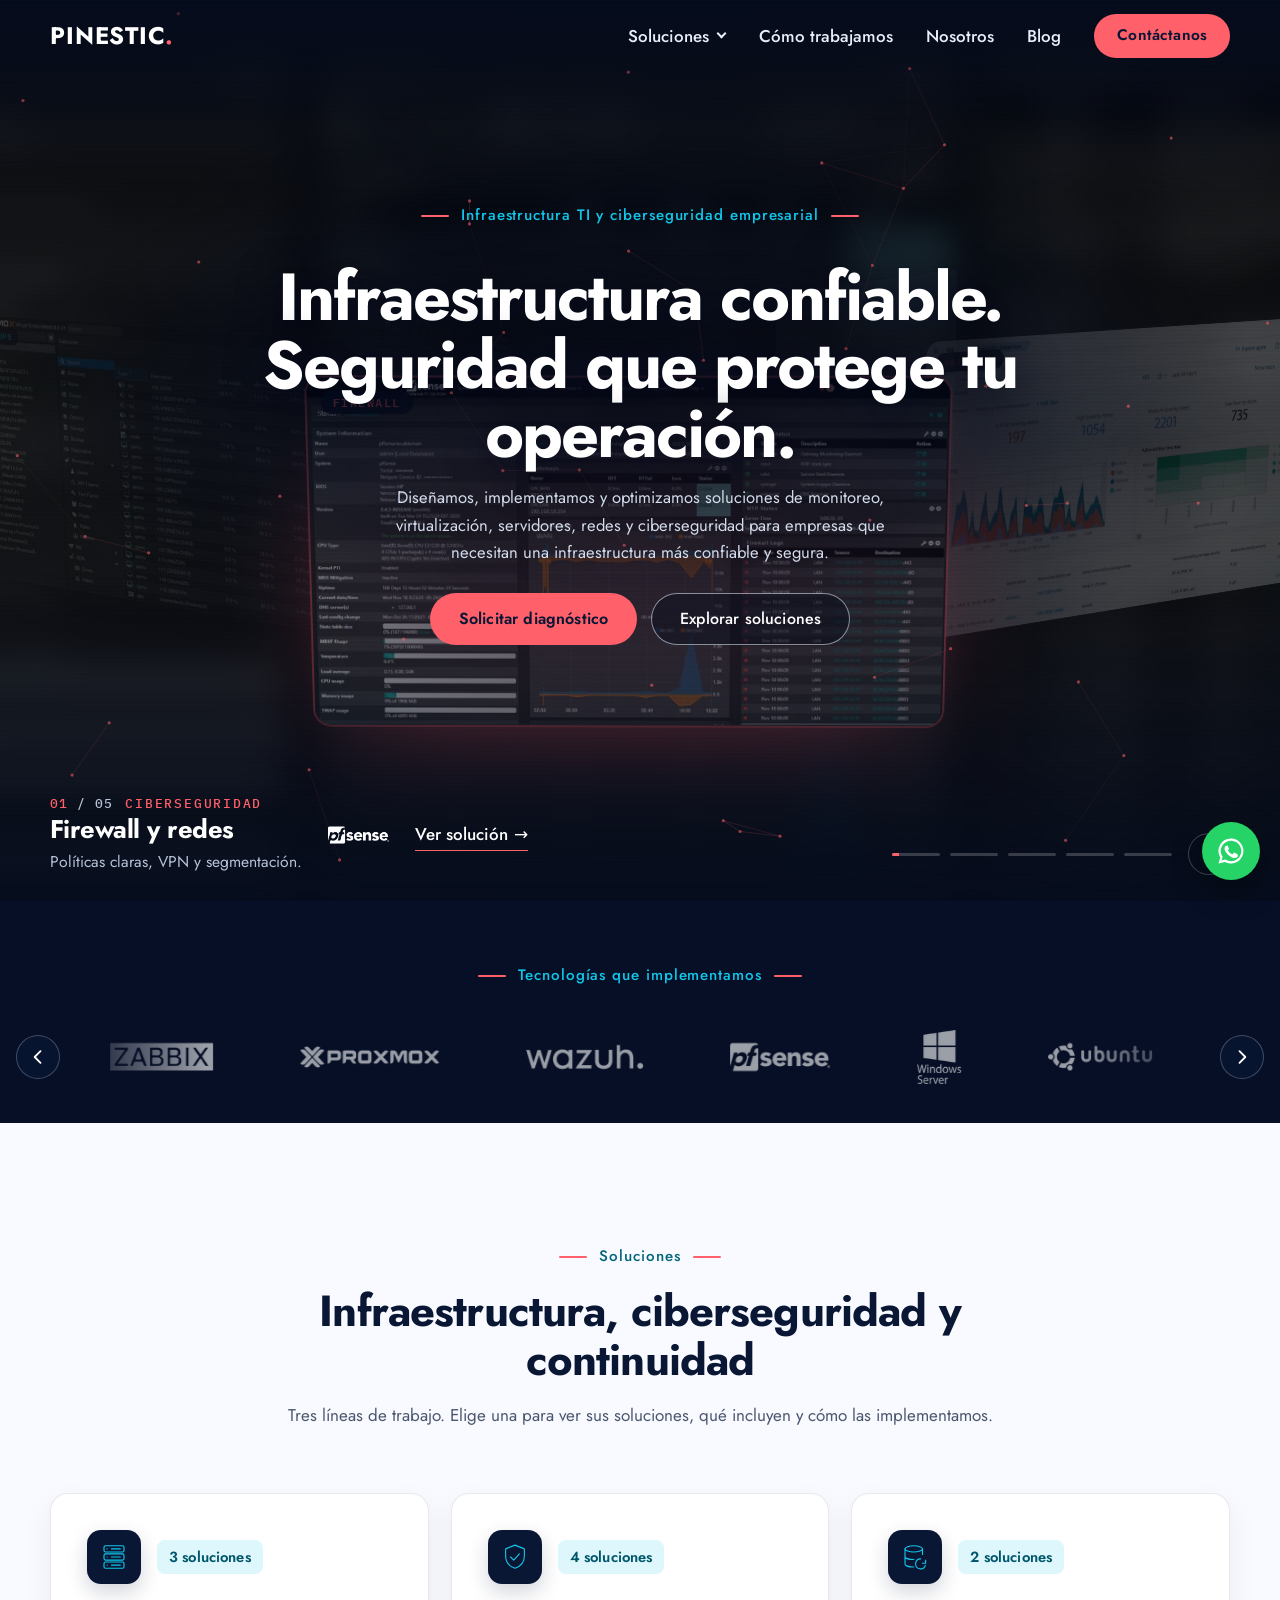
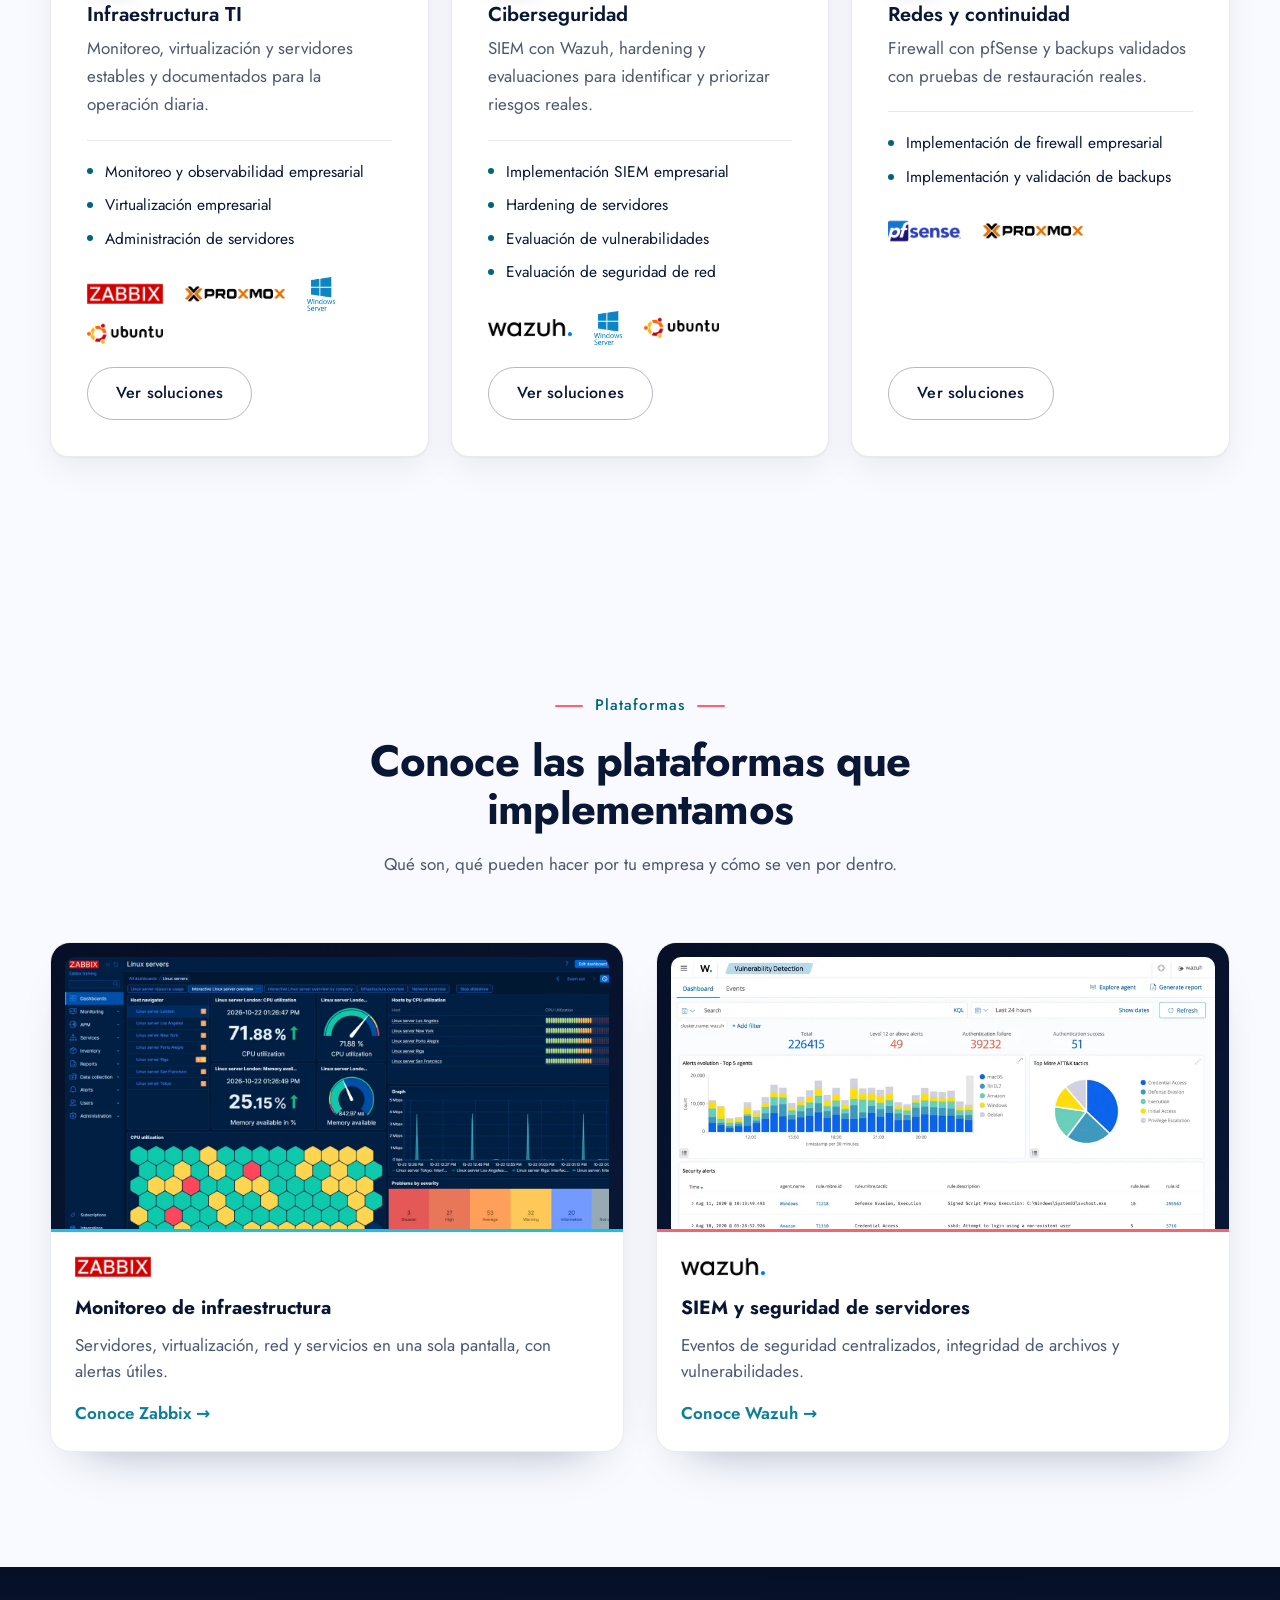
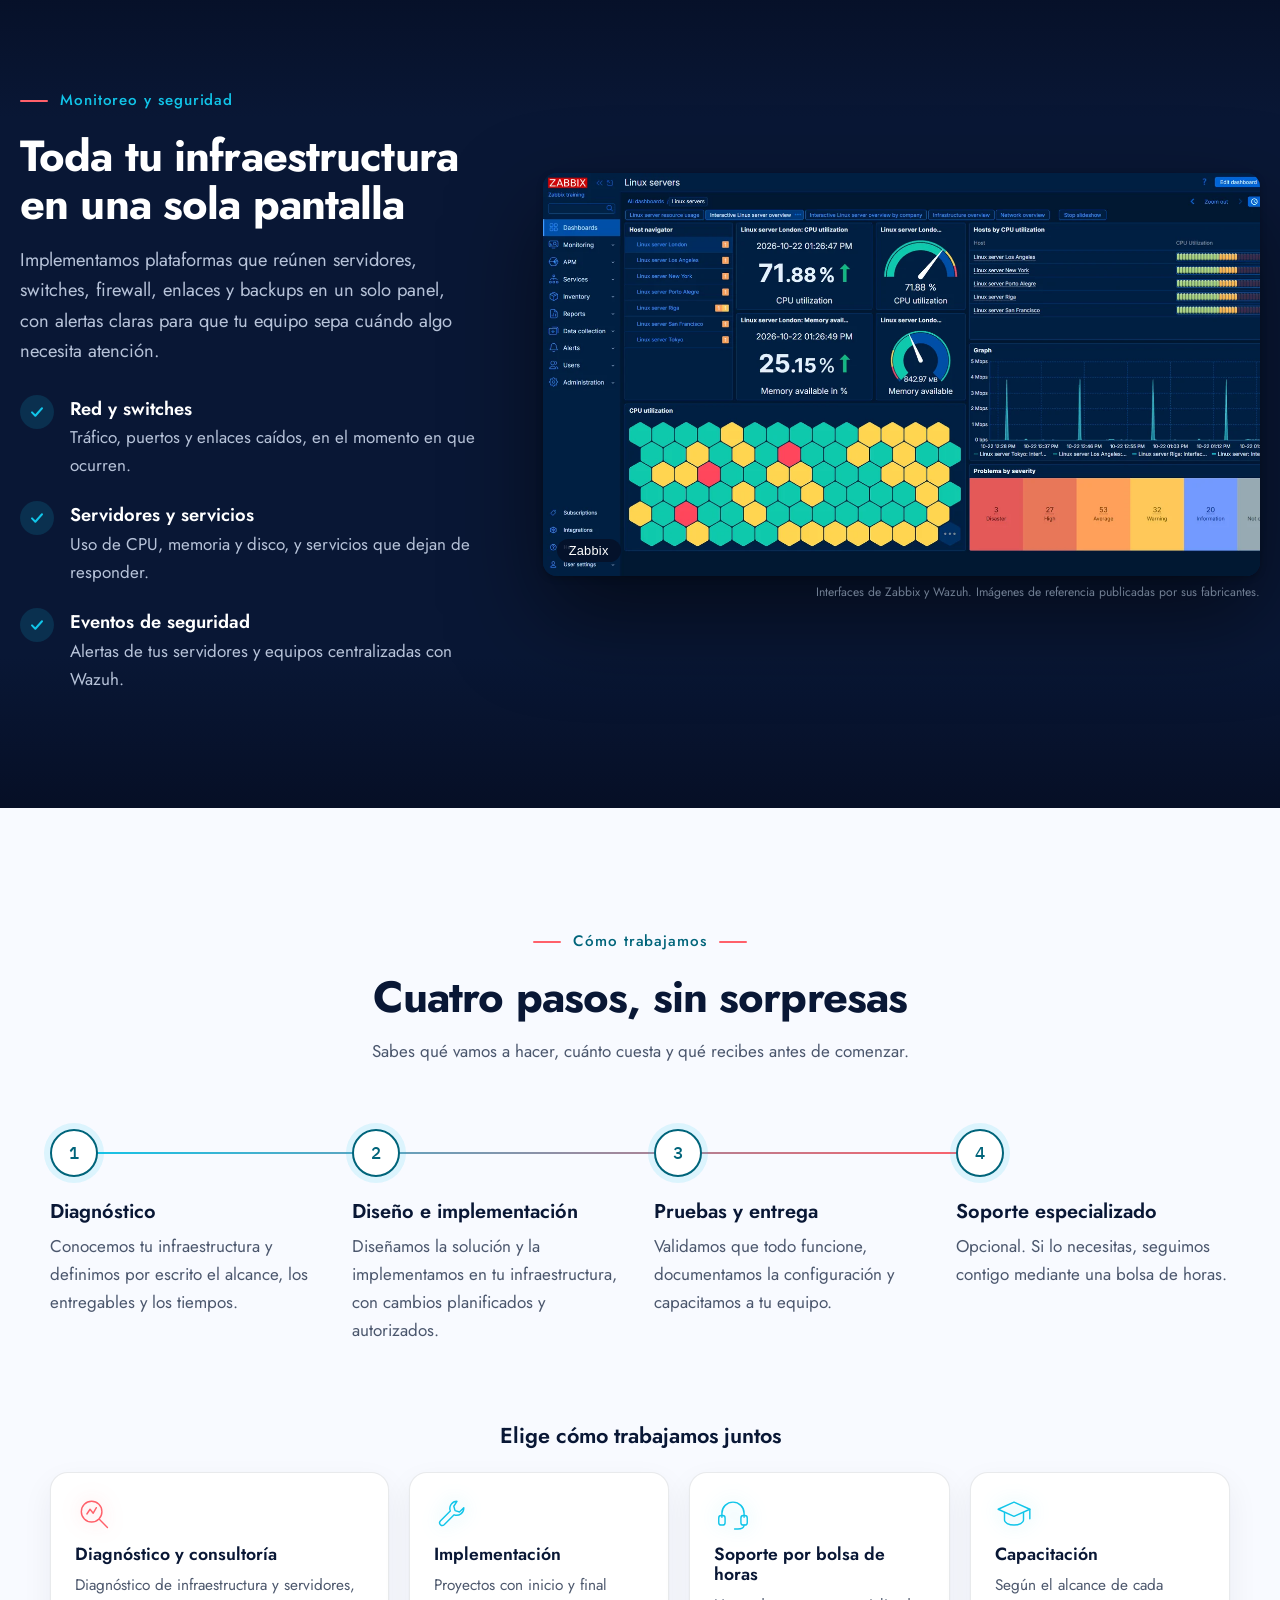
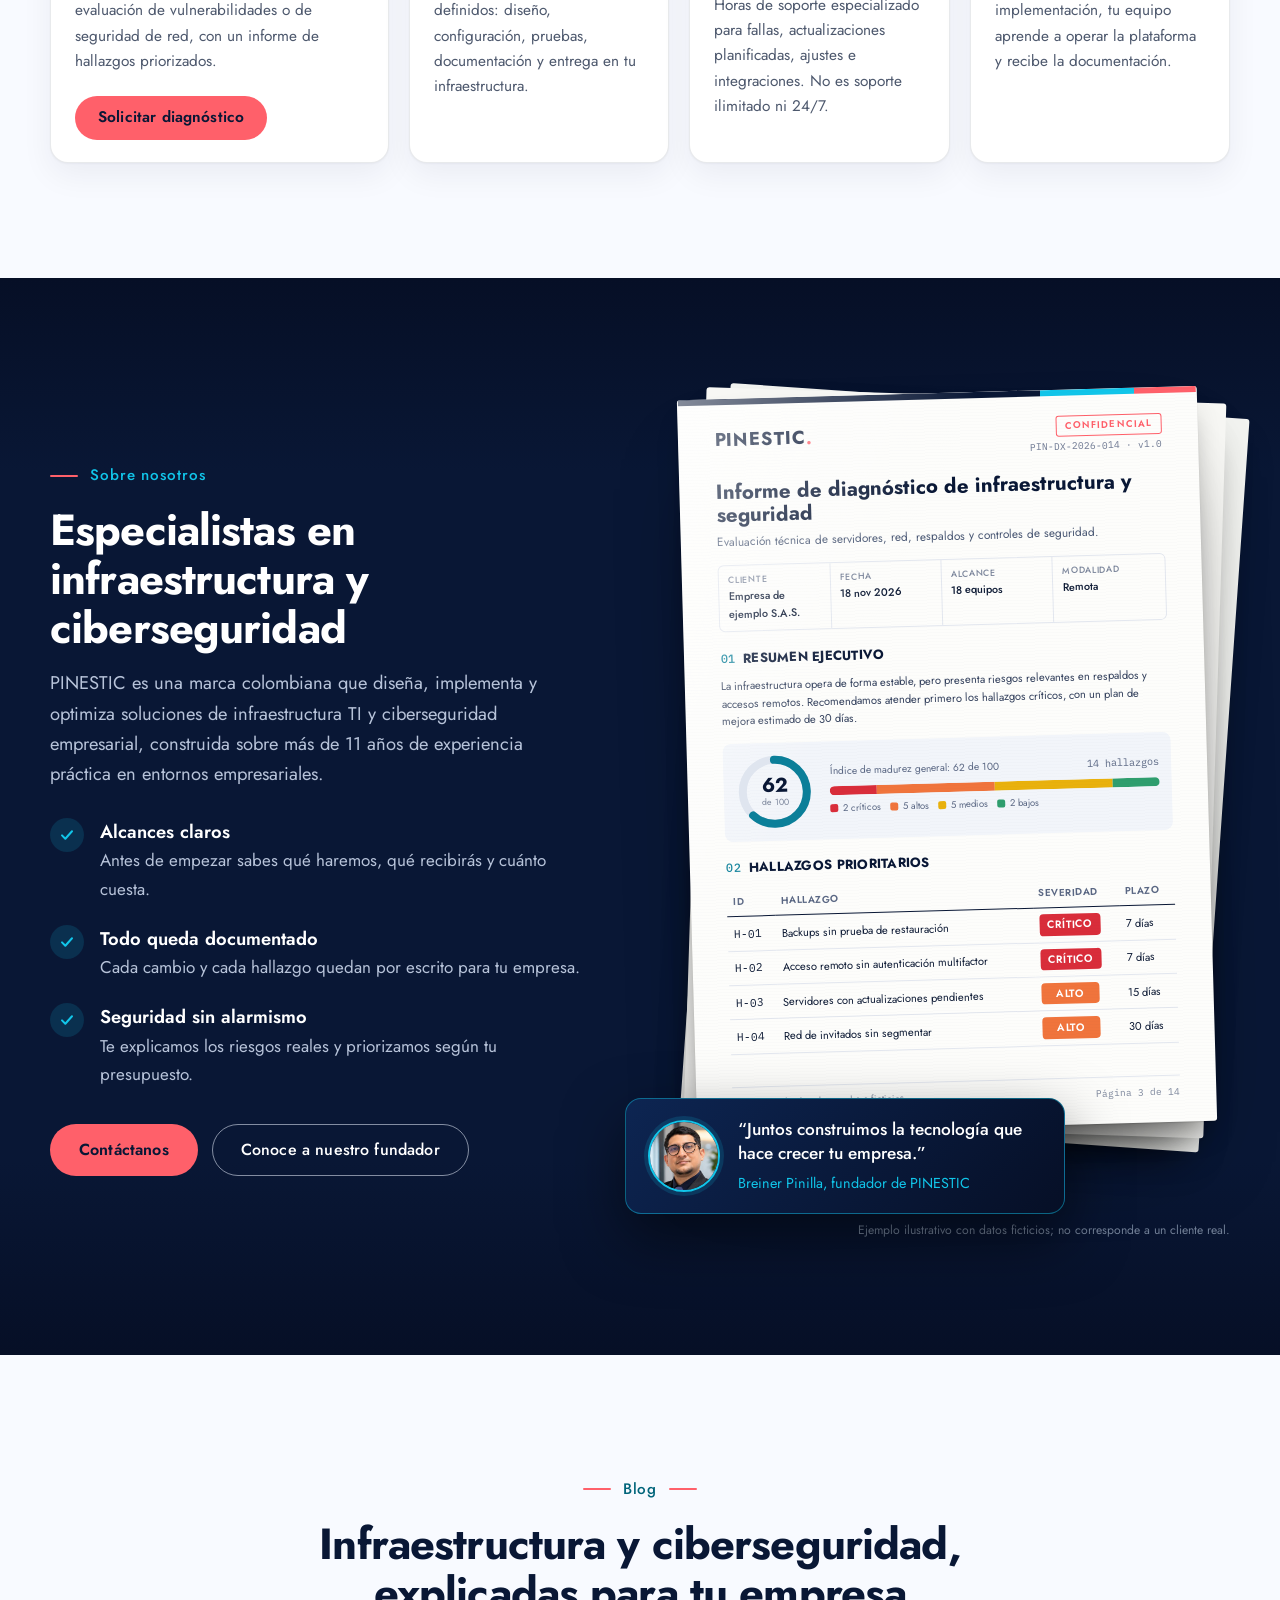
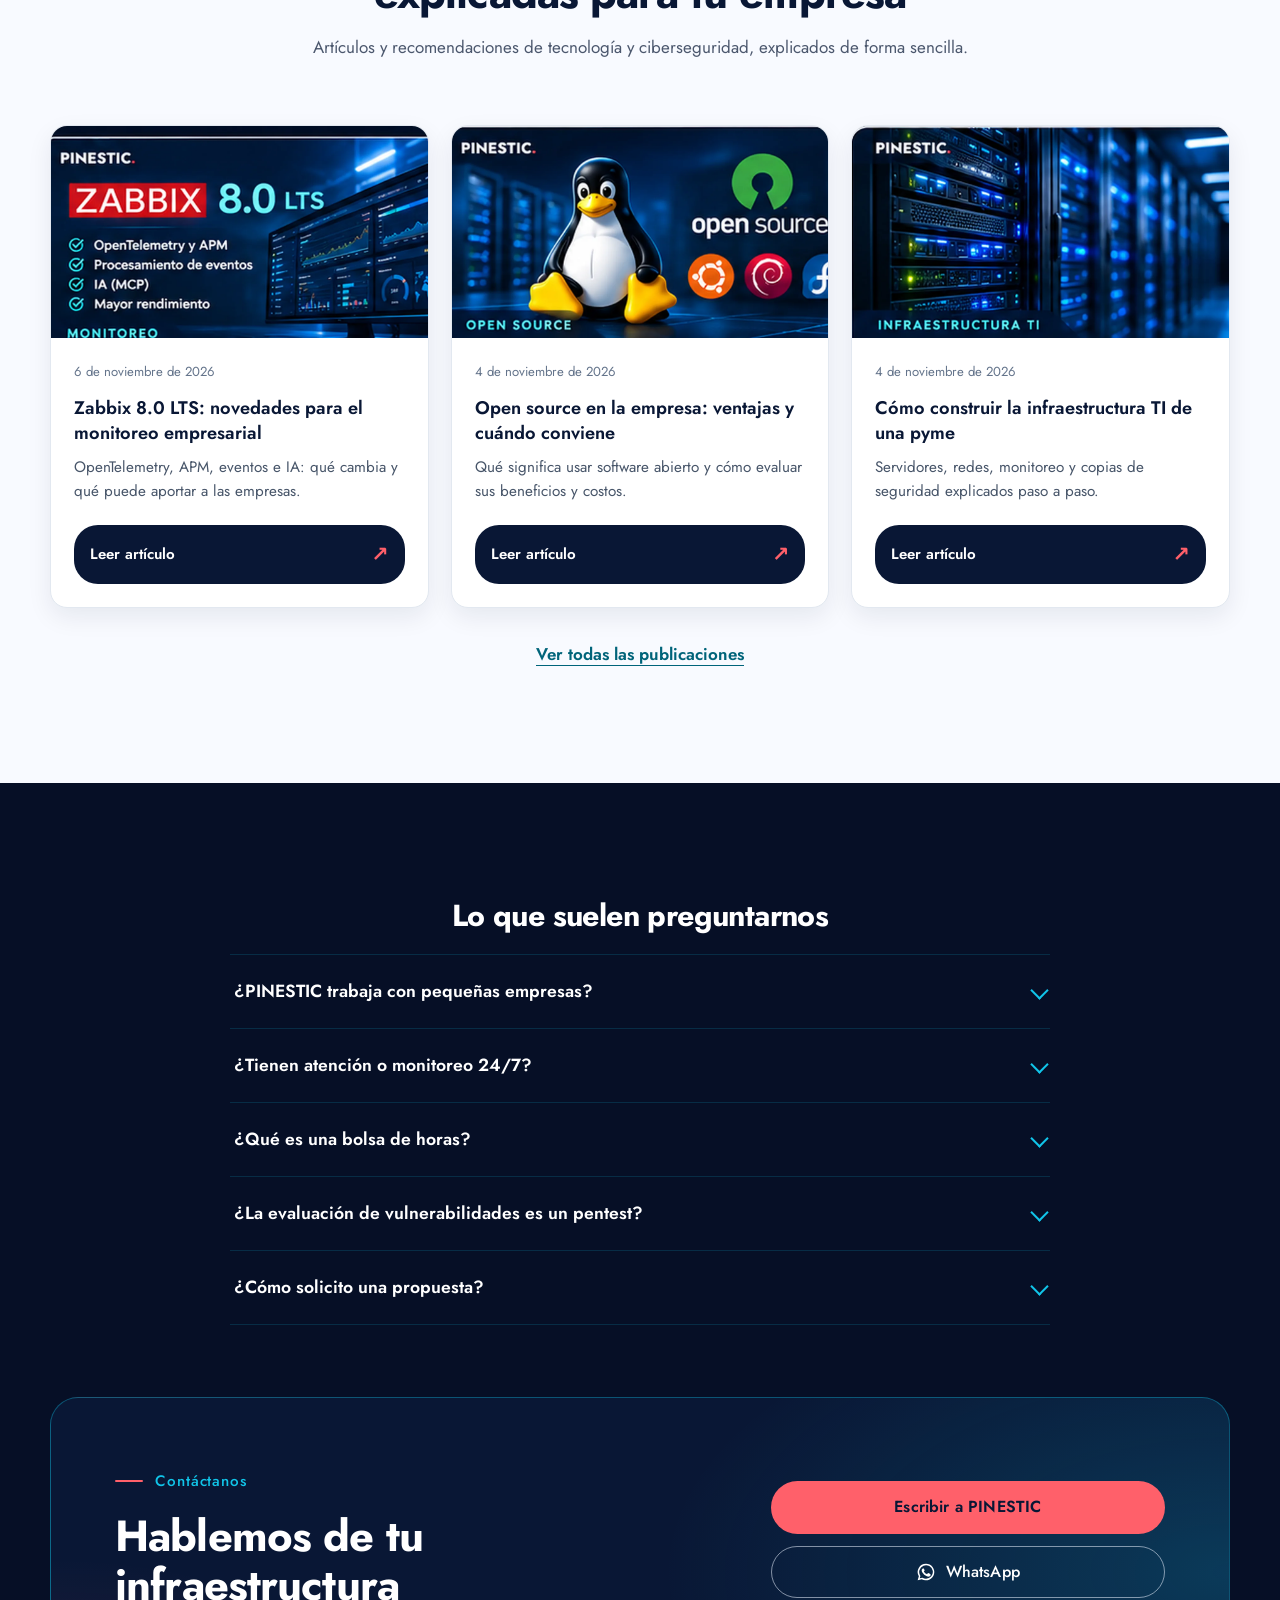
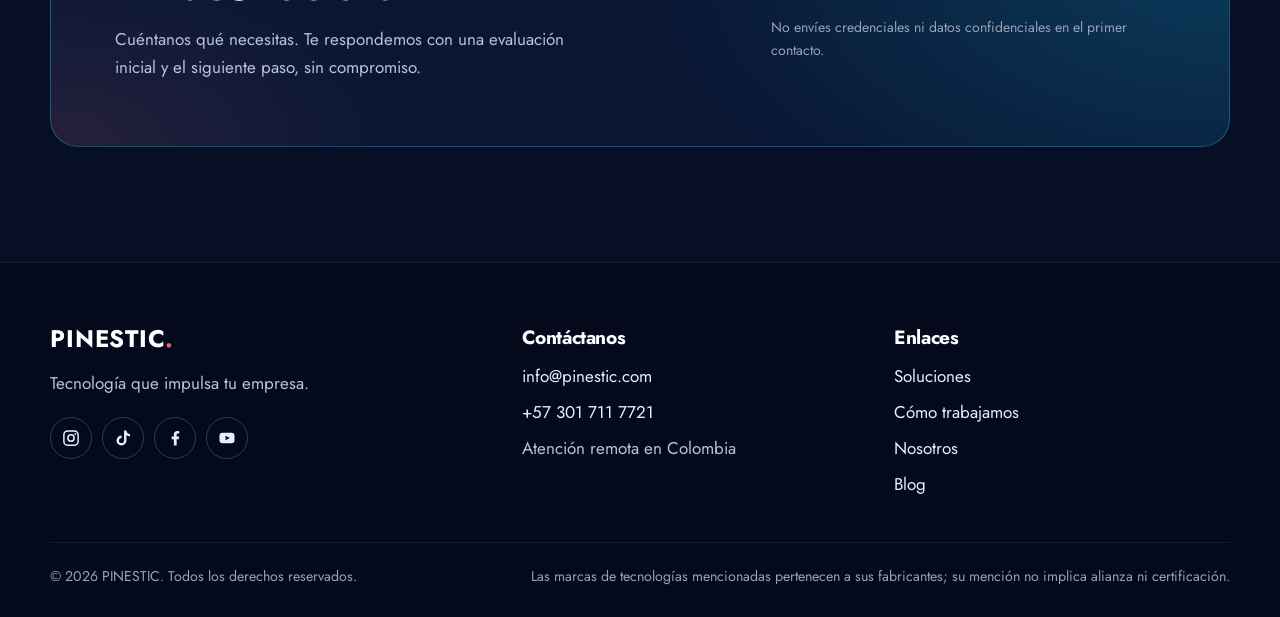
<file: index.html>
<!DOCTYPE html>
<html lang="es-CO">
<head>
<meta charset="UTF-8">
<meta name="viewport" content="width=device-width, initial-scale=1, viewport-fit=cover">
<meta name="theme-color" content="#060f26">
<title>PINESTIC | Infraestructura TI y ciberseguridad empresarial en Colombia</title>
<meta name="description" content="Monitoreo con Zabbix, virtualización con Proxmox VE, SIEM con Wazuh, firewall con pfSense y backups para empresas en Colombia. Diagnósticos, implementación y soporte especializado.">
<meta name="robots" content="index,follow,max-image-preview:large">
<link rel="canonical" href="https://www.pinestic.com/">
<link rel="icon" type="image/png" sizes="48x48" href="/favicon.png">
<link rel="apple-touch-icon" href="/favicon.png">
<meta property="og:type" content="website">
<meta property="og:locale" content="es_CO">
<meta property="og:site_name" content="PINESTIC">
<meta property="og:title" content="PINESTIC | Infraestructura TI y ciberseguridad empresarial">
<meta property="og:description" content="Diseñamos, implementamos y optimizamos soluciones de monitoreo, virtualización, servidores, redes y ciberseguridad para empresas en Colombia.">
<meta property="og:url" content="https://www.pinestic.com/">
<meta property="og:image" content="https://www.pinestic.com/og-image.png">
<meta property="og:image:width" content="1200">
<meta property="og:image:height" content="630">
<meta property="og:image:alt" content="PINESTIC, infraestructura TI y ciberseguridad empresarial">
<meta name="twitter:card" content="summary_large_image">
<meta name="twitter:title" content="PINESTIC | Infraestructura TI y ciberseguridad empresarial">
<meta name="twitter:description" content="Monitoreo, virtualización, servidores, redes, backups y ciberseguridad para empresas en Colombia.">
<meta name="twitter:image" content="https://www.pinestic.com/og-image.png">
<link rel="preconnect" href="https://fonts.googleapis.com">
<link rel="preconnect" href="https://fonts.gstatic.com" crossorigin>
<link href="https://fonts.googleapis.com/css2?family=Jost:wght@400;500;600;700&family=IBM+Plex+Mono:wght@400;500&display=swap" rel="stylesheet">
<script type="application/ld+json">
{"@context":"https://schema.org","@graph":[
{"@type":"Organization","@id":"https://www.pinestic.com/#organization","name":"PINESTIC","url":"https://www.pinestic.com/","logo":"https://www.pinestic.com/logo.png","email":"info@pinestic.com","telephone":"+57 301 711 7721","areaServed":{"@type":"Country","name":"Colombia"},"description":"Diseño, implementación y optimización de soluciones de infraestructura TI y ciberseguridad empresarial: monitoreo, virtualización, servidores, SIEM, hardening, evaluaciones de seguridad, firewall y backups, con soporte especializado por bolsas de horas.","founder":{"@id":"https://www.pinestic.com/#founder"},"sameAs":["https://www.instagram.com/pines.tic/","https://www.tiktok.com/@pines.tic","https://www.facebook.com/profile.php?id=61591644321482","https://www.youtube.com/channel/UCGhiNkfMXRxOqzxNWAKLv7A"]},
{"@type":"Person","@id":"https://www.pinestic.com/#founder","name":"Breiner Pinilla","jobTitle":"Ingeniero de sistemas","url":"https://www.pinestic.com/#nosotros","sameAs":["https://www.linkedin.com/in/breiner-pinilla-padilla-23a3751aa/"]},
{"@type":"WebSite","@id":"https://www.pinestic.com/#website","name":"PINESTIC","url":"https://www.pinestic.com/","inLanguage":"es-CO","publisher":{"@id":"https://www.pinestic.com/#organization"}},
{"@type":"WebPage","@id":"https://www.pinestic.com/#webpage","url":"https://www.pinestic.com/","name":"PINESTIC | Infraestructura TI y ciberseguridad empresarial en Colombia","isPartOf":{"@id":"https://www.pinestic.com/#website"},"about":{"@id":"https://www.pinestic.com/#organization"},"inLanguage":"es-CO"}]}
</script>
<link rel="stylesheet" href="/styles.css">
<script>document.documentElement.classList.add('js')</script>
<script src="/main.js" defer></script>
</head>
<body>
<svg width="0" height="0" style="position:absolute" aria-hidden="true" focusable="false">
<symbol id="i-ig" viewBox="0 0 24 24"><rect x="2.5" y="2.5" width="19" height="19" rx="5" fill="none" stroke="currentColor" stroke-width="2"/><circle cx="12" cy="12" r="4.2" fill="none" stroke="currentColor" stroke-width="2"/><circle cx="17.7" cy="6.5" r="1.3" fill="currentColor"/></symbol>
<symbol id="i-tt" viewBox="0 0 24 24"><path fill="currentColor" d="M16.6 2h-3.2v13.4a3.4 3.4 0 1 1-3.3-3.4V8.8a6.6 6.6 0 1 0 6.5 6.6V8.3a8 8 0 0 0 4.7 1.5V6.6A4.8 4.8 0 0 1 16.6 2Z"/></symbol>
<symbol id="i-fb" viewBox="0 0 24 24"><path fill="currentColor" d="M14.2 22v-8.5h2.9l.5-3.5h-3.4V7.8c0-1 .3-1.7 1.8-1.7h1.8V3a23 23 0 0 0-2.7-.2c-2.7 0-4.6 1.7-4.6 4.7V10H7.5v3.5h3V22Z"/></symbol>
<symbol id="i-yt" viewBox="0 0 24 24"><rect x="2" y="5" width="20" height="14" rx="4" fill="currentColor"/><path d="m10 9 6 3-6 3Z" fill="#091735"/></symbol>
<symbol id="i-in" viewBox="0 0 24 24"><path fill="currentColor" d="M4.5 3a2 2 0 1 0 0 4 2 2 0 0 0 0-4ZM3 9h3v12H3Zm5.5 0h3v1.6c.5-1 1.7-1.9 3.5-1.9 3.7 0 4.4 2.3 4.4 5.4V21h-3v-6.2c0-1.5 0-3.4-2.2-3.4s-2.7 1.7-2.7 3.3V21h-3Z"/></symbol>
<symbol id="i-wa" viewBox="0 0 24 24"><path fill="currentColor" d="M12 2a10 10 0 0 0-8.6 15.1L2 22l5-1.3A10 10 0 1 0 12 2Zm0 18.2a8.2 8.2 0 0 1-4.2-1.2l-.3-.2-3 .8.8-2.9-.2-.3A8.2 8.2 0 1 1 12 20.2Zm4.5-6.1c-.2-.1-1.5-.7-1.7-.8s-.4-.1-.6.1l-.8 1c-.1.2-.3.2-.5.1a6.7 6.7 0 0 1-3.3-2.9c-.2-.4.2-.4.7-1.3.1-.2 0-.3 0-.4l-.8-1.8c-.2-.5-.4-.4-.6-.4h-.5a1 1 0 0 0-.7.3 3 3 0 0 0-.9 2.2 5.2 5.2 0 0 0 1.1 2.7 11.8 11.8 0 0 0 4.5 4c1.7.7 2.3.8 3.2.6a2.7 2.7 0 0 0 1.8-1.2 2.2 2.2 0 0 0 .1-1.3c0-.1-.2-.2-.5-.3Z"/></symbol>
<!-- Íconos del diagrama de red -->
<symbol id="n-globe" viewBox="0 0 24 24"><g fill="none" stroke="currentColor" stroke-width="1.6"><circle cx="12" cy="12" r="9"/><ellipse cx="12" cy="12" rx="4" ry="9"/><path d="M3 12h18"/></g></symbol>
<symbol id="n-wall" viewBox="0 0 24 24"><g fill="none" stroke="currentColor" stroke-width="1.6"><rect x="3" y="4" width="18" height="16" rx="2"/><path d="M3 9.3h18M3 14.6h18M9 4v5.3M15 9.3v5.3M9 14.6V20"/></g></symbol>
<symbol id="n-lock" viewBox="0 0 24 24"><g fill="none" stroke="currentColor" stroke-width="1.6"><rect x="5" y="10" width="14" height="10" rx="2"/><path d="M8 10V7.5a4 4 0 0 1 8 0V10M12 14v2.5"/></g></symbol>
<symbol id="n-switch" viewBox="0 0 24 24"><g fill="none" stroke="currentColor" stroke-width="1.6"><rect x="2.5" y="8" width="19" height="8" rx="2"/><path d="M6 12h.01M9 12h.01M12 12h.01M15 12h.01M18 12h.01" stroke-linecap="round" stroke-width="2.2"/></g></symbol>
<symbol id="n-server" viewBox="0 0 24 24"><g fill="none" stroke="currentColor" stroke-width="1.6"><rect x="4" y="3.5" width="16" height="7" rx="1.6"/><rect x="4" y="13.5" width="16" height="7" rx="1.6"/><path d="M7.5 7h.01M7.5 17h.01M11 7h5.5M11 17h5.5" stroke-linecap="round"/></g></symbol>
<symbol id="n-cube" viewBox="0 0 24 24"><g fill="none" stroke="currentColor" stroke-width="1.6" stroke-linejoin="round"><path d="m12 2.5 8.5 4.7v9.6L12 21.5l-8.5-4.7V7.2Z"/><path d="m3.5 7.2 8.5 4.7 8.5-4.7M12 11.9v9.6"/></g></symbol>
<symbol id="n-db" viewBox="0 0 24 24"><g fill="none" stroke="currentColor" stroke-width="1.6"><ellipse cx="12" cy="5.5" rx="7.5" ry="2.8"/><path d="M4.5 5.5v13c0 1.5 3.4 2.8 7.5 2.8s7.5-1.3 7.5-2.8v-13M4.5 12c0 1.5 3.4 2.8 7.5 2.8s7.5-1.3 7.5-2.8"/></g></symbol>
<symbol id="n-pulse" viewBox="0 0 24 24"><g fill="none" stroke="currentColor" stroke-width="1.6" stroke-linejoin="round"><rect x="2.5" y="4" width="19" height="13" rx="2"/><path d="M6 11h2.5l1.5-3 2.5 6 1.5-3H18M9 20.5h6"/></g></symbol>
<symbol id="s-infra" viewBox="0 0 48 48"><g fill="none" stroke="currentColor" stroke-width="1.8" stroke-linecap="round" stroke-linejoin="round"><rect x="8" y="6" width="32" height="10" rx="2.5"/><rect x="8" y="19" width="32" height="10" rx="2.5"/><rect x="8" y="32" width="32" height="10" rx="2.5"/><path d="M13 11h.01M13 24h.01M13 37h.01M20 11h14M20 24h14M20 37h14"/></g></symbol>
<symbol id="s-monitor" viewBox="0 0 48 48"><g fill="none" stroke="currentColor" stroke-width="1.8" stroke-linecap="round" stroke-linejoin="round"><rect x="5" y="8" width="38" height="26" rx="3"/><path d="M11 24h6l3-7 5 12 3-7h9M17 41h14M24 34v7"/></g></symbol>
<symbol id="s-shield" viewBox="0 0 48 48"><g fill="none" stroke="currentColor" stroke-width="1.8" stroke-linecap="round" stroke-linejoin="round"><path d="M24 5 9 11v11c0 10 6.4 17.2 15 20 8.6-2.8 15-10 15-20V11Z"/><path d="m17 24 5 5 9-10"/></g></symbol>
<symbol id="s-backup" viewBox="0 0 48 48"><g fill="none" stroke="currentColor" stroke-width="1.8" stroke-linecap="round" stroke-linejoin="round"><ellipse cx="22" cy="11" rx="14" ry="5"/><path d="M8 11v24c0 2.8 6.3 5 14 5M36 11v9M8 23c0 2.8 6.3 5 14 5"/><path d="M33 27a8 8 0 1 0 7.6 10.5M41 29v5h-5"/></g></symbol>
<symbol id="s-consult" viewBox="0 0 48 48"><g fill="none" stroke="currentColor" stroke-width="1.8" stroke-linecap="round" stroke-linejoin="round"><circle cx="21" cy="21" r="13"/><path d="m31 31 10 10M15 24l4-6 4 5 4-7"/></g></symbol>
<symbol id="s-wall" viewBox="0 0 48 48"><g fill="none" stroke="currentColor" stroke-width="1.8" stroke-linecap="round" stroke-linejoin="round"><rect x="6" y="9" width="36" height="30" rx="3"/><path d="M6 19h36M6 29h36M17 9v10M31 19v10M17 29v10"/></g></symbol>
<symbol id="s-cube" viewBox="0 0 48 48"><g fill="none" stroke="currentColor" stroke-width="1.8" stroke-linejoin="round"><path d="m24 5 17 9.5v19L24 43 7 33.5v-19Z"/><path d="m7 14.5 17 9.5 17-9.5M24 24v19"/></g></symbol>
<symbol id="s-tools" viewBox="0 0 48 48"><g fill="none" stroke="currentColor" stroke-width="1.8" stroke-linecap="round" stroke-linejoin="round"><path d="M29 8a9 9 0 0 0-8.4 12.2L8 32.8a3.4 3.4 0 0 0 4.8 4.8l12.6-12.6A9 9 0 0 0 37.6 16l-5.4 5.4-5.6-1.6-1.6-5.6Z"/></g></symbol>
<symbol id="s-support" viewBox="0 0 48 48"><g fill="none" stroke="currentColor" stroke-width="1.8" stroke-linecap="round" stroke-linejoin="round"><path d="M10 28v-5a14 14 0 0 1 28 0v5"/><rect x="6" y="26" width="8" height="12" rx="3"/><rect x="34" y="26" width="8" height="12" rx="3"/><path d="M38 38c0 3-3 5-8 5h-4"/></g></symbol>
<symbol id="s-learn" viewBox="0 0 48 48"><g fill="none" stroke="currentColor" stroke-width="1.8" stroke-linecap="round" stroke-linejoin="round"><path d="M4 18 24 9l20 9-20 9Z"/><path d="M12 22v10c0 3 5.4 6 12 6s12-3 12-6V22M44 18v12"/></g></symbol>
<symbol id="i-check" viewBox="0 0 24 24"><path d="m6 12.5 4 4 8-9" fill="none" stroke="currentColor" stroke-width="2.4" stroke-linecap="round" stroke-linejoin="round"/></symbol>
</svg>

<!--HEADER-->
<a class="skip-link" href="#contenido">Saltar al contenido</a>
<header class="site-header" data-header>
  <div class="container header-inner">
    <a class="brand" href="/" aria-label="PINESTIC, ir al inicio">PINESTIC<span class="brand-dot">.</span></a>
    <button class="nav-toggle" type="button" aria-expanded="false" aria-controls="menu" data-nav-toggle>
      <span class="nav-toggle-bars" aria-hidden="true"></span><span class="sr-only">Abrir menú</span>
    </button>
    <nav class="main-nav" id="menu" aria-label="Navegación principal" data-nav>
      <div class="nav-group" data-subnav>
        <button class="nav-sub-toggle" type="button" aria-expanded="false" aria-controls="sub-soluciones">Soluciones</button>
        <ul class="nav-sub" id="sub-soluciones">
          <li><a href="/soluciones/infraestructura/"><strong>Infraestructura TI</strong><span>Monitoreo, virtualización y servidores</span></a></li>
          <li><a href="/soluciones/ciberseguridad/"><strong>Ciberseguridad</strong><span>SIEM, hardening y evaluaciones</span></a></li>
          <li><a href="/soluciones/redes-y-continuidad/"><strong>Redes y continuidad</strong><span>Firewall y backups</span></a></li>
          <li class="nav-sub-label" aria-hidden="true">Plataformas</li>
          <li><a href="/plataformas/zabbix/"><strong>Conoce Zabbix</strong><span>Monitoreo de infraestructura</span></a></li>
          <li><a href="/plataformas/wazuh/"><strong>Conoce Wazuh</strong><span>SIEM y seguridad de servidores</span></a></li>
          <li class="nav-sub-all"><a href="/#servicios">Ver todas las soluciones</a></li>
        </ul>
      </div>
      <a href="/#metodologia">Cómo trabajamos</a>
      <a href="/#nosotros">Nosotros</a>
      <a href="/blog/">Blog</a>
      <a class="button button-small primary" href="/#contacto">Contáctanos</a>
    </nav>
  </div>
</header>
<!--/HEADER-->

<main id="contenido">
  <!-- INICIO: anillo 3D de soluciones detrás del título -->
  <section class="hr" id="inicio" data-hr aria-labelledby="hero-title" aria-roledescription="carrusel">
    <div class="hr-bgs" aria-hidden="true">
      <div class="hr-bg is-on"><img src="/img/inicio/firewall-900.webp" alt="" decoding="async"></div>
      <div class="hr-bg"><img src="/img/inicio/hardening-900.webp" alt="" decoding="async"></div>
      <div class="hr-bg"><img src="/img/inicio/siem-900.webp" alt="" decoding="async"></div>
      <div class="hr-bg"><img src="/img/inicio/monitoreo-900.webp" alt="" decoding="async"></div>
      <div class="hr-bg"><img src="/img/inicio/backups-900.webp" alt="" decoding="async"></div>
    </div>
    <div class="hr-stage" aria-hidden="true">
      <div class="hr-ring" data-hr-ring>
        <div class="hr-card" style="--hr-c:var(--coral)"><img src="/img/inicio/firewall-1600.webp" srcset="/img/inicio/firewall-900.webp 900w, /img/inicio/firewall-1600.webp 1600w" sizes="(max-width:820px) 86vw, 50vw" alt="" decoding="async" fetchpriority="high"><span class="hr-tag">Firewall</span></div>
        <div class="hr-card" style="--hr-c:var(--coral)"><img src="/img/inicio/hardening-1600.webp" srcset="/img/inicio/hardening-900.webp 900w, /img/inicio/hardening-1600.webp 1600w" sizes="(max-width:820px) 86vw, 50vw" alt="" decoding="async"><span class="hr-tag">Hardening</span></div>
        <div class="hr-card" style="--hr-c:var(--coral)"><img src="/img/inicio/siem-1600.webp" srcset="/img/inicio/siem-900.webp 900w, /img/inicio/siem-1600.webp 1600w" sizes="(max-width:820px) 86vw, 50vw" alt="" decoding="async"><span class="hr-tag">SIEM</span></div>
        <div class="hr-card" style="--hr-c:var(--cyan)"><img src="/img/inicio/monitoreo-1600.webp" srcset="/img/inicio/monitoreo-900.webp 900w, /img/inicio/monitoreo-1600.webp 1422w" sizes="(max-width:820px) 86vw, 50vw" alt="" decoding="async"><span class="hr-tag">Monitoreo</span></div>
        <div class="hr-card" style="--hr-c:var(--cyan)"><img src="/img/inicio/backups-1600.webp" srcset="/img/inicio/backups-900.webp 900w, /img/inicio/backups-1600.webp 1600w" sizes="(max-width:820px) 86vw, 50vw" alt="" decoding="async"><span class="hr-tag">Backups</span></div>
      </div>
    </div>
    <div class="hr-veil" aria-hidden="true"></div>
    <div class="hr-scan" aria-hidden="true"></div>
    <canvas class="hr-net" aria-hidden="true"></canvas>
    <div class="hr-copy">
      <p class="pill">Infraestructura TI y ciberseguridad empresarial</p>
      <h1 id="hero-title">Infraestructura confiable. Seguridad que protege tu operación.</h1>
      <p class="lead">Diseñamos, implementamos y optimizamos soluciones de monitoreo, virtualización, servidores, redes y ciberseguridad para empresas que necesitan una infraestructura más confiable y segura.</p>
      <div class="actions">
        <a class="button primary" href="mailto:info@pinestic.com?subject=Solicitud%20de%20diagn%C3%B3stico%20-%20PINESTIC">Solicitar diagnóstico</a>
        <a class="button outline" href="#servicios">Explorar soluciones</a>
      </div>
    </div>
    <div class="hr-dock">
      <div class="container hr-dock-in">
        <div class="hr-sol" aria-live="polite">
          <article class="hr-item is-on" data-color="coral" style="--hr-c:var(--coral)">
            <div class="hr-txt"><p class="hr-meta"><b>01</b> / 05<em>Ciberseguridad</em></p><h2 data-hr-title>Firewall y redes</h2><p>Políticas claras, VPN y segmentación.</p></div>
            <ul class="hr-logos" aria-label="Tecnologías"><li class="hr-lg-pfsense"><img src="/logos/pfsense.png" alt="pfSense" width="240" height="80"></li></ul>
            <a class="hr-go" href="/soluciones/redes-y-continuidad/">Ver solución <span aria-hidden="true">→</span></a>
          </article>
          <article class="hr-item" data-color="coral" style="--hr-c:var(--coral)" aria-hidden="true">
            <div class="hr-txt"><p class="hr-meta"><b>02</b> / 05<em>Ciberseguridad</em></p><h2 data-hr-title>Hardening de servidores</h2><p>Servicios, permisos y accesos reforzados.</p></div>
            <ul class="hr-logos" aria-label="Tecnologías"><li class="hr-lg-windows-server"><img src="/logos/windows-server.png" alt="Windows Server" width="240" height="80"></li><li class="hr-lg-ubuntu"><img src="/logos/ubuntu.png" alt="Ubuntu Linux" width="240" height="80"></li></ul>
            <a class="hr-go" href="/soluciones/ciberseguridad/">Ver solución <span aria-hidden="true">→</span></a>
          </article>
          <article class="hr-item" data-color="coral" style="--hr-c:var(--coral)" aria-hidden="true">
            <div class="hr-txt"><p class="hr-meta"><b>03</b> / 05<em>Ciberseguridad</em></p><h2 data-hr-title>SIEM con Wazuh</h2><p>Eventos de seguridad centralizados.</p></div>
            <ul class="hr-logos" aria-label="Tecnologías"><li class="hr-lg-wazuh"><img src="/logos/wazuh.png" alt="Wazuh" width="240" height="80"></li></ul>
            <a class="hr-go" href="/soluciones/ciberseguridad/">Ver solución <span aria-hidden="true">→</span></a>
          </article>
          <article class="hr-item" data-color="cyan" style="--hr-c:var(--cyan)" aria-hidden="true">
            <div class="hr-txt"><p class="hr-meta"><b>04</b> / 05<em>Infraestructura TI</em></p><h2 data-hr-title>Monitoreo y virtualización</h2><p>Servidores y máquinas virtuales estables.</p></div>
            <ul class="hr-logos" aria-label="Tecnologías"><li class="hr-lg-zabbix"><img src="/logos/zabbix.png" alt="Zabbix" width="240" height="80"></li><li class="hr-lg-proxmox"><img src="/logos/proxmox.png" alt="Proxmox VE" width="240" height="80"></li></ul>
            <a class="hr-go" href="/soluciones/infraestructura/">Ver solución <span aria-hidden="true">→</span></a>
          </article>
          <article class="hr-item" data-color="cyan" style="--hr-c:var(--cyan)" aria-hidden="true">
            <div class="hr-txt"><p class="hr-meta"><b>05</b> / 05<em>Redes y continuidad</em></p><h2 data-hr-title>Backups validados</h2><p>Respaldos con restauración probada.</p></div>
            <ul class="hr-logos" aria-label="Tecnologías"><li class="hr-lg-proxmox"><img src="/logos/proxmox.png" alt="Proxmox Backup Server" width="240" height="80"></li></ul>
            <a class="hr-go" href="/soluciones/redes-y-continuidad/">Ver solución <span aria-hidden="true">→</span></a>
          </article>
        </div>
        <div class="hr-ctrl"><button class="hr-dot" type="button" data-hr-go="0" style="--hr-c:var(--coral)" aria-label="Firewall y redes"><span></span></button><button class="hr-dot" type="button" data-hr-go="1" style="--hr-c:var(--coral)" aria-label="Hardening de servidores"><span></span></button><button class="hr-dot" type="button" data-hr-go="2" style="--hr-c:var(--coral)" aria-label="SIEM con Wazuh"><span></span></button><button class="hr-dot" type="button" data-hr-go="3" style="--hr-c:var(--cyan)" aria-label="Monitoreo y virtualización"><span></span></button><button class="hr-dot" type="button" data-hr-go="4" style="--hr-c:var(--cyan)" aria-label="Backups validados"><span></span></button><button class="hr-pause" type="button" data-hr-pause aria-label="Pausar el carrusel"><svg viewBox="0 0 24 24" aria-hidden="true"><path class="ic-pause" d="M7 5h3.5v14H7zM13.5 5H17v14h-3.5z"/><path class="ic-play" d="M8 5.5v13l11-6.5z"/></svg></button></div>
      </div>
    </div>
  </section>

  <section class="tech-band" id="tecnologias" aria-labelledby="tech-title">
    <div class="tech-strip">
      <p class="pill pill-small" id="tech-title">Tecnologías que implementamos</p>
      <!-- LOGOS: cuando subas un archivo a /logos/ (por ejemplo zabbix.svg), agrega su nombre aquí, separado por espacios -->
      <div class="logo-carousel">
        <button class="lc-btn" type="button" data-dir="-1" aria-label="Ver tecnologías anteriores"><svg viewBox="0 0 24 24" aria-hidden="true"><path d="m15 5-7 7 7 7"/></svg></button>
        <div class="logo-marquee" data-logos="zabbix proxmox wazuh pfsense windows-server ubuntu"><div class="logo-rail" data-rail>
        <ul class="logo-track"><li class="logo" data-logo="zabbix"><span>Zabbix</span></li><li class="logo" data-logo="proxmox"><span>Proxmox</span></li><li class="logo" data-logo="wazuh"><span>Wazuh</span></li><li class="logo" data-logo="pfsense"><span>pfSense</span></li><li class="logo" data-logo="windows-server"><span>Windows Server</span></li><li class="logo" data-logo="ubuntu"><span>Ubuntu</span></li></ul>
        <ul class="logo-track" aria-hidden="true"><li class="logo" data-logo="zabbix"><span>Zabbix</span></li><li class="logo" data-logo="proxmox"><span>Proxmox</span></li><li class="logo" data-logo="wazuh"><span>Wazuh</span></li><li class="logo" data-logo="pfsense"><span>pfSense</span></li><li class="logo" data-logo="windows-server"><span>Windows Server</span></li><li class="logo" data-logo="ubuntu"><span>Ubuntu</span></li></ul>
        <ul class="logo-track" aria-hidden="true"><li class="logo" data-logo="zabbix"><span>Zabbix</span></li><li class="logo" data-logo="proxmox"><span>Proxmox</span></li><li class="logo" data-logo="wazuh"><span>Wazuh</span></li><li class="logo" data-logo="pfsense"><span>pfSense</span></li><li class="logo" data-logo="windows-server"><span>Windows Server</span></li><li class="logo" data-logo="ubuntu"><span>Ubuntu</span></li></ul>
      </div></div>
        <button class="lc-btn" type="button" data-dir="1" aria-label="Ver más tecnologías"><svg viewBox="0 0 24 24" aria-hidden="true"><path d="m9 5 7 7-7 7"/></svg></button>
      </div>
    </div>
  </section>

  <!-- SOLUCIONES -->
  <section class="section light" id="servicios" aria-labelledby="servicios-title">
    <div class="container">
      <header class="section-title">
        <p class="pill">Soluciones</p>
        <h2 id="servicios-title">Infraestructura, ciberseguridad y continuidad</h2>
        <p>Tres líneas de trabajo. Elige una para ver sus soluciones, qué incluyen y cómo las implementamos.</p>
      </header>
      <div class="card-grid">
        <article class="glow-card service-card line-card" data-glow>
          <div class="card-top"><span class="icon-box"><svg class="card-icon" aria-hidden="true"><use href="#s-infra"/></svg></span><p class="card-cat">3 soluciones</p></div>
          <h3>Infraestructura TI</h3>
          <p>Monitoreo, virtualización y servidores estables y documentados para la operación diaria.</p>
          <ul class="card-list"><li>Monitoreo y observabilidad empresarial</li><li>Virtualización empresarial</li><li>Administración de servidores</li></ul>
          <ul class="logo-row" aria-label="Tecnologías"><li class="lr-zabbix"><img src="/logos/color/zabbix.png" alt="Zabbix" loading="lazy" decoding="async"></li><li class="lr-proxmox"><img src="/logos/color/proxmox.png" alt="Proxmox VE" loading="lazy" decoding="async"></li><li class="lr-windows-server"><img src="/logos/color/windows-server.png" alt="Windows Server" loading="lazy" decoding="async"></li><li class="lr-ubuntu"><img src="/logos/color/ubuntu.png" alt="Ubuntu Linux" loading="lazy" decoding="async"></li></ul>
          <a class="button outline" href="/soluciones/infraestructura/">Ver soluciones</a>
        </article><article class="glow-card service-card line-card" data-glow>
          <div class="card-top"><span class="icon-box"><svg class="card-icon" aria-hidden="true"><use href="#s-shield"/></svg></span><p class="card-cat">4 soluciones</p></div>
          <h3>Ciberseguridad</h3>
          <p>SIEM con Wazuh, hardening y evaluaciones para identificar y priorizar riesgos reales.</p>
          <ul class="card-list"><li>Implementación SIEM empresarial</li><li>Hardening de servidores</li><li>Evaluación de vulnerabilidades</li><li>Evaluación de seguridad de red</li></ul>
          <ul class="logo-row" aria-label="Tecnologías"><li class="lr-wazuh"><img src="/logos/color/wazuh.png" alt="Wazuh" loading="lazy" decoding="async"></li><li class="lr-windows-server"><img src="/logos/color/windows-server.png" alt="Windows Server" loading="lazy" decoding="async"></li><li class="lr-ubuntu"><img src="/logos/color/ubuntu.png" alt="Ubuntu Linux" loading="lazy" decoding="async"></li></ul>
          <a class="button outline" href="/soluciones/ciberseguridad/">Ver soluciones</a>
        </article><article class="glow-card service-card line-card" data-glow>
          <div class="card-top"><span class="icon-box"><svg class="card-icon" aria-hidden="true"><use href="#s-backup"/></svg></span><p class="card-cat">2 soluciones</p></div>
          <h3>Redes y continuidad</h3>
          <p>Firewall con pfSense y backups validados con pruebas de restauración reales.</p>
          <ul class="card-list"><li>Implementación de firewall empresarial</li><li>Implementación y validación de backups</li></ul>
          <ul class="logo-row" aria-label="Tecnologías"><li class="lr-pfsense"><img src="/logos/color/pfsense.png" alt="pfSense" loading="lazy" decoding="async"></li><li class="lr-proxmox"><img src="/logos/color/proxmox.png" alt="Proxmox Backup Server" loading="lazy" decoding="async"></li></ul>
          <a class="button outline" href="/soluciones/redes-y-continuidad/">Ver soluciones</a>
        </article>
      </div>
    </div>
  </section>

  <!-- PLATAFORMAS: Conoce Zabbix y Wazuh -->
  <section class="section light section-white" id="plataformas" aria-labelledby="plataformas-title">
    <div class="container">
      <header class="section-title">
        <p class="pill">Plataformas</p>
        <h2 id="plataformas-title">Conoce las plataformas que implementamos</h2>
        <p>Qué son, qué pueden hacer por tu empresa y cómo se ven por dentro.</p>
      </header>
      <div class="pl-home">
        <a class="pl-home-card" href="/plataformas/zabbix/" style="--pl-c:var(--cyan)" data-reveal>
          <span class="pl-home-img"><img src="/img/panel-zabbix-servidores-900.webp" srcset="/img/panel-zabbix-servidores-900.webp 900w, /img/panel-zabbix-servidores-1600.webp 1422w" sizes="(max-width:860px) 92vw, 560px" width="1422" height="800" alt="" loading="lazy" decoding="async"></span>
          <span class="pl-home-body">
            <img class="pl-home-logo" src="/logos/color/zabbix.png" alt="Zabbix" width="240" height="80" loading="lazy">
            <strong>Monitoreo de infraestructura</strong>
            <span>Servidores, virtualización, red y servicios en una sola pantalla, con alertas útiles.</span>
            <em>Conoce Zabbix <span aria-hidden="true">→</span></em>
          </span>
        </a>
        <a class="pl-home-card" href="/plataformas/wazuh/" style="--pl-c:var(--coral)" data-reveal>
          <span class="pl-home-img"><img src="/img/panel-wazuh-900.webp" srcset="/img/panel-wazuh-900.webp 900w, /img/panel-wazuh-1600.webp 1600w" sizes="(max-width:860px) 92vw, 560px" width="1600" height="900" alt="" loading="lazy" decoding="async"></span>
          <span class="pl-home-body">
            <img class="pl-home-logo" src="/logos/color/wazuh.png" alt="Wazuh" width="240" height="80" loading="lazy">
            <strong>SIEM y seguridad de servidores</strong>
            <span>Eventos de seguridad centralizados, integridad de archivos y vulnerabilidades.</span>
            <em>Conoce Wazuh <span aria-hidden="true">→</span></em>
          </span>
        </a>
      </div>
    </div>
  </section>

  <!-- MONITOREO -->
  <section class="section section-alt visibility" aria-labelledby="control-title">
    <div class="container vis-layout">
      <div class="split-copy">
        <p class="pill">Monitoreo y seguridad</p>
        <h2 id="control-title">Toda tu infraestructura en una sola pantalla</h2>
        <p class="split-lead">Implementamos plataformas que reúnen servidores, switches, firewall, enlaces y backups en un solo panel, con alertas claras para que tu equipo sepa cuándo algo necesita atención.</p>
        <ul class="check-list">
          <li><svg aria-hidden="true"><use href="#i-check"/></svg><div><h3>Red y switches</h3><p>Tráfico, puertos y enlaces caídos, en el momento en que ocurren.</p></div></li>
          <li><svg aria-hidden="true"><use href="#i-check"/></svg><div><h3>Servidores y servicios</h3><p>Uso de CPU, memoria y disco, y servicios que dejan de responder.</p></div></li>
          <li><svg aria-hidden="true"><use href="#i-check"/></svg><div><h3>Eventos de seguridad</h3><p>Alertas de tus servidores y equipos centralizadas con Wazuh.</p></div></li>
        </ul>
      </div>
      <figure class="panel-shot" data-reveal>
        <button class="panel-zoom" type="button" data-zoom aria-label="Ampliar la imagen que se está mostrando">
          <span class="panel-slides" data-panel-slides>
            <img class="panel-slide is-active" data-panel-slide data-name="Zabbix" src="/img/panel-zabbix-servidores-1600.webp" srcset="/img/panel-zabbix-servidores-900.webp 900w, /img/panel-zabbix-servidores-1600.webp 1422w" sizes="(max-width:1000px) 100vw, 60vw" width="1422" height="800" alt="Tablero de Zabbix con uso de CPU, memoria disponible, tráfico de red y problemas por severidad de servidores Linux" loading="lazy" decoding="async">
            <img class="panel-slide" data-panel-slide data-name="Wazuh" src="/img/panel-wazuh-1600.webp" srcset="/img/panel-wazuh-900.webp 900w, /img/panel-wazuh-1600.webp 1600w" sizes="(max-width:1000px) 100vw, 60vw" width="1600" height="900" alt="Panel de Wazuh con alertas de seguridad, tácticas MITRE ATT&amp;CK y evolución de eventos" loading="lazy" decoding="async">
            <img class="panel-slide" data-panel-slide data-name="Zabbix" src="/img/panel-zabbix-webapp-1600.webp" srcset="/img/panel-zabbix-webapp-900.webp 900w, /img/panel-zabbix-webapp-1600.webp 1146w" sizes="(max-width:1000px) 100vw, 60vw" width="1146" height="645" alt="Tablero de Zabbix con la salud de una aplicación web: tiempos de consulta, errores y conexiones" loading="lazy" decoding="async">
            <img class="panel-slide" data-panel-slide data-name="Wazuh" src="/img/panel-wazuh-vulnerabilidades-1600.webp" srcset="/img/panel-wazuh-vulnerabilidades-900.webp 900w, /img/panel-wazuh-vulnerabilidades-1600.webp 1600w" sizes="(max-width:1000px) 100vw, 60vw" width="1600" height="900" alt="Panel de Wazuh de detección de vulnerabilidades con alertas por severidad y mapa de calor por sistema" loading="lazy" decoding="async">
            <img class="panel-slide" data-panel-slide data-name="Zabbix" src="/img/panel-zabbix-1600.webp" srcset="/img/panel-zabbix-900.webp 900w, /img/panel-zabbix-1600.webp 1600w" sizes="(max-width:1000px) 100vw, 60vw" width="1600" height="899" alt="Interfaz de Zabbix con el análisis de trazas de un servicio web" loading="lazy" decoding="async">
            <img class="panel-slide" data-panel-slide data-name="Wazuh" src="/img/panel-wazuh-cumplimiento-1600.webp" srcset="/img/panel-wazuh-cumplimiento-900.webp 900w, /img/panel-wazuh-cumplimiento-1600.webp 1600w" sizes="(max-width:1000px) 100vw, 60vw" width="1600" height="900" alt="Panel de Wazuh de cumplimiento normativo con requisitos PCI DSS y eventos recientes" loading="lazy" decoding="async">
          </span>
          <span class="panel-tag" data-panel-tag aria-hidden="true">Zabbix</span>
          <span class="zoom-hint" aria-hidden="true"><svg viewBox="0 0 24 24"><path d="M15 3h6v6M9 21H3v-6M21 3l-7 7M3 21l7-7"/></svg>Ampliar</span>
        </button>
        <figcaption>Interfaces de Zabbix y Wazuh. Imágenes de referencia publicadas por sus fabricantes.</figcaption>
      </figure>
    </div>
  </section>
  <dialog class="zoom-dialog" data-zoom-dialog aria-label="Imagen ampliada">
    <img src="/img/panel-zabbix-servidores-1600.webp" alt="Tablero de Zabbix ampliado" width="1422" height="800" data-zoom-img>
    <button type="button" class="zoom-close" data-zoom-close aria-label="Cerrar">×</button>
  </dialog>

  <!-- CÓMO TRABAJAMOS -->
  <section class="section light" id="metodologia" aria-labelledby="metodologia-title">
    <div class="container">
      <header class="section-title">
        <p class="pill">Cómo trabajamos</p>
        <h2 id="metodologia-title">Cuatro pasos, sin sorpresas</h2>
        <p>Sabes qué vamos a hacer, cuánto cuesta y qué recibes antes de comenzar.</p>
      </header>
      <ol class="timeline" data-timeline>
        <li><span class="step-n" aria-hidden="true">1</span><h3>Diagnóstico</h3><p>Conocemos tu infraestructura y definimos por escrito el alcance, los entregables y los tiempos.</p></li>
        <li><span class="step-n" aria-hidden="true">2</span><h3>Diseño e implementación</h3><p>Diseñamos la solución y la implementamos en tu infraestructura, con cambios planificados y autorizados.</p></li>
        <li><span class="step-n" aria-hidden="true">3</span><h3>Pruebas y entrega</h3><p>Validamos que todo funcione, documentamos la configuración y capacitamos a tu equipo.</p></li>
        <li><span class="step-n" aria-hidden="true">4</span><h3>Soporte especializado</h3><p>Opcional. Si lo necesitas, seguimos contigo mediante una bolsa de horas.</p></li>
      </ol>
      <h3 class="mode-heading">Elige cómo trabajamos juntos</h3>
      <div class="mode-grid mode-compact">
        <article class="glow-card mode-card mode-featured" data-glow>
          <svg class="card-icon" aria-hidden="true"><use href="#s-consult"/></svg>
          <h3>Diagnóstico y consultoría</h3>
          <p>Diagnóstico de infraestructura y servidores, evaluación de vulnerabilidades o de seguridad de red, con un informe de hallazgos priorizados.</p>
          <a class="button primary button-small" href="mailto:info@pinestic.com?subject=Solicitud%20de%20diagn%C3%B3stico%20-%20PINESTIC">Solicitar diagnóstico</a>
        </article>
        <article class="glow-card mode-card" data-glow>
          <svg class="card-icon" aria-hidden="true"><use href="#s-tools"/></svg>
          <h3>Implementación</h3>
          <p>Proyectos con inicio y final definidos: diseño, configuración, pruebas, documentación y entrega en tu infraestructura.</p>
        </article>
        <article class="glow-card mode-card" data-glow>
          <svg class="card-icon" aria-hidden="true"><use href="#s-support"/></svg>
          <h3>Soporte por bolsa de horas</h3>
          <p>Horas de soporte especializado para fallas, actualizaciones planificadas, ajustes e integraciones. No es soporte ilimitado ni 24/7.</p>
        </article>
        <article class="glow-card mode-card" data-glow>
          <svg class="card-icon" aria-hidden="true"><use href="#s-learn"/></svg>
          <h3>Capacitación</h3>
          <p>Según el alcance de cada implementación, tu equipo aprende a operar la plataforma y recibe la documentación.</p>
        </article>
      </div>
    </div>
  </section>

  <!-- NOSOTROS -->
  <section class="section section-alt" id="nosotros" aria-labelledby="nosotros-title">
    <div class="container split">
      <div class="split-copy">
        <p class="pill">Sobre nosotros</p>
        <h2 id="nosotros-title">Especialistas en infraestructura y ciberseguridad</h2>
        <p class="split-lead">PINESTIC es una marca colombiana que diseña, implementa y optimiza soluciones de infraestructura TI y ciberseguridad empresarial, construida sobre más de 11 años de experiencia práctica en entornos empresariales.</p>
        <ul class="check-list">
          <li><svg aria-hidden="true"><use href="#i-check"/></svg><div><h3>Alcances claros</h3><p>Antes de empezar sabes qué haremos, qué recibirás y cuánto cuesta.</p></div></li>
          <li><svg aria-hidden="true"><use href="#i-check"/></svg><div><h3>Todo queda documentado</h3><p>Cada cambio y cada hallazgo quedan por escrito para tu empresa.</p></div></li>
          <li><svg aria-hidden="true"><use href="#i-check"/></svg><div><h3>Seguridad sin alarmismo</h3><p>Te explicamos los riesgos reales y priorizamos según tu presupuesto.</p></div></li>
        </ul>
        <div class="actions">
          <a class="button primary" href="#contacto">Contáctanos</a>
          <a class="button outline" href="https://www.linkedin.com/in/breiner-pinilla-padilla-23a3751aa/" target="_blank" rel="noopener noreferrer">Conoce a nuestro fundador</a>
        </div>
      </div>
      <figure class="report" aria-labelledby="report-cap">
        <div class="rp-pile">
          <div class="rp-sheet rp-s2" aria-hidden="true"></div>
          <div class="rp-sheet rp-s1" aria-hidden="true"></div>
          <div class="rp-doc">
            <div class="rp-band" aria-hidden="true"></div>
            <div class="rp-hd">
              <span class="rp-logo">PINESTIC<i>.</i></span>
              <span class="rp-r"><span class="rp-conf">Confidencial</span><br><span class="rp-mono">PIN-DX-2026-014 · v1.0</span></span>
            </div>
            <p class="rp-title">Informe de diagnóstico de infraestructura y seguridad</p>
            <p class="rp-sub">Evaluación técnica de servidores, red, respaldos y controles de seguridad.</p>
            <dl class="rp-meta">
              <div><dt>Cliente</dt><dd>Empresa de ejemplo S.A.S.</dd></div>
              <div><dt>Fecha</dt><dd>18 nov 2026</dd></div>
              <div><dt>Alcance</dt><dd>18 equipos</dd></div>
              <div><dt>Modalidad</dt><dd>Remota</dd></div>
            </dl>
            <p class="rp-h rp-h-exec"><b>01</b>Resumen ejecutivo</p>
            <p class="rp-exec">La infraestructura opera de forma estable, pero presenta riesgos relevantes en respaldos y accesos remotos. Recomendamos atender primero los hallazgos críticos, con un plan de mejora estimado de 30 días.</p>
            <div class="rp-kpis">
              <div class="rp-ring" aria-hidden="true"><svg viewBox="0 0 78 78"><circle cx="39" cy="39" r="32" fill="none" stroke="#dfe5ef" stroke-width="8"/><circle cx="39" cy="39" r="32" fill="none" stroke="#0b7f99" stroke-width="8" stroke-linecap="round" stroke-dasharray="125 201" transform="rotate(-90 39 39)"/></svg><span><strong>62</strong><small>de 100</small></span></div>
              <div class="rp-counts">
                <p><span>Índice de madurez general: 62 de 100</span><span class="rp-mono rp-total">14 hallazgos</span></p>
                <div class="rp-stack" aria-hidden="true"><i style="flex:2;background:var(--rp-crit)"></i><i style="flex:5;background:var(--rp-high)"></i><i style="flex:5;background:var(--rp-med)"></i><i style="flex:2;background:var(--rp-low)"></i></div>
                <ul class="rp-legend"><li style="--c:var(--rp-crit)">2 críticos</li><li style="--c:var(--rp-high)">5 altos</li><li style="--c:var(--rp-med)">5 medios</li><li style="--c:var(--rp-low)">2 bajos</li></ul>
              </div>
            </div>
            <p class="rp-h"><b>02</b>Hallazgos prioritarios</p>
            <table class="rp-tbl">
              <thead><tr><th scope="col">ID</th><th scope="col">Hallazgo</th><th scope="col">Severidad</th><th scope="col">Plazo</th></tr></thead>
              <tbody>
                <tr><td class="rp-id">H-01</td><td>Backups sin prueba de restauración</td><td><span class="rp-sev rp-c">Crítico</span></td><td>7 días</td></tr>
                <tr><td class="rp-id">H-02</td><td>Acceso remoto sin autenticación multifactor</td><td><span class="rp-sev rp-c">Crítico</span></td><td>7 días</td></tr>
                <tr><td class="rp-id">H-03</td><td>Servidores con actualizaciones pendientes</td><td><span class="rp-sev rp-a">Alto</span></td><td>15 días</td></tr>
                <tr><td class="rp-id">H-04</td><td>Red de invitados sin segmentar</td><td><span class="rp-sev rp-a">Alto</span></td><td>30 días</td></tr>
              </tbody>
            </table>
            <div class="rp-foot"><span>Documento de ejemplo con datos ficticios</span><span class="rp-mono">Página 3 de 14</span></div>
          </div>
        </div>
        <blockquote class="founder-card">
          <img src="/img/breiner-pinilla.jpg" alt="Breiner Pinilla, fundador de PINESTIC" width="72" height="72" loading="lazy">
          <div><p>“Juntos construimos la tecnología que hace crecer tu empresa.”</p><footer>Breiner Pinilla, fundador de PINESTIC</footer></div>
        </blockquote>
        <figcaption id="report-cap">Ejemplo ilustrativo con datos ficticios; no corresponde a un cliente real.</figcaption>
      </figure>
    </div>
  </section>

  <!-- BLOG -->
  <section class="section light" aria-labelledby="blog-title">
    <div class="container">
      <header class="section-title">
        <p class="pill">Blog</p>
        <h2 id="blog-title">Infraestructura y ciberseguridad, explicadas para tu empresa</h2>
        <p>Artículos y recomendaciones de tecnología y ciberseguridad, explicados de forma sencilla.</p>
      </header>
<div class="post-grid">
<article class="post-card2 blog-card"><a class="blog-card-cover" href="/blog/zabbix-8-0-lts/" aria-label="Leer Zabbix 8.0 LTS: novedades para el monitoreo empresarial"><img src="/img/blog/zabbix-8-0-lts.webp" alt="Portada de Zabbix 8.0 LTS y monitoreo empresarial" loading="lazy" width="1200" height="675"></a><div class="blog-card-content"><p class="post-meta"><time datetime="2026-11-06">6 de noviembre de 2026</time></p><h3><a href="/blog/zabbix-8-0-lts/">Zabbix 8.0 LTS: novedades para el monitoreo empresarial</a></h3><p class="blog-excerpt">OpenTelemetry, APM, eventos e IA: qué cambia y qué puede aportar a las empresas.</p><a class="blog-read" href="/blog/zabbix-8-0-lts/">Leer artículo <span aria-hidden="true">↗</span></a></div></article>
<article class="post-card2 blog-card"><a class="blog-card-cover" href="/blog/open-source-en-la-empresa/" aria-label="Leer Open source en la empresa: ventajas y cuándo conviene"><img src="/img/blog/opensource.webp" alt="Ilustración sobre Open source en la empresa: ventajas y cuándo conviene" loading="lazy" width="1200" height="675"></a><div class="blog-card-content"><p class="post-meta"><time datetime="2026-11-04">4 de noviembre de 2026</time></p><h3><a href="/blog/open-source-en-la-empresa/">Open source en la empresa: ventajas y cuándo conviene</a></h3><p class="blog-excerpt">Qué significa usar software abierto y cómo evaluar sus beneficios y costos.</p><a class="blog-read" href="/blog/open-source-en-la-empresa/">Leer artículo <span aria-hidden="true">↗</span></a></div></article>
<article class="post-card2 blog-card"><a class="blog-card-cover" href="/blog/infraestructura-pyme-open-source/" aria-label="Leer Cómo construir la infraestructura TI de una pyme"><img src="/img/blog/infraestructura.webp" alt="Ilustración sobre Cómo construir la infraestructura TI de una pyme" loading="lazy" width="1200" height="675"></a><div class="blog-card-content"><p class="post-meta"><time datetime="2026-11-04">4 de noviembre de 2026</time></p><h3><a href="/blog/infraestructura-pyme-open-source/">Cómo construir la infraestructura TI de una pyme</a></h3><p class="blog-excerpt">Servidores, redes, monitoreo y copias de seguridad explicados paso a paso.</p><a class="blog-read" href="/blog/infraestructura-pyme-open-source/">Leer artículo <span aria-hidden="true">↗</span></a></div></article>
</div>
      <p class="center-link"><a class="text-link" href="/blog/">Ver todas las publicaciones</a></p>
    </div>
  </section>

  <!-- PREGUNTAS Y CONTACTO -->
  <section class="section contact" id="contacto" aria-labelledby="contacto-title">
    <div class="container narrow faq-mini" aria-labelledby="faq-title">
      <h2 id="faq-title" class="faq-title">Lo que suelen preguntarnos</h2>
      <details><summary>¿PINESTIC trabaja con pequeñas empresas?</summary><p>Sí. Nuestro enfoque está en pequeñas y medianas empresas que necesitan organizar, mantener o mejorar su infraestructura tecnológica.</p></details>
      <details><summary>¿Tienen atención o monitoreo 24/7?</summary><p>No. Implementamos plataformas como Zabbix o Wazuh en tu infraestructura y tu equipo las opera. No tenemos un SOC ni ofrecemos vigilancia permanente o respuesta a incidentes 24/7.</p></details>
      <details><summary>¿Qué es una bolsa de horas?</summary><p>Un número de horas de soporte especializado que usas según lo necesites: fallas, actualizaciones planificadas, ajustes, optimización o integraciones. El tamaño, la vigencia y los tiempos de atención se acuerdan en cada propuesta.</p></details>
      <details><summary>¿La evaluación de vulnerabilidades es un pentest?</summary><p>No. Identificamos y priorizamos vulnerabilidades técnicas en los activos que nos autorices por escrito. No es una prueba de penetración avanzada ni una auditoría certificada.</p></details>
      <details><summary>¿Cómo solicito una propuesta?</summary><p>Escríbenos el tipo de empresa, el problema que quieres resolver y los sistemas involucrados. No compartas contraseñas ni información sensible en el primer contacto.</p></details>
    </div>
    <div class="container">
      <div class="contact-panel">
        <div>
          <p class="pill">Contáctanos</p>
          <h2 id="contacto-title">Hablemos de tu infraestructura</h2>
          <p>Cuéntanos qué necesitas. Te respondemos con una evaluación inicial y el siguiente paso, sin compromiso.</p>
        </div>
        <div class="contact-channels">
          <a class="button primary" href="mailto:info@pinestic.com?subject=Solicitud%20de%20informaci%C3%B3n%20-%20PINESTIC">Escribir a PINESTIC</a>
          <a class="button outline" href="https://wa.me/573017117721?text=Hola%2C%20quiero%20informaci%C3%B3n%20sobre%20los%20servicios%20de%20PINESTIC" target="_blank" rel="noopener noreferrer"><svg class="btn-icon" aria-hidden="true" focusable="false"><use href="#i-wa"/></svg>WhatsApp</a>
          <p class="contact-note">No envíes credenciales ni datos confidenciales en el primer contacto.</p>
        </div>
      </div>
    </div>
  </section>
</main>

<!--FOOTER-->
<footer class="site-footer">
  <div class="container footer-grid">
    <div class="footer-brand">
      <a class="brand" href="/">PINESTIC<span class="brand-dot">.</span></a>
      <p>Tecnología que impulsa tu empresa.</p>
      <nav class="social-links" aria-label="Redes sociales de PINESTIC">
        <a href="https://www.instagram.com/pines.tic/" target="_blank" rel="noopener noreferrer" aria-label="PINESTIC en Instagram"><svg class="social-icon" aria-hidden="true" focusable="false"><use href="#i-ig"/></svg></a>
        <a href="https://www.tiktok.com/@pines.tic" target="_blank" rel="noopener noreferrer" aria-label="PINESTIC en TikTok"><svg class="social-icon" aria-hidden="true" focusable="false"><use href="#i-tt"/></svg></a>
        <a href="https://www.facebook.com/profile.php?id=61591644321482" target="_blank" rel="noopener noreferrer" aria-label="PINESTIC en Facebook"><svg class="social-icon" aria-hidden="true" focusable="false"><use href="#i-fb"/></svg></a>
        <a href="https://www.youtube.com/channel/UCGhiNkfMXRxOqzxNWAKLv7A" target="_blank" rel="noopener noreferrer" aria-label="PINESTIC en YouTube"><svg class="social-icon" aria-hidden="true" focusable="false"><use href="#i-yt"/></svg></a>
      </nav>
    </div>
    <div>
      <h2 class="footer-h">Contáctanos</h2>
      <ul class="footer-list">
        <li><a href="mailto:info@pinestic.com">info@pinestic.com</a></li>
        <li><a href="tel:+573017117721">+57 301 711 7721</a></li>
        <li>Atención remota en Colombia</li>
      </ul>
    </div>
    <div>
      <h2 class="footer-h">Enlaces</h2>
      <ul class="footer-list">
        <li><a href="/#servicios">Soluciones</a></li>
        <li><a href="/#metodologia">Cómo trabajamos</a></li>
        <li><a href="/#nosotros">Nosotros</a></li>
        <li><a href="/blog/">Blog</a></li>
      </ul>
    </div>
  </div>
  <div class="container footer-base"><small>© <span data-year>2026</span> PINESTIC. Todos los derechos reservados.</small><small>Las marcas de tecnologías mencionadas pertenecen a sus fabricantes; su mención no implica alianza ni certificación.</small></div>
</footer>
<a class="wa-float" href="https://wa.me/573017117721?text=Hola%2C%20quiero%20informaci%C3%B3n%20sobre%20los%20servicios%20de%20PINESTIC" target="_blank" rel="noopener noreferrer" aria-label="Escribir a PINESTIC por WhatsApp"><svg aria-hidden="true"><use href="#i-wa"/></svg></a>
<!--/FOOTER-->
</body>
</html>
</file>
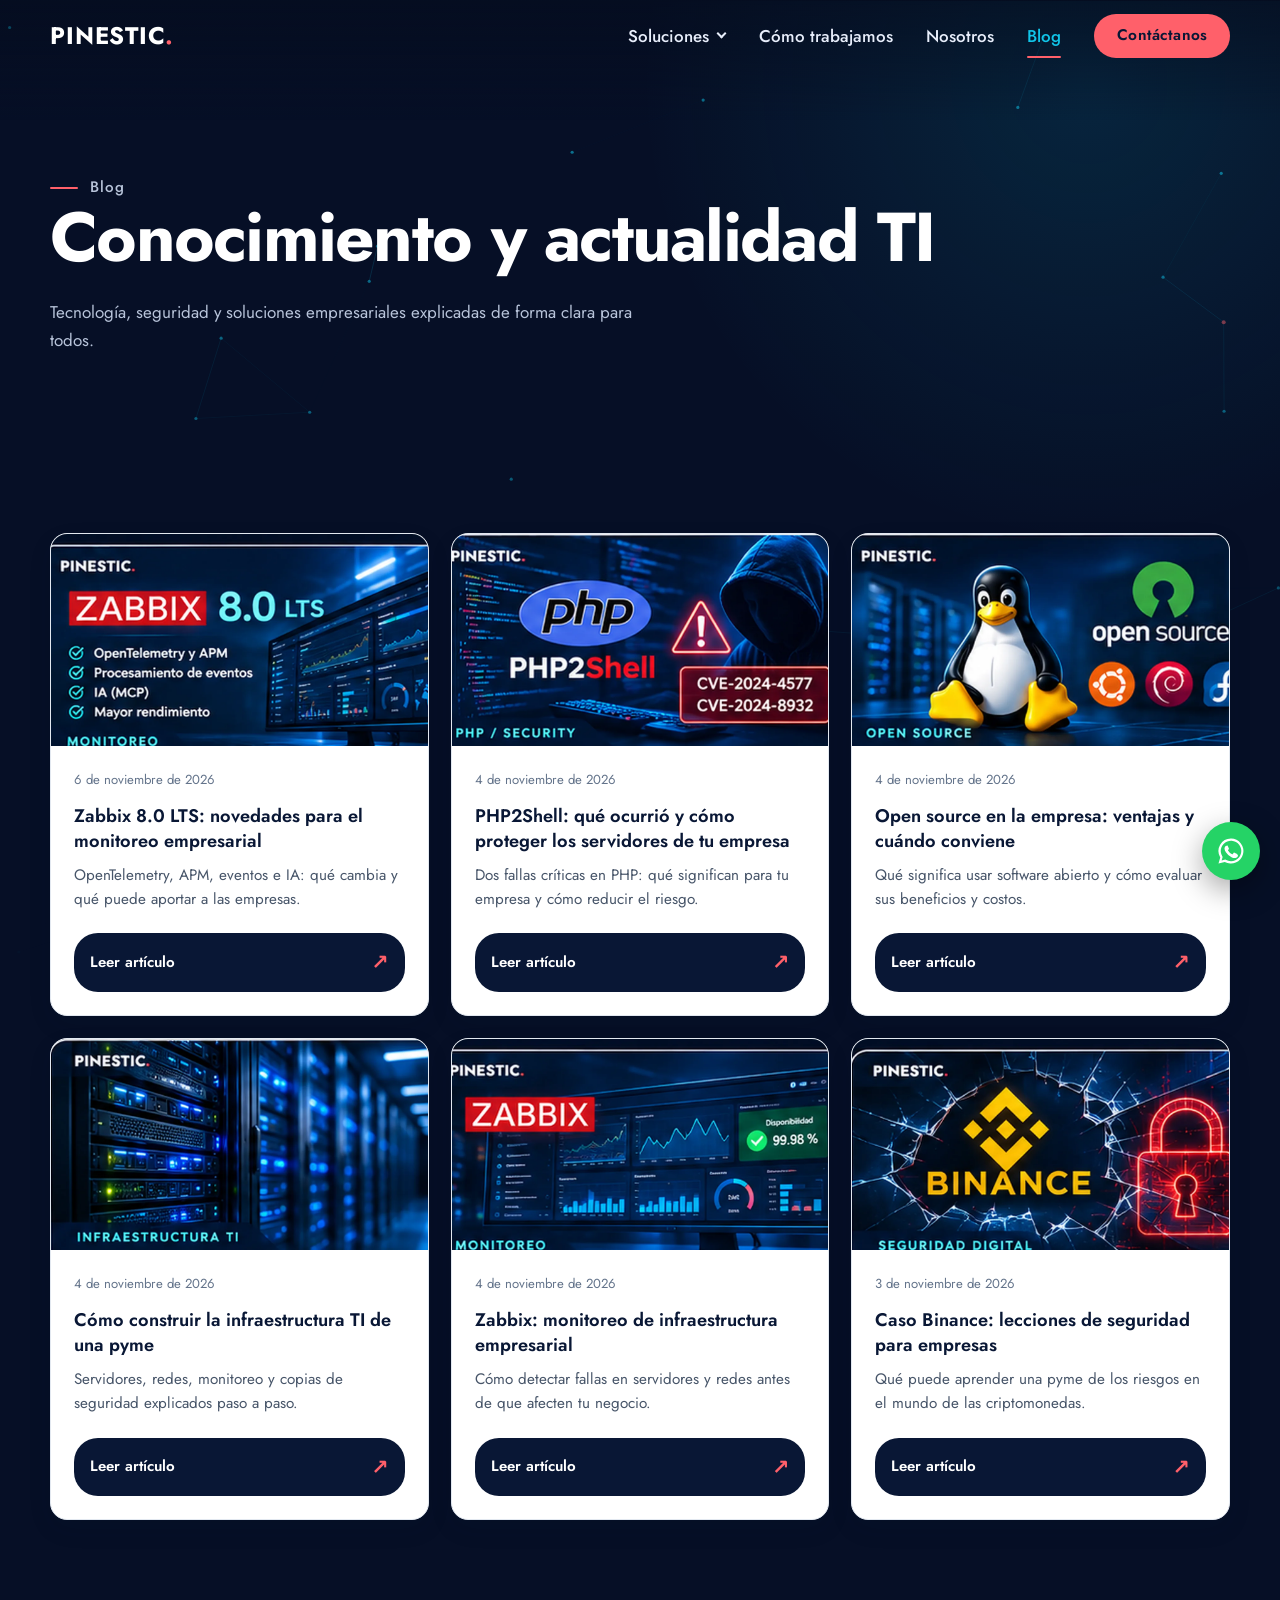
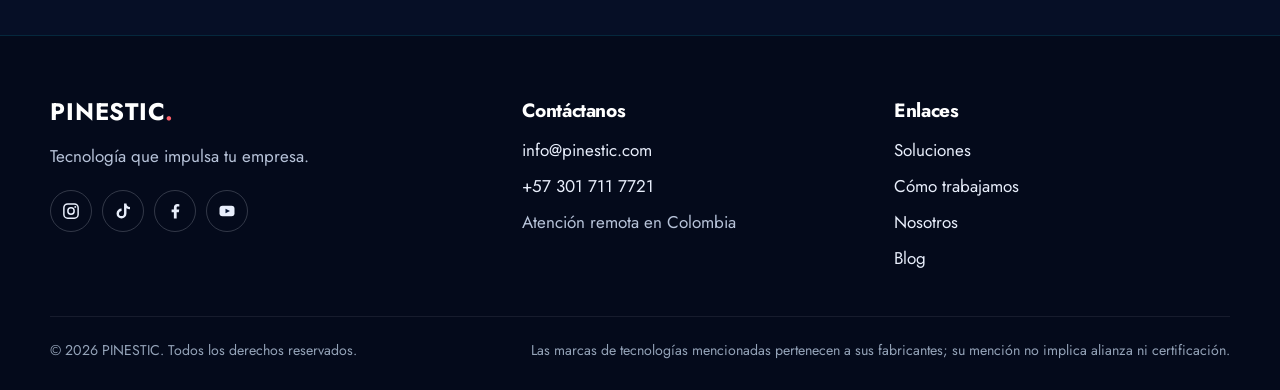
<file: blog/index.html>
<!DOCTYPE html>
<html lang="es-CO">
<head>
<meta charset="UTF-8">
<meta name="viewport" content="width=device-width, initial-scale=1, viewport-fit=cover">
<meta name="theme-color" content="#060f26">
<title>Blog | PINESTIC</title>
<meta name="description" content="Análisis de incidentes, alertas de seguridad y guías prácticas de infraestructura TI para pymes en Colombia.">
<meta name="robots" content="index,follow,max-image-preview:large">
<link rel="canonical" href="https://www.pinestic.com/blog/">
<link rel="icon" type="image/png" sizes="48x48" href="/favicon.png">
<link rel="apple-touch-icon" href="/favicon.png">
<meta property="og:type" content="website">
<meta property="og:locale" content="es_CO">
<meta property="og:site_name" content="PINESTIC">
<meta property="og:title" content="Blog | PINESTIC">
<meta property="og:description" content="Análisis de incidentes, alertas de seguridad y guías prácticas de infraestructura TI para pymes en Colombia.">
<meta property="og:url" content="https://www.pinestic.com/blog/">
<meta property="og:image" content="https://www.pinestic.com/og-image.png">
<meta name="twitter:card" content="summary_large_image">
<link rel="preconnect" href="https://fonts.googleapis.com">
<link rel="preconnect" href="https://fonts.gstatic.com" crossorigin>
<link href="https://fonts.googleapis.com/css2?family=Jost:wght@400;500;600;700&family=IBM+Plex+Mono:wght@400;500&display=swap" rel="stylesheet">
<script type="application/ld+json">
{"@context":"https://schema.org","@type":"Blog","@id":"https://www.pinestic.com/blog/#blog","name":"Blog de PINESTIC","url":"https://www.pinestic.com/blog/","inLanguage":"es-CO","publisher":{"@id":"https://www.pinestic.com/#organization"}}
</script>
<link rel="stylesheet" href="/styles.css">
<script>document.documentElement.classList.add('js')</script>
<script src="/main.js" defer></script>
</head>
<body>
<svg width="0" height="0" style="position:absolute" aria-hidden="true" focusable="false">
<symbol id="i-ig" viewBox="0 0 24 24"><rect x="2.5" y="2.5" width="19" height="19" rx="5" fill="none" stroke="currentColor" stroke-width="2"/><circle cx="12" cy="12" r="4.2" fill="none" stroke="currentColor" stroke-width="2"/><circle cx="17.7" cy="6.5" r="1.3" fill="currentColor"/></symbol>
<symbol id="i-tt" viewBox="0 0 24 24"><path fill="currentColor" d="M16.6 2h-3.2v13.4a3.4 3.4 0 1 1-3.3-3.4V8.8a6.6 6.6 0 1 0 6.5 6.6V8.3a8 8 0 0 0 4.7 1.5V6.6A4.8 4.8 0 0 1 16.6 2Z"/></symbol>
<symbol id="i-fb" viewBox="0 0 24 24"><path fill="currentColor" d="M14.2 22v-8.5h2.9l.5-3.5h-3.4V7.8c0-1 .3-1.7 1.8-1.7h1.8V3a23 23 0 0 0-2.7-.2c-2.7 0-4.6 1.7-4.6 4.7V10H7.5v3.5h3V22Z"/></symbol>
<symbol id="i-yt" viewBox="0 0 24 24"><rect x="2" y="5" width="20" height="14" rx="4" fill="currentColor"/><path d="m10 9 6 3-6 3Z" fill="#091735"/></symbol>
<symbol id="i-in" viewBox="0 0 24 24"><path fill="currentColor" d="M4.5 3a2 2 0 1 0 0 4 2 2 0 0 0 0-4ZM3 9h3v12H3Zm5.5 0h3v1.6c.5-1 1.7-1.9 3.5-1.9 3.7 0 4.4 2.3 4.4 5.4V21h-3v-6.2c0-1.5 0-3.4-2.2-3.4s-2.7 1.7-2.7 3.3V21h-3Z"/></symbol>
<symbol id="i-wa" viewBox="0 0 24 24"><path fill="currentColor" d="M12 2a10 10 0 0 0-8.6 15.1L2 22l5-1.3A10 10 0 1 0 12 2Zm0 18.2a8.2 8.2 0 0 1-4.2-1.2l-.3-.2-3 .8.8-2.9-.2-.3A8.2 8.2 0 1 1 12 20.2Zm4.5-6.1c-.2-.1-1.5-.7-1.7-.8s-.4-.1-.6.1l-.8 1c-.1.2-.3.2-.5.1a6.7 6.7 0 0 1-3.3-2.9c-.2-.4.2-.4.7-1.3.1-.2 0-.3 0-.4l-.8-1.8c-.2-.5-.4-.4-.6-.4h-.5a1 1 0 0 0-.7.3 3 3 0 0 0-.9 2.2 5.2 5.2 0 0 0 1.1 2.7 11.8 11.8 0 0 0 4.5 4c1.7.7 2.3.8 3.2.6a2.7 2.7 0 0 0 1.8-1.2 2.2 2.2 0 0 0 .1-1.3c0-.1-.2-.2-.5-.3Z"/></symbol>
<!-- Íconos del diagrama de red -->
<symbol id="n-globe" viewBox="0 0 24 24"><g fill="none" stroke="currentColor" stroke-width="1.6"><circle cx="12" cy="12" r="9"/><ellipse cx="12" cy="12" rx="4" ry="9"/><path d="M3 12h18"/></g></symbol>
<symbol id="n-wall" viewBox="0 0 24 24"><g fill="none" stroke="currentColor" stroke-width="1.6"><rect x="3" y="4" width="18" height="16" rx="2"/><path d="M3 9.3h18M3 14.6h18M9 4v5.3M15 9.3v5.3M9 14.6V20"/></g></symbol>
<symbol id="n-lock" viewBox="0 0 24 24"><g fill="none" stroke="currentColor" stroke-width="1.6"><rect x="5" y="10" width="14" height="10" rx="2"/><path d="M8 10V7.5a4 4 0 0 1 8 0V10M12 14v2.5"/></g></symbol>
<symbol id="n-switch" viewBox="0 0 24 24"><g fill="none" stroke="currentColor" stroke-width="1.6"><rect x="2.5" y="8" width="19" height="8" rx="2"/><path d="M6 12h.01M9 12h.01M12 12h.01M15 12h.01M18 12h.01" stroke-linecap="round" stroke-width="2.2"/></g></symbol>
<symbol id="n-server" viewBox="0 0 24 24"><g fill="none" stroke="currentColor" stroke-width="1.6"><rect x="4" y="3.5" width="16" height="7" rx="1.6"/><rect x="4" y="13.5" width="16" height="7" rx="1.6"/><path d="M7.5 7h.01M7.5 17h.01M11 7h5.5M11 17h5.5" stroke-linecap="round"/></g></symbol>
<symbol id="n-cube" viewBox="0 0 24 24"><g fill="none" stroke="currentColor" stroke-width="1.6" stroke-linejoin="round"><path d="m12 2.5 8.5 4.7v9.6L12 21.5l-8.5-4.7V7.2Z"/><path d="m3.5 7.2 8.5 4.7 8.5-4.7M12 11.9v9.6"/></g></symbol>
<symbol id="n-db" viewBox="0 0 24 24"><g fill="none" stroke="currentColor" stroke-width="1.6"><ellipse cx="12" cy="5.5" rx="7.5" ry="2.8"/><path d="M4.5 5.5v13c0 1.5 3.4 2.8 7.5 2.8s7.5-1.3 7.5-2.8v-13M4.5 12c0 1.5 3.4 2.8 7.5 2.8s7.5-1.3 7.5-2.8"/></g></symbol>
<symbol id="n-pulse" viewBox="0 0 24 24"><g fill="none" stroke="currentColor" stroke-width="1.6" stroke-linejoin="round"><rect x="2.5" y="4" width="19" height="13" rx="2"/><path d="M6 11h2.5l1.5-3 2.5 6 1.5-3H18M9 20.5h6"/></g></symbol>
<symbol id="s-infra" viewBox="0 0 48 48"><g fill="none" stroke="currentColor" stroke-width="1.8" stroke-linecap="round" stroke-linejoin="round"><rect x="8" y="6" width="32" height="10" rx="2.5"/><rect x="8" y="19" width="32" height="10" rx="2.5"/><rect x="8" y="32" width="32" height="10" rx="2.5"/><path d="M13 11h.01M13 24h.01M13 37h.01M20 11h14M20 24h14M20 37h14"/></g></symbol>
<symbol id="s-monitor" viewBox="0 0 48 48"><g fill="none" stroke="currentColor" stroke-width="1.8" stroke-linecap="round" stroke-linejoin="round"><rect x="5" y="8" width="38" height="26" rx="3"/><path d="M11 24h6l3-7 5 12 3-7h9M17 41h14M24 34v7"/></g></symbol>
<symbol id="s-shield" viewBox="0 0 48 48"><g fill="none" stroke="currentColor" stroke-width="1.8" stroke-linecap="round" stroke-linejoin="round"><path d="M24 5 9 11v11c0 10 6.4 17.2 15 20 8.6-2.8 15-10 15-20V11Z"/><path d="m17 24 5 5 9-10"/></g></symbol>
<symbol id="s-backup" viewBox="0 0 48 48"><g fill="none" stroke="currentColor" stroke-width="1.8" stroke-linecap="round" stroke-linejoin="round"><ellipse cx="22" cy="11" rx="14" ry="5"/><path d="M8 11v24c0 2.8 6.3 5 14 5M36 11v9M8 23c0 2.8 6.3 5 14 5"/><path d="M33 27a8 8 0 1 0 7.6 10.5M41 29v5h-5"/></g></symbol>
<symbol id="s-consult" viewBox="0 0 48 48"><g fill="none" stroke="currentColor" stroke-width="1.8" stroke-linecap="round" stroke-linejoin="round"><circle cx="21" cy="21" r="13"/><path d="m31 31 10 10M15 24l4-6 4 5 4-7"/></g></symbol>
<symbol id="i-check" viewBox="0 0 24 24"><path d="m6 12.5 4 4 8-9" fill="none" stroke="currentColor" stroke-width="2.4" stroke-linecap="round" stroke-linejoin="round"/></symbol>
</svg>

<a class="skip-link" href="#contenido">Saltar al contenido</a>
<header class="site-header" data-header>
  <div class="container header-inner">
    <a class="brand" href="/" aria-label="PINESTIC, ir al inicio">PINESTIC<span class="brand-dot">.</span></a>
    <button class="nav-toggle" type="button" aria-expanded="false" aria-controls="menu" data-nav-toggle>
      <span class="nav-toggle-bars" aria-hidden="true"></span><span class="sr-only">Abrir menú</span>
    </button>
    <nav class="main-nav" id="menu" aria-label="Navegación principal" data-nav>
      <div class="nav-group" data-subnav>
        <button class="nav-sub-toggle" type="button" aria-expanded="false" aria-controls="sub-soluciones">Soluciones</button>
        <ul class="nav-sub" id="sub-soluciones">
          <li><a href="/soluciones/infraestructura/"><strong>Infraestructura TI</strong><span>Monitoreo, virtualización y servidores</span></a></li>
          <li><a href="/soluciones/ciberseguridad/"><strong>Ciberseguridad</strong><span>SIEM, hardening y evaluaciones</span></a></li>
          <li><a href="/soluciones/redes-y-continuidad/"><strong>Redes y continuidad</strong><span>Firewall y backups</span></a></li>
          <li class="nav-sub-label" aria-hidden="true">Plataformas</li>
          <li><a href="/plataformas/zabbix/"><strong>Conoce Zabbix</strong><span>Monitoreo de infraestructura</span></a></li>
          <li><a href="/plataformas/wazuh/"><strong>Conoce Wazuh</strong><span>SIEM y seguridad de servidores</span></a></li>
          <li class="nav-sub-all"><a href="/#servicios">Ver todas las soluciones</a></li>
        </ul>
      </div>
      <a href="/#metodologia">Cómo trabajamos</a>
      <a href="/#nosotros">Nosotros</a>
      <a href="/blog/">Blog</a>
      <a class="button button-small primary" href="/#contacto">Contáctanos</a>
    </nav>
  </div>
</header>

<main id="contenido">
<div class="blog-main">
  <div class="plexus-wrap" aria-hidden="true"><canvas class="plexus" data-plexus data-tone="cyan"></canvas></div>
  <section class="page-hero" aria-labelledby="blog-title">
    <div class="container">
      <p class="pill">Blog</p>
      <h1 id="blog-title">Conocimiento y actualidad TI</h1>
      <p>Tecnología, seguridad y soluciones empresariales explicadas de forma clara para todos.</p>
    </div>
  </section>
  <section class="section">
    <div class="container">
      <!-- NUEVA PUBLICACIÓN: copia un bloque <article> completo y pégalo AQUÍ, encima del más reciente -->
<div class="post-grid">
<article class="post-card2 blog-card"><a class="blog-card-cover" href="/blog/zabbix-8-0-lts/" aria-label="Leer Zabbix 8.0 LTS: novedades para el monitoreo empresarial"><img src="/img/blog/zabbix-8-0-lts.webp" alt="Portada del artículo Zabbix 8.0 LTS sobre monitoreo y observabilidad empresarial" loading="lazy" width="1200" height="675"></a><div class="blog-card-content"><p class="post-meta"><time datetime="2026-11-06">6 de noviembre de 2026</time></p><h3><a href="/blog/zabbix-8-0-lts/">Zabbix 8.0 LTS: novedades para el monitoreo empresarial</a></h3><p class="blog-excerpt">OpenTelemetry, APM, eventos e IA: qué cambia y qué puede aportar a las empresas.</p><a class="blog-read" href="/blog/zabbix-8-0-lts/">Leer artículo <span aria-hidden="true">↗</span></a></div></article>

<article class="post-card2 blog-card"><a class="blog-card-cover" href="/blog/php2shell-seguridad-servidores/" aria-label="Leer PHP2Shell: qué ocurrió y cómo proteger los servidores de tu empresa"><img src="/img/blog/php2shell.webp" alt="Ilustración sobre PHP2Shell: qué ocurrió y cómo proteger los servidores de tu empresa" loading="lazy" width="1200" height="675"></a><div class="blog-card-content"><p class="post-meta"><time datetime="2026-11-04">4 de noviembre de 2026</time></p><h3><a href="/blog/php2shell-seguridad-servidores/">PHP2Shell: qué ocurrió y cómo proteger los servidores de tu empresa</a></h3><p class="blog-excerpt">Dos fallas críticas en PHP: qué significan para tu empresa y cómo reducir el riesgo.</p><a class="blog-read" href="/blog/php2shell-seguridad-servidores/">Leer artículo <span aria-hidden="true">↗</span></a></div></article>
<article class="post-card2 blog-card"><a class="blog-card-cover" href="/blog/open-source-en-la-empresa/" aria-label="Leer Open source en la empresa: ventajas y cuándo conviene"><img src="/img/blog/opensource.webp" alt="Ilustración sobre Open source en la empresa: ventajas y cuándo conviene" loading="lazy" width="1200" height="675"></a><div class="blog-card-content"><p class="post-meta"><time datetime="2026-11-04">4 de noviembre de 2026</time></p><h3><a href="/blog/open-source-en-la-empresa/">Open source en la empresa: ventajas y cuándo conviene</a></h3><p class="blog-excerpt">Qué significa usar software abierto y cómo evaluar sus beneficios y costos.</p><a class="blog-read" href="/blog/open-source-en-la-empresa/">Leer artículo <span aria-hidden="true">↗</span></a></div></article>
<article class="post-card2 blog-card"><a class="blog-card-cover" href="/blog/infraestructura-pyme-open-source/" aria-label="Leer Cómo construir la infraestructura TI de una pyme"><img src="/img/blog/infraestructura.webp" alt="Ilustración sobre Cómo construir la infraestructura TI de una pyme" loading="lazy" width="1200" height="675"></a><div class="blog-card-content"><p class="post-meta"><time datetime="2026-11-04">4 de noviembre de 2026</time></p><h3><a href="/blog/infraestructura-pyme-open-source/">Cómo construir la infraestructura TI de una pyme</a></h3><p class="blog-excerpt">Servidores, redes, monitoreo y copias de seguridad explicados paso a paso.</p><a class="blog-read" href="/blog/infraestructura-pyme-open-source/">Leer artículo <span aria-hidden="true">↗</span></a></div></article>
<article class="post-card2 blog-card"><a class="blog-card-cover" href="/blog/que-es-zabbix/" aria-label="Leer Zabbix: monitoreo de infraestructura empresarial"><img src="/img/blog/zabbix.webp" alt="Ilustración sobre Zabbix: monitoreo de infraestructura empresarial" loading="lazy" width="1200" height="675"></a><div class="blog-card-content"><p class="post-meta"><time datetime="2026-11-04">4 de noviembre de 2026</time></p><h3><a href="/blog/que-es-zabbix/">Zabbix: monitoreo de infraestructura empresarial</a></h3><p class="blog-excerpt">Cómo detectar fallas en servidores y redes antes de que afecten tu negocio.</p><a class="blog-read" href="/blog/que-es-zabbix/">Leer artículo <span aria-hidden="true">↗</span></a></div></article>
<article class="post-card2 blog-card"><a class="blog-card-cover" href="/blog/caso-binance-lecciones-pymes/" aria-label="Leer Caso Binance: lecciones de seguridad para empresas"><img src="/img/blog/binance.webp" alt="Ilustración sobre Caso Binance: lecciones de seguridad para empresas" loading="lazy" width="1200" height="675"></a><div class="blog-card-content"><p class="post-meta"><time datetime="2026-11-03">3 de noviembre de 2026</time></p><h3><a href="/blog/caso-binance-lecciones-pymes/">Caso Binance: lecciones de seguridad para empresas</a></h3><p class="blog-excerpt">Qué puede aprender una pyme de los riesgos en el mundo de las criptomonedas.</p><a class="blog-read" href="/blog/caso-binance-lecciones-pymes/">Leer artículo <span aria-hidden="true">↗</span></a></div></article>
</div>
    </div>
  </section>
</div>
</main>

<footer class="site-footer">
  <div class="container footer-grid">
    <div class="footer-brand">
      <a class="brand" href="/">PINESTIC<span class="brand-dot">.</span></a>
      <p>Tecnología que impulsa tu empresa.</p>
      <nav class="social-links" aria-label="Redes sociales de PINESTIC">
        <a href="https://www.instagram.com/pines.tic/" target="_blank" rel="noopener noreferrer" aria-label="PINESTIC en Instagram"><svg class="social-icon" aria-hidden="true" focusable="false"><use href="#i-ig"/></svg></a>
        <a href="https://www.tiktok.com/@pines.tic" target="_blank" rel="noopener noreferrer" aria-label="PINESTIC en TikTok"><svg class="social-icon" aria-hidden="true" focusable="false"><use href="#i-tt"/></svg></a>
        <a href="https://www.facebook.com/profile.php?id=61591644321482" target="_blank" rel="noopener noreferrer" aria-label="PINESTIC en Facebook"><svg class="social-icon" aria-hidden="true" focusable="false"><use href="#i-fb"/></svg></a>
        <a href="https://www.youtube.com/channel/UCGhiNkfMXRxOqzxNWAKLv7A" target="_blank" rel="noopener noreferrer" aria-label="PINESTIC en YouTube"><svg class="social-icon" aria-hidden="true" focusable="false"><use href="#i-yt"/></svg></a>
      </nav>
    </div>
    <div>
      <h2 class="footer-h">Contáctanos</h2>
      <ul class="footer-list">
        <li><a href="mailto:info@pinestic.com">info@pinestic.com</a></li>
        <li><a href="tel:+573017117721">+57 301 711 7721</a></li>
        <li>Atención remota en Colombia</li>
      </ul>
    </div>
    <div>
      <h2 class="footer-h">Enlaces</h2>
      <ul class="footer-list">
        <li><a href="/#servicios">Soluciones</a></li>
        <li><a href="/#metodologia">Cómo trabajamos</a></li>
        <li><a href="/#nosotros">Nosotros</a></li>
        <li><a href="/blog/">Blog</a></li>
      </ul>
    </div>
  </div>
  <div class="container footer-base"><small>© <span data-year>2026</span> PINESTIC. Todos los derechos reservados.</small><small>Las marcas de tecnologías mencionadas pertenecen a sus fabricantes; su mención no implica alianza ni certificación.</small></div>
</footer>
<a class="wa-float" href="https://wa.me/573017117721?text=Hola%2C%20quiero%20informaci%C3%B3n%20sobre%20los%20servicios%20de%20PINESTIC" target="_blank" rel="noopener noreferrer" aria-label="Escribir a PINESTIC por WhatsApp"><svg aria-hidden="true"><use href="#i-wa"/></svg></a>

</body>
</html>
</file>
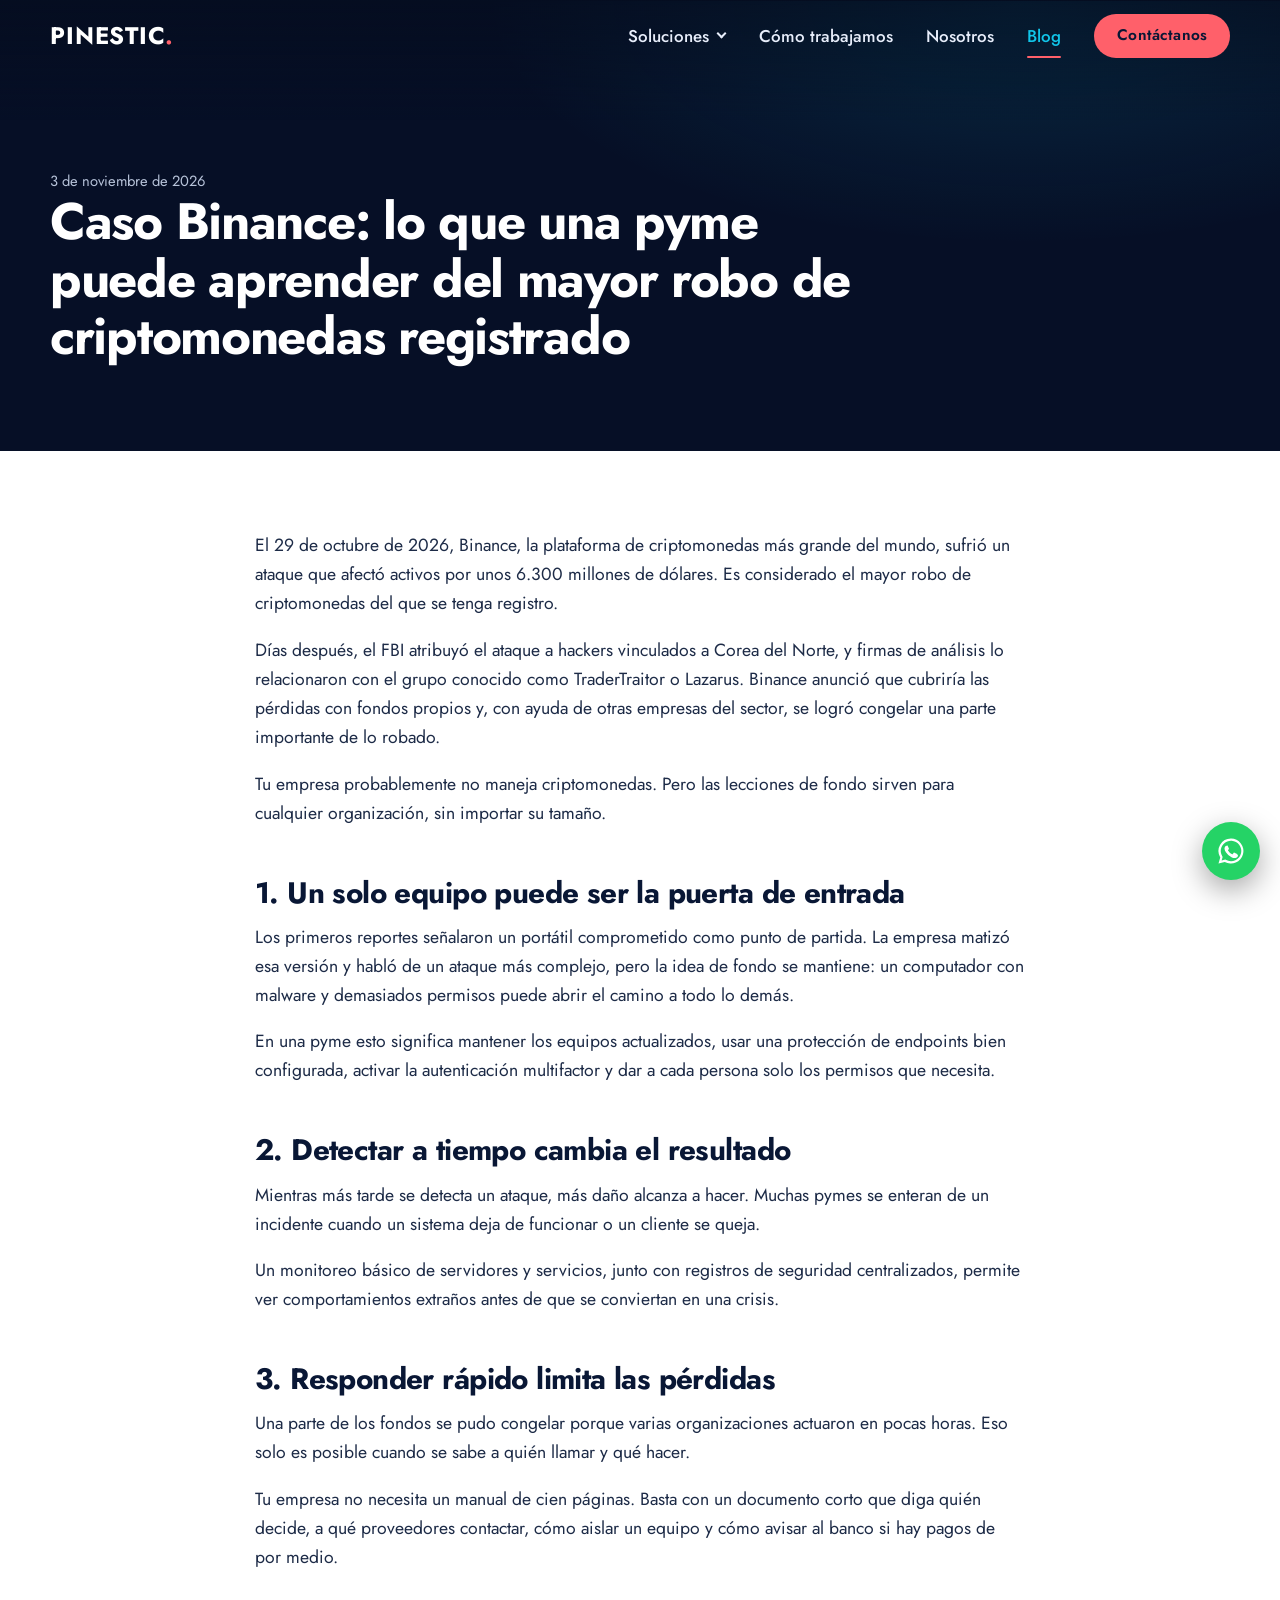
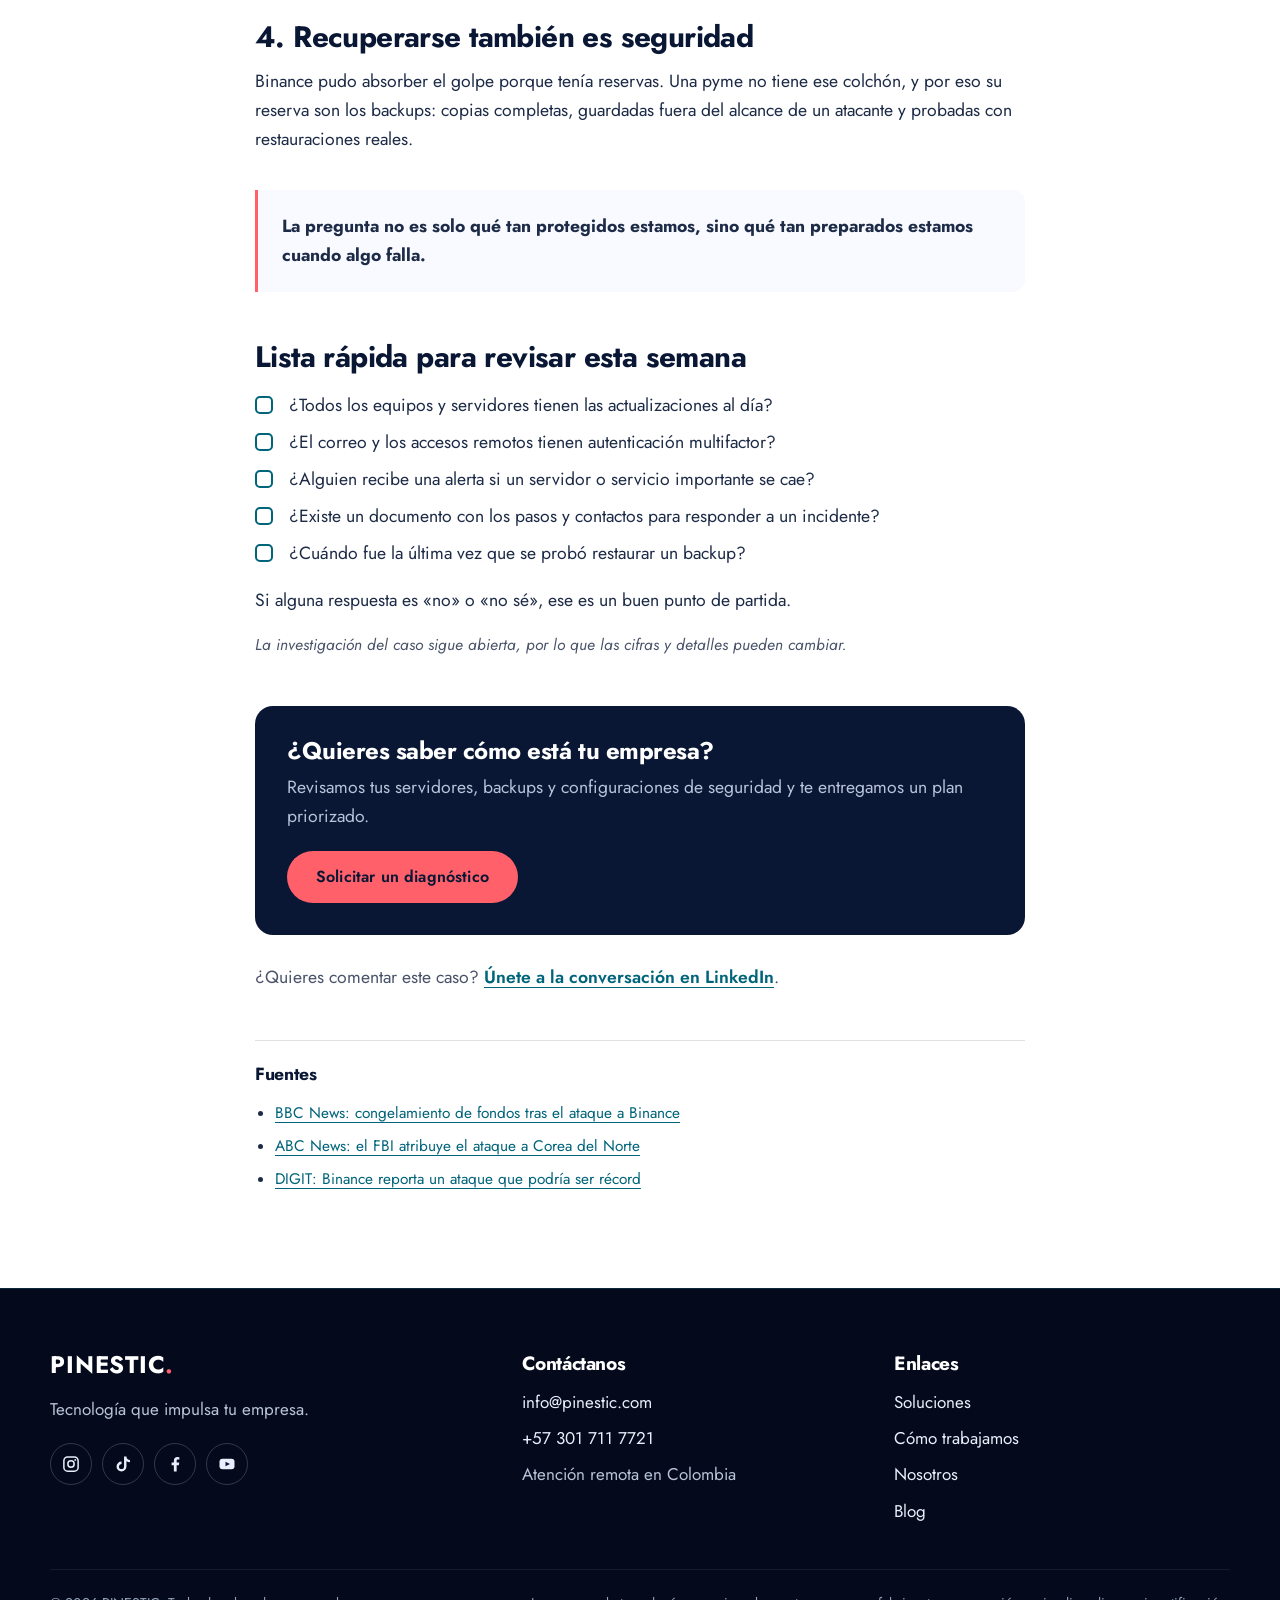
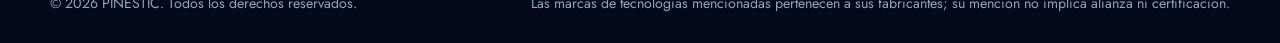
<file: blog/caso-binance-lecciones-pymes/index.html>
<!DOCTYPE html>
<html lang="es-CO">
<head>
<meta charset="UTF-8">
<meta name="viewport" content="width=device-width, initial-scale=1, viewport-fit=cover">
<meta name="theme-color" content="#060f26">
<title>Caso Binance: lo que una pyme puede aprender del mayor robo de criptomonedas registrado | PINESTIC</title>
<meta name="description" content="El ataque a Binance de octubre de 2026 deja cuatro lecciones de ciberseguridad que aplican a cualquier pyme: equipos, detección, respuesta y recuperación.">
<meta name="robots" content="index,follow,max-image-preview:large">
<link rel="canonical" href="https://www.pinestic.com/blog/caso-binance-lecciones-pymes/">
<link rel="icon" type="image/png" sizes="48x48" href="/favicon.png">
<link rel="apple-touch-icon" href="/favicon.png">
<meta property="og:type" content="article">
<meta property="og:locale" content="es_CO">
<meta property="og:site_name" content="PINESTIC">
<meta property="og:title" content="Caso Binance: lo que una pyme puede aprender del mayor robo de criptomonedas registrado | PINESTIC">
<meta property="og:description" content="El ataque a Binance de octubre de 2026 deja cuatro lecciones de ciberseguridad que aplican a cualquier pyme: equipos, detección, respuesta y recuperación.">
<meta property="og:url" content="https://www.pinestic.com/blog/caso-binance-lecciones-pymes/">
<meta property="og:image" content="https://www.pinestic.com/img/blog/binance.webp">
<meta name="twitter:card" content="summary_large_image">
<link rel="preconnect" href="https://fonts.googleapis.com">
<link rel="preconnect" href="https://fonts.gstatic.com" crossorigin>
<link href="https://fonts.googleapis.com/css2?family=Jost:wght@400;500;600;700&family=IBM+Plex+Mono:wght@400;500&display=swap" rel="stylesheet">
<script type="application/ld+json">
{"@context":"https://schema.org","@type":"BlogPosting","headline":"Caso Binance: lo que una pyme puede aprender del mayor robo de criptomonedas registrado","description":"El ataque a Binance de octubre de 2026 deja cuatro lecciones de ciberseguridad que aplican a cualquier pyme: equipos, detección, respuesta y recuperación.","datePublished":"2026-11-03","dateModified":"2026-11-03","inLanguage":"es-CO","mainEntityOfPage":"https://www.pinestic.com/blog/caso-binance-lecciones-pymes/","image":"https://www.pinestic.com/img/blog/binance.webp","author":{"@id":"https://www.pinestic.com/#organization","@type":"Organization","name":"PINESTIC"},"publisher":{"@id":"https://www.pinestic.com/#organization"}}
</script>
<link rel="stylesheet" href="/styles.css">
<script>document.documentElement.classList.add('js')</script>
<script src="/main.js" defer></script>
</head>
<body>
<svg width="0" height="0" style="position:absolute" aria-hidden="true" focusable="false">
<symbol id="i-ig" viewBox="0 0 24 24"><rect x="2.5" y="2.5" width="19" height="19" rx="5" fill="none" stroke="currentColor" stroke-width="2"/><circle cx="12" cy="12" r="4.2" fill="none" stroke="currentColor" stroke-width="2"/><circle cx="17.7" cy="6.5" r="1.3" fill="currentColor"/></symbol>
<symbol id="i-tt" viewBox="0 0 24 24"><path fill="currentColor" d="M16.6 2h-3.2v13.4a3.4 3.4 0 1 1-3.3-3.4V8.8a6.6 6.6 0 1 0 6.5 6.6V8.3a8 8 0 0 0 4.7 1.5V6.6A4.8 4.8 0 0 1 16.6 2Z"/></symbol>
<symbol id="i-fb" viewBox="0 0 24 24"><path fill="currentColor" d="M14.2 22v-8.5h2.9l.5-3.5h-3.4V7.8c0-1 .3-1.7 1.8-1.7h1.8V3a23 23 0 0 0-2.7-.2c-2.7 0-4.6 1.7-4.6 4.7V10H7.5v3.5h3V22Z"/></symbol>
<symbol id="i-yt" viewBox="0 0 24 24"><rect x="2" y="5" width="20" height="14" rx="4" fill="currentColor"/><path d="m10 9 6 3-6 3Z" fill="#091735"/></symbol>
<symbol id="i-in" viewBox="0 0 24 24"><path fill="currentColor" d="M4.5 3a2 2 0 1 0 0 4 2 2 0 0 0 0-4ZM3 9h3v12H3Zm5.5 0h3v1.6c.5-1 1.7-1.9 3.5-1.9 3.7 0 4.4 2.3 4.4 5.4V21h-3v-6.2c0-1.5 0-3.4-2.2-3.4s-2.7 1.7-2.7 3.3V21h-3Z"/></symbol>
<symbol id="i-wa" viewBox="0 0 24 24"><path fill="currentColor" d="M12 2a10 10 0 0 0-8.6 15.1L2 22l5-1.3A10 10 0 1 0 12 2Zm0 18.2a8.2 8.2 0 0 1-4.2-1.2l-.3-.2-3 .8.8-2.9-.2-.3A8.2 8.2 0 1 1 12 20.2Zm4.5-6.1c-.2-.1-1.5-.7-1.7-.8s-.4-.1-.6.1l-.8 1c-.1.2-.3.2-.5.1a6.7 6.7 0 0 1-3.3-2.9c-.2-.4.2-.4.7-1.3.1-.2 0-.3 0-.4l-.8-1.8c-.2-.5-.4-.4-.6-.4h-.5a1 1 0 0 0-.7.3 3 3 0 0 0-.9 2.2 5.2 5.2 0 0 0 1.1 2.7 11.8 11.8 0 0 0 4.5 4c1.7.7 2.3.8 3.2.6a2.7 2.7 0 0 0 1.8-1.2 2.2 2.2 0 0 0 .1-1.3c0-.1-.2-.2-.5-.3Z"/></symbol>
<!-- Íconos del diagrama de red -->
<symbol id="n-globe" viewBox="0 0 24 24"><g fill="none" stroke="currentColor" stroke-width="1.6"><circle cx="12" cy="12" r="9"/><ellipse cx="12" cy="12" rx="4" ry="9"/><path d="M3 12h18"/></g></symbol>
<symbol id="n-wall" viewBox="0 0 24 24"><g fill="none" stroke="currentColor" stroke-width="1.6"><rect x="3" y="4" width="18" height="16" rx="2"/><path d="M3 9.3h18M3 14.6h18M9 4v5.3M15 9.3v5.3M9 14.6V20"/></g></symbol>
<symbol id="n-lock" viewBox="0 0 24 24"><g fill="none" stroke="currentColor" stroke-width="1.6"><rect x="5" y="10" width="14" height="10" rx="2"/><path d="M8 10V7.5a4 4 0 0 1 8 0V10M12 14v2.5"/></g></symbol>
<symbol id="n-switch" viewBox="0 0 24 24"><g fill="none" stroke="currentColor" stroke-width="1.6"><rect x="2.5" y="8" width="19" height="8" rx="2"/><path d="M6 12h.01M9 12h.01M12 12h.01M15 12h.01M18 12h.01" stroke-linecap="round" stroke-width="2.2"/></g></symbol>
<symbol id="n-server" viewBox="0 0 24 24"><g fill="none" stroke="currentColor" stroke-width="1.6"><rect x="4" y="3.5" width="16" height="7" rx="1.6"/><rect x="4" y="13.5" width="16" height="7" rx="1.6"/><path d="M7.5 7h.01M7.5 17h.01M11 7h5.5M11 17h5.5" stroke-linecap="round"/></g></symbol>
<symbol id="n-cube" viewBox="0 0 24 24"><g fill="none" stroke="currentColor" stroke-width="1.6" stroke-linejoin="round"><path d="m12 2.5 8.5 4.7v9.6L12 21.5l-8.5-4.7V7.2Z"/><path d="m3.5 7.2 8.5 4.7 8.5-4.7M12 11.9v9.6"/></g></symbol>
<symbol id="n-db" viewBox="0 0 24 24"><g fill="none" stroke="currentColor" stroke-width="1.6"><ellipse cx="12" cy="5.5" rx="7.5" ry="2.8"/><path d="M4.5 5.5v13c0 1.5 3.4 2.8 7.5 2.8s7.5-1.3 7.5-2.8v-13M4.5 12c0 1.5 3.4 2.8 7.5 2.8s7.5-1.3 7.5-2.8"/></g></symbol>
<symbol id="n-pulse" viewBox="0 0 24 24"><g fill="none" stroke="currentColor" stroke-width="1.6" stroke-linejoin="round"><rect x="2.5" y="4" width="19" height="13" rx="2"/><path d="M6 11h2.5l1.5-3 2.5 6 1.5-3H18M9 20.5h6"/></g></symbol>
<symbol id="s-infra" viewBox="0 0 48 48"><g fill="none" stroke="currentColor" stroke-width="1.8" stroke-linecap="round" stroke-linejoin="round"><rect x="8" y="6" width="32" height="10" rx="2.5"/><rect x="8" y="19" width="32" height="10" rx="2.5"/><rect x="8" y="32" width="32" height="10" rx="2.5"/><path d="M13 11h.01M13 24h.01M13 37h.01M20 11h14M20 24h14M20 37h14"/></g></symbol>
<symbol id="s-monitor" viewBox="0 0 48 48"><g fill="none" stroke="currentColor" stroke-width="1.8" stroke-linecap="round" stroke-linejoin="round"><rect x="5" y="8" width="38" height="26" rx="3"/><path d="M11 24h6l3-7 5 12 3-7h9M17 41h14M24 34v7"/></g></symbol>
<symbol id="s-shield" viewBox="0 0 48 48"><g fill="none" stroke="currentColor" stroke-width="1.8" stroke-linecap="round" stroke-linejoin="round"><path d="M24 5 9 11v11c0 10 6.4 17.2 15 20 8.6-2.8 15-10 15-20V11Z"/><path d="m17 24 5 5 9-10"/></g></symbol>
<symbol id="s-backup" viewBox="0 0 48 48"><g fill="none" stroke="currentColor" stroke-width="1.8" stroke-linecap="round" stroke-linejoin="round"><ellipse cx="22" cy="11" rx="14" ry="5"/><path d="M8 11v24c0 2.8 6.3 5 14 5M36 11v9M8 23c0 2.8 6.3 5 14 5"/><path d="M33 27a8 8 0 1 0 7.6 10.5M41 29v5h-5"/></g></symbol>
<symbol id="s-consult" viewBox="0 0 48 48"><g fill="none" stroke="currentColor" stroke-width="1.8" stroke-linecap="round" stroke-linejoin="round"><circle cx="21" cy="21" r="13"/><path d="m31 31 10 10M15 24l4-6 4 5 4-7"/></g></symbol>
<symbol id="i-check" viewBox="0 0 24 24"><path d="m6 12.5 4 4 8-9" fill="none" stroke="currentColor" stroke-width="2.4" stroke-linecap="round" stroke-linejoin="round"/></symbol>
</svg>

<a class="skip-link" href="#contenido">Saltar al contenido</a>
<header class="site-header" data-header>
  <div class="container header-inner">
    <a class="brand" href="/" aria-label="PINESTIC, ir al inicio">PINESTIC<span class="brand-dot">.</span></a>
    <button class="nav-toggle" type="button" aria-expanded="false" aria-controls="menu" data-nav-toggle>
      <span class="nav-toggle-bars" aria-hidden="true"></span><span class="sr-only">Abrir menú</span>
    </button>
    <nav class="main-nav" id="menu" aria-label="Navegación principal" data-nav>
      <div class="nav-group" data-subnav>
        <button class="nav-sub-toggle" type="button" aria-expanded="false" aria-controls="sub-soluciones">Soluciones</button>
        <ul class="nav-sub" id="sub-soluciones">
          <li><a href="/soluciones/infraestructura/"><strong>Infraestructura TI</strong><span>Monitoreo, virtualización y servidores</span></a></li>
          <li><a href="/soluciones/ciberseguridad/"><strong>Ciberseguridad</strong><span>SIEM, hardening y evaluaciones</span></a></li>
          <li><a href="/soluciones/redes-y-continuidad/"><strong>Redes y continuidad</strong><span>Firewall y backups</span></a></li>
          <li class="nav-sub-label" aria-hidden="true">Plataformas</li>
          <li><a href="/plataformas/zabbix/"><strong>Conoce Zabbix</strong><span>Monitoreo de infraestructura</span></a></li>
          <li><a href="/plataformas/wazuh/"><strong>Conoce Wazuh</strong><span>SIEM y seguridad de servidores</span></a></li>
          <li class="nav-sub-all"><a href="/#servicios">Ver todas las soluciones</a></li>
        </ul>
      </div>
      <a href="/#metodologia">Cómo trabajamos</a>
      <a href="/#nosotros">Nosotros</a>
      <a href="/blog/">Blog</a>
      <a class="button button-small primary" href="/#contacto">Contáctanos</a>
    </nav>
  </div>
</header>

<main id="contenido">
  <section class="page-hero article-hero" aria-labelledby="post-title">
    <div class="container">
      <p class="post-meta"><time datetime="2026-11-03">3 de noviembre de 2026</time></p>
      <h1 id="post-title">Caso Binance: lo que una pyme puede aprender del mayor robo de criptomonedas registrado</h1>
    </div>
  </section>

  <article class="article">
    <div class="container article-body">
      <p>El 29 de octubre de 2026, Binance, la plataforma de criptomonedas más grande del mundo, sufrió un ataque que afectó activos por unos 6.300 millones de dólares. Es considerado el mayor robo de criptomonedas del que se tenga registro.</p>
      <p>Días después, el FBI atribuyó el ataque a hackers vinculados a Corea del Norte, y firmas de análisis lo relacionaron con el grupo conocido como TraderTraitor o Lazarus. Binance anunció que cubriría las pérdidas con fondos propios y, con ayuda de otras empresas del sector, se logró congelar una parte importante de lo robado.</p>
      <p>Tu empresa probablemente no maneja criptomonedas. Pero las lecciones de fondo sirven para cualquier organización, sin importar su tamaño.</p>

      <h2>1. Un solo equipo puede ser la puerta de entrada</h2>
      <p>Los primeros reportes señalaron un portátil comprometido como punto de partida. La empresa matizó esa versión y habló de un ataque más complejo, pero la idea de fondo se mantiene: un computador con malware y demasiados permisos puede abrir el camino a todo lo demás.</p>
      <p>En una pyme esto significa mantener los equipos actualizados, usar una protección de endpoints bien configurada, activar la autenticación multifactor y dar a cada persona solo los permisos que necesita.</p>

      <h2>2. Detectar a tiempo cambia el resultado</h2>
      <p>Mientras más tarde se detecta un ataque, más daño alcanza a hacer. Muchas pymes se enteran de un incidente cuando un sistema deja de funcionar o un cliente se queja.</p>
      <p>Un monitoreo básico de servidores y servicios, junto con registros de seguridad centralizados, permite ver comportamientos extraños antes de que se conviertan en una crisis.</p>

      <h2>3. Responder rápido limita las pérdidas</h2>
      <p>Una parte de los fondos se pudo congelar porque varias organizaciones actuaron en pocas horas. Eso solo es posible cuando se sabe a quién llamar y qué hacer.</p>
      <p>Tu empresa no necesita un manual de cien páginas. Basta con un documento corto que diga quién decide, a qué proveedores contactar, cómo aislar un equipo y cómo avisar al banco si hay pagos de por medio.</p>

      <h2>4. Recuperarse también es seguridad</h2>
      <p>Binance pudo absorber el golpe porque tenía reservas. Una pyme no tiene ese colchón, y por eso su reserva son los backups: copias completas, guardadas fuera del alcance de un atacante y probadas con restauraciones reales.</p>

      <div class="callout">
        <p><strong>La pregunta no es solo qué tan protegidos estamos, sino qué tan preparados estamos cuando algo falla.</strong></p>
      </div>

      <h2>Lista rápida para revisar esta semana</h2>
      <ul class="checklist">
        <li>¿Todos los equipos y servidores tienen las actualizaciones al día?</li>
        <li>¿El correo y los accesos remotos tienen autenticación multifactor?</li>
        <li>¿Alguien recibe una alerta si un servidor o servicio importante se cae?</li>
        <li>¿Existe un documento con los pasos y contactos para responder a un incidente?</li>
        <li>¿Cuándo fue la última vez que se probó restaurar un backup?</li>
      </ul>
      <p>Si alguna respuesta es «no» o «no sé», ese es un buen punto de partida.</p>

      <p class="post-note"><em>La investigación del caso sigue abierta, por lo que las cifras y detalles pueden cambiar.</em></p>

      <aside class="article-cta" aria-labelledby="cta-title">
        <h2 id="cta-title">¿Quieres saber cómo está tu empresa?</h2>
        <p>Revisamos tus servidores, backups y configuraciones de seguridad y te entregamos un plan priorizado.</p>
        <a class="button primary" href="mailto:info@pinestic.com?subject=Diagn%C3%B3stico%20de%20seguridad%20-%20Blog%20Binance">Solicitar un diagnóstico</a>
      </aside>

      <p class="li-share">¿Quieres comentar este caso? <a href="https://www.linkedin.com/posts/breiner-pinilla-padilla-23a3751aa_ciberseguridad-binance-gestiaejnderiesgos-activity-7522110216835002368-z8Q8" target="_blank" rel="noopener noreferrer">Únete a la conversación en LinkedIn</a>.</p>

      <section class="sources" aria-labelledby="fuentes-title">
        <h2 id="fuentes-title">Fuentes</h2>
        <ul>
          <li><a href="https://www.bbc.com/news/articles/cwg7xp8kx4v5o" target="_blank" rel="noopener noreferrer">BBC News: congelamiento de fondos tras el ataque a Binance</a></li>
          <li><a href="https://www.abc.net.au/news/2026-11-01/fbi-blames-north-korea-binance-cryptocurrency-exchange-hack/107333446" target="_blank" rel="noopener noreferrer">ABC News: el FBI atribuye el ataque a Corea del Norte</a></li>
          <li><a href="https://www.digit.fyi/binance-cyberattack/" target="_blank" rel="noopener noreferrer">DIGIT: Binance reporta un ataque que podría ser récord</a></li>
        </ul>
      </section>
    </div>
  </article>
</main>

<footer class="site-footer">
  <div class="container footer-grid">
    <div class="footer-brand">
      <a class="brand" href="/">PINESTIC<span class="brand-dot">.</span></a>
      <p>Tecnología que impulsa tu empresa.</p>
      <nav class="social-links" aria-label="Redes sociales de PINESTIC">
        <a href="https://www.instagram.com/pines.tic/" target="_blank" rel="noopener noreferrer" aria-label="PINESTIC en Instagram"><svg class="social-icon" aria-hidden="true" focusable="false"><use href="#i-ig"/></svg></a>
        <a href="https://www.tiktok.com/@pines.tic" target="_blank" rel="noopener noreferrer" aria-label="PINESTIC en TikTok"><svg class="social-icon" aria-hidden="true" focusable="false"><use href="#i-tt"/></svg></a>
        <a href="https://www.facebook.com/profile.php?id=61591644321482" target="_blank" rel="noopener noreferrer" aria-label="PINESTIC en Facebook"><svg class="social-icon" aria-hidden="true" focusable="false"><use href="#i-fb"/></svg></a>
        <a href="https://www.youtube.com/channel/UCGhiNkfMXRxOqzxNWAKLv7A" target="_blank" rel="noopener noreferrer" aria-label="PINESTIC en YouTube"><svg class="social-icon" aria-hidden="true" focusable="false"><use href="#i-yt"/></svg></a>
      </nav>
    </div>
    <div>
      <h2 class="footer-h">Contáctanos</h2>
      <ul class="footer-list">
        <li><a href="mailto:info@pinestic.com">info@pinestic.com</a></li>
        <li><a href="tel:+573017117721">+57 301 711 7721</a></li>
        <li>Atención remota en Colombia</li>
      </ul>
    </div>
    <div>
      <h2 class="footer-h">Enlaces</h2>
      <ul class="footer-list">
        <li><a href="/#servicios">Soluciones</a></li>
        <li><a href="/#metodologia">Cómo trabajamos</a></li>
        <li><a href="/#nosotros">Nosotros</a></li>
        <li><a href="/blog/">Blog</a></li>
      </ul>
    </div>
  </div>
  <div class="container footer-base"><small>© <span data-year>2026</span> PINESTIC. Todos los derechos reservados.</small><small>Las marcas de tecnologías mencionadas pertenecen a sus fabricantes; su mención no implica alianza ni certificación.</small></div>
</footer>
<a class="wa-float" href="https://wa.me/573017117721?text=Hola%2C%20quiero%20informaci%C3%B3n%20sobre%20los%20servicios%20de%20PINESTIC" target="_blank" rel="noopener noreferrer" aria-label="Escribir a PINESTIC por WhatsApp"><svg aria-hidden="true"><use href="#i-wa"/></svg></a>

</body>
</html>
</file>
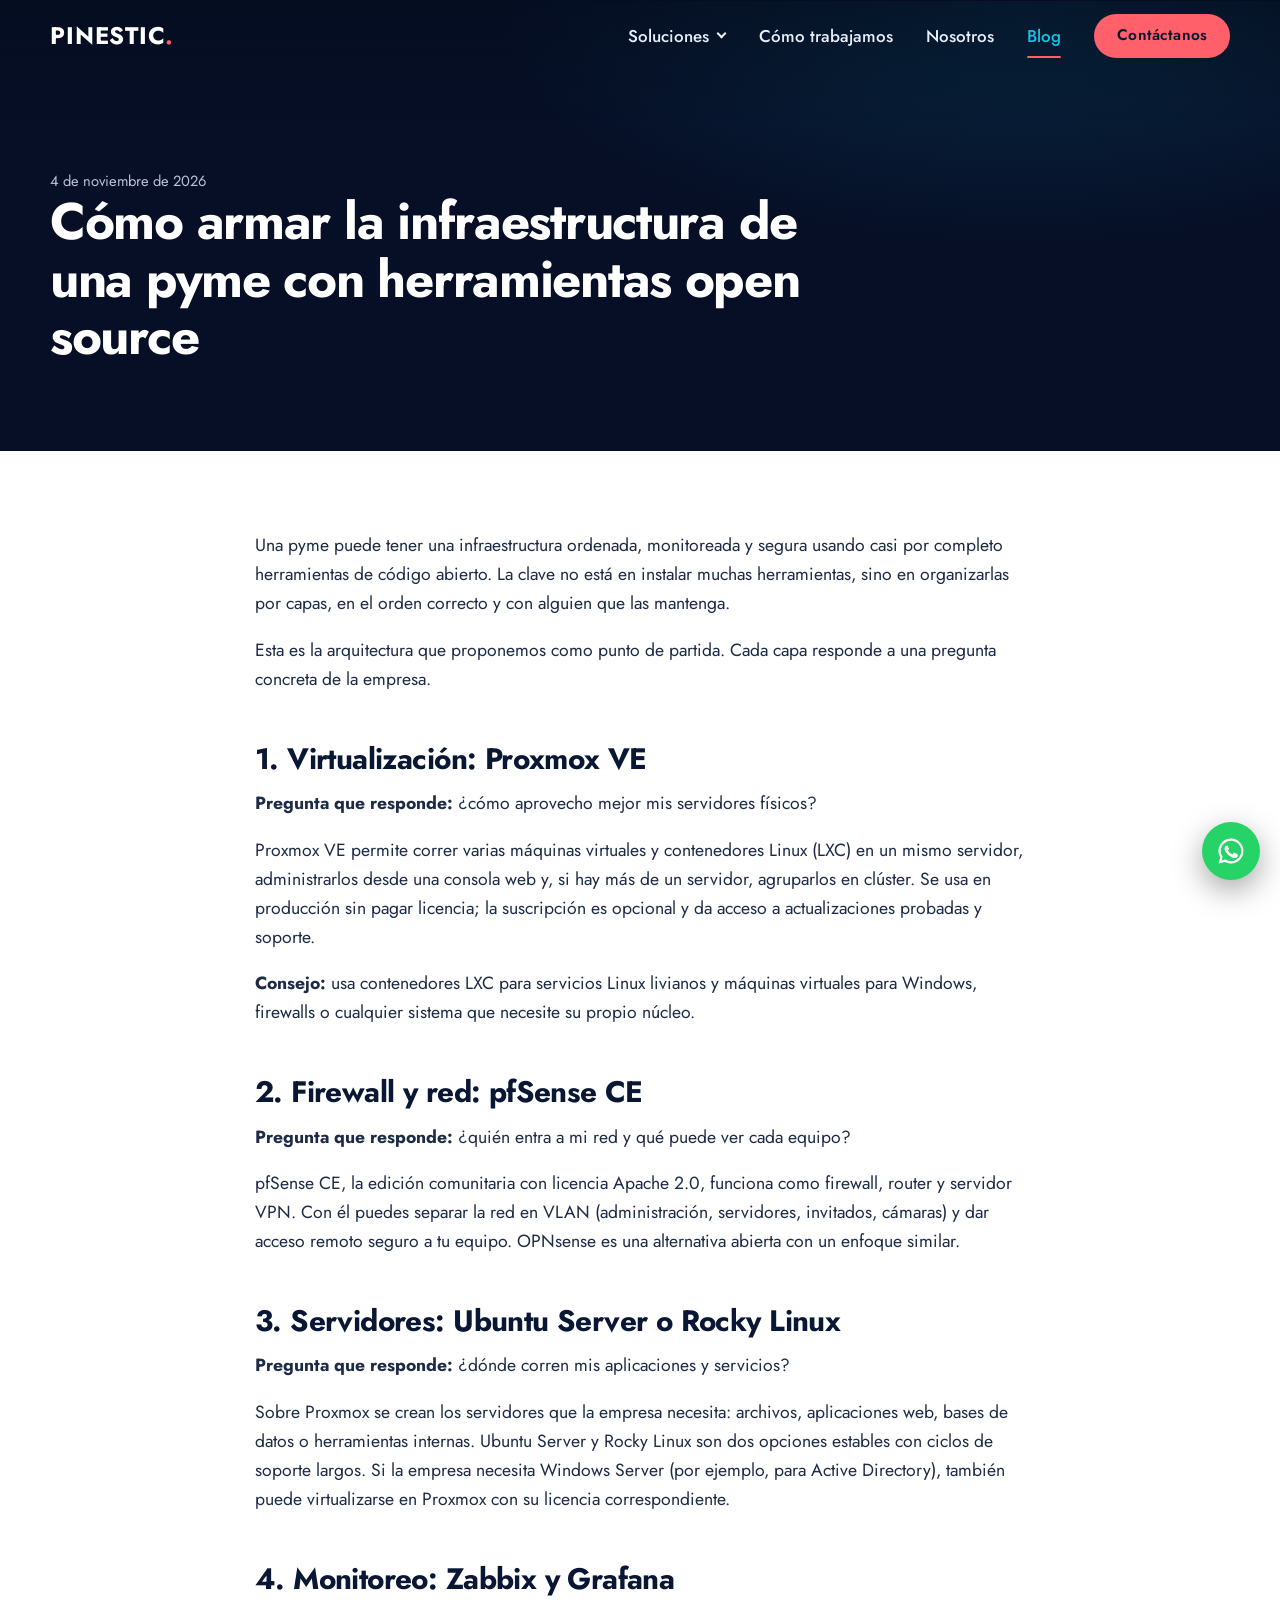
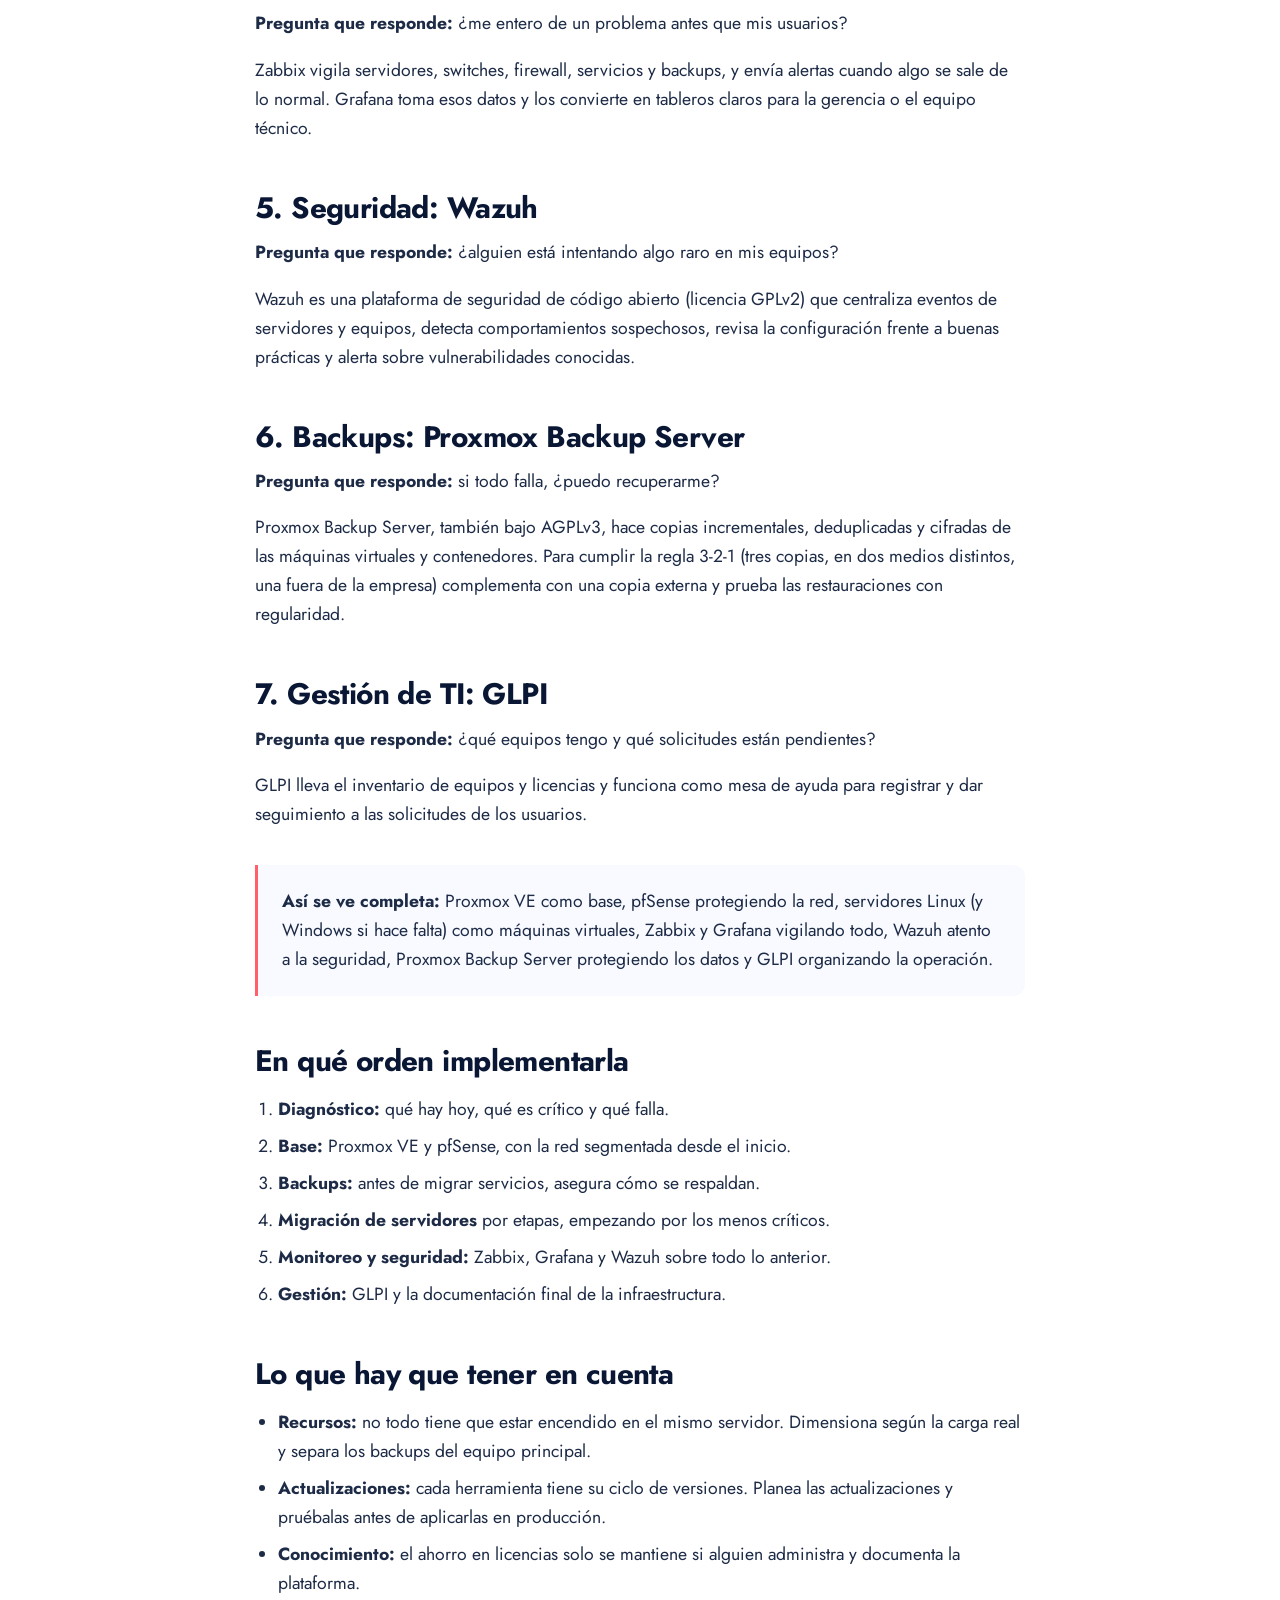
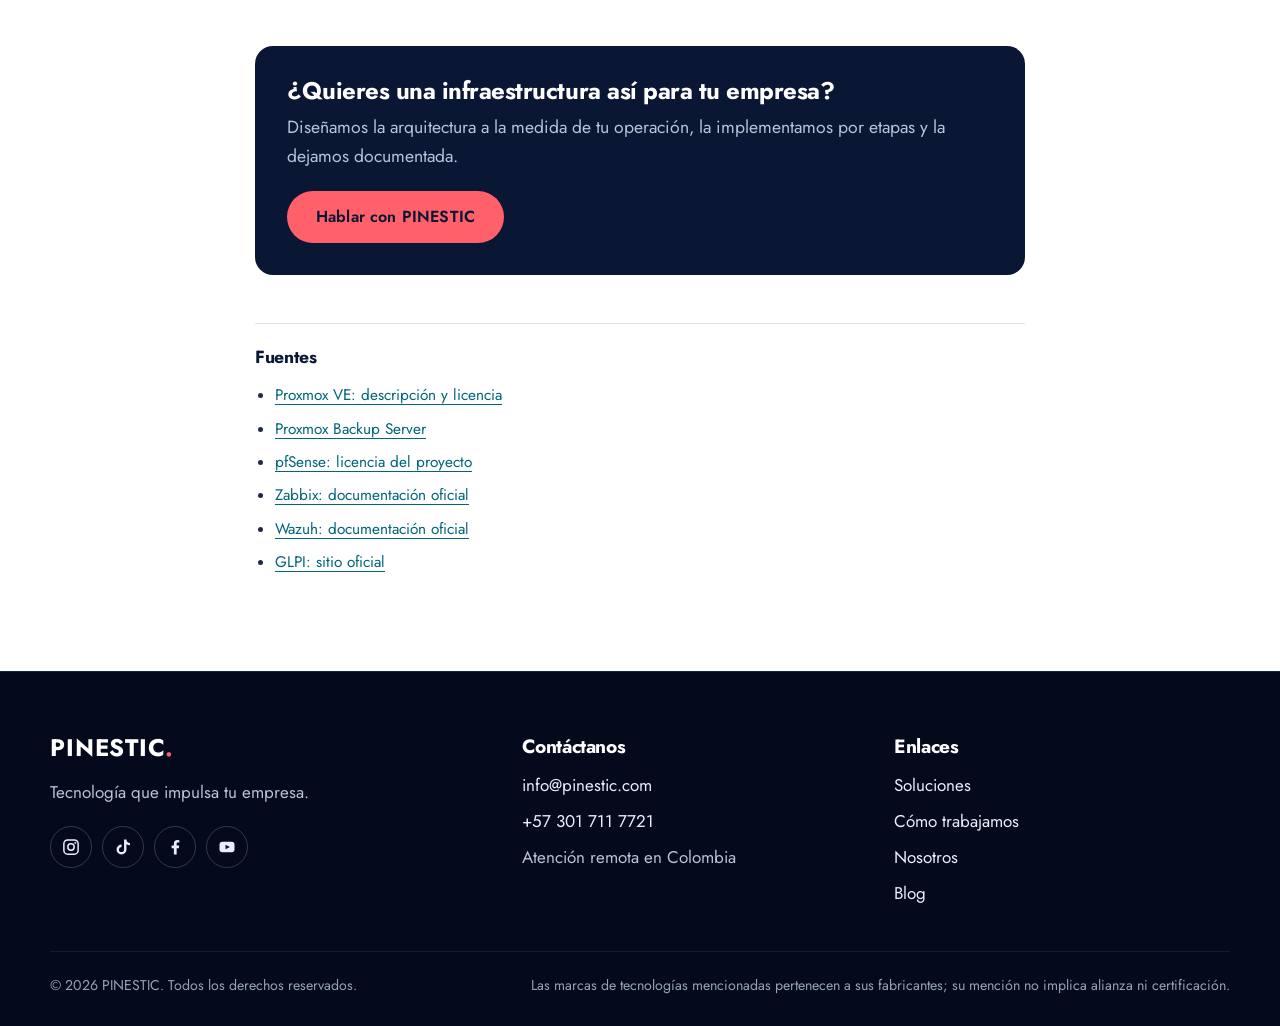
<file: blog/infraestructura-pyme-open-source/index.html>
<!DOCTYPE html>
<html lang="es-CO">
<head>
<meta charset="UTF-8">
<meta name="viewport" content="width=device-width, initial-scale=1, viewport-fit=cover">
<meta name="theme-color" content="#060f26">
<title>Cómo armar la infraestructura de una pyme con herramientas open source | PINESTIC</title>
<meta name="description" content="Una guía por capas para montar la infraestructura de una pyme con herramientas de código abierto: virtualización, firewall, servidores, monitoreo, seguridad, backups y gestión de TI.">
<meta name="robots" content="index,follow,max-image-preview:large">
<link rel="canonical" href="https://www.pinestic.com/blog/infraestructura-pyme-open-source/">
<link rel="icon" type="image/png" sizes="48x48" href="/favicon.png">
<link rel="apple-touch-icon" href="/favicon.png">
<meta property="og:type" content="article">
<meta property="og:locale" content="es_CO">
<meta property="og:site_name" content="PINESTIC">
<meta property="og:title" content="Cómo armar la infraestructura de una pyme con herramientas open source | PINESTIC">
<meta property="og:description" content="Una guía por capas para montar la infraestructura de una pyme con herramientas de código abierto: virtualización, firewall, servidores, monitoreo, seguridad, backups y gestión de TI.">
<meta property="og:url" content="https://www.pinestic.com/blog/infraestructura-pyme-open-source/">
<meta property="og:image" content="https://www.pinestic.com/img/blog/infraestructura.webp">
<meta name="twitter:card" content="summary_large_image">
<link rel="preconnect" href="https://fonts.googleapis.com">
<link rel="preconnect" href="https://fonts.gstatic.com" crossorigin>
<link href="https://fonts.googleapis.com/css2?family=Jost:wght@400;500;600;700&family=IBM+Plex+Mono:wght@400;500&display=swap" rel="stylesheet">
<script type="application/ld+json">
{"@context": "https://schema.org", "@type": "BlogPosting", "headline": "Cómo armar la infraestructura de una pyme con herramientas open source", "description": "Una guía por capas para montar la infraestructura de una pyme con herramientas de código abierto: virtualización, firewall, servidores, monitoreo, seguridad, backups y gestión de TI.", "datePublished": "2026-11-04", "dateModified": "2026-11-04", "inLanguage": "es-CO", "mainEntityOfPage": "https://www.pinestic.com/blog/infraestructura-pyme-open-source/", "image": "https://www.pinestic.com/img/blog/infraestructura.webp", "author": {"@id": "https://www.pinestic.com/#organization", "@type": "Organization", "name": "PINESTIC"}, "publisher": {"@id": "https://www.pinestic.com/#organization"}}
</script>
<link rel="stylesheet" href="/styles.css">
<script>document.documentElement.classList.add('js')</script>
<script src="/main.js" defer></script>
</head>
<body>
<svg width="0" height="0" style="position:absolute" aria-hidden="true" focusable="false">
<symbol id="i-ig" viewBox="0 0 24 24"><rect x="2.5" y="2.5" width="19" height="19" rx="5" fill="none" stroke="currentColor" stroke-width="2"/><circle cx="12" cy="12" r="4.2" fill="none" stroke="currentColor" stroke-width="2"/><circle cx="17.7" cy="6.5" r="1.3" fill="currentColor"/></symbol>
<symbol id="i-tt" viewBox="0 0 24 24"><path fill="currentColor" d="M16.6 2h-3.2v13.4a3.4 3.4 0 1 1-3.3-3.4V8.8a6.6 6.6 0 1 0 6.5 6.6V8.3a8 8 0 0 0 4.7 1.5V6.6A4.8 4.8 0 0 1 16.6 2Z"/></symbol>
<symbol id="i-fb" viewBox="0 0 24 24"><path fill="currentColor" d="M14.2 22v-8.5h2.9l.5-3.5h-3.4V7.8c0-1 .3-1.7 1.8-1.7h1.8V3a23 23 0 0 0-2.7-.2c-2.7 0-4.6 1.7-4.6 4.7V10H7.5v3.5h3V22Z"/></symbol>
<symbol id="i-yt" viewBox="0 0 24 24"><rect x="2" y="5" width="20" height="14" rx="4" fill="currentColor"/><path d="m10 9 6 3-6 3Z" fill="#091735"/></symbol>
<symbol id="i-in" viewBox="0 0 24 24"><path fill="currentColor" d="M4.5 3a2 2 0 1 0 0 4 2 2 0 0 0 0-4ZM3 9h3v12H3Zm5.5 0h3v1.6c.5-1 1.7-1.9 3.5-1.9 3.7 0 4.4 2.3 4.4 5.4V21h-3v-6.2c0-1.5 0-3.4-2.2-3.4s-2.7 1.7-2.7 3.3V21h-3Z"/></symbol>
<symbol id="i-wa" viewBox="0 0 24 24"><path fill="currentColor" d="M12 2a10 10 0 0 0-8.6 15.1L2 22l5-1.3A10 10 0 1 0 12 2Zm0 18.2a8.2 8.2 0 0 1-4.2-1.2l-.3-.2-3 .8.8-2.9-.2-.3A8.2 8.2 0 1 1 12 20.2Zm4.5-6.1c-.2-.1-1.5-.7-1.7-.8s-.4-.1-.6.1l-.8 1c-.1.2-.3.2-.5.1a6.7 6.7 0 0 1-3.3-2.9c-.2-.4.2-.4.7-1.3.1-.2 0-.3 0-.4l-.8-1.8c-.2-.5-.4-.4-.6-.4h-.5a1 1 0 0 0-.7.3 3 3 0 0 0-.9 2.2 5.2 5.2 0 0 0 1.1 2.7 11.8 11.8 0 0 0 4.5 4c1.7.7 2.3.8 3.2.6a2.7 2.7 0 0 0 1.8-1.2 2.2 2.2 0 0 0 .1-1.3c0-.1-.2-.2-.5-.3Z"/></symbol>
<!-- Íconos del diagrama de red -->
<symbol id="n-globe" viewBox="0 0 24 24"><g fill="none" stroke="currentColor" stroke-width="1.6"><circle cx="12" cy="12" r="9"/><ellipse cx="12" cy="12" rx="4" ry="9"/><path d="M3 12h18"/></g></symbol>
<symbol id="n-wall" viewBox="0 0 24 24"><g fill="none" stroke="currentColor" stroke-width="1.6"><rect x="3" y="4" width="18" height="16" rx="2"/><path d="M3 9.3h18M3 14.6h18M9 4v5.3M15 9.3v5.3M9 14.6V20"/></g></symbol>
<symbol id="n-lock" viewBox="0 0 24 24"><g fill="none" stroke="currentColor" stroke-width="1.6"><rect x="5" y="10" width="14" height="10" rx="2"/><path d="M8 10V7.5a4 4 0 0 1 8 0V10M12 14v2.5"/></g></symbol>
<symbol id="n-switch" viewBox="0 0 24 24"><g fill="none" stroke="currentColor" stroke-width="1.6"><rect x="2.5" y="8" width="19" height="8" rx="2"/><path d="M6 12h.01M9 12h.01M12 12h.01M15 12h.01M18 12h.01" stroke-linecap="round" stroke-width="2.2"/></g></symbol>
<symbol id="n-server" viewBox="0 0 24 24"><g fill="none" stroke="currentColor" stroke-width="1.6"><rect x="4" y="3.5" width="16" height="7" rx="1.6"/><rect x="4" y="13.5" width="16" height="7" rx="1.6"/><path d="M7.5 7h.01M7.5 17h.01M11 7h5.5M11 17h5.5" stroke-linecap="round"/></g></symbol>
<symbol id="n-cube" viewBox="0 0 24 24"><g fill="none" stroke="currentColor" stroke-width="1.6" stroke-linejoin="round"><path d="m12 2.5 8.5 4.7v9.6L12 21.5l-8.5-4.7V7.2Z"/><path d="m3.5 7.2 8.5 4.7 8.5-4.7M12 11.9v9.6"/></g></symbol>
<symbol id="n-db" viewBox="0 0 24 24"><g fill="none" stroke="currentColor" stroke-width="1.6"><ellipse cx="12" cy="5.5" rx="7.5" ry="2.8"/><path d="M4.5 5.5v13c0 1.5 3.4 2.8 7.5 2.8s7.5-1.3 7.5-2.8v-13M4.5 12c0 1.5 3.4 2.8 7.5 2.8s7.5-1.3 7.5-2.8"/></g></symbol>
<symbol id="n-pulse" viewBox="0 0 24 24"><g fill="none" stroke="currentColor" stroke-width="1.6" stroke-linejoin="round"><rect x="2.5" y="4" width="19" height="13" rx="2"/><path d="M6 11h2.5l1.5-3 2.5 6 1.5-3H18M9 20.5h6"/></g></symbol>
<symbol id="s-infra" viewBox="0 0 48 48"><g fill="none" stroke="currentColor" stroke-width="1.8" stroke-linecap="round" stroke-linejoin="round"><rect x="8" y="6" width="32" height="10" rx="2.5"/><rect x="8" y="19" width="32" height="10" rx="2.5"/><rect x="8" y="32" width="32" height="10" rx="2.5"/><path d="M13 11h.01M13 24h.01M13 37h.01M20 11h14M20 24h14M20 37h14"/></g></symbol>
<symbol id="s-monitor" viewBox="0 0 48 48"><g fill="none" stroke="currentColor" stroke-width="1.8" stroke-linecap="round" stroke-linejoin="round"><rect x="5" y="8" width="38" height="26" rx="3"/><path d="M11 24h6l3-7 5 12 3-7h9M17 41h14M24 34v7"/></g></symbol>
<symbol id="s-shield" viewBox="0 0 48 48"><g fill="none" stroke="currentColor" stroke-width="1.8" stroke-linecap="round" stroke-linejoin="round"><path d="M24 5 9 11v11c0 10 6.4 17.2 15 20 8.6-2.8 15-10 15-20V11Z"/><path d="m17 24 5 5 9-10"/></g></symbol>
<symbol id="s-backup" viewBox="0 0 48 48"><g fill="none" stroke="currentColor" stroke-width="1.8" stroke-linecap="round" stroke-linejoin="round"><ellipse cx="22" cy="11" rx="14" ry="5"/><path d="M8 11v24c0 2.8 6.3 5 14 5M36 11v9M8 23c0 2.8 6.3 5 14 5"/><path d="M33 27a8 8 0 1 0 7.6 10.5M41 29v5h-5"/></g></symbol>
<symbol id="s-consult" viewBox="0 0 48 48"><g fill="none" stroke="currentColor" stroke-width="1.8" stroke-linecap="round" stroke-linejoin="round"><circle cx="21" cy="21" r="13"/><path d="m31 31 10 10M15 24l4-6 4 5 4-7"/></g></symbol>
<symbol id="s-wall" viewBox="0 0 48 48"><g fill="none" stroke="currentColor" stroke-width="1.8" stroke-linecap="round" stroke-linejoin="round"><rect x="6" y="9" width="36" height="30" rx="3"/><path d="M6 19h36M6 29h36M17 9v10M31 19v10M17 29v10"/></g></symbol>
<symbol id="s-cube" viewBox="0 0 48 48"><g fill="none" stroke="currentColor" stroke-width="1.8" stroke-linejoin="round"><path d="m24 5 17 9.5v19L24 43 7 33.5v-19Z"/><path d="m7 14.5 17 9.5 17-9.5M24 24v19"/></g></symbol>
<symbol id="s-tools" viewBox="0 0 48 48"><g fill="none" stroke="currentColor" stroke-width="1.8" stroke-linecap="round" stroke-linejoin="round"><path d="M29 8a9 9 0 0 0-8.4 12.2L8 32.8a3.4 3.4 0 0 0 4.8 4.8l12.6-12.6A9 9 0 0 0 37.6 16l-5.4 5.4-5.6-1.6-1.6-5.6Z"/></g></symbol>
<symbol id="s-support" viewBox="0 0 48 48"><g fill="none" stroke="currentColor" stroke-width="1.8" stroke-linecap="round" stroke-linejoin="round"><path d="M10 28v-5a14 14 0 0 1 28 0v5"/><rect x="6" y="26" width="8" height="12" rx="3"/><rect x="34" y="26" width="8" height="12" rx="3"/><path d="M38 38c0 3-3 5-8 5h-4"/></g></symbol>
<symbol id="s-learn" viewBox="0 0 48 48"><g fill="none" stroke="currentColor" stroke-width="1.8" stroke-linecap="round" stroke-linejoin="round"><path d="M4 18 24 9l20 9-20 9Z"/><path d="M12 22v10c0 3 5.4 6 12 6s12-3 12-6V22M44 18v12"/></g></symbol>
<symbol id="i-check" viewBox="0 0 24 24"><path d="m6 12.5 4 4 8-9" fill="none" stroke="currentColor" stroke-width="2.4" stroke-linecap="round" stroke-linejoin="round"/></symbol>
</svg>

<a class="skip-link" href="#contenido">Saltar al contenido</a>
<header class="site-header" data-header>
  <div class="container header-inner">
    <a class="brand" href="/" aria-label="PINESTIC, ir al inicio">PINESTIC<span class="brand-dot">.</span></a>
    <button class="nav-toggle" type="button" aria-expanded="false" aria-controls="menu" data-nav-toggle>
      <span class="nav-toggle-bars" aria-hidden="true"></span><span class="sr-only">Abrir menú</span>
    </button>
    <nav class="main-nav" id="menu" aria-label="Navegación principal" data-nav>
      <div class="nav-group" data-subnav>
        <button class="nav-sub-toggle" type="button" aria-expanded="false" aria-controls="sub-soluciones">Soluciones</button>
        <ul class="nav-sub" id="sub-soluciones">
          <li><a href="/soluciones/infraestructura/"><strong>Infraestructura TI</strong><span>Monitoreo, virtualización y servidores</span></a></li>
          <li><a href="/soluciones/ciberseguridad/"><strong>Ciberseguridad</strong><span>SIEM, hardening y evaluaciones</span></a></li>
          <li><a href="/soluciones/redes-y-continuidad/"><strong>Redes y continuidad</strong><span>Firewall y backups</span></a></li>
          <li class="nav-sub-label" aria-hidden="true">Plataformas</li>
          <li><a href="/plataformas/zabbix/"><strong>Conoce Zabbix</strong><span>Monitoreo de infraestructura</span></a></li>
          <li><a href="/plataformas/wazuh/"><strong>Conoce Wazuh</strong><span>SIEM y seguridad de servidores</span></a></li>
          <li class="nav-sub-all"><a href="/#servicios">Ver todas las soluciones</a></li>
        </ul>
      </div>
      <a href="/#metodologia">Cómo trabajamos</a>
      <a href="/#nosotros">Nosotros</a>
      <a href="/blog/">Blog</a>
      <a class="button button-small primary" href="/#contacto">Contáctanos</a>
    </nav>
  </div>
</header>

<main id="contenido">
  <section class="page-hero article-hero" aria-labelledby="post-title">
    <div class="container">
      <p class="post-meta"><time datetime="2026-11-04">4 de noviembre de 2026</time></p>
      <h1 id="post-title">Cómo armar la infraestructura de una pyme con herramientas open source</h1>
    </div>
  </section>

  <article class="article">
    <div class="container article-body">

      <p>Una pyme puede tener una infraestructura ordenada, monitoreada y segura usando casi por completo herramientas de código abierto. La clave no está en instalar muchas herramientas, sino en organizarlas por capas, en el orden correcto y con alguien que las mantenga.</p>
      <p>Esta es la arquitectura que proponemos como punto de partida. Cada capa responde a una pregunta concreta de la empresa.</p>

      <h2>1. Virtualización: Proxmox VE</h2>
      <p><strong>Pregunta que responde:</strong> ¿cómo aprovecho mejor mis servidores físicos?</p>
      <p>Proxmox VE permite correr varias máquinas virtuales y contenedores Linux (LXC) en un mismo servidor, administrarlos desde una consola web y, si hay más de un servidor, agruparlos en clúster. Se usa en producción sin pagar licencia; la suscripción es opcional y da acceso a actualizaciones probadas y soporte.</p>
      <p><strong>Consejo:</strong> usa contenedores LXC para servicios Linux livianos y máquinas virtuales para Windows, firewalls o cualquier sistema que necesite su propio núcleo.</p>

      <h2>2. Firewall y red: pfSense CE</h2>
      <p><strong>Pregunta que responde:</strong> ¿quién entra a mi red y qué puede ver cada equipo?</p>
      <p>pfSense CE, la edición comunitaria con licencia Apache 2.0, funciona como firewall, router y servidor VPN. Con él puedes separar la red en VLAN (administración, servidores, invitados, cámaras) y dar acceso remoto seguro a tu equipo. OPNsense es una alternativa abierta con un enfoque similar.</p>

      <h2>3. Servidores: Ubuntu Server o Rocky Linux</h2>
      <p><strong>Pregunta que responde:</strong> ¿dónde corren mis aplicaciones y servicios?</p>
      <p>Sobre Proxmox se crean los servidores que la empresa necesita: archivos, aplicaciones web, bases de datos o herramientas internas. Ubuntu Server y Rocky Linux son dos opciones estables con ciclos de soporte largos. Si la empresa necesita Windows Server (por ejemplo, para Active Directory), también puede virtualizarse en Proxmox con su licencia correspondiente.</p>

      <h2>4. Monitoreo: Zabbix y Grafana</h2>
      <p><strong>Pregunta que responde:</strong> ¿me entero de un problema antes que mis usuarios?</p>
      <p>Zabbix vigila servidores, switches, firewall, servicios y backups, y envía alertas cuando algo se sale de lo normal. Grafana toma esos datos y los convierte en tableros claros para la gerencia o el equipo técnico.</p>

      <h2>5. Seguridad: Wazuh</h2>
      <p><strong>Pregunta que responde:</strong> ¿alguien está intentando algo raro en mis equipos?</p>
      <p>Wazuh es una plataforma de seguridad de código abierto (licencia GPLv2) que centraliza eventos de servidores y equipos, detecta comportamientos sospechosos, revisa la configuración frente a buenas prácticas y alerta sobre vulnerabilidades conocidas.</p>

      <h2>6. Backups: Proxmox Backup Server</h2>
      <p><strong>Pregunta que responde:</strong> si todo falla, ¿puedo recuperarme?</p>
      <p>Proxmox Backup Server, también bajo AGPLv3, hace copias incrementales, deduplicadas y cifradas de las máquinas virtuales y contenedores. Para cumplir la regla 3-2-1 (tres copias, en dos medios distintos, una fuera de la empresa) complementa con una copia externa y prueba las restauraciones con regularidad.</p>

      <h2>7. Gestión de TI: GLPI</h2>
      <p><strong>Pregunta que responde:</strong> ¿qué equipos tengo y qué solicitudes están pendientes?</p>
      <p>GLPI lleva el inventario de equipos y licencias y funciona como mesa de ayuda para registrar y dar seguimiento a las solicitudes de los usuarios.</p>

      <div class="callout">
        <p><strong>Así se ve completa:</strong> Proxmox VE como base, pfSense protegiendo la red, servidores Linux (y Windows si hace falta) como máquinas virtuales, Zabbix y Grafana vigilando todo, Wazuh atento a la seguridad, Proxmox Backup Server protegiendo los datos y GLPI organizando la operación.</p>
      </div>

      <h2>En qué orden implementarla</h2>
      <ol>
        <li><strong>Diagnóstico:</strong> qué hay hoy, qué es crítico y qué falla.</li>
        <li><strong>Base:</strong> Proxmox VE y pfSense, con la red segmentada desde el inicio.</li>
        <li><strong>Backups:</strong> antes de migrar servicios, asegura cómo se respaldan.</li>
        <li><strong>Migración de servidores</strong> por etapas, empezando por los menos críticos.</li>
        <li><strong>Monitoreo y seguridad:</strong> Zabbix, Grafana y Wazuh sobre todo lo anterior.</li>
        <li><strong>Gestión:</strong> GLPI y la documentación final de la infraestructura.</li>
      </ol>

      <h2>Lo que hay que tener en cuenta</h2>
      <ul>
        <li><strong>Recursos:</strong> no todo tiene que estar encendido en el mismo servidor. Dimensiona según la carga real y separa los backups del equipo principal.</li>
        <li><strong>Actualizaciones:</strong> cada herramienta tiene su ciclo de versiones. Planea las actualizaciones y pruébalas antes de aplicarlas en producción.</li>
        <li><strong>Conocimiento:</strong> el ahorro en licencias solo se mantiene si alguien administra y documenta la plataforma.</li>
      </ul>

      <aside class="article-cta" aria-labelledby="cta-title">
        <h2 id="cta-title">¿Quieres una infraestructura así para tu empresa?</h2>
        <p>Diseñamos la arquitectura a la medida de tu operación, la implementamos por etapas y la dejamos documentada.</p>
        <a class="button primary" href="mailto:info@pinestic.com?subject=Consulta%20-%20Infraestructura%20open%20source">Hablar con PINESTIC</a>
      </aside>

      <section class="sources" aria-labelledby="fuentes-title">
        <h2 id="fuentes-title">Fuentes</h2>
        <ul><li><a href="https://www.proxmox.com/en/products/proxmox-virtual-environment/overview" target="_blank" rel="noopener noreferrer">Proxmox VE: descripción y licencia</a></li><li><a href="https://www.proxmox.com/en/products/proxmox-backup-server/overview" target="_blank" rel="noopener noreferrer">Proxmox Backup Server</a></li><li><a href="https://pfsense.org/license" target="_blank" rel="noopener noreferrer">pfSense: licencia del proyecto</a></li><li><a href="https://www.zabbix.com/documentation/current/en/manual" target="_blank" rel="noopener noreferrer">Zabbix: documentación oficial</a></li><li><a href="https://documentation.wazuh.com/current/index.html" target="_blank" rel="noopener noreferrer">Wazuh: documentación oficial</a></li><li><a href="https://glpi-project.org/" target="_blank" rel="noopener noreferrer">GLPI: sitio oficial</a></li></ul>
      </section>
    </div>
  </article>
</main>

<footer class="site-footer">
  <div class="container footer-grid">
    <div class="footer-brand">
      <a class="brand" href="/">PINESTIC<span class="brand-dot">.</span></a>
      <p>Tecnología que impulsa tu empresa.</p>
      <nav class="social-links" aria-label="Redes sociales de PINESTIC">
        <a href="https://www.instagram.com/pines.tic/" target="_blank" rel="noopener noreferrer" aria-label="PINESTIC en Instagram"><svg class="social-icon" aria-hidden="true" focusable="false"><use href="#i-ig"/></svg></a>
        <a href="https://www.tiktok.com/@pines.tic" target="_blank" rel="noopener noreferrer" aria-label="PINESTIC en TikTok"><svg class="social-icon" aria-hidden="true" focusable="false"><use href="#i-tt"/></svg></a>
        <a href="https://www.facebook.com/profile.php?id=61591644321482" target="_blank" rel="noopener noreferrer" aria-label="PINESTIC en Facebook"><svg class="social-icon" aria-hidden="true" focusable="false"><use href="#i-fb"/></svg></a>
        <a href="https://www.youtube.com/channel/UCGhiNkfMXRxOqzxNWAKLv7A" target="_blank" rel="noopener noreferrer" aria-label="PINESTIC en YouTube"><svg class="social-icon" aria-hidden="true" focusable="false"><use href="#i-yt"/></svg></a>
      </nav>
    </div>
    <div>
      <h2 class="footer-h">Contáctanos</h2>
      <ul class="footer-list">
        <li><a href="mailto:info@pinestic.com">info@pinestic.com</a></li>
        <li><a href="tel:+573017117721">+57 301 711 7721</a></li>
        <li>Atención remota en Colombia</li>
      </ul>
    </div>
    <div>
      <h2 class="footer-h">Enlaces</h2>
      <ul class="footer-list">
        <li><a href="/#servicios">Soluciones</a></li>
        <li><a href="/#metodologia">Cómo trabajamos</a></li>
        <li><a href="/#nosotros">Nosotros</a></li>
        <li><a href="/blog/">Blog</a></li>
      </ul>
    </div>
  </div>
  <div class="container footer-base"><small>© <span data-year>2026</span> PINESTIC. Todos los derechos reservados.</small><small>Las marcas de tecnologías mencionadas pertenecen a sus fabricantes; su mención no implica alianza ni certificación.</small></div>
</footer>
<a class="wa-float" href="https://wa.me/573017117721?text=Hola%2C%20quiero%20informaci%C3%B3n%20sobre%20los%20servicios%20de%20PINESTIC" target="_blank" rel="noopener noreferrer" aria-label="Escribir a PINESTIC por WhatsApp"><svg aria-hidden="true"><use href="#i-wa"/></svg></a>
</body>
</html>
</file>
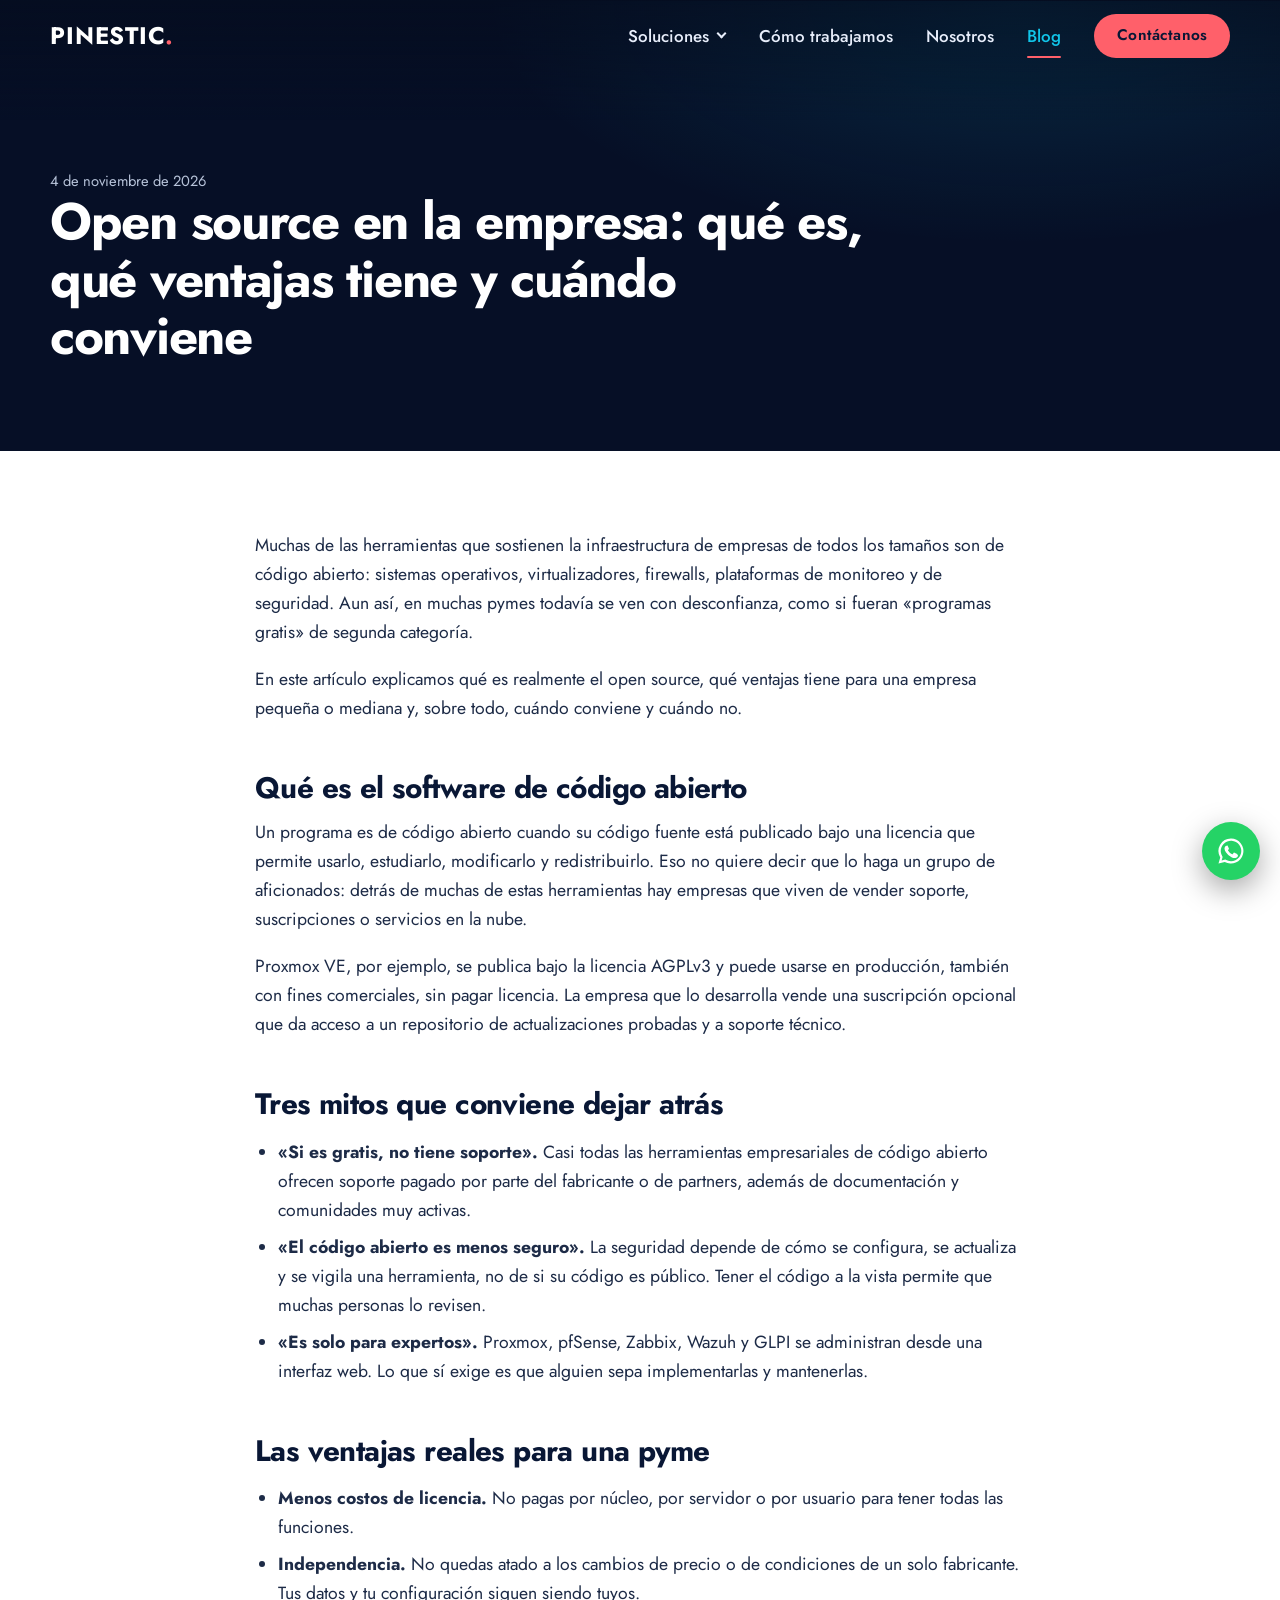
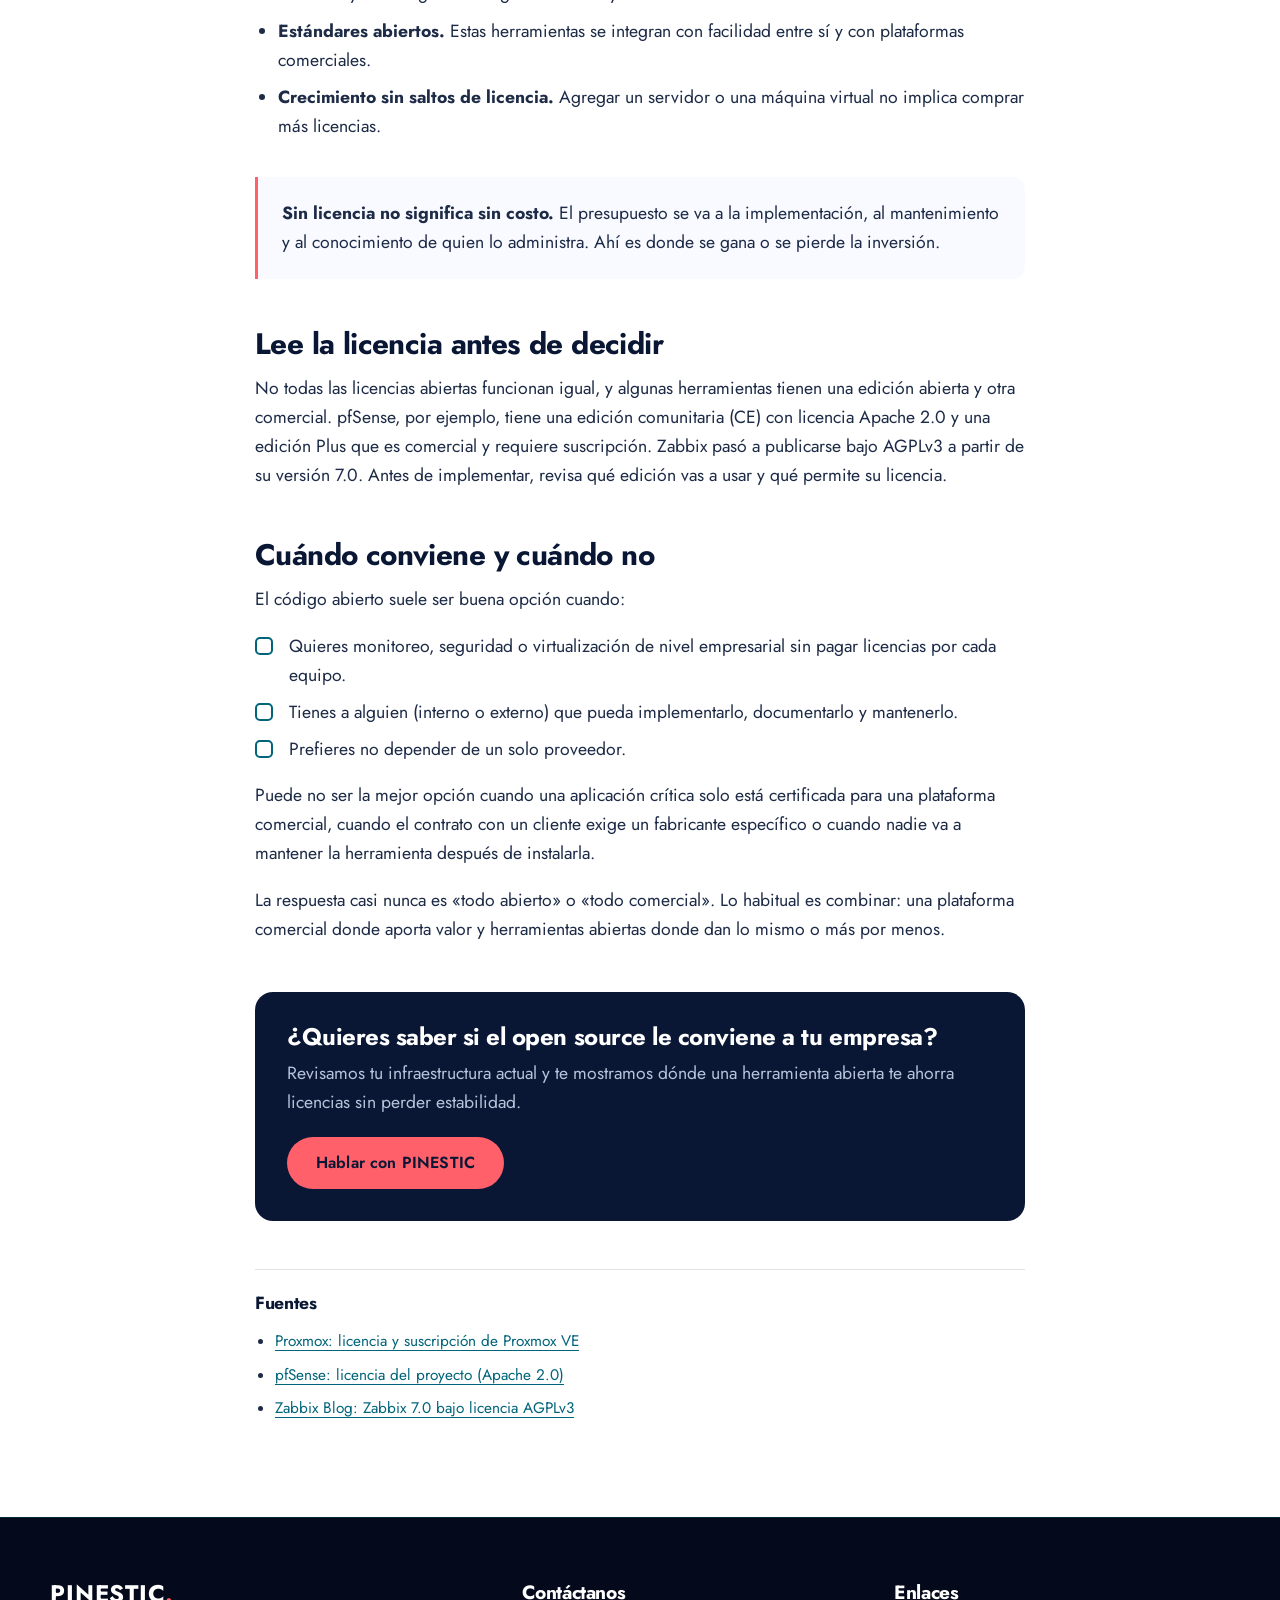
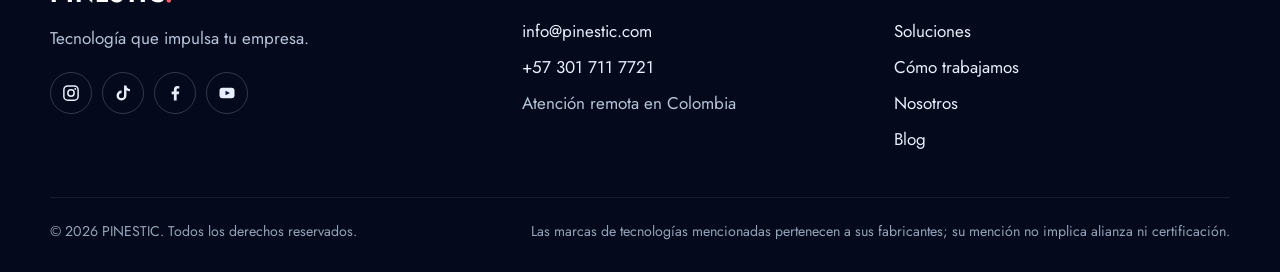
<file: blog/open-source-en-la-empresa/index.html>
<!DOCTYPE html>
<html lang="es-CO">
<head>
<meta charset="UTF-8">
<meta name="viewport" content="width=device-width, initial-scale=1, viewport-fit=cover">
<meta name="theme-color" content="#060f26">
<title>Open source en la empresa: qué es, qué ventajas tiene y cuándo conviene | PINESTIC</title>
<meta name="description" content="Qué significa usar software de código abierto en una empresa, sus ventajas reales, los mitos más comunes y cómo decidir si conviene para tu infraestructura.">
<meta name="robots" content="index,follow,max-image-preview:large">
<link rel="canonical" href="https://www.pinestic.com/blog/open-source-en-la-empresa/">
<link rel="icon" type="image/png" sizes="48x48" href="/favicon.png">
<link rel="apple-touch-icon" href="/favicon.png">
<meta property="og:type" content="article">
<meta property="og:locale" content="es_CO">
<meta property="og:site_name" content="PINESTIC">
<meta property="og:title" content="Open source en la empresa: qué es, qué ventajas tiene y cuándo conviene | PINESTIC">
<meta property="og:description" content="Qué significa usar software de código abierto en una empresa, sus ventajas reales, los mitos más comunes y cómo decidir si conviene para tu infraestructura.">
<meta property="og:url" content="https://www.pinestic.com/blog/open-source-en-la-empresa/">
<meta property="og:image" content="https://www.pinestic.com/img/blog/opensource.webp">
<meta name="twitter:card" content="summary_large_image">
<link rel="preconnect" href="https://fonts.googleapis.com">
<link rel="preconnect" href="https://fonts.gstatic.com" crossorigin>
<link href="https://fonts.googleapis.com/css2?family=Jost:wght@400;500;600;700&family=IBM+Plex+Mono:wght@400;500&display=swap" rel="stylesheet">
<script type="application/ld+json">
{"@context": "https://schema.org", "@type": "BlogPosting", "headline": "Open source en la empresa: qué es, qué ventajas tiene y cuándo conviene", "description": "Qué significa usar software de código abierto en una empresa, sus ventajas reales, los mitos más comunes y cómo decidir si conviene para tu infraestructura.", "datePublished": "2026-11-04", "dateModified": "2026-11-04", "inLanguage": "es-CO", "mainEntityOfPage": "https://www.pinestic.com/blog/open-source-en-la-empresa/", "image": "https://www.pinestic.com/img/blog/opensource.webp", "author": {"@id": "https://www.pinestic.com/#organization", "@type": "Organization", "name": "PINESTIC"}, "publisher": {"@id": "https://www.pinestic.com/#organization"}}
</script>
<link rel="stylesheet" href="/styles.css">
<script>document.documentElement.classList.add('js')</script>
<script src="/main.js" defer></script>
</head>
<body>
<svg width="0" height="0" style="position:absolute" aria-hidden="true" focusable="false">
<symbol id="i-ig" viewBox="0 0 24 24"><rect x="2.5" y="2.5" width="19" height="19" rx="5" fill="none" stroke="currentColor" stroke-width="2"/><circle cx="12" cy="12" r="4.2" fill="none" stroke="currentColor" stroke-width="2"/><circle cx="17.7" cy="6.5" r="1.3" fill="currentColor"/></symbol>
<symbol id="i-tt" viewBox="0 0 24 24"><path fill="currentColor" d="M16.6 2h-3.2v13.4a3.4 3.4 0 1 1-3.3-3.4V8.8a6.6 6.6 0 1 0 6.5 6.6V8.3a8 8 0 0 0 4.7 1.5V6.6A4.8 4.8 0 0 1 16.6 2Z"/></symbol>
<symbol id="i-fb" viewBox="0 0 24 24"><path fill="currentColor" d="M14.2 22v-8.5h2.9l.5-3.5h-3.4V7.8c0-1 .3-1.7 1.8-1.7h1.8V3a23 23 0 0 0-2.7-.2c-2.7 0-4.6 1.7-4.6 4.7V10H7.5v3.5h3V22Z"/></symbol>
<symbol id="i-yt" viewBox="0 0 24 24"><rect x="2" y="5" width="20" height="14" rx="4" fill="currentColor"/><path d="m10 9 6 3-6 3Z" fill="#091735"/></symbol>
<symbol id="i-in" viewBox="0 0 24 24"><path fill="currentColor" d="M4.5 3a2 2 0 1 0 0 4 2 2 0 0 0 0-4ZM3 9h3v12H3Zm5.5 0h3v1.6c.5-1 1.7-1.9 3.5-1.9 3.7 0 4.4 2.3 4.4 5.4V21h-3v-6.2c0-1.5 0-3.4-2.2-3.4s-2.7 1.7-2.7 3.3V21h-3Z"/></symbol>
<symbol id="i-wa" viewBox="0 0 24 24"><path fill="currentColor" d="M12 2a10 10 0 0 0-8.6 15.1L2 22l5-1.3A10 10 0 1 0 12 2Zm0 18.2a8.2 8.2 0 0 1-4.2-1.2l-.3-.2-3 .8.8-2.9-.2-.3A8.2 8.2 0 1 1 12 20.2Zm4.5-6.1c-.2-.1-1.5-.7-1.7-.8s-.4-.1-.6.1l-.8 1c-.1.2-.3.2-.5.1a6.7 6.7 0 0 1-3.3-2.9c-.2-.4.2-.4.7-1.3.1-.2 0-.3 0-.4l-.8-1.8c-.2-.5-.4-.4-.6-.4h-.5a1 1 0 0 0-.7.3 3 3 0 0 0-.9 2.2 5.2 5.2 0 0 0 1.1 2.7 11.8 11.8 0 0 0 4.5 4c1.7.7 2.3.8 3.2.6a2.7 2.7 0 0 0 1.8-1.2 2.2 2.2 0 0 0 .1-1.3c0-.1-.2-.2-.5-.3Z"/></symbol>
<!-- Íconos del diagrama de red -->
<symbol id="n-globe" viewBox="0 0 24 24"><g fill="none" stroke="currentColor" stroke-width="1.6"><circle cx="12" cy="12" r="9"/><ellipse cx="12" cy="12" rx="4" ry="9"/><path d="M3 12h18"/></g></symbol>
<symbol id="n-wall" viewBox="0 0 24 24"><g fill="none" stroke="currentColor" stroke-width="1.6"><rect x="3" y="4" width="18" height="16" rx="2"/><path d="M3 9.3h18M3 14.6h18M9 4v5.3M15 9.3v5.3M9 14.6V20"/></g></symbol>
<symbol id="n-lock" viewBox="0 0 24 24"><g fill="none" stroke="currentColor" stroke-width="1.6"><rect x="5" y="10" width="14" height="10" rx="2"/><path d="M8 10V7.5a4 4 0 0 1 8 0V10M12 14v2.5"/></g></symbol>
<symbol id="n-switch" viewBox="0 0 24 24"><g fill="none" stroke="currentColor" stroke-width="1.6"><rect x="2.5" y="8" width="19" height="8" rx="2"/><path d="M6 12h.01M9 12h.01M12 12h.01M15 12h.01M18 12h.01" stroke-linecap="round" stroke-width="2.2"/></g></symbol>
<symbol id="n-server" viewBox="0 0 24 24"><g fill="none" stroke="currentColor" stroke-width="1.6"><rect x="4" y="3.5" width="16" height="7" rx="1.6"/><rect x="4" y="13.5" width="16" height="7" rx="1.6"/><path d="M7.5 7h.01M7.5 17h.01M11 7h5.5M11 17h5.5" stroke-linecap="round"/></g></symbol>
<symbol id="n-cube" viewBox="0 0 24 24"><g fill="none" stroke="currentColor" stroke-width="1.6" stroke-linejoin="round"><path d="m12 2.5 8.5 4.7v9.6L12 21.5l-8.5-4.7V7.2Z"/><path d="m3.5 7.2 8.5 4.7 8.5-4.7M12 11.9v9.6"/></g></symbol>
<symbol id="n-db" viewBox="0 0 24 24"><g fill="none" stroke="currentColor" stroke-width="1.6"><ellipse cx="12" cy="5.5" rx="7.5" ry="2.8"/><path d="M4.5 5.5v13c0 1.5 3.4 2.8 7.5 2.8s7.5-1.3 7.5-2.8v-13M4.5 12c0 1.5 3.4 2.8 7.5 2.8s7.5-1.3 7.5-2.8"/></g></symbol>
<symbol id="n-pulse" viewBox="0 0 24 24"><g fill="none" stroke="currentColor" stroke-width="1.6" stroke-linejoin="round"><rect x="2.5" y="4" width="19" height="13" rx="2"/><path d="M6 11h2.5l1.5-3 2.5 6 1.5-3H18M9 20.5h6"/></g></symbol>
<symbol id="s-infra" viewBox="0 0 48 48"><g fill="none" stroke="currentColor" stroke-width="1.8" stroke-linecap="round" stroke-linejoin="round"><rect x="8" y="6" width="32" height="10" rx="2.5"/><rect x="8" y="19" width="32" height="10" rx="2.5"/><rect x="8" y="32" width="32" height="10" rx="2.5"/><path d="M13 11h.01M13 24h.01M13 37h.01M20 11h14M20 24h14M20 37h14"/></g></symbol>
<symbol id="s-monitor" viewBox="0 0 48 48"><g fill="none" stroke="currentColor" stroke-width="1.8" stroke-linecap="round" stroke-linejoin="round"><rect x="5" y="8" width="38" height="26" rx="3"/><path d="M11 24h6l3-7 5 12 3-7h9M17 41h14M24 34v7"/></g></symbol>
<symbol id="s-shield" viewBox="0 0 48 48"><g fill="none" stroke="currentColor" stroke-width="1.8" stroke-linecap="round" stroke-linejoin="round"><path d="M24 5 9 11v11c0 10 6.4 17.2 15 20 8.6-2.8 15-10 15-20V11Z"/><path d="m17 24 5 5 9-10"/></g></symbol>
<symbol id="s-backup" viewBox="0 0 48 48"><g fill="none" stroke="currentColor" stroke-width="1.8" stroke-linecap="round" stroke-linejoin="round"><ellipse cx="22" cy="11" rx="14" ry="5"/><path d="M8 11v24c0 2.8 6.3 5 14 5M36 11v9M8 23c0 2.8 6.3 5 14 5"/><path d="M33 27a8 8 0 1 0 7.6 10.5M41 29v5h-5"/></g></symbol>
<symbol id="s-consult" viewBox="0 0 48 48"><g fill="none" stroke="currentColor" stroke-width="1.8" stroke-linecap="round" stroke-linejoin="round"><circle cx="21" cy="21" r="13"/><path d="m31 31 10 10M15 24l4-6 4 5 4-7"/></g></symbol>
<symbol id="s-wall" viewBox="0 0 48 48"><g fill="none" stroke="currentColor" stroke-width="1.8" stroke-linecap="round" stroke-linejoin="round"><rect x="6" y="9" width="36" height="30" rx="3"/><path d="M6 19h36M6 29h36M17 9v10M31 19v10M17 29v10"/></g></symbol>
<symbol id="s-cube" viewBox="0 0 48 48"><g fill="none" stroke="currentColor" stroke-width="1.8" stroke-linejoin="round"><path d="m24 5 17 9.5v19L24 43 7 33.5v-19Z"/><path d="m7 14.5 17 9.5 17-9.5M24 24v19"/></g></symbol>
<symbol id="s-tools" viewBox="0 0 48 48"><g fill="none" stroke="currentColor" stroke-width="1.8" stroke-linecap="round" stroke-linejoin="round"><path d="M29 8a9 9 0 0 0-8.4 12.2L8 32.8a3.4 3.4 0 0 0 4.8 4.8l12.6-12.6A9 9 0 0 0 37.6 16l-5.4 5.4-5.6-1.6-1.6-5.6Z"/></g></symbol>
<symbol id="s-support" viewBox="0 0 48 48"><g fill="none" stroke="currentColor" stroke-width="1.8" stroke-linecap="round" stroke-linejoin="round"><path d="M10 28v-5a14 14 0 0 1 28 0v5"/><rect x="6" y="26" width="8" height="12" rx="3"/><rect x="34" y="26" width="8" height="12" rx="3"/><path d="M38 38c0 3-3 5-8 5h-4"/></g></symbol>
<symbol id="s-learn" viewBox="0 0 48 48"><g fill="none" stroke="currentColor" stroke-width="1.8" stroke-linecap="round" stroke-linejoin="round"><path d="M4 18 24 9l20 9-20 9Z"/><path d="M12 22v10c0 3 5.4 6 12 6s12-3 12-6V22M44 18v12"/></g></symbol>
<symbol id="i-check" viewBox="0 0 24 24"><path d="m6 12.5 4 4 8-9" fill="none" stroke="currentColor" stroke-width="2.4" stroke-linecap="round" stroke-linejoin="round"/></symbol>
</svg>

<a class="skip-link" href="#contenido">Saltar al contenido</a>
<header class="site-header" data-header>
  <div class="container header-inner">
    <a class="brand" href="/" aria-label="PINESTIC, ir al inicio">PINESTIC<span class="brand-dot">.</span></a>
    <button class="nav-toggle" type="button" aria-expanded="false" aria-controls="menu" data-nav-toggle>
      <span class="nav-toggle-bars" aria-hidden="true"></span><span class="sr-only">Abrir menú</span>
    </button>
    <nav class="main-nav" id="menu" aria-label="Navegación principal" data-nav>
      <div class="nav-group" data-subnav>
        <button class="nav-sub-toggle" type="button" aria-expanded="false" aria-controls="sub-soluciones">Soluciones</button>
        <ul class="nav-sub" id="sub-soluciones">
          <li><a href="/soluciones/infraestructura/"><strong>Infraestructura TI</strong><span>Monitoreo, virtualización y servidores</span></a></li>
          <li><a href="/soluciones/ciberseguridad/"><strong>Ciberseguridad</strong><span>SIEM, hardening y evaluaciones</span></a></li>
          <li><a href="/soluciones/redes-y-continuidad/"><strong>Redes y continuidad</strong><span>Firewall y backups</span></a></li>
          <li class="nav-sub-label" aria-hidden="true">Plataformas</li>
          <li><a href="/plataformas/zabbix/"><strong>Conoce Zabbix</strong><span>Monitoreo de infraestructura</span></a></li>
          <li><a href="/plataformas/wazuh/"><strong>Conoce Wazuh</strong><span>SIEM y seguridad de servidores</span></a></li>
          <li class="nav-sub-all"><a href="/#servicios">Ver todas las soluciones</a></li>
        </ul>
      </div>
      <a href="/#metodologia">Cómo trabajamos</a>
      <a href="/#nosotros">Nosotros</a>
      <a href="/blog/">Blog</a>
      <a class="button button-small primary" href="/#contacto">Contáctanos</a>
    </nav>
  </div>
</header>

<main id="contenido">
  <section class="page-hero article-hero" aria-labelledby="post-title">
    <div class="container">
      <p class="post-meta"><time datetime="2026-11-04">4 de noviembre de 2026</time></p>
      <h1 id="post-title">Open source en la empresa: qué es, qué ventajas tiene y cuándo conviene</h1>
    </div>
  </section>

  <article class="article">
    <div class="container article-body">

      <p>Muchas de las herramientas que sostienen la infraestructura de empresas de todos los tamaños son de código abierto: sistemas operativos, virtualizadores, firewalls, plataformas de monitoreo y de seguridad. Aun así, en muchas pymes todavía se ven con desconfianza, como si fueran «programas gratis» de segunda categoría.</p>
      <p>En este artículo explicamos qué es realmente el open source, qué ventajas tiene para una empresa pequeña o mediana y, sobre todo, cuándo conviene y cuándo no.</p>

      <h2>Qué es el software de código abierto</h2>
      <p>Un programa es de código abierto cuando su código fuente está publicado bajo una licencia que permite usarlo, estudiarlo, modificarlo y redistribuirlo. Eso no quiere decir que lo haga un grupo de aficionados: detrás de muchas de estas herramientas hay empresas que viven de vender soporte, suscripciones o servicios en la nube.</p>
      <p>Proxmox VE, por ejemplo, se publica bajo la licencia AGPLv3 y puede usarse en producción, también con fines comerciales, sin pagar licencia. La empresa que lo desarrolla vende una suscripción opcional que da acceso a un repositorio de actualizaciones probadas y a soporte técnico.</p>

      <h2>Tres mitos que conviene dejar atrás</h2>
      <ul>
        <li><strong>«Si es gratis, no tiene soporte».</strong> Casi todas las herramientas empresariales de código abierto ofrecen soporte pagado por parte del fabricante o de partners, además de documentación y comunidades muy activas.</li>
        <li><strong>«El código abierto es menos seguro».</strong> La seguridad depende de cómo se configura, se actualiza y se vigila una herramienta, no de si su código es público. Tener el código a la vista permite que muchas personas lo revisen.</li>
        <li><strong>«Es solo para expertos».</strong> Proxmox, pfSense, Zabbix, Wazuh y GLPI se administran desde una interfaz web. Lo que sí exige es que alguien sepa implementarlas y mantenerlas.</li>
      </ul>

      <h2>Las ventajas reales para una pyme</h2>
      <ul>
        <li><strong>Menos costos de licencia.</strong> No pagas por núcleo, por servidor o por usuario para tener todas las funciones.</li>
        <li><strong>Independencia.</strong> No quedas atado a los cambios de precio o de condiciones de un solo fabricante. Tus datos y tu configuración siguen siendo tuyos.</li>
        <li><strong>Estándares abiertos.</strong> Estas herramientas se integran con facilidad entre sí y con plataformas comerciales.</li>
        <li><strong>Crecimiento sin saltos de licencia.</strong> Agregar un servidor o una máquina virtual no implica comprar más licencias.</li>
      </ul>

      <div class="callout">
        <p><strong>Sin licencia no significa sin costo.</strong> El presupuesto se va a la implementación, al mantenimiento y al conocimiento de quien lo administra. Ahí es donde se gana o se pierde la inversión.</p>
      </div>

      <h2>Lee la licencia antes de decidir</h2>
      <p>No todas las licencias abiertas funcionan igual, y algunas herramientas tienen una edición abierta y otra comercial. pfSense, por ejemplo, tiene una edición comunitaria (CE) con licencia Apache 2.0 y una edición Plus que es comercial y requiere suscripción. Zabbix pasó a publicarse bajo AGPLv3 a partir de su versión 7.0. Antes de implementar, revisa qué edición vas a usar y qué permite su licencia.</p>

      <h2>Cuándo conviene y cuándo no</h2>
      <p>El código abierto suele ser buena opción cuando:</p>
      <ul class="checklist">
        <li>Quieres monitoreo, seguridad o virtualización de nivel empresarial sin pagar licencias por cada equipo.</li>
        <li>Tienes a alguien (interno o externo) que pueda implementarlo, documentarlo y mantenerlo.</li>
        <li>Prefieres no depender de un solo proveedor.</li>
      </ul>
      <p>Puede no ser la mejor opción cuando una aplicación crítica solo está certificada para una plataforma comercial, cuando el contrato con un cliente exige un fabricante específico o cuando nadie va a mantener la herramienta después de instalarla.</p>
      <p>La respuesta casi nunca es «todo abierto» o «todo comercial». Lo habitual es combinar: una plataforma comercial donde aporta valor y herramientas abiertas donde dan lo mismo o más por menos.</p>

      <aside class="article-cta" aria-labelledby="cta-title">
        <h2 id="cta-title">¿Quieres saber si el open source le conviene a tu empresa?</h2>
        <p>Revisamos tu infraestructura actual y te mostramos dónde una herramienta abierta te ahorra licencias sin perder estabilidad.</p>
        <a class="button primary" href="mailto:info@pinestic.com?subject=Consulta%20-%20Open%20source%20en%20mi%20empresa">Hablar con PINESTIC</a>
      </aside>

      <section class="sources" aria-labelledby="fuentes-title">
        <h2 id="fuentes-title">Fuentes</h2>
        <ul><li><a href="https://www.proxmox.com/en/products/proxmox-virtual-environment/overview" target="_blank" rel="noopener noreferrer">Proxmox: licencia y suscripción de Proxmox VE</a></li><li><a href="https://pfsense.org/license" target="_blank" rel="noopener noreferrer">pfSense: licencia del proyecto (Apache 2.0)</a></li><li><a href="https://blog.zabbix.com/striking-the-right-balance-zabbix-7-0-to-be-released-under-agplv3-license/27596/" target="_blank" rel="noopener noreferrer">Zabbix Blog: Zabbix 7.0 bajo licencia AGPLv3</a></li></ul>
      </section>
    </div>
  </article>
</main>

<footer class="site-footer">
  <div class="container footer-grid">
    <div class="footer-brand">
      <a class="brand" href="/">PINESTIC<span class="brand-dot">.</span></a>
      <p>Tecnología que impulsa tu empresa.</p>
      <nav class="social-links" aria-label="Redes sociales de PINESTIC">
        <a href="https://www.instagram.com/pines.tic/" target="_blank" rel="noopener noreferrer" aria-label="PINESTIC en Instagram"><svg class="social-icon" aria-hidden="true" focusable="false"><use href="#i-ig"/></svg></a>
        <a href="https://www.tiktok.com/@pines.tic" target="_blank" rel="noopener noreferrer" aria-label="PINESTIC en TikTok"><svg class="social-icon" aria-hidden="true" focusable="false"><use href="#i-tt"/></svg></a>
        <a href="https://www.facebook.com/profile.php?id=61591644321482" target="_blank" rel="noopener noreferrer" aria-label="PINESTIC en Facebook"><svg class="social-icon" aria-hidden="true" focusable="false"><use href="#i-fb"/></svg></a>
        <a href="https://www.youtube.com/channel/UCGhiNkfMXRxOqzxNWAKLv7A" target="_blank" rel="noopener noreferrer" aria-label="PINESTIC en YouTube"><svg class="social-icon" aria-hidden="true" focusable="false"><use href="#i-yt"/></svg></a>
      </nav>
    </div>
    <div>
      <h2 class="footer-h">Contáctanos</h2>
      <ul class="footer-list">
        <li><a href="mailto:info@pinestic.com">info@pinestic.com</a></li>
        <li><a href="tel:+573017117721">+57 301 711 7721</a></li>
        <li>Atención remota en Colombia</li>
      </ul>
    </div>
    <div>
      <h2 class="footer-h">Enlaces</h2>
      <ul class="footer-list">
        <li><a href="/#servicios">Soluciones</a></li>
        <li><a href="/#metodologia">Cómo trabajamos</a></li>
        <li><a href="/#nosotros">Nosotros</a></li>
        <li><a href="/blog/">Blog</a></li>
      </ul>
    </div>
  </div>
  <div class="container footer-base"><small>© <span data-year>2026</span> PINESTIC. Todos los derechos reservados.</small><small>Las marcas de tecnologías mencionadas pertenecen a sus fabricantes; su mención no implica alianza ni certificación.</small></div>
</footer>
<a class="wa-float" href="https://wa.me/573017117721?text=Hola%2C%20quiero%20informaci%C3%B3n%20sobre%20los%20servicios%20de%20PINESTIC" target="_blank" rel="noopener noreferrer" aria-label="Escribir a PINESTIC por WhatsApp"><svg aria-hidden="true"><use href="#i-wa"/></svg></a>
</body>
</html>
</file>
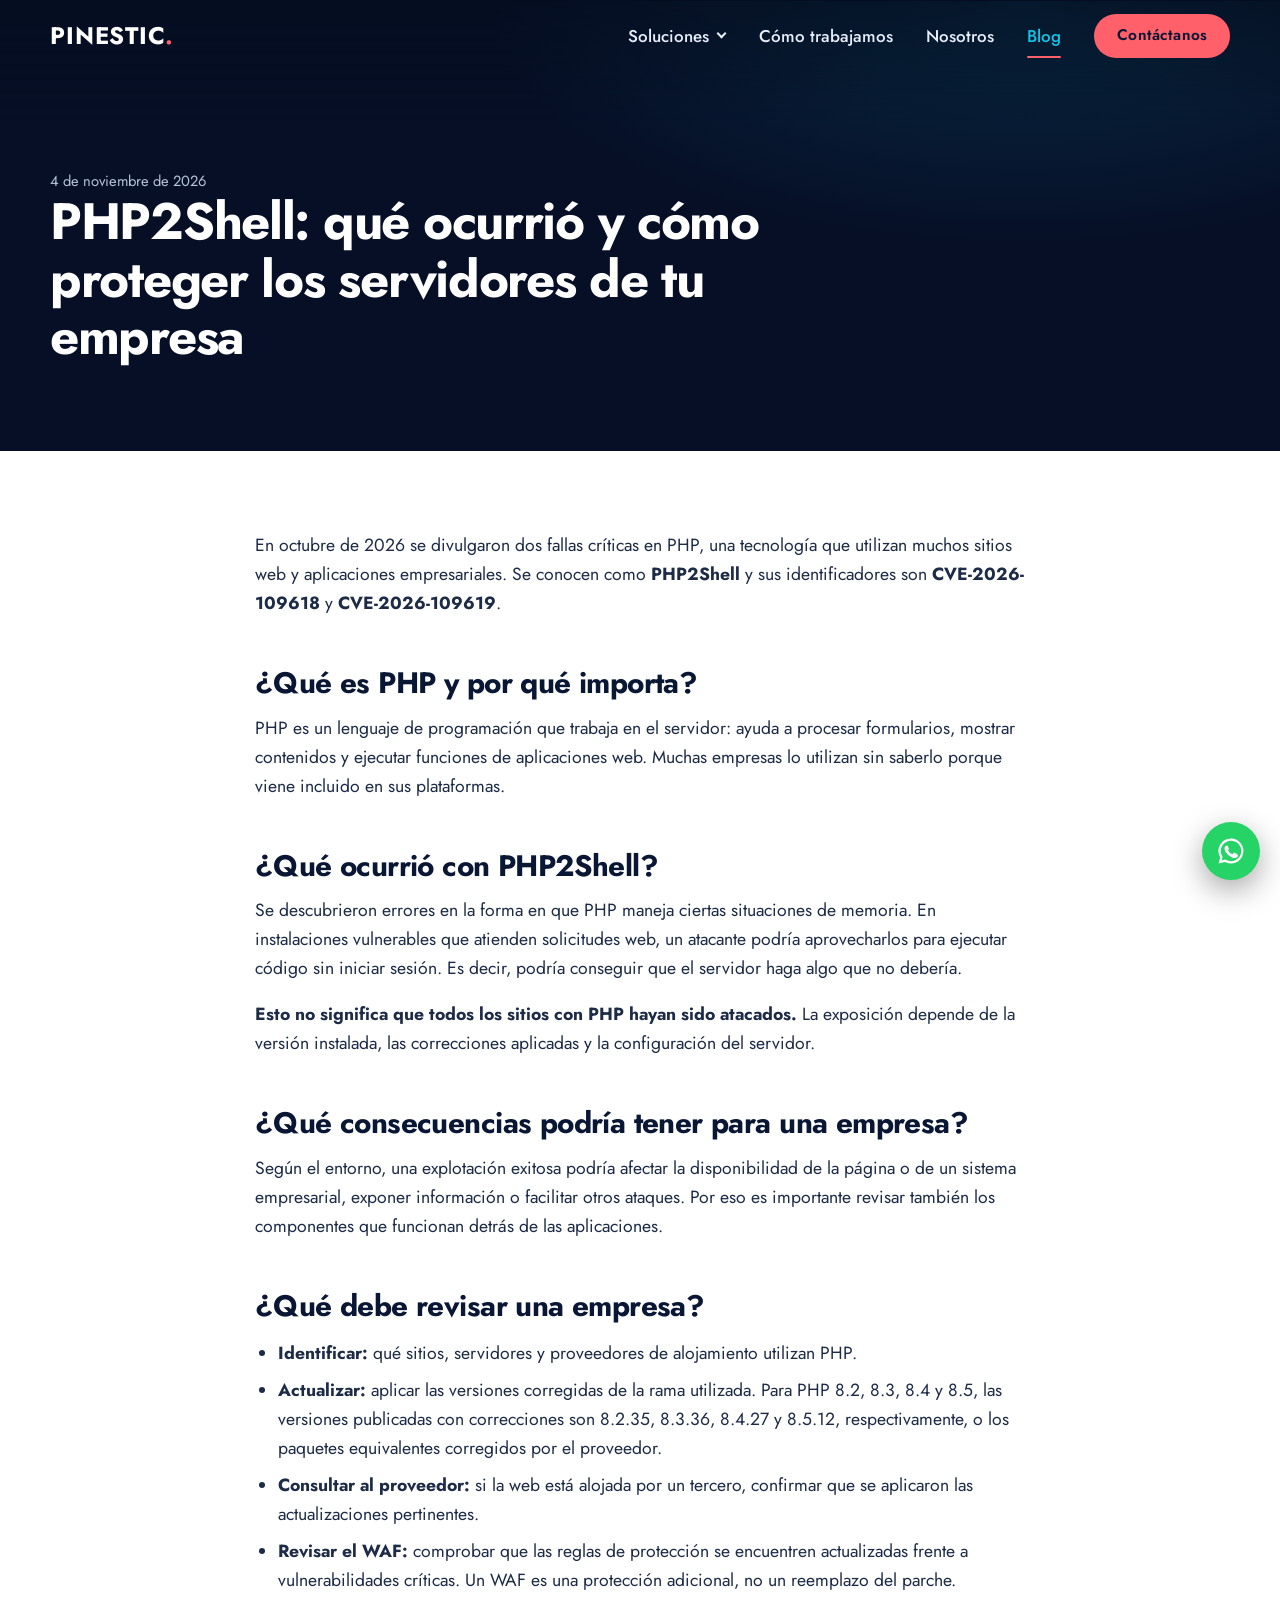
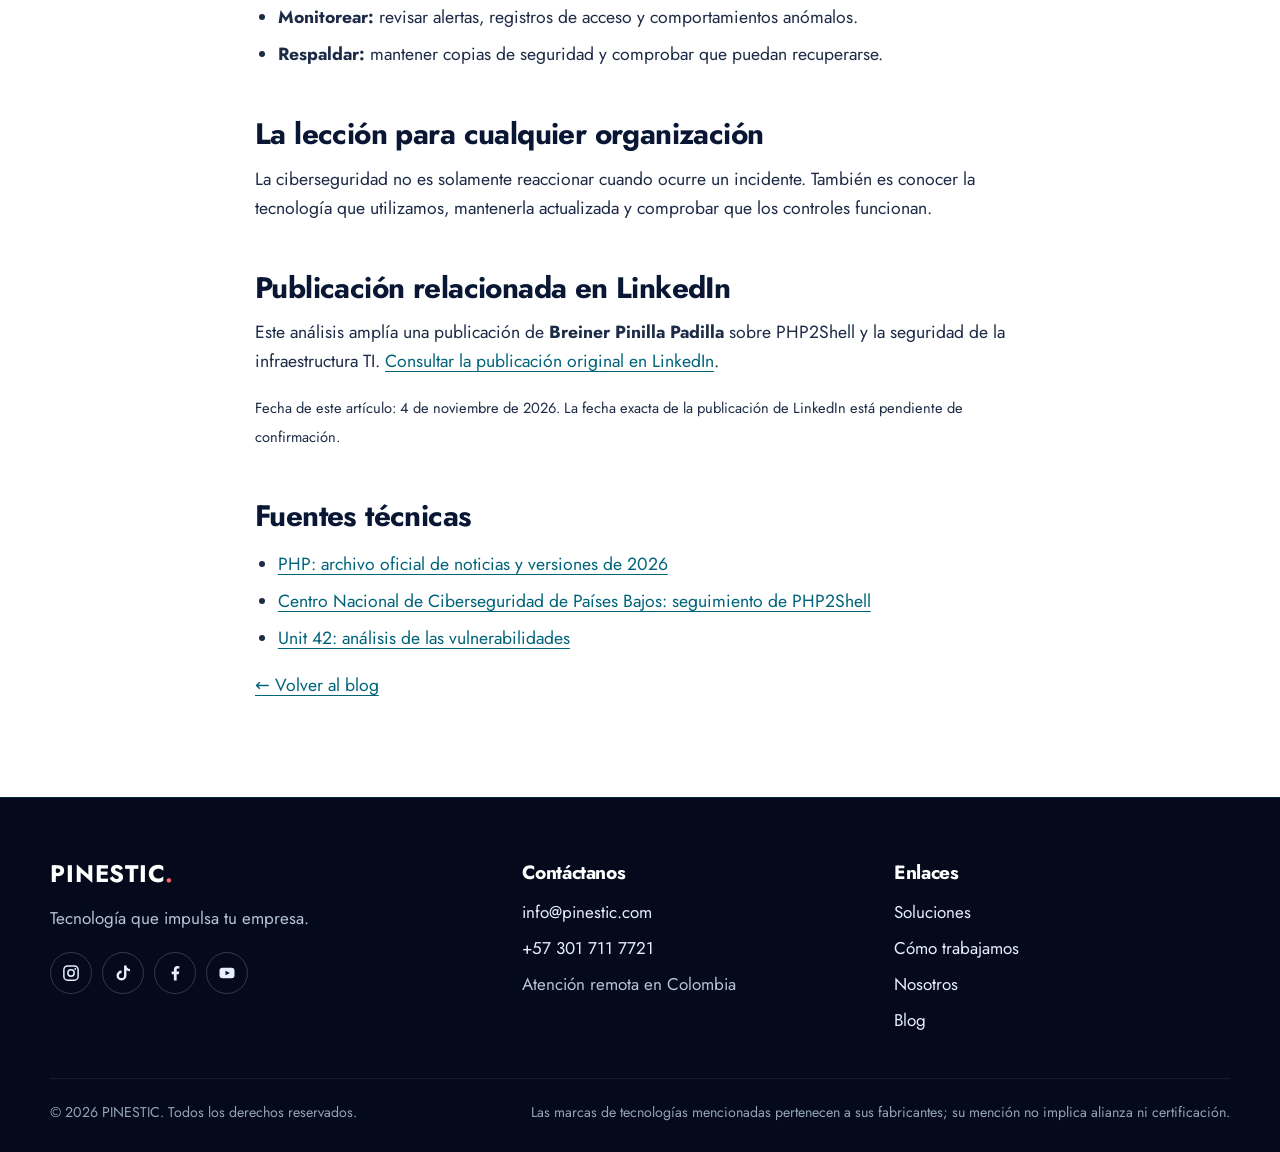
<file: blog/php2shell-seguridad-servidores/index.html>
<!DOCTYPE html>
<html lang="es-CO">
<head>
<meta charset="UTF-8">
<meta name="viewport" content="width=device-width, initial-scale=1, viewport-fit=cover">
<meta name="theme-color" content="#060f26">
<title>PHP2Shell: qué ocurrió y cómo proteger los servidores de tu empresa | PINESTIC</title>
<meta name="description" content="Conoce qué es PHP2Shell, cuáles son sus riesgos y cómo proteger los servidores PHP de tu empresa.">
<meta name="robots" content="index,follow,max-image-preview:large">
<link rel="canonical" href="https://www.pinestic.com/blog/php2shell-seguridad-servidores/">
<link rel="icon" type="image/png" sizes="48x48" href="/favicon.png">
<link rel="apple-touch-icon" href="/favicon.png">
<meta property="og:type" content="article">
<meta property="og:locale" content="es_CO">
<meta property="og:site_name" content="PINESTIC">
<meta property="og:title" content="PHP2Shell: qué ocurrió y cómo proteger los servidores de tu empresa | PINESTIC">
<meta property="og:description" content="Conoce qué es PHP2Shell, cuáles son sus riesgos y cómo proteger los servidores PHP de tu empresa.">
<meta property="og:url" content="https://www.pinestic.com/blog/php2shell-seguridad-servidores/">
<meta property="og:image" content="https://www.pinestic.com/img/blog/php2shell.webp">
<meta name="twitter:card" content="summary_large_image">
<link rel="preconnect" href="https://fonts.googleapis.com">
<link rel="preconnect" href="https://fonts.gstatic.com" crossorigin>
<link href="https://fonts.googleapis.com/css2?family=Jost:wght@400;500;600;700&family=IBM+Plex+Mono:wght@400;500&display=swap" rel="stylesheet">
<script type="application/ld+json">
{"@context": "https://schema.org", "@type": "BlogPosting", "headline": "PHP2Shell: qué ocurrió y cómo proteger los servidores de tu empresa", "description": "Conoce qué es PHP2Shell, cuáles son sus riesgos y cómo proteger los servidores PHP de tu empresa.", "datePublished": "2026-11-04", "dateModified": "2026-11-04", "inLanguage": "es-CO", "mainEntityOfPage": "https://www.pinestic.com/blog/php2shell-seguridad-servidores/", "image": "https://www.pinestic.com/img/blog/php2shell.webp", "author": {"@type": "Person", "name": "Breiner Pinilla Padilla"}, "publisher": {"@id": "https://www.pinestic.com/#organization"}}
</script>
<link rel="stylesheet" href="/styles.css">
<script>document.documentElement.classList.add('js')</script>
<script src="/main.js" defer></script>
</head>
<body>
<svg width="0" height="0" style="position:absolute" aria-hidden="true" focusable="false">
<symbol id="i-ig" viewBox="0 0 24 24"><rect x="2.5" y="2.5" width="19" height="19" rx="5" fill="none" stroke="currentColor" stroke-width="2"/><circle cx="12" cy="12" r="4.2" fill="none" stroke="currentColor" stroke-width="2"/><circle cx="17.7" cy="6.5" r="1.3" fill="currentColor"/></symbol>
<symbol id="i-tt" viewBox="0 0 24 24"><path fill="currentColor" d="M16.6 2h-3.2v13.4a3.4 3.4 0 1 1-3.3-3.4V8.8a6.6 6.6 0 1 0 6.5 6.6V8.3a8 8 0 0 0 4.7 1.5V6.6A4.8 4.8 0 0 1 16.6 2Z"/></symbol>
<symbol id="i-fb" viewBox="0 0 24 24"><path fill="currentColor" d="M14.2 22v-8.5h2.9l.5-3.5h-3.4V7.8c0-1 .3-1.7 1.8-1.7h1.8V3a23 23 0 0 0-2.7-.2c-2.7 0-4.6 1.7-4.6 4.7V10H7.5v3.5h3V22Z"/></symbol>
<symbol id="i-yt" viewBox="0 0 24 24"><rect x="2" y="5" width="20" height="14" rx="4" fill="currentColor"/><path d="m10 9 6 3-6 3Z" fill="#091735"/></symbol>
<symbol id="i-in" viewBox="0 0 24 24"><path fill="currentColor" d="M4.5 3a2 2 0 1 0 0 4 2 2 0 0 0 0-4ZM3 9h3v12H3Zm5.5 0h3v1.6c.5-1 1.7-1.9 3.5-1.9 3.7 0 4.4 2.3 4.4 5.4V21h-3v-6.2c0-1.5 0-3.4-2.2-3.4s-2.7 1.7-2.7 3.3V21h-3Z"/></symbol>
<symbol id="i-wa" viewBox="0 0 24 24"><path fill="currentColor" d="M12 2a10 10 0 0 0-8.6 15.1L2 22l5-1.3A10 10 0 1 0 12 2Zm0 18.2a8.2 8.2 0 0 1-4.2-1.2l-.3-.2-3 .8.8-2.9-.2-.3A8.2 8.2 0 1 1 12 20.2Zm4.5-6.1c-.2-.1-1.5-.7-1.7-.8s-.4-.1-.6.1l-.8 1c-.1.2-.3.2-.5.1a6.7 6.7 0 0 1-3.3-2.9c-.2-.4.2-.4.7-1.3.1-.2 0-.3 0-.4l-.8-1.8c-.2-.5-.4-.4-.6-.4h-.5a1 1 0 0 0-.7.3 3 3 0 0 0-.9 2.2 5.2 5.2 0 0 0 1.1 2.7 11.8 11.8 0 0 0 4.5 4c1.7.7 2.3.8 3.2.6a2.7 2.7 0 0 0 1.8-1.2 2.2 2.2 0 0 0 .1-1.3c0-.1-.2-.2-.5-.3Z"/></symbol>
<!-- Íconos del diagrama de red -->
<symbol id="n-globe" viewBox="0 0 24 24"><g fill="none" stroke="currentColor" stroke-width="1.6"><circle cx="12" cy="12" r="9"/><ellipse cx="12" cy="12" rx="4" ry="9"/><path d="M3 12h18"/></g></symbol>
<symbol id="n-wall" viewBox="0 0 24 24"><g fill="none" stroke="currentColor" stroke-width="1.6"><rect x="3" y="4" width="18" height="16" rx="2"/><path d="M3 9.3h18M3 14.6h18M9 4v5.3M15 9.3v5.3M9 14.6V20"/></g></symbol>
<symbol id="n-lock" viewBox="0 0 24 24"><g fill="none" stroke="currentColor" stroke-width="1.6"><rect x="5" y="10" width="14" height="10" rx="2"/><path d="M8 10V7.5a4 4 0 0 1 8 0V10M12 14v2.5"/></g></symbol>
<symbol id="n-switch" viewBox="0 0 24 24"><g fill="none" stroke="currentColor" stroke-width="1.6"><rect x="2.5" y="8" width="19" height="8" rx="2"/><path d="M6 12h.01M9 12h.01M12 12h.01M15 12h.01M18 12h.01" stroke-linecap="round" stroke-width="2.2"/></g></symbol>
<symbol id="n-server" viewBox="0 0 24 24"><g fill="none" stroke="currentColor" stroke-width="1.6"><rect x="4" y="3.5" width="16" height="7" rx="1.6"/><rect x="4" y="13.5" width="16" height="7" rx="1.6"/><path d="M7.5 7h.01M7.5 17h.01M11 7h5.5M11 17h5.5" stroke-linecap="round"/></g></symbol>
<symbol id="n-cube" viewBox="0 0 24 24"><g fill="none" stroke="currentColor" stroke-width="1.6" stroke-linejoin="round"><path d="m12 2.5 8.5 4.7v9.6L12 21.5l-8.5-4.7V7.2Z"/><path d="m3.5 7.2 8.5 4.7 8.5-4.7M12 11.9v9.6"/></g></symbol>
<symbol id="n-db" viewBox="0 0 24 24"><g fill="none" stroke="currentColor" stroke-width="1.6"><ellipse cx="12" cy="5.5" rx="7.5" ry="2.8"/><path d="M4.5 5.5v13c0 1.5 3.4 2.8 7.5 2.8s7.5-1.3 7.5-2.8v-13M4.5 12c0 1.5 3.4 2.8 7.5 2.8s7.5-1.3 7.5-2.8"/></g></symbol>
<symbol id="n-pulse" viewBox="0 0 24 24"><g fill="none" stroke="currentColor" stroke-width="1.6" stroke-linejoin="round"><rect x="2.5" y="4" width="19" height="13" rx="2"/><path d="M6 11h2.5l1.5-3 2.5 6 1.5-3H18M9 20.5h6"/></g></symbol>
<symbol id="s-infra" viewBox="0 0 48 48"><g fill="none" stroke="currentColor" stroke-width="1.8" stroke-linecap="round" stroke-linejoin="round"><rect x="8" y="6" width="32" height="10" rx="2.5"/><rect x="8" y="19" width="32" height="10" rx="2.5"/><rect x="8" y="32" width="32" height="10" rx="2.5"/><path d="M13 11h.01M13 24h.01M13 37h.01M20 11h14M20 24h14M20 37h14"/></g></symbol>
<symbol id="s-monitor" viewBox="0 0 48 48"><g fill="none" stroke="currentColor" stroke-width="1.8" stroke-linecap="round" stroke-linejoin="round"><rect x="5" y="8" width="38" height="26" rx="3"/><path d="M11 24h6l3-7 5 12 3-7h9M17 41h14M24 34v7"/></g></symbol>
<symbol id="s-shield" viewBox="0 0 48 48"><g fill="none" stroke="currentColor" stroke-width="1.8" stroke-linecap="round" stroke-linejoin="round"><path d="M24 5 9 11v11c0 10 6.4 17.2 15 20 8.6-2.8 15-10 15-20V11Z"/><path d="m17 24 5 5 9-10"/></g></symbol>
<symbol id="s-backup" viewBox="0 0 48 48"><g fill="none" stroke="currentColor" stroke-width="1.8" stroke-linecap="round" stroke-linejoin="round"><ellipse cx="22" cy="11" rx="14" ry="5"/><path d="M8 11v24c0 2.8 6.3 5 14 5M36 11v9M8 23c0 2.8 6.3 5 14 5"/><path d="M33 27a8 8 0 1 0 7.6 10.5M41 29v5h-5"/></g></symbol>
<symbol id="s-consult" viewBox="0 0 48 48"><g fill="none" stroke="currentColor" stroke-width="1.8" stroke-linecap="round" stroke-linejoin="round"><circle cx="21" cy="21" r="13"/><path d="m31 31 10 10M15 24l4-6 4 5 4-7"/></g></symbol>
<symbol id="s-wall" viewBox="0 0 48 48"><g fill="none" stroke="currentColor" stroke-width="1.8" stroke-linecap="round" stroke-linejoin="round"><rect x="6" y="9" width="36" height="30" rx="3"/><path d="M6 19h36M6 29h36M17 9v10M31 19v10M17 29v10"/></g></symbol>
<symbol id="s-cube" viewBox="0 0 48 48"><g fill="none" stroke="currentColor" stroke-width="1.8" stroke-linejoin="round"><path d="m24 5 17 9.5v19L24 43 7 33.5v-19Z"/><path d="m7 14.5 17 9.5 17-9.5M24 24v19"/></g></symbol>
<symbol id="s-tools" viewBox="0 0 48 48"><g fill="none" stroke="currentColor" stroke-width="1.8" stroke-linecap="round" stroke-linejoin="round"><path d="M29 8a9 9 0 0 0-8.4 12.2L8 32.8a3.4 3.4 0 0 0 4.8 4.8l12.6-12.6A9 9 0 0 0 37.6 16l-5.4 5.4-5.6-1.6-1.6-5.6Z"/></g></symbol>
<symbol id="s-support" viewBox="0 0 48 48"><g fill="none" stroke="currentColor" stroke-width="1.8" stroke-linecap="round" stroke-linejoin="round"><path d="M10 28v-5a14 14 0 0 1 28 0v5"/><rect x="6" y="26" width="8" height="12" rx="3"/><rect x="34" y="26" width="8" height="12" rx="3"/><path d="M38 38c0 3-3 5-8 5h-4"/></g></symbol>
<symbol id="s-learn" viewBox="0 0 48 48"><g fill="none" stroke="currentColor" stroke-width="1.8" stroke-linecap="round" stroke-linejoin="round"><path d="M4 18 24 9l20 9-20 9Z"/><path d="M12 22v10c0 3 5.4 6 12 6s12-3 12-6V22M44 18v12"/></g></symbol>
<symbol id="i-check" viewBox="0 0 24 24"><path d="m6 12.5 4 4 8-9" fill="none" stroke="currentColor" stroke-width="2.4" stroke-linecap="round" stroke-linejoin="round"/></symbol>
</svg>

<a class="skip-link" href="#contenido">Saltar al contenido</a>
<header class="site-header" data-header>
  <div class="container header-inner">
    <a class="brand" href="/" aria-label="PINESTIC, ir al inicio">PINESTIC<span class="brand-dot">.</span></a>
    <button class="nav-toggle" type="button" aria-expanded="false" aria-controls="menu" data-nav-toggle>
      <span class="nav-toggle-bars" aria-hidden="true"></span><span class="sr-only">Abrir menú</span>
    </button>
    <nav class="main-nav" id="menu" aria-label="Navegación principal" data-nav>
      <div class="nav-group" data-subnav>
        <button class="nav-sub-toggle" type="button" aria-expanded="false" aria-controls="sub-soluciones">Soluciones</button>
        <ul class="nav-sub" id="sub-soluciones">
          <li><a href="/soluciones/infraestructura/"><strong>Infraestructura TI</strong><span>Monitoreo, virtualización y servidores</span></a></li>
          <li><a href="/soluciones/ciberseguridad/"><strong>Ciberseguridad</strong><span>SIEM, hardening y evaluaciones</span></a></li>
          <li><a href="/soluciones/redes-y-continuidad/"><strong>Redes y continuidad</strong><span>Firewall y backups</span></a></li>
          <li class="nav-sub-label" aria-hidden="true">Plataformas</li>
          <li><a href="/plataformas/zabbix/"><strong>Conoce Zabbix</strong><span>Monitoreo de infraestructura</span></a></li>
          <li><a href="/plataformas/wazuh/"><strong>Conoce Wazuh</strong><span>SIEM y seguridad de servidores</span></a></li>
          <li class="nav-sub-all"><a href="/#servicios">Ver todas las soluciones</a></li>
        </ul>
      </div>
      <a href="/#metodologia">Cómo trabajamos</a>
      <a href="/#nosotros">Nosotros</a>
      <a href="/blog/">Blog</a>
      <a class="button button-small primary" href="/#contacto">Contáctanos</a>
    </nav>
  </div>
</header>

<main id="contenido">
  <section class="page-hero article-hero" aria-labelledby="post-title">
    <div class="container">
      <p class="post-meta"><time datetime="2026-11-04">4 de noviembre de 2026</time></p>
      <h1 id="post-title">PHP2Shell: qué ocurrió y cómo proteger los servidores de tu empresa</h1>
    </div>
  </section>

  <article class="article"><div class="container article-body">
<p>En octubre de 2026 se divulgaron dos fallas críticas en PHP, una tecnología que utilizan muchos sitios web y aplicaciones empresariales. Se conocen como <strong>PHP2Shell</strong> y sus identificadores son <strong>CVE-2026-109618</strong> y <strong>CVE-2026-109619</strong>.</p>
<h2>¿Qué es PHP y por qué importa?</h2><p>PHP es un lenguaje de programación que trabaja en el servidor: ayuda a procesar formularios, mostrar contenidos y ejecutar funciones de aplicaciones web. Muchas empresas lo utilizan sin saberlo porque viene incluido en sus plataformas.</p>
<h2>¿Qué ocurrió con PHP2Shell?</h2><p>Se descubrieron errores en la forma en que PHP maneja ciertas situaciones de memoria. En instalaciones vulnerables que atienden solicitudes web, un atacante podría aprovecharlos para ejecutar código sin iniciar sesión. Es decir, podría conseguir que el servidor haga algo que no debería.</p><p><strong>Esto no significa que todos los sitios con PHP hayan sido atacados.</strong> La exposición depende de la versión instalada, las correcciones aplicadas y la configuración del servidor.</p>
<h2>¿Qué consecuencias podría tener para una empresa?</h2><p>Según el entorno, una explotación exitosa podría afectar la disponibilidad de la página o de un sistema empresarial, exponer información o facilitar otros ataques. Por eso es importante revisar también los componentes que funcionan detrás de las aplicaciones.</p>
<h2>¿Qué debe revisar una empresa?</h2><ul><li><strong>Identificar:</strong> qué sitios, servidores y proveedores de alojamiento utilizan PHP.</li><li><strong>Actualizar:</strong> aplicar las versiones corregidas de la rama utilizada. Para PHP 8.2, 8.3, 8.4 y 8.5, las versiones publicadas con correcciones son 8.2.35, 8.3.36, 8.4.27 y 8.5.12, respectivamente, o los paquetes equivalentes corregidos por el proveedor.</li><li><strong>Consultar al proveedor:</strong> si la web está alojada por un tercero, confirmar que se aplicaron las actualizaciones pertinentes.</li><li><strong>Revisar el WAF:</strong> comprobar que las reglas de protección se encuentren actualizadas frente a vulnerabilidades críticas. Un WAF es una protección adicional, no un reemplazo del parche.</li><li><strong>Monitorear:</strong> revisar alertas, registros de acceso y comportamientos anómalos.</li><li><strong>Respaldar:</strong> mantener copias de seguridad y comprobar que puedan recuperarse.</li></ul>
<h2>La lección para cualquier organización</h2><p>La ciberseguridad no es solamente reaccionar cuando ocurre un incidente. También es conocer la tecnología que utilizamos, mantenerla actualizada y comprobar que los controles funcionan.</p>
<h2>Publicación relacionada en LinkedIn</h2><p>Este análisis amplía una publicación de <strong>Breiner Pinilla Padilla</strong> sobre PHP2Shell y la seguridad de la infraestructura TI. <a href="https://www.linkedin.com/posts/breiner-pinilla-padilla-23a3751aa_ciberseguridad-php-infraestructurati-activity-7520709993499627520-j7RA" target="_blank" rel="noopener noreferrer">Consultar la publicación original en LinkedIn</a>.</p>
<p><small>Fecha de este artículo: 4 de noviembre de 2026. La fecha exacta de la publicación de LinkedIn está pendiente de confirmación.</small></p>
<h2>Fuentes técnicas</h2><ul><li><a href="https://www.php.net/archive/2026.php" target="_blank" rel="noopener noreferrer">PHP: archivo oficial de noticias y versiones de 2026</a></li><li><a href="https://github.com/NCSC-NL/php2shell" target="_blank" rel="noopener noreferrer">Centro Nacional de Ciberseguridad de Países Bajos: seguimiento de PHP2Shell</a></li><li><a href="https://unit42.paloaltonetworks.com/cve-2026-109618-cve-2026-109619/" target="_blank" rel="noopener noreferrer">Unit 42: análisis de las vulnerabilidades</a></li></ul>
<p><a href="/blog/">← Volver al blog</a></p>
</div></article>
</main>

<footer class="site-footer">
  <div class="container footer-grid">
    <div class="footer-brand">
      <a class="brand" href="/">PINESTIC<span class="brand-dot">.</span></a>
      <p>Tecnología que impulsa tu empresa.</p>
      <nav class="social-links" aria-label="Redes sociales de PINESTIC">
        <a href="https://www.instagram.com/pines.tic/" target="_blank" rel="noopener noreferrer" aria-label="PINESTIC en Instagram"><svg class="social-icon" aria-hidden="true" focusable="false"><use href="#i-ig"/></svg></a>
        <a href="https://www.tiktok.com/@pines.tic" target="_blank" rel="noopener noreferrer" aria-label="PINESTIC en TikTok"><svg class="social-icon" aria-hidden="true" focusable="false"><use href="#i-tt"/></svg></a>
        <a href="https://www.facebook.com/profile.php?id=61591644321482" target="_blank" rel="noopener noreferrer" aria-label="PINESTIC en Facebook"><svg class="social-icon" aria-hidden="true" focusable="false"><use href="#i-fb"/></svg></a>
        <a href="https://www.youtube.com/channel/UCGhiNkfMXRxOqzxNWAKLv7A" target="_blank" rel="noopener noreferrer" aria-label="PINESTIC en YouTube"><svg class="social-icon" aria-hidden="true" focusable="false"><use href="#i-yt"/></svg></a>
      </nav>
    </div>
    <div>
      <h2 class="footer-h">Contáctanos</h2>
      <ul class="footer-list">
        <li><a href="mailto:info@pinestic.com">info@pinestic.com</a></li>
        <li><a href="tel:+573017117721">+57 301 711 7721</a></li>
        <li>Atención remota en Colombia</li>
      </ul>
    </div>
    <div>
      <h2 class="footer-h">Enlaces</h2>
      <ul class="footer-list">
        <li><a href="/#servicios">Soluciones</a></li>
        <li><a href="/#metodologia">Cómo trabajamos</a></li>
        <li><a href="/#nosotros">Nosotros</a></li>
        <li><a href="/blog/">Blog</a></li>
      </ul>
    </div>
  </div>
  <div class="container footer-base"><small>© <span data-year>2026</span> PINESTIC. Todos los derechos reservados.</small><small>Las marcas de tecnologías mencionadas pertenecen a sus fabricantes; su mención no implica alianza ni certificación.</small></div>
</footer>
<a class="wa-float" href="https://wa.me/573017117721?text=Hola%2C%20quiero%20informaci%C3%B3n%20sobre%20los%20servicios%20de%20PINESTIC" target="_blank" rel="noopener noreferrer" aria-label="Escribir a PINESTIC por WhatsApp"><svg aria-hidden="true"><use href="#i-wa"/></svg></a>
</body>
</html>
</file>
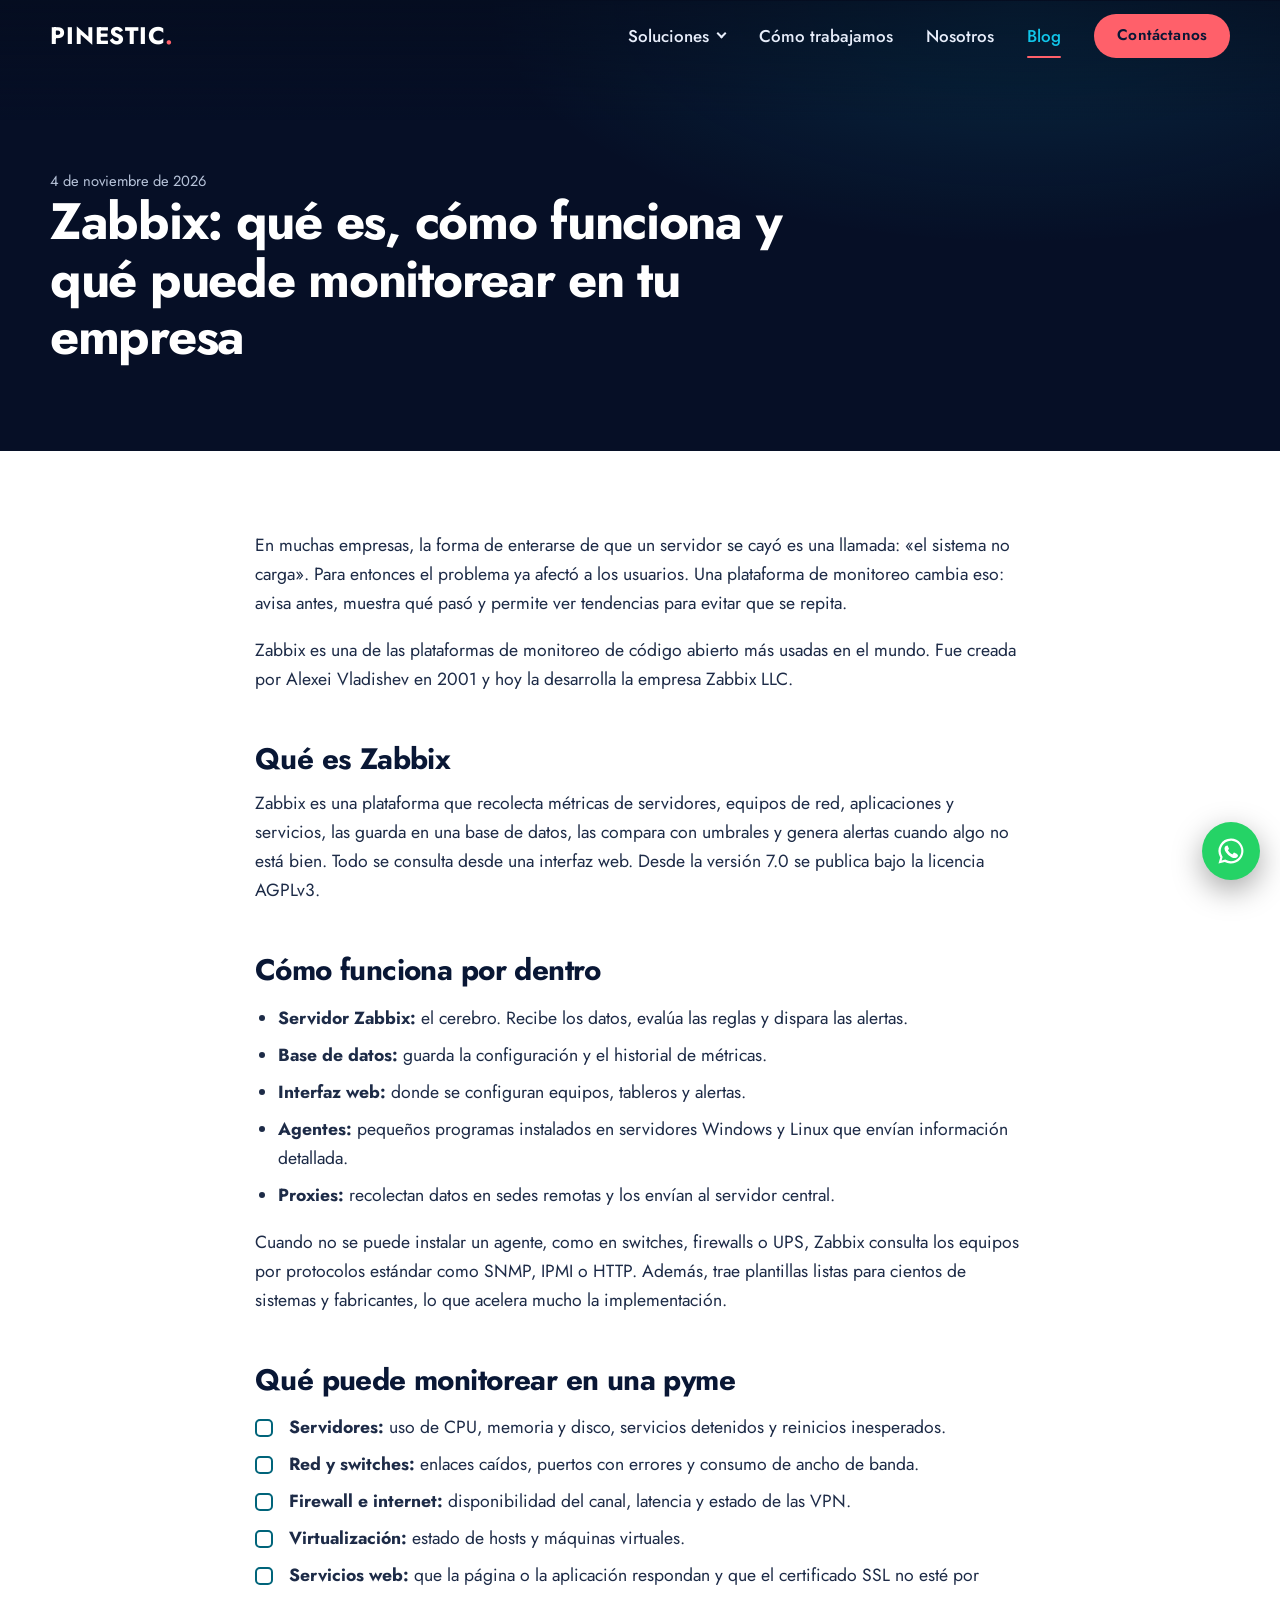
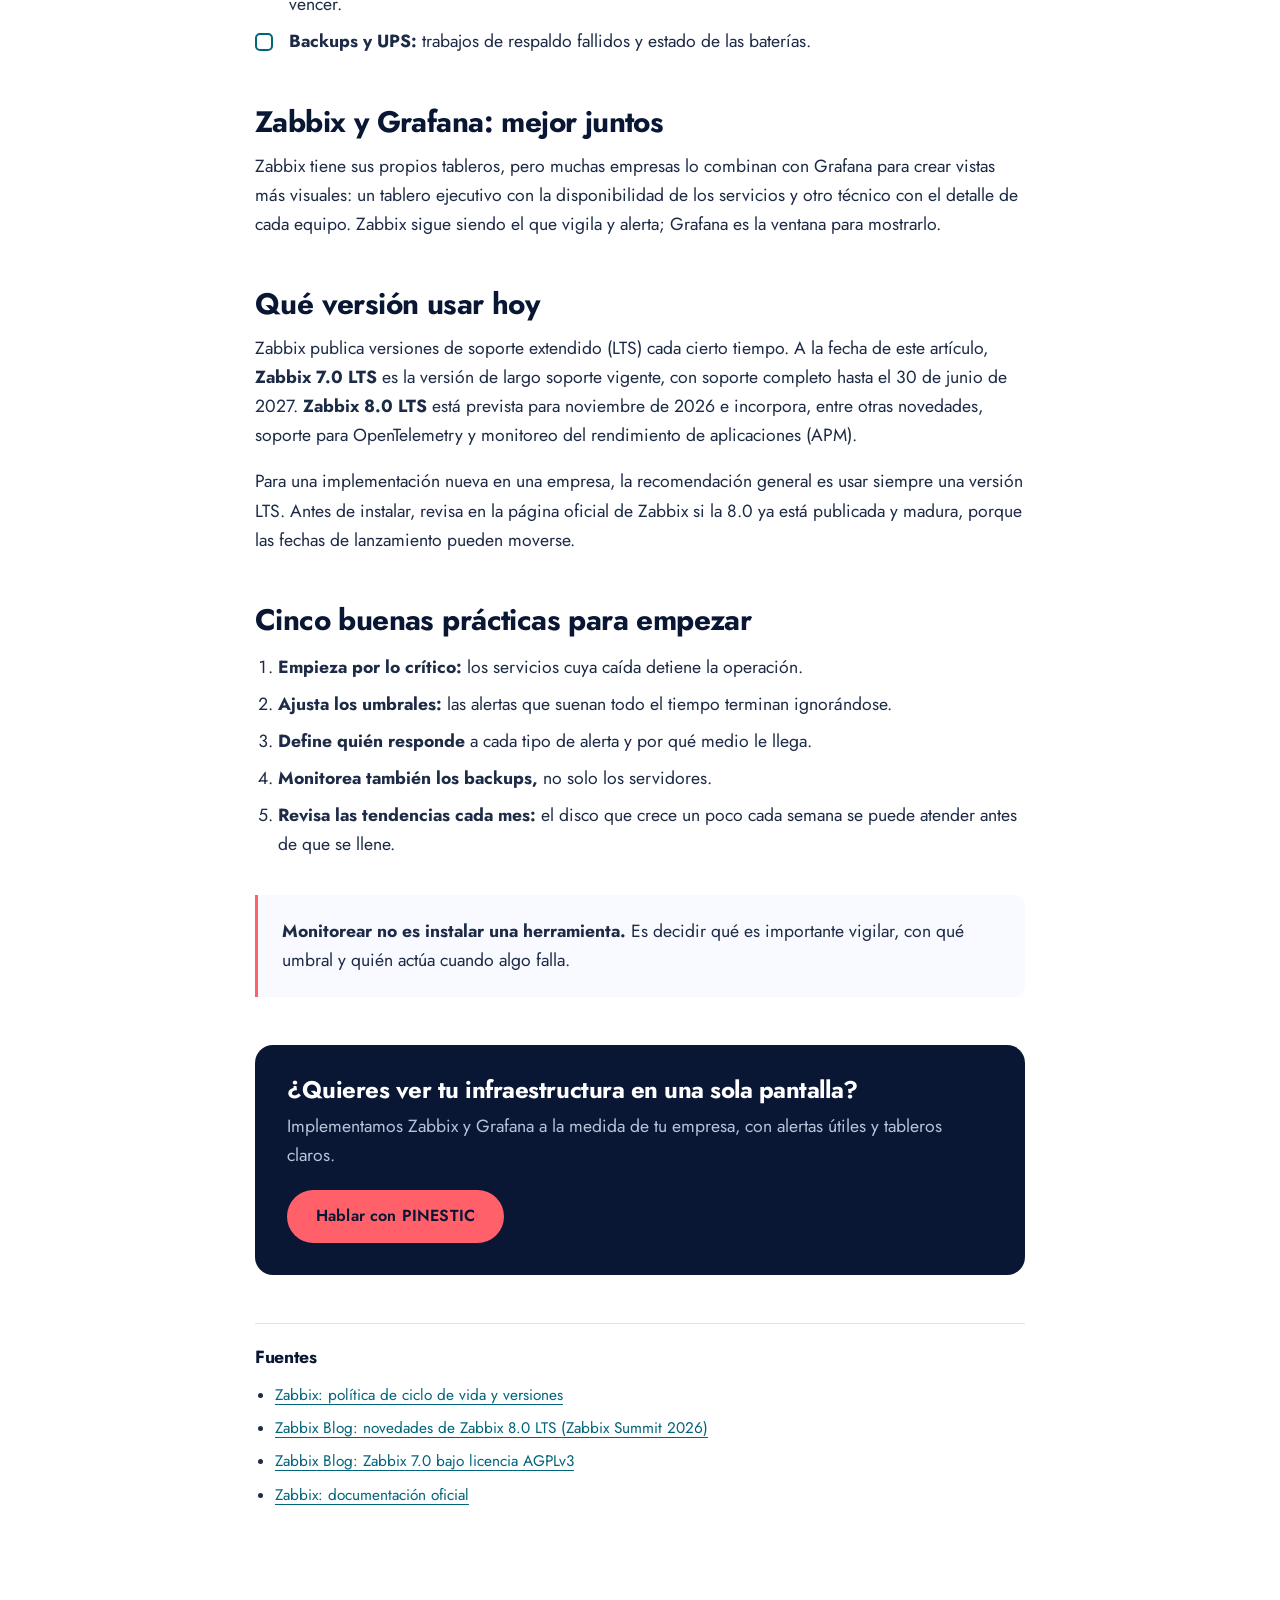
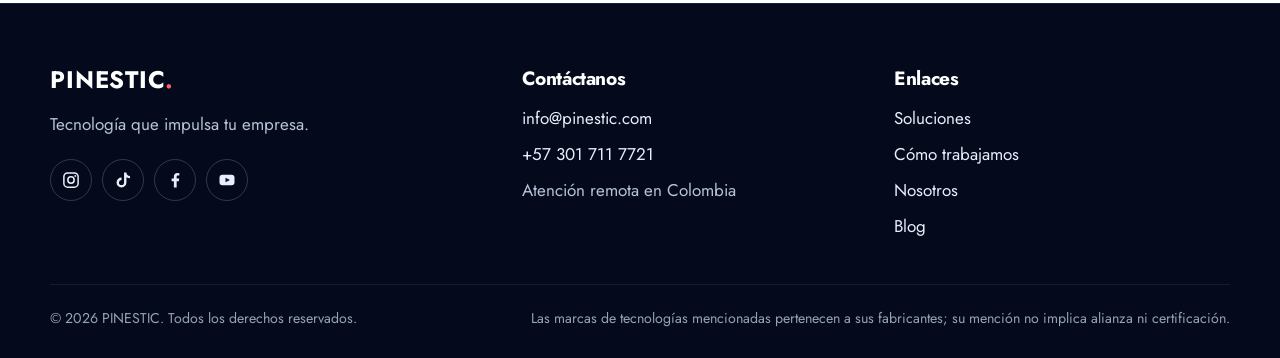
<file: blog/que-es-zabbix/index.html>
<!DOCTYPE html>
<html lang="es-CO">
<head>
<meta charset="UTF-8">
<meta name="viewport" content="width=device-width, initial-scale=1, viewport-fit=cover">
<meta name="theme-color" content="#060f26">
<title>Zabbix: qué es, cómo funciona y qué puede monitorear en tu empresa | PINESTIC</title>
<meta name="description" content="Qué es Zabbix, cómo funciona por dentro, qué puede monitorear una pyme y qué versión conviene usar hoy. Guía práctica de monitoreo de infraestructura.">
<meta name="robots" content="index,follow,max-image-preview:large">
<link rel="canonical" href="https://www.pinestic.com/blog/que-es-zabbix/">
<link rel="icon" type="image/png" sizes="48x48" href="/favicon.png">
<link rel="apple-touch-icon" href="/favicon.png">
<meta property="og:type" content="article">
<meta property="og:locale" content="es_CO">
<meta property="og:site_name" content="PINESTIC">
<meta property="og:title" content="Zabbix: qué es, cómo funciona y qué puede monitorear en tu empresa | PINESTIC">
<meta property="og:description" content="Qué es Zabbix, cómo funciona por dentro, qué puede monitorear una pyme y qué versión conviene usar hoy. Guía práctica de monitoreo de infraestructura.">
<meta property="og:url" content="https://www.pinestic.com/blog/que-es-zabbix/">
<meta property="og:image" content="https://www.pinestic.com/img/blog/zabbix.webp">
<meta name="twitter:card" content="summary_large_image">
<link rel="preconnect" href="https://fonts.googleapis.com">
<link rel="preconnect" href="https://fonts.gstatic.com" crossorigin>
<link href="https://fonts.googleapis.com/css2?family=Jost:wght@400;500;600;700&family=IBM+Plex+Mono:wght@400;500&display=swap" rel="stylesheet">
<script type="application/ld+json">
{"@context": "https://schema.org", "@type": "BlogPosting", "headline": "Zabbix: qué es, cómo funciona y qué puede monitorear en tu empresa", "description": "Qué es Zabbix, cómo funciona por dentro, qué puede monitorear una pyme y qué versión conviene usar hoy. Guía práctica de monitoreo de infraestructura.", "datePublished": "2026-11-04", "dateModified": "2026-11-04", "inLanguage": "es-CO", "mainEntityOfPage": "https://www.pinestic.com/blog/que-es-zabbix/", "image": "https://www.pinestic.com/img/blog/zabbix.webp", "author": {"@id": "https://www.pinestic.com/#organization", "@type": "Organization", "name": "PINESTIC"}, "publisher": {"@id": "https://www.pinestic.com/#organization"}}
</script>
<link rel="stylesheet" href="/styles.css">
<script>document.documentElement.classList.add('js')</script>
<script src="/main.js" defer></script>
</head>
<body>
<svg width="0" height="0" style="position:absolute" aria-hidden="true" focusable="false">
<symbol id="i-ig" viewBox="0 0 24 24"><rect x="2.5" y="2.5" width="19" height="19" rx="5" fill="none" stroke="currentColor" stroke-width="2"/><circle cx="12" cy="12" r="4.2" fill="none" stroke="currentColor" stroke-width="2"/><circle cx="17.7" cy="6.5" r="1.3" fill="currentColor"/></symbol>
<symbol id="i-tt" viewBox="0 0 24 24"><path fill="currentColor" d="M16.6 2h-3.2v13.4a3.4 3.4 0 1 1-3.3-3.4V8.8a6.6 6.6 0 1 0 6.5 6.6V8.3a8 8 0 0 0 4.7 1.5V6.6A4.8 4.8 0 0 1 16.6 2Z"/></symbol>
<symbol id="i-fb" viewBox="0 0 24 24"><path fill="currentColor" d="M14.2 22v-8.5h2.9l.5-3.5h-3.4V7.8c0-1 .3-1.7 1.8-1.7h1.8V3a23 23 0 0 0-2.7-.2c-2.7 0-4.6 1.7-4.6 4.7V10H7.5v3.5h3V22Z"/></symbol>
<symbol id="i-yt" viewBox="0 0 24 24"><rect x="2" y="5" width="20" height="14" rx="4" fill="currentColor"/><path d="m10 9 6 3-6 3Z" fill="#091735"/></symbol>
<symbol id="i-in" viewBox="0 0 24 24"><path fill="currentColor" d="M4.5 3a2 2 0 1 0 0 4 2 2 0 0 0 0-4ZM3 9h3v12H3Zm5.5 0h3v1.6c.5-1 1.7-1.9 3.5-1.9 3.7 0 4.4 2.3 4.4 5.4V21h-3v-6.2c0-1.5 0-3.4-2.2-3.4s-2.7 1.7-2.7 3.3V21h-3Z"/></symbol>
<symbol id="i-wa" viewBox="0 0 24 24"><path fill="currentColor" d="M12 2a10 10 0 0 0-8.6 15.1L2 22l5-1.3A10 10 0 1 0 12 2Zm0 18.2a8.2 8.2 0 0 1-4.2-1.2l-.3-.2-3 .8.8-2.9-.2-.3A8.2 8.2 0 1 1 12 20.2Zm4.5-6.1c-.2-.1-1.5-.7-1.7-.8s-.4-.1-.6.1l-.8 1c-.1.2-.3.2-.5.1a6.7 6.7 0 0 1-3.3-2.9c-.2-.4.2-.4.7-1.3.1-.2 0-.3 0-.4l-.8-1.8c-.2-.5-.4-.4-.6-.4h-.5a1 1 0 0 0-.7.3 3 3 0 0 0-.9 2.2 5.2 5.2 0 0 0 1.1 2.7 11.8 11.8 0 0 0 4.5 4c1.7.7 2.3.8 3.2.6a2.7 2.7 0 0 0 1.8-1.2 2.2 2.2 0 0 0 .1-1.3c0-.1-.2-.2-.5-.3Z"/></symbol>
<!-- Íconos del diagrama de red -->
<symbol id="n-globe" viewBox="0 0 24 24"><g fill="none" stroke="currentColor" stroke-width="1.6"><circle cx="12" cy="12" r="9"/><ellipse cx="12" cy="12" rx="4" ry="9"/><path d="M3 12h18"/></g></symbol>
<symbol id="n-wall" viewBox="0 0 24 24"><g fill="none" stroke="currentColor" stroke-width="1.6"><rect x="3" y="4" width="18" height="16" rx="2"/><path d="M3 9.3h18M3 14.6h18M9 4v5.3M15 9.3v5.3M9 14.6V20"/></g></symbol>
<symbol id="n-lock" viewBox="0 0 24 24"><g fill="none" stroke="currentColor" stroke-width="1.6"><rect x="5" y="10" width="14" height="10" rx="2"/><path d="M8 10V7.5a4 4 0 0 1 8 0V10M12 14v2.5"/></g></symbol>
<symbol id="n-switch" viewBox="0 0 24 24"><g fill="none" stroke="currentColor" stroke-width="1.6"><rect x="2.5" y="8" width="19" height="8" rx="2"/><path d="M6 12h.01M9 12h.01M12 12h.01M15 12h.01M18 12h.01" stroke-linecap="round" stroke-width="2.2"/></g></symbol>
<symbol id="n-server" viewBox="0 0 24 24"><g fill="none" stroke="currentColor" stroke-width="1.6"><rect x="4" y="3.5" width="16" height="7" rx="1.6"/><rect x="4" y="13.5" width="16" height="7" rx="1.6"/><path d="M7.5 7h.01M7.5 17h.01M11 7h5.5M11 17h5.5" stroke-linecap="round"/></g></symbol>
<symbol id="n-cube" viewBox="0 0 24 24"><g fill="none" stroke="currentColor" stroke-width="1.6" stroke-linejoin="round"><path d="m12 2.5 8.5 4.7v9.6L12 21.5l-8.5-4.7V7.2Z"/><path d="m3.5 7.2 8.5 4.7 8.5-4.7M12 11.9v9.6"/></g></symbol>
<symbol id="n-db" viewBox="0 0 24 24"><g fill="none" stroke="currentColor" stroke-width="1.6"><ellipse cx="12" cy="5.5" rx="7.5" ry="2.8"/><path d="M4.5 5.5v13c0 1.5 3.4 2.8 7.5 2.8s7.5-1.3 7.5-2.8v-13M4.5 12c0 1.5 3.4 2.8 7.5 2.8s7.5-1.3 7.5-2.8"/></g></symbol>
<symbol id="n-pulse" viewBox="0 0 24 24"><g fill="none" stroke="currentColor" stroke-width="1.6" stroke-linejoin="round"><rect x="2.5" y="4" width="19" height="13" rx="2"/><path d="M6 11h2.5l1.5-3 2.5 6 1.5-3H18M9 20.5h6"/></g></symbol>
<symbol id="s-infra" viewBox="0 0 48 48"><g fill="none" stroke="currentColor" stroke-width="1.8" stroke-linecap="round" stroke-linejoin="round"><rect x="8" y="6" width="32" height="10" rx="2.5"/><rect x="8" y="19" width="32" height="10" rx="2.5"/><rect x="8" y="32" width="32" height="10" rx="2.5"/><path d="M13 11h.01M13 24h.01M13 37h.01M20 11h14M20 24h14M20 37h14"/></g></symbol>
<symbol id="s-monitor" viewBox="0 0 48 48"><g fill="none" stroke="currentColor" stroke-width="1.8" stroke-linecap="round" stroke-linejoin="round"><rect x="5" y="8" width="38" height="26" rx="3"/><path d="M11 24h6l3-7 5 12 3-7h9M17 41h14M24 34v7"/></g></symbol>
<symbol id="s-shield" viewBox="0 0 48 48"><g fill="none" stroke="currentColor" stroke-width="1.8" stroke-linecap="round" stroke-linejoin="round"><path d="M24 5 9 11v11c0 10 6.4 17.2 15 20 8.6-2.8 15-10 15-20V11Z"/><path d="m17 24 5 5 9-10"/></g></symbol>
<symbol id="s-backup" viewBox="0 0 48 48"><g fill="none" stroke="currentColor" stroke-width="1.8" stroke-linecap="round" stroke-linejoin="round"><ellipse cx="22" cy="11" rx="14" ry="5"/><path d="M8 11v24c0 2.8 6.3 5 14 5M36 11v9M8 23c0 2.8 6.3 5 14 5"/><path d="M33 27a8 8 0 1 0 7.6 10.5M41 29v5h-5"/></g></symbol>
<symbol id="s-consult" viewBox="0 0 48 48"><g fill="none" stroke="currentColor" stroke-width="1.8" stroke-linecap="round" stroke-linejoin="round"><circle cx="21" cy="21" r="13"/><path d="m31 31 10 10M15 24l4-6 4 5 4-7"/></g></symbol>
<symbol id="s-wall" viewBox="0 0 48 48"><g fill="none" stroke="currentColor" stroke-width="1.8" stroke-linecap="round" stroke-linejoin="round"><rect x="6" y="9" width="36" height="30" rx="3"/><path d="M6 19h36M6 29h36M17 9v10M31 19v10M17 29v10"/></g></symbol>
<symbol id="s-cube" viewBox="0 0 48 48"><g fill="none" stroke="currentColor" stroke-width="1.8" stroke-linejoin="round"><path d="m24 5 17 9.5v19L24 43 7 33.5v-19Z"/><path d="m7 14.5 17 9.5 17-9.5M24 24v19"/></g></symbol>
<symbol id="s-tools" viewBox="0 0 48 48"><g fill="none" stroke="currentColor" stroke-width="1.8" stroke-linecap="round" stroke-linejoin="round"><path d="M29 8a9 9 0 0 0-8.4 12.2L8 32.8a3.4 3.4 0 0 0 4.8 4.8l12.6-12.6A9 9 0 0 0 37.6 16l-5.4 5.4-5.6-1.6-1.6-5.6Z"/></g></symbol>
<symbol id="s-support" viewBox="0 0 48 48"><g fill="none" stroke="currentColor" stroke-width="1.8" stroke-linecap="round" stroke-linejoin="round"><path d="M10 28v-5a14 14 0 0 1 28 0v5"/><rect x="6" y="26" width="8" height="12" rx="3"/><rect x="34" y="26" width="8" height="12" rx="3"/><path d="M38 38c0 3-3 5-8 5h-4"/></g></symbol>
<symbol id="s-learn" viewBox="0 0 48 48"><g fill="none" stroke="currentColor" stroke-width="1.8" stroke-linecap="round" stroke-linejoin="round"><path d="M4 18 24 9l20 9-20 9Z"/><path d="M12 22v10c0 3 5.4 6 12 6s12-3 12-6V22M44 18v12"/></g></symbol>
<symbol id="i-check" viewBox="0 0 24 24"><path d="m6 12.5 4 4 8-9" fill="none" stroke="currentColor" stroke-width="2.4" stroke-linecap="round" stroke-linejoin="round"/></symbol>
</svg>

<a class="skip-link" href="#contenido">Saltar al contenido</a>
<header class="site-header" data-header>
  <div class="container header-inner">
    <a class="brand" href="/" aria-label="PINESTIC, ir al inicio">PINESTIC<span class="brand-dot">.</span></a>
    <button class="nav-toggle" type="button" aria-expanded="false" aria-controls="menu" data-nav-toggle>
      <span class="nav-toggle-bars" aria-hidden="true"></span><span class="sr-only">Abrir menú</span>
    </button>
    <nav class="main-nav" id="menu" aria-label="Navegación principal" data-nav>
      <div class="nav-group" data-subnav>
        <button class="nav-sub-toggle" type="button" aria-expanded="false" aria-controls="sub-soluciones">Soluciones</button>
        <ul class="nav-sub" id="sub-soluciones">
          <li><a href="/soluciones/infraestructura/"><strong>Infraestructura TI</strong><span>Monitoreo, virtualización y servidores</span></a></li>
          <li><a href="/soluciones/ciberseguridad/"><strong>Ciberseguridad</strong><span>SIEM, hardening y evaluaciones</span></a></li>
          <li><a href="/soluciones/redes-y-continuidad/"><strong>Redes y continuidad</strong><span>Firewall y backups</span></a></li>
          <li class="nav-sub-label" aria-hidden="true">Plataformas</li>
          <li><a href="/plataformas/zabbix/"><strong>Conoce Zabbix</strong><span>Monitoreo de infraestructura</span></a></li>
          <li><a href="/plataformas/wazuh/"><strong>Conoce Wazuh</strong><span>SIEM y seguridad de servidores</span></a></li>
          <li class="nav-sub-all"><a href="/#servicios">Ver todas las soluciones</a></li>
        </ul>
      </div>
      <a href="/#metodologia">Cómo trabajamos</a>
      <a href="/#nosotros">Nosotros</a>
      <a href="/blog/">Blog</a>
      <a class="button button-small primary" href="/#contacto">Contáctanos</a>
    </nav>
  </div>
</header>

<main id="contenido">
  <section class="page-hero article-hero" aria-labelledby="post-title">
    <div class="container">
      <p class="post-meta"><time datetime="2026-11-04">4 de noviembre de 2026</time></p>
      <h1 id="post-title">Zabbix: qué es, cómo funciona y qué puede monitorear en tu empresa</h1>
    </div>
  </section>

  <article class="article">
    <div class="container article-body">

      <p>En muchas empresas, la forma de enterarse de que un servidor se cayó es una llamada: «el sistema no carga». Para entonces el problema ya afectó a los usuarios. Una plataforma de monitoreo cambia eso: avisa antes, muestra qué pasó y permite ver tendencias para evitar que se repita.</p>
      <p>Zabbix es una de las plataformas de monitoreo de código abierto más usadas en el mundo. Fue creada por Alexei Vladishev en 2001 y hoy la desarrolla la empresa Zabbix LLC.</p>

      <h2>Qué es Zabbix</h2>
      <p>Zabbix es una plataforma que recolecta métricas de servidores, equipos de red, aplicaciones y servicios, las guarda en una base de datos, las compara con umbrales y genera alertas cuando algo no está bien. Todo se consulta desde una interfaz web. Desde la versión 7.0 se publica bajo la licencia AGPLv3.</p>

      <h2>Cómo funciona por dentro</h2>
      <ul>
        <li><strong>Servidor Zabbix:</strong> el cerebro. Recibe los datos, evalúa las reglas y dispara las alertas.</li>
        <li><strong>Base de datos:</strong> guarda la configuración y el historial de métricas.</li>
        <li><strong>Interfaz web:</strong> donde se configuran equipos, tableros y alertas.</li>
        <li><strong>Agentes:</strong> pequeños programas instalados en servidores Windows y Linux que envían información detallada.</li>
        <li><strong>Proxies:</strong> recolectan datos en sedes remotas y los envían al servidor central.</li>
      </ul>
      <p>Cuando no se puede instalar un agente, como en switches, firewalls o UPS, Zabbix consulta los equipos por protocolos estándar como SNMP, IPMI o HTTP. Además, trae plantillas listas para cientos de sistemas y fabricantes, lo que acelera mucho la implementación.</p>

      <h2>Qué puede monitorear en una pyme</h2>
      <ul class="checklist">
        <li><strong>Servidores:</strong> uso de CPU, memoria y disco, servicios detenidos y reinicios inesperados.</li>
        <li><strong>Red y switches:</strong> enlaces caídos, puertos con errores y consumo de ancho de banda.</li>
        <li><strong>Firewall e internet:</strong> disponibilidad del canal, latencia y estado de las VPN.</li>
        <li><strong>Virtualización:</strong> estado de hosts y máquinas virtuales.</li>
        <li><strong>Servicios web:</strong> que la página o la aplicación respondan y que el certificado SSL no esté por vencer.</li>
        <li><strong>Backups y UPS:</strong> trabajos de respaldo fallidos y estado de las baterías.</li>
      </ul>

      <h2>Zabbix y Grafana: mejor juntos</h2>
      <p>Zabbix tiene sus propios tableros, pero muchas empresas lo combinan con Grafana para crear vistas más visuales: un tablero ejecutivo con la disponibilidad de los servicios y otro técnico con el detalle de cada equipo. Zabbix sigue siendo el que vigila y alerta; Grafana es la ventana para mostrarlo.</p>

      <h2>Qué versión usar hoy</h2>
      <p>Zabbix publica versiones de soporte extendido (LTS) cada cierto tiempo. A la fecha de este artículo, <strong>Zabbix 7.0 LTS</strong> es la versión de largo soporte vigente, con soporte completo hasta el 30 de junio de 2027. <strong>Zabbix 8.0 LTS</strong> está prevista para noviembre de 2026 e incorpora, entre otras novedades, soporte para OpenTelemetry y monitoreo del rendimiento de aplicaciones (APM).</p>
      <p>Para una implementación nueva en una empresa, la recomendación general es usar siempre una versión LTS. Antes de instalar, revisa en la página oficial de Zabbix si la 8.0 ya está publicada y madura, porque las fechas de lanzamiento pueden moverse.</p>

      <h2>Cinco buenas prácticas para empezar</h2>
      <ol>
        <li><strong>Empieza por lo crítico:</strong> los servicios cuya caída detiene la operación.</li>
        <li><strong>Ajusta los umbrales:</strong> las alertas que suenan todo el tiempo terminan ignorándose.</li>
        <li><strong>Define quién responde</strong> a cada tipo de alerta y por qué medio le llega.</li>
        <li><strong>Monitorea también los backups,</strong> no solo los servidores.</li>
        <li><strong>Revisa las tendencias cada mes:</strong> el disco que crece un poco cada semana se puede atender antes de que se llene.</li>
      </ol>

      <div class="callout">
        <p><strong>Monitorear no es instalar una herramienta.</strong> Es decidir qué es importante vigilar, con qué umbral y quién actúa cuando algo falla.</p>
      </div>

      <aside class="article-cta" aria-labelledby="cta-title">
        <h2 id="cta-title">¿Quieres ver tu infraestructura en una sola pantalla?</h2>
        <p>Implementamos Zabbix y Grafana a la medida de tu empresa, con alertas útiles y tableros claros.</p>
        <a class="button primary" href="mailto:info@pinestic.com?subject=Consulta%20-%20Monitoreo%20con%20Zabbix">Hablar con PINESTIC</a>
      </aside>

      <section class="sources" aria-labelledby="fuentes-title">
        <h2 id="fuentes-title">Fuentes</h2>
        <ul><li><a href="https://www.zabbix.com/life_cycle_and_release_policy" target="_blank" rel="noopener noreferrer">Zabbix: política de ciclo de vida y versiones</a></li><li><a href="https://blog.zabbix.com/es/zabbix-8-0-lts-las-novedades-presentadas-en-el-zabbix-summit-2026-apm-opentelemetry-ia-y-mas/33728/" target="_blank" rel="noopener noreferrer">Zabbix Blog: novedades de Zabbix 8.0 LTS (Zabbix Summit 2026)</a></li><li><a href="https://blog.zabbix.com/striking-the-right-balance-zabbix-7-0-to-be-released-under-agplv3-license/27596/" target="_blank" rel="noopener noreferrer">Zabbix Blog: Zabbix 7.0 bajo licencia AGPLv3</a></li><li><a href="https://www.zabbix.com/documentation/current/en/manual" target="_blank" rel="noopener noreferrer">Zabbix: documentación oficial</a></li></ul>
      </section>
    </div>
  </article>
</main>

<footer class="site-footer">
  <div class="container footer-grid">
    <div class="footer-brand">
      <a class="brand" href="/">PINESTIC<span class="brand-dot">.</span></a>
      <p>Tecnología que impulsa tu empresa.</p>
      <nav class="social-links" aria-label="Redes sociales de PINESTIC">
        <a href="https://www.instagram.com/pines.tic/" target="_blank" rel="noopener noreferrer" aria-label="PINESTIC en Instagram"><svg class="social-icon" aria-hidden="true" focusable="false"><use href="#i-ig"/></svg></a>
        <a href="https://www.tiktok.com/@pines.tic" target="_blank" rel="noopener noreferrer" aria-label="PINESTIC en TikTok"><svg class="social-icon" aria-hidden="true" focusable="false"><use href="#i-tt"/></svg></a>
        <a href="https://www.facebook.com/profile.php?id=61591644321482" target="_blank" rel="noopener noreferrer" aria-label="PINESTIC en Facebook"><svg class="social-icon" aria-hidden="true" focusable="false"><use href="#i-fb"/></svg></a>
        <a href="https://www.youtube.com/channel/UCGhiNkfMXRxOqzxNWAKLv7A" target="_blank" rel="noopener noreferrer" aria-label="PINESTIC en YouTube"><svg class="social-icon" aria-hidden="true" focusable="false"><use href="#i-yt"/></svg></a>
      </nav>
    </div>
    <div>
      <h2 class="footer-h">Contáctanos</h2>
      <ul class="footer-list">
        <li><a href="mailto:info@pinestic.com">info@pinestic.com</a></li>
        <li><a href="tel:+573017117721">+57 301 711 7721</a></li>
        <li>Atención remota en Colombia</li>
      </ul>
    </div>
    <div>
      <h2 class="footer-h">Enlaces</h2>
      <ul class="footer-list">
        <li><a href="/#servicios">Soluciones</a></li>
        <li><a href="/#metodologia">Cómo trabajamos</a></li>
        <li><a href="/#nosotros">Nosotros</a></li>
        <li><a href="/blog/">Blog</a></li>
      </ul>
    </div>
  </div>
  <div class="container footer-base"><small>© <span data-year>2026</span> PINESTIC. Todos los derechos reservados.</small><small>Las marcas de tecnologías mencionadas pertenecen a sus fabricantes; su mención no implica alianza ni certificación.</small></div>
</footer>
<a class="wa-float" href="https://wa.me/573017117721?text=Hola%2C%20quiero%20informaci%C3%B3n%20sobre%20los%20servicios%20de%20PINESTIC" target="_blank" rel="noopener noreferrer" aria-label="Escribir a PINESTIC por WhatsApp"><svg aria-hidden="true"><use href="#i-wa"/></svg></a>
</body>
</html>
</file>
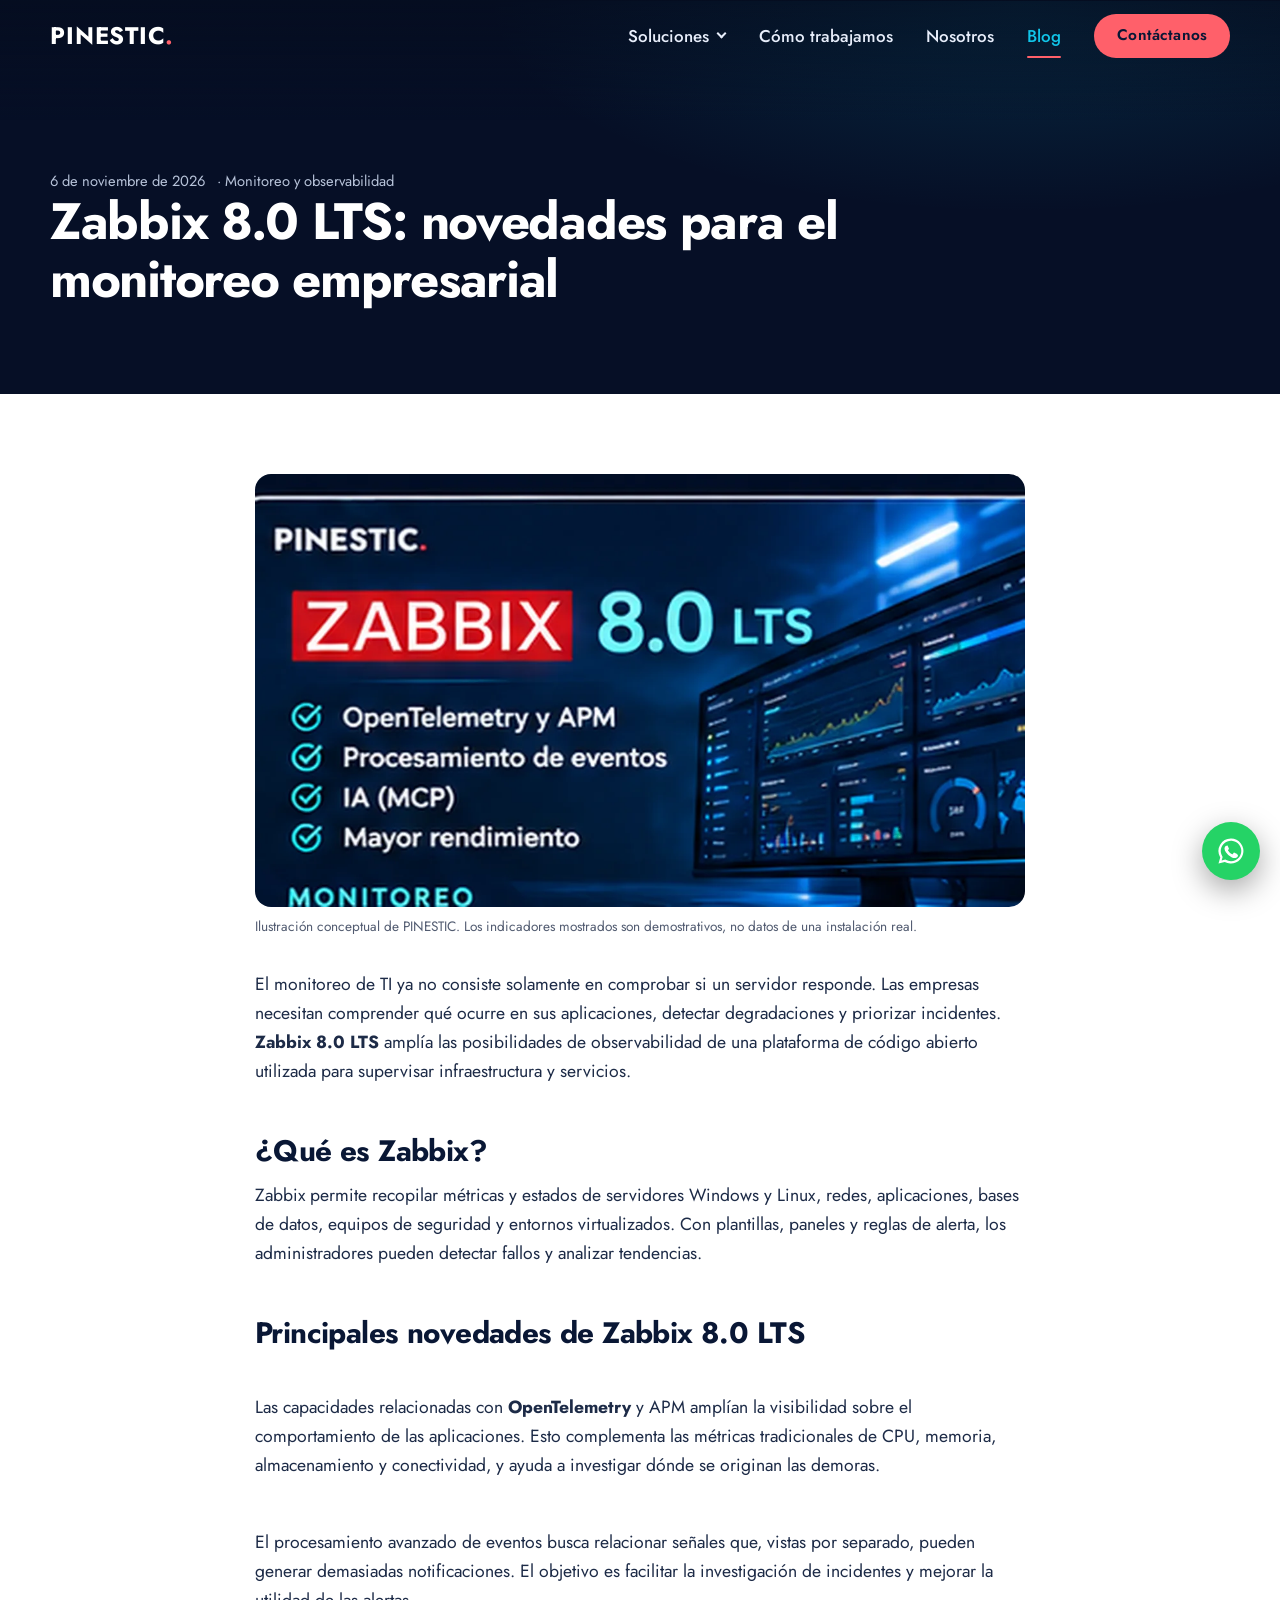
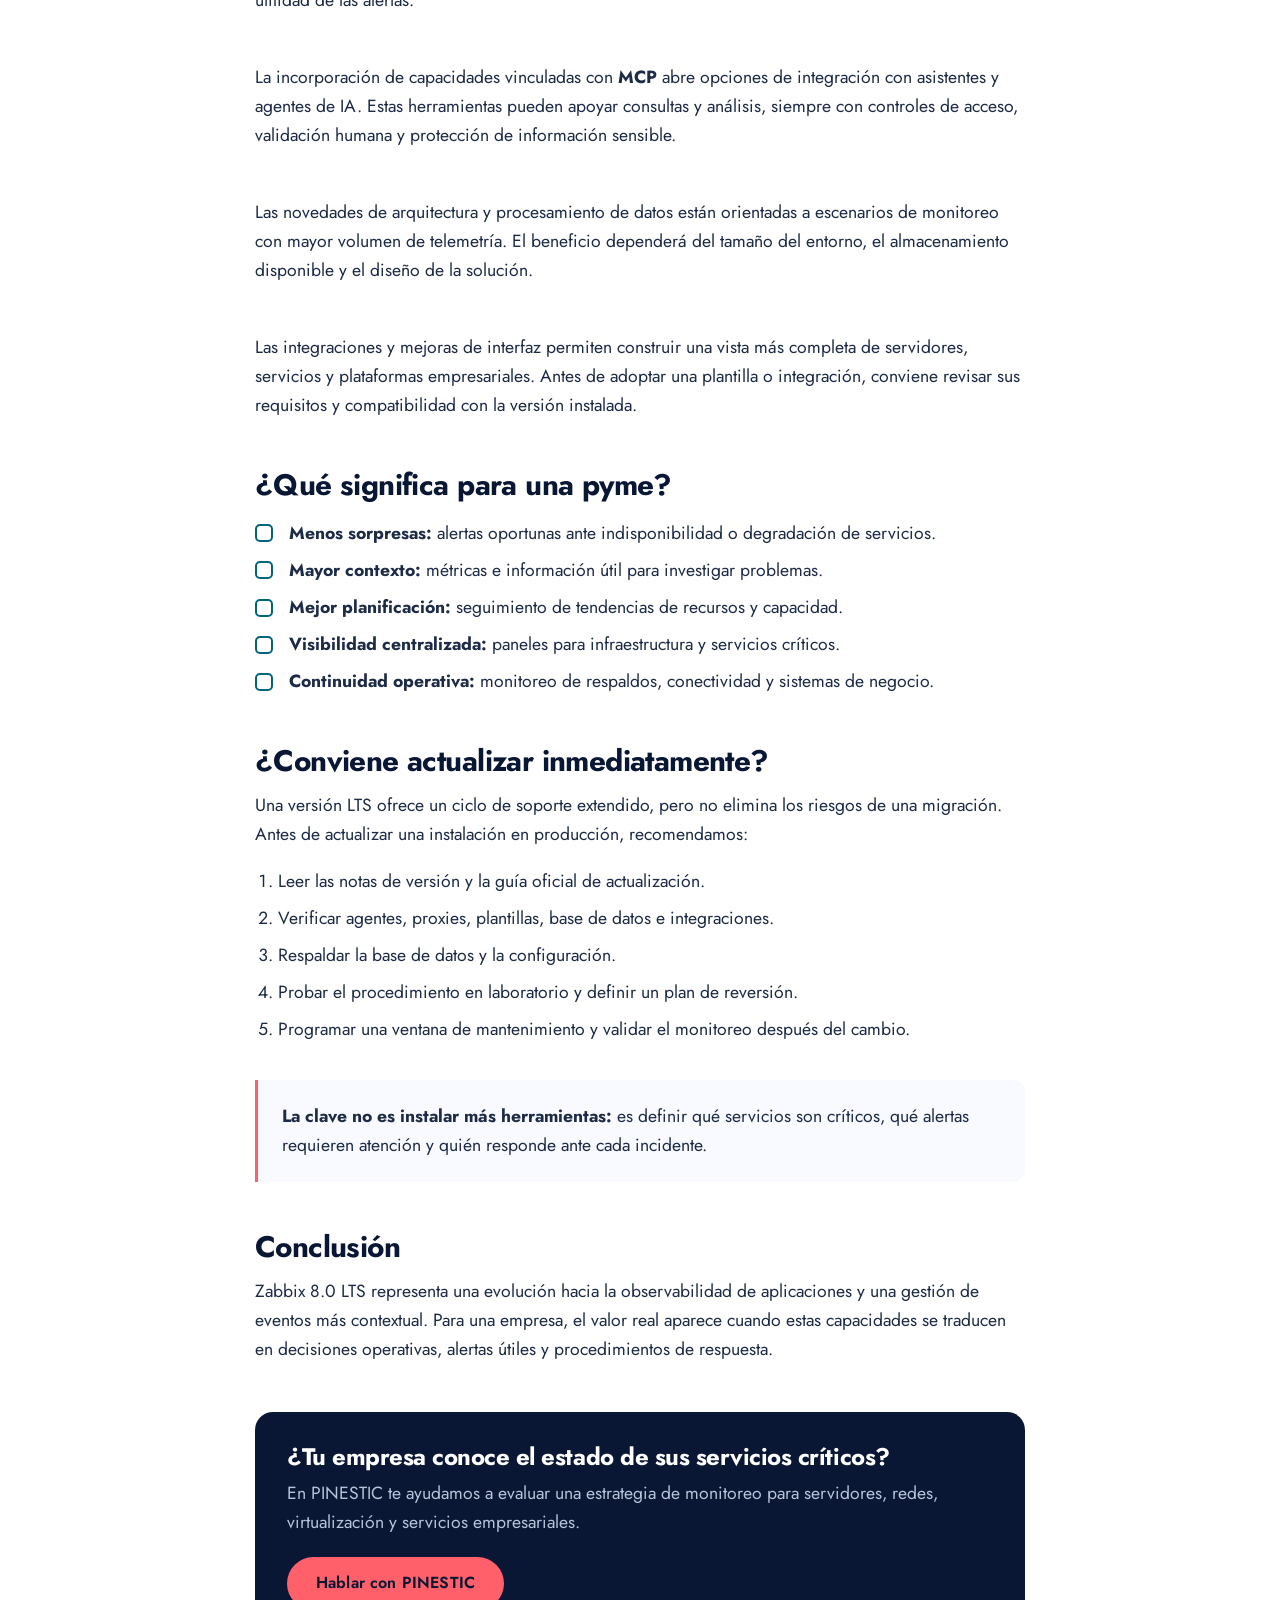
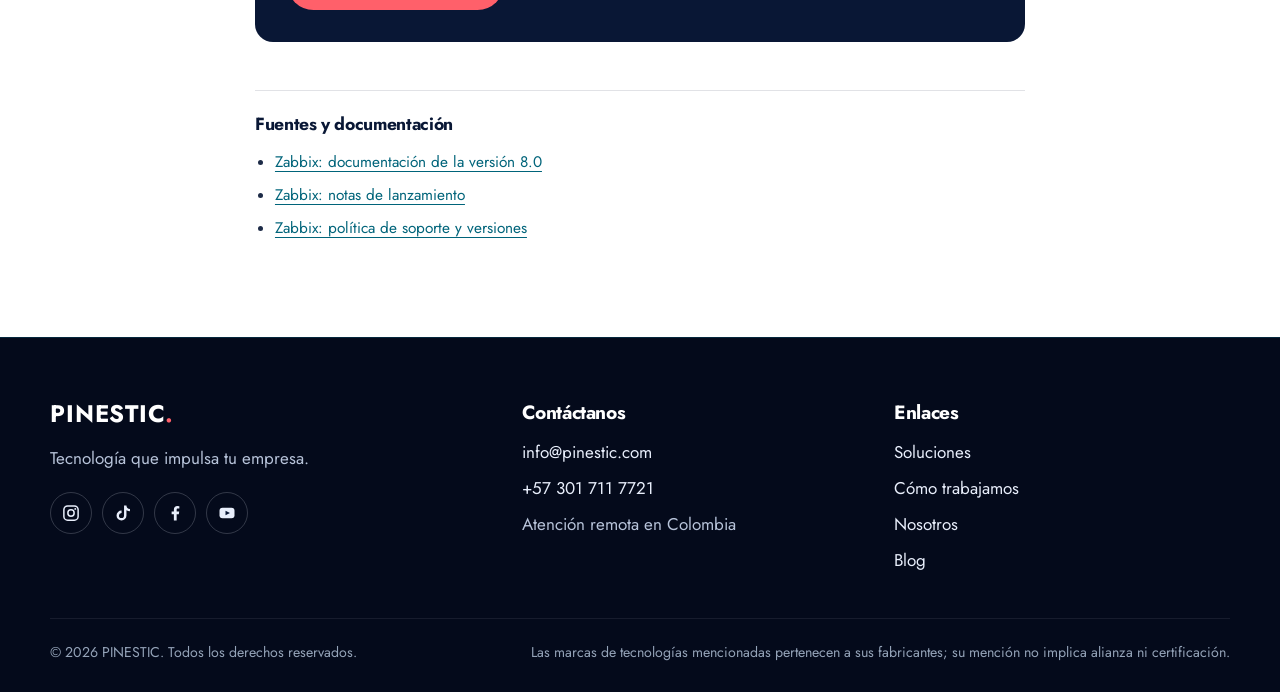
<file: blog/zabbix-8-0-lts/index.html>
<!DOCTYPE html>
<html lang="es-CO">
<head>
<meta charset="UTF-8">
<meta name="viewport" content="width=device-width, initial-scale=1, viewport-fit=cover">
<meta name="theme-color" content="#060f26">
<title>Zabbix 8.0 LTS: novedades para el monitoreo empresarial | PINESTIC</title>
<meta name="description" content="Conoce las novedades de Zabbix 8.0 LTS: OpenTelemetry, APM, procesamiento de eventos, integración con IA y recomendaciones para empresas.">
<meta name="robots" content="index,follow,max-image-preview:large">
<link rel="canonical" href="https://www.pinestic.com/blog/zabbix-8-0-lts/">
<link rel="icon" type="image/png" sizes="48x48" href="/favicon.png">
<link rel="apple-touch-icon" href="/favicon.png">
<meta property="og:type" content="article">
<meta property="og:locale" content="es_CO">
<meta property="og:site_name" content="PINESTIC">
<meta property="og:title" content="Zabbix 8.0 LTS: novedades para el monitoreo empresarial | PINESTIC">
<meta property="og:description" content="Conoce las novedades de Zabbix 8.0 LTS: OpenTelemetry, APM, procesamiento de eventos, integración con IA y recomendaciones para empresas.">
<meta property="og:url" content="https://www.pinestic.com/blog/zabbix-8-0-lts/">
<meta property="og:image" content="https://www.pinestic.com/img/blog/zabbix-8-0-lts.webp">
<meta name="twitter:card" content="summary_large_image">
<link rel="preconnect" href="https://fonts.googleapis.com">
<link rel="preconnect" href="https://fonts.gstatic.com" crossorigin>
<link href="https://fonts.googleapis.com/css2?family=Jost:wght@400;500;600;700&family=IBM+Plex+Mono:wght@400;500&display=swap" rel="stylesheet">
<script type="application/ld+json">
{"@context": "https://schema.org", "@type": "BlogPosting", "headline": "Zabbix 8.0 LTS: novedades para el monitoreo empresarial", "description": "Conoce las novedades de Zabbix 8.0 LTS: OpenTelemetry, APM, procesamiento de eventos, integración con IA y recomendaciones para empresas.", "datePublished": "2026-11-06", "dateModified": "2026-11-06", "inLanguage": "es-CO", "mainEntityOfPage": "https://www.pinestic.com/blog/zabbix-8-0-lts/", "image": "https://www.pinestic.com/img/blog/zabbix-8-0-lts.webp", "author": {"@type": "Organization", "name": "PINESTIC"}, "publisher": {"@id": "https://www.pinestic.com/#organization"}}
</script>
<link rel="stylesheet" href="/styles.css">
<script>document.documentElement.classList.add('js')</script>
<script src="/main.js" defer></script>
</head>
<body>
<svg width="0" height="0" style="position:absolute" aria-hidden="true" focusable="false">
<symbol id="i-ig" viewBox="0 0 24 24"><rect x="2.5" y="2.5" width="19" height="19" rx="5" fill="none" stroke="currentColor" stroke-width="2"/><circle cx="12" cy="12" r="4.2" fill="none" stroke="currentColor" stroke-width="2"/><circle cx="17.7" cy="6.5" r="1.3" fill="currentColor"/></symbol>
<symbol id="i-tt" viewBox="0 0 24 24"><path fill="currentColor" d="M16.6 2h-3.2v13.4a3.4 3.4 0 1 1-3.3-3.4V8.8a6.6 6.6 0 1 0 6.5 6.6V8.3a8 8 0 0 0 4.7 1.5V6.6A4.8 4.8 0 0 1 16.6 2Z"/></symbol>
<symbol id="i-fb" viewBox="0 0 24 24"><path fill="currentColor" d="M14.2 22v-8.5h2.9l.5-3.5h-3.4V7.8c0-1 .3-1.7 1.8-1.7h1.8V3a23 23 0 0 0-2.7-.2c-2.7 0-4.6 1.7-4.6 4.7V10H7.5v3.5h3V22Z"/></symbol>
<symbol id="i-yt" viewBox="0 0 24 24"><rect x="2" y="5" width="20" height="14" rx="4" fill="currentColor"/><path d="m10 9 6 3-6 3Z" fill="#091735"/></symbol>
<symbol id="i-in" viewBox="0 0 24 24"><path fill="currentColor" d="M4.5 3a2 2 0 1 0 0 4 2 2 0 0 0 0-4ZM3 9h3v12H3Zm5.5 0h3v1.6c.5-1 1.7-1.9 3.5-1.9 3.7 0 4.4 2.3 4.4 5.4V21h-3v-6.2c0-1.5 0-3.4-2.2-3.4s-2.7 1.7-2.7 3.3V21h-3Z"/></symbol>
<symbol id="i-wa" viewBox="0 0 24 24"><path fill="currentColor" d="M12 2a10 10 0 0 0-8.6 15.1L2 22l5-1.3A10 10 0 1 0 12 2Zm0 18.2a8.2 8.2 0 0 1-4.2-1.2l-.3-.2-3 .8.8-2.9-.2-.3A8.2 8.2 0 1 1 12 20.2Zm4.5-6.1c-.2-.1-1.5-.7-1.7-.8s-.4-.1-.6.1l-.8 1c-.1.2-.3.2-.5.1a6.7 6.7 0 0 1-3.3-2.9c-.2-.4.2-.4.7-1.3.1-.2 0-.3 0-.4l-.8-1.8c-.2-.5-.4-.4-.6-.4h-.5a1 1 0 0 0-.7.3 3 3 0 0 0-.9 2.2 5.2 5.2 0 0 0 1.1 2.7 11.8 11.8 0 0 0 4.5 4c1.7.7 2.3.8 3.2.6a2.7 2.7 0 0 0 1.8-1.2 2.2 2.2 0 0 0 .1-1.3c0-.1-.2-.2-.5-.3Z"/></symbol>
<!-- Íconos del diagrama de red -->
<symbol id="n-globe" viewBox="0 0 24 24"><g fill="none" stroke="currentColor" stroke-width="1.6"><circle cx="12" cy="12" r="9"/><ellipse cx="12" cy="12" rx="4" ry="9"/><path d="M3 12h18"/></g></symbol>
<symbol id="n-wall" viewBox="0 0 24 24"><g fill="none" stroke="currentColor" stroke-width="1.6"><rect x="3" y="4" width="18" height="16" rx="2"/><path d="M3 9.3h18M3 14.6h18M9 4v5.3M15 9.3v5.3M9 14.6V20"/></g></symbol>
<symbol id="n-lock" viewBox="0 0 24 24"><g fill="none" stroke="currentColor" stroke-width="1.6"><rect x="5" y="10" width="14" height="10" rx="2"/><path d="M8 10V7.5a4 4 0 0 1 8 0V10M12 14v2.5"/></g></symbol>
<symbol id="n-switch" viewBox="0 0 24 24"><g fill="none" stroke="currentColor" stroke-width="1.6"><rect x="2.5" y="8" width="19" height="8" rx="2"/><path d="M6 12h.01M9 12h.01M12 12h.01M15 12h.01M18 12h.01" stroke-linecap="round" stroke-width="2.2"/></g></symbol>
<symbol id="n-server" viewBox="0 0 24 24"><g fill="none" stroke="currentColor" stroke-width="1.6"><rect x="4" y="3.5" width="16" height="7" rx="1.6"/><rect x="4" y="13.5" width="16" height="7" rx="1.6"/><path d="M7.5 7h.01M7.5 17h.01M11 7h5.5M11 17h5.5" stroke-linecap="round"/></g></symbol>
<symbol id="n-cube" viewBox="0 0 24 24"><g fill="none" stroke="currentColor" stroke-width="1.6" stroke-linejoin="round"><path d="m12 2.5 8.5 4.7v9.6L12 21.5l-8.5-4.7V7.2Z"/><path d="m3.5 7.2 8.5 4.7 8.5-4.7M12 11.9v9.6"/></g></symbol>
<symbol id="n-db" viewBox="0 0 24 24"><g fill="none" stroke="currentColor" stroke-width="1.6"><ellipse cx="12" cy="5.5" rx="7.5" ry="2.8"/><path d="M4.5 5.5v13c0 1.5 3.4 2.8 7.5 2.8s7.5-1.3 7.5-2.8v-13M4.5 12c0 1.5 3.4 2.8 7.5 2.8s7.5-1.3 7.5-2.8"/></g></symbol>
<symbol id="n-pulse" viewBox="0 0 24 24"><g fill="none" stroke="currentColor" stroke-width="1.6" stroke-linejoin="round"><rect x="2.5" y="4" width="19" height="13" rx="2"/><path d="M6 11h2.5l1.5-3 2.5 6 1.5-3H18M9 20.5h6"/></g></symbol>
<symbol id="s-infra" viewBox="0 0 48 48"><g fill="none" stroke="currentColor" stroke-width="1.8" stroke-linecap="round" stroke-linejoin="round"><rect x="8" y="6" width="32" height="10" rx="2.5"/><rect x="8" y="19" width="32" height="10" rx="2.5"/><rect x="8" y="32" width="32" height="10" rx="2.5"/><path d="M13 11h.01M13 24h.01M13 37h.01M20 11h14M20 24h14M20 37h14"/></g></symbol>
<symbol id="s-monitor" viewBox="0 0 48 48"><g fill="none" stroke="currentColor" stroke-width="1.8" stroke-linecap="round" stroke-linejoin="round"><rect x="5" y="8" width="38" height="26" rx="3"/><path d="M11 24h6l3-7 5 12 3-7h9M17 41h14M24 34v7"/></g></symbol>
<symbol id="s-shield" viewBox="0 0 48 48"><g fill="none" stroke="currentColor" stroke-width="1.8" stroke-linecap="round" stroke-linejoin="round"><path d="M24 5 9 11v11c0 10 6.4 17.2 15 20 8.6-2.8 15-10 15-20V11Z"/><path d="m17 24 5 5 9-10"/></g></symbol>
<symbol id="s-backup" viewBox="0 0 48 48"><g fill="none" stroke="currentColor" stroke-width="1.8" stroke-linecap="round" stroke-linejoin="round"><ellipse cx="22" cy="11" rx="14" ry="5"/><path d="M8 11v24c0 2.8 6.3 5 14 5M36 11v9M8 23c0 2.8 6.3 5 14 5"/><path d="M33 27a8 8 0 1 0 7.6 10.5M41 29v5h-5"/></g></symbol>
<symbol id="s-consult" viewBox="0 0 48 48"><g fill="none" stroke="currentColor" stroke-width="1.8" stroke-linecap="round" stroke-linejoin="round"><circle cx="21" cy="21" r="13"/><path d="m31 31 10 10M15 24l4-6 4 5 4-7"/></g></symbol>
<symbol id="s-wall" viewBox="0 0 48 48"><g fill="none" stroke="currentColor" stroke-width="1.8" stroke-linecap="round" stroke-linejoin="round"><rect x="6" y="9" width="36" height="30" rx="3"/><path d="M6 19h36M6 29h36M17 9v10M31 19v10M17 29v10"/></g></symbol>
<symbol id="s-cube" viewBox="0 0 48 48"><g fill="none" stroke="currentColor" stroke-width="1.8" stroke-linejoin="round"><path d="m24 5 17 9.5v19L24 43 7 33.5v-19Z"/><path d="m7 14.5 17 9.5 17-9.5M24 24v19"/></g></symbol>
<symbol id="s-tools" viewBox="0 0 48 48"><g fill="none" stroke="currentColor" stroke-width="1.8" stroke-linecap="round" stroke-linejoin="round"><path d="M29 8a9 9 0 0 0-8.4 12.2L8 32.8a3.4 3.4 0 0 0 4.8 4.8l12.6-12.6A9 9 0 0 0 37.6 16l-5.4 5.4-5.6-1.6-1.6-5.6Z"/></g></symbol>
<symbol id="s-support" viewBox="0 0 48 48"><g fill="none" stroke="currentColor" stroke-width="1.8" stroke-linecap="round" stroke-linejoin="round"><path d="M10 28v-5a14 14 0 0 1 28 0v5"/><rect x="6" y="26" width="8" height="12" rx="3"/><rect x="34" y="26" width="8" height="12" rx="3"/><path d="M38 38c0 3-3 5-8 5h-4"/></g></symbol>
<symbol id="s-learn" viewBox="0 0 48 48"><g fill="none" stroke="currentColor" stroke-width="1.8" stroke-linecap="round" stroke-linejoin="round"><path d="M4 18 24 9l20 9-20 9Z"/><path d="M12 22v10c0 3 5.4 6 12 6s12-3 12-6V22M44 18v12"/></g></symbol>
<symbol id="i-check" viewBox="0 0 24 24"><path d="m6 12.5 4 4 8-9" fill="none" stroke="currentColor" stroke-width="2.4" stroke-linecap="round" stroke-linejoin="round"/></symbol>
</svg>

<a class="skip-link" href="#contenido">Saltar al contenido</a>
<header class="site-header" data-header>
  <div class="container header-inner">
    <a class="brand" href="/" aria-label="PINESTIC, ir al inicio">PINESTIC<span class="brand-dot">.</span></a>
    <button class="nav-toggle" type="button" aria-expanded="false" aria-controls="menu" data-nav-toggle>
      <span class="nav-toggle-bars" aria-hidden="true"></span><span class="sr-only">Abrir menú</span>
    </button>
    <nav class="main-nav" id="menu" aria-label="Navegación principal" data-nav>
      <div class="nav-group" data-subnav>
        <button class="nav-sub-toggle" type="button" aria-expanded="false" aria-controls="sub-soluciones">Soluciones</button>
        <ul class="nav-sub" id="sub-soluciones">
          <li><a href="/soluciones/infraestructura/"><strong>Infraestructura TI</strong><span>Monitoreo, virtualización y servidores</span></a></li>
          <li><a href="/soluciones/ciberseguridad/"><strong>Ciberseguridad</strong><span>SIEM, hardening y evaluaciones</span></a></li>
          <li><a href="/soluciones/redes-y-continuidad/"><strong>Redes y continuidad</strong><span>Firewall y backups</span></a></li>
          <li class="nav-sub-label" aria-hidden="true">Plataformas</li>
          <li><a href="/plataformas/zabbix/"><strong>Conoce Zabbix</strong><span>Monitoreo de infraestructura</span></a></li>
          <li><a href="/plataformas/wazuh/"><strong>Conoce Wazuh</strong><span>SIEM y seguridad de servidores</span></a></li>
          <li class="nav-sub-all"><a href="/#servicios">Ver todas las soluciones</a></li>
        </ul>
      </div>
      <a href="/#metodologia">Cómo trabajamos</a>
      <a href="/#nosotros">Nosotros</a>
      <a href="/blog/">Blog</a>
      <a class="button button-small primary" href="/#contacto">Contáctanos</a>
    </nav>
  </div>
</header>

<main id="contenido">
  <section class="page-hero article-hero" aria-labelledby="post-title"><div class="container">
    <p class="post-meta"><time datetime="2026-11-06">6 de noviembre de 2026</time> · Monitoreo y observabilidad</p>
    <h1 id="post-title">Zabbix 8.0 LTS: novedades para el monitoreo empresarial</h1>
  </div></section>
  <article class="article"><div class="container article-body">
    <figure style="margin:0 0 2rem"><img src="/img/blog/zabbix-8-0-lts.webp" width="1200" height="675" alt="Ilustración conceptual de Zabbix 8.0 LTS con paneles de disponibilidad, alertas y monitoreo de infraestructura" style="display:block;width:100%;height:auto;border-radius:16px" fetchpriority="high"><figcaption style="font-size:.85rem;opacity:.7;margin-top:.5rem">Ilustración conceptual de PINESTIC. Los indicadores mostrados son demostrativos, no datos de una instalación real.</figcaption></figure>
    <p>El monitoreo de TI ya no consiste solamente en comprobar si un servidor responde. Las empresas necesitan comprender qué ocurre en sus aplicaciones, detectar degradaciones y priorizar incidentes. <strong>Zabbix 8.0 LTS</strong> amplía las posibilidades de observabilidad de una plataforma de código abierto utilizada para supervisar infraestructura y servicios.</p>
    <h2>¿Qué es Zabbix?</h2>
    <p>Zabbix permite recopilar métricas y estados de servidores Windows y Linux, redes, aplicaciones, bases de datos, equipos de seguridad y entornos virtualizados. Con plantillas, paneles y reglas de alerta, los administradores pueden detectar fallos y analizar tendencias.</p>
    <h2>Principales novedades de Zabbix 8.0 LTS</h2>
    <h3>1. OpenTelemetry y monitoreo del rendimiento de aplicaciones</h3>
    <p>Las capacidades relacionadas con <strong>OpenTelemetry</strong> y APM amplían la visibilidad sobre el comportamiento de las aplicaciones. Esto complementa las métricas tradicionales de CPU, memoria, almacenamiento y conectividad, y ayuda a investigar dónde se originan las demoras.</p>
    <h3>2. Procesamiento y correlación de eventos</h3>
    <p>El procesamiento avanzado de eventos busca relacionar señales que, vistas por separado, pueden generar demasiadas notificaciones. El objetivo es facilitar la investigación de incidentes y mejorar la utilidad de las alertas.</p>
    <h3>3. Integración con herramientas de inteligencia artificial</h3>
    <p>La incorporación de capacidades vinculadas con <strong>MCP</strong> abre opciones de integración con asistentes y agentes de IA. Estas herramientas pueden apoyar consultas y análisis, siempre con controles de acceso, validación humana y protección de información sensible.</p>
    <h3>4. Rendimiento y escalabilidad</h3>
    <p>Las novedades de arquitectura y procesamiento de datos están orientadas a escenarios de monitoreo con mayor volumen de telemetría. El beneficio dependerá del tamaño del entorno, el almacenamiento disponible y el diseño de la solución.</p>
    <h3>5. Más integraciones y posibilidades de visualización</h3>
    <p>Las integraciones y mejoras de interfaz permiten construir una vista más completa de servidores, servicios y plataformas empresariales. Antes de adoptar una plantilla o integración, conviene revisar sus requisitos y compatibilidad con la versión instalada.</p>
    <h2>¿Qué significa para una pyme?</h2>
    <ul class="checklist">
      <li><strong>Menos sorpresas:</strong> alertas oportunas ante indisponibilidad o degradación de servicios.</li>
      <li><strong>Mayor contexto:</strong> métricas e información útil para investigar problemas.</li>
      <li><strong>Mejor planificación:</strong> seguimiento de tendencias de recursos y capacidad.</li>
      <li><strong>Visibilidad centralizada:</strong> paneles para infraestructura y servicios críticos.</li>
      <li><strong>Continuidad operativa:</strong> monitoreo de respaldos, conectividad y sistemas de negocio.</li>
    </ul>
    <h2>¿Conviene actualizar inmediatamente?</h2>
    <p>Una versión LTS ofrece un ciclo de soporte extendido, pero no elimina los riesgos de una migración. Antes de actualizar una instalación en producción, recomendamos:</p>
    <ol>
      <li>Leer las notas de versión y la guía oficial de actualización.</li>
      <li>Verificar agentes, proxies, plantillas, base de datos e integraciones.</li>
      <li>Respaldar la base de datos y la configuración.</li>
      <li>Probar el procedimiento en laboratorio y definir un plan de reversión.</li>
      <li>Programar una ventana de mantenimiento y validar el monitoreo después del cambio.</li>
    </ol>
    <div class="callout"><p><strong>La clave no es instalar más herramientas:</strong> es definir qué servicios son críticos, qué alertas requieren atención y quién responde ante cada incidente.</p></div>
    <h2>Conclusión</h2>
    <p>Zabbix 8.0 LTS representa una evolución hacia la observabilidad de aplicaciones y una gestión de eventos más contextual. Para una empresa, el valor real aparece cuando estas capacidades se traducen en decisiones operativas, alertas útiles y procedimientos de respuesta.</p>
    <aside class="article-cta" aria-labelledby="cta-title"><h2 id="cta-title">¿Tu empresa conoce el estado de sus servicios críticos?</h2><p>En PINESTIC te ayudamos a evaluar una estrategia de monitoreo para servidores, redes, virtualización y servicios empresariales.</p><a class="button primary" href="mailto:info@pinestic.com?subject=Consulta%20-%20Zabbix%208.0">Hablar con PINESTIC</a></aside>
    <section class="sources" aria-labelledby="fuentes-title"><h2 id="fuentes-title">Fuentes y documentación</h2><ul>
      <li><a href="https://www.zabbix.com/documentation/8.0/en/manual" target="_blank" rel="noopener noreferrer">Zabbix: documentación de la versión 8.0</a></li>
      <li><a href="https://www.zabbix.com/release_notes" target="_blank" rel="noopener noreferrer">Zabbix: notas de lanzamiento</a></li>
      <li><a href="https://www.zabbix.com/life_cycle_and_release_policy" target="_blank" rel="noopener noreferrer">Zabbix: política de soporte y versiones</a></li>
    </ul></section>
  </div></article>
</main>

<footer class="site-footer">
  <div class="container footer-grid">
    <div class="footer-brand">
      <a class="brand" href="/">PINESTIC<span class="brand-dot">.</span></a>
      <p>Tecnología que impulsa tu empresa.</p>
      <nav class="social-links" aria-label="Redes sociales de PINESTIC">
        <a href="https://www.instagram.com/pines.tic/" target="_blank" rel="noopener noreferrer" aria-label="PINESTIC en Instagram"><svg class="social-icon" aria-hidden="true" focusable="false"><use href="#i-ig"/></svg></a>
        <a href="https://www.tiktok.com/@pines.tic" target="_blank" rel="noopener noreferrer" aria-label="PINESTIC en TikTok"><svg class="social-icon" aria-hidden="true" focusable="false"><use href="#i-tt"/></svg></a>
        <a href="https://www.facebook.com/profile.php?id=61591644321482" target="_blank" rel="noopener noreferrer" aria-label="PINESTIC en Facebook"><svg class="social-icon" aria-hidden="true" focusable="false"><use href="#i-fb"/></svg></a>
        <a href="https://www.youtube.com/channel/UCGhiNkfMXRxOqzxNWAKLv7A" target="_blank" rel="noopener noreferrer" aria-label="PINESTIC en YouTube"><svg class="social-icon" aria-hidden="true" focusable="false"><use href="#i-yt"/></svg></a>
      </nav>
    </div>
    <div>
      <h2 class="footer-h">Contáctanos</h2>
      <ul class="footer-list">
        <li><a href="mailto:info@pinestic.com">info@pinestic.com</a></li>
        <li><a href="tel:+573017117721">+57 301 711 7721</a></li>
        <li>Atención remota en Colombia</li>
      </ul>
    </div>
    <div>
      <h2 class="footer-h">Enlaces</h2>
      <ul class="footer-list">
        <li><a href="/#servicios">Soluciones</a></li>
        <li><a href="/#metodologia">Cómo trabajamos</a></li>
        <li><a href="/#nosotros">Nosotros</a></li>
        <li><a href="/blog/">Blog</a></li>
      </ul>
    </div>
  </div>
  <div class="container footer-base"><small>© <span data-year>2026</span> PINESTIC. Todos los derechos reservados.</small><small>Las marcas de tecnologías mencionadas pertenecen a sus fabricantes; su mención no implica alianza ni certificación.</small></div>
</footer>
<a class="wa-float" href="https://wa.me/573017117721?text=Hola%2C%20quiero%20informaci%C3%B3n%20sobre%20los%20servicios%20de%20PINESTIC" target="_blank" rel="noopener noreferrer" aria-label="Escribir a PINESTIC por WhatsApp"><svg aria-hidden="true"><use href="#i-wa"/></svg></a>
</body>
</html>
</file>
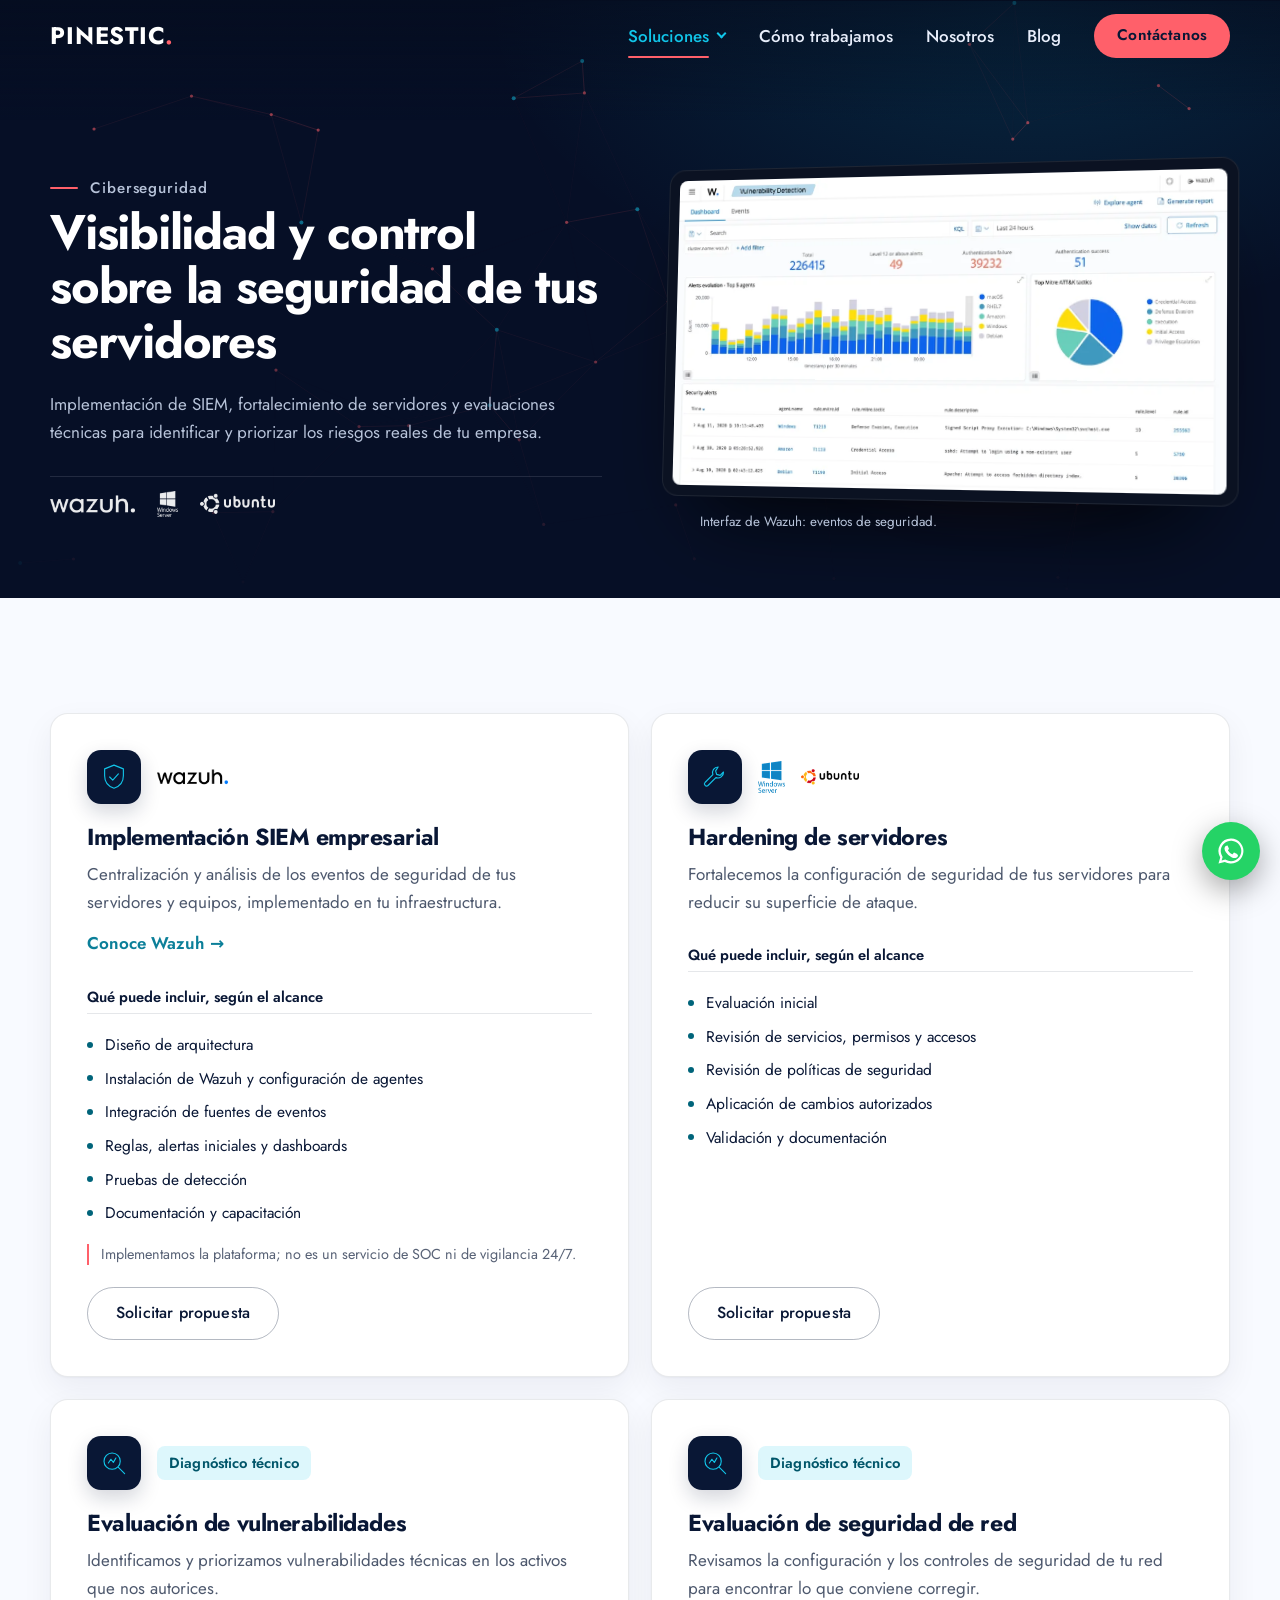
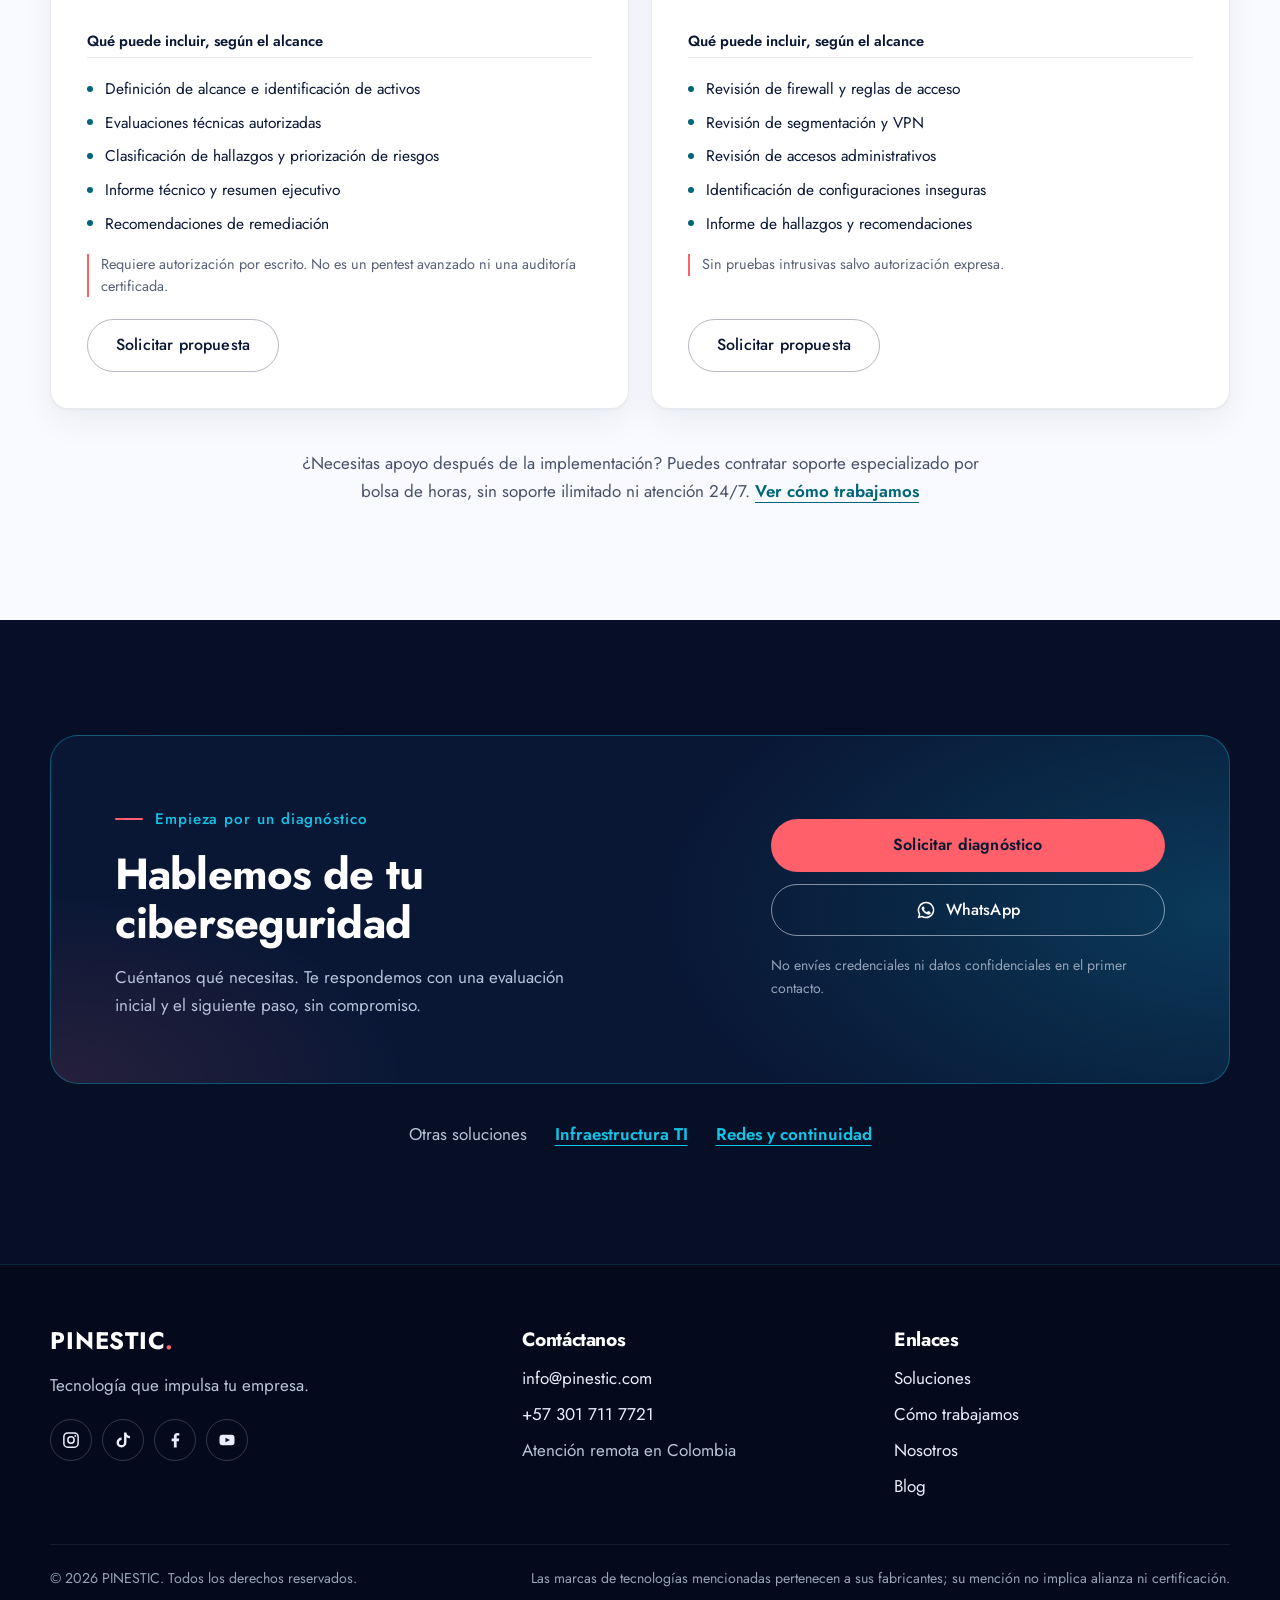
<file: soluciones/ciberseguridad/index.html>
<!DOCTYPE html>
<html lang="es-CO">
<head>
<meta charset="UTF-8">
<meta name="viewport" content="width=device-width, initial-scale=1, viewport-fit=cover">
<meta name="theme-color" content="#060f26">
<title>Ciberseguridad | Soluciones PINESTIC</title>
<meta name="description" content="Implementación de SIEM, fortalecimiento de servidores y evaluaciones técnicas para identificar y priorizar los riesgos reales de tu empresa.">
<meta name="robots" content="index,follow,max-image-preview:large">
<link rel="canonical" href="https://www.pinestic.com/soluciones/ciberseguridad/">
<link rel="icon" type="image/png" sizes="48x48" href="/favicon.png">
<link rel="apple-touch-icon" href="/favicon.png">
<meta property="og:type" content="website">
<meta property="og:locale" content="es_CO">
<meta property="og:site_name" content="PINESTIC">
<meta property="og:title" content="Ciberseguridad | Soluciones PINESTIC">
<meta property="og:description" content="Implementación de SIEM, fortalecimiento de servidores y evaluaciones técnicas para identificar y priorizar los riesgos reales de tu empresa.">
<meta property="og:url" content="https://www.pinestic.com/soluciones/ciberseguridad/">
<meta property="og:image" content="https://www.pinestic.com/og-image.png">
<meta name="twitter:card" content="summary_large_image">
<link rel="preconnect" href="https://fonts.googleapis.com">
<link rel="preconnect" href="https://fonts.gstatic.com" crossorigin>
<link href="https://fonts.googleapis.com/css2?family=Jost:wght@400;500;600;700&family=IBM+Plex+Mono:wght@400;500&display=swap" rel="stylesheet">
<script type="application/ld+json">
{"@context": "https://schema.org", "@graph": [{"@type": "WebPage", "@id": "https://www.pinestic.com/soluciones/ciberseguridad/#webpage", "url": "https://www.pinestic.com/soluciones/ciberseguridad/", "name": "Ciberseguridad | Soluciones PINESTIC", "inLanguage": "es-CO", "isPartOf": {"@id": "https://www.pinestic.com/#website"}, "breadcrumb": {"@type": "BreadcrumbList", "itemListElement": [{"@type": "ListItem", "position": 1, "name": "Inicio", "item": "https://www.pinestic.com/"}, {"@type": "ListItem", "position": 2, "name": "Soluciones", "item": "https://www.pinestic.com/#servicios"}, {"@type": "ListItem", "position": 3, "name": "Ciberseguridad", "item": "https://www.pinestic.com/soluciones/ciberseguridad/"}]}}, {"@type": "ItemList", "name": "Ciberseguridad", "itemListElement": [{"@type": "ListItem", "position": 1, "item": {"@type": "Service", "name": "Implementación SIEM empresarial", "description": "Centralización y análisis de los eventos de seguridad de tus servidores y equipos, implementado en tu infraestructura.", "provider": {"@id": "https://www.pinestic.com/#organization"}, "areaServed": {"@type": "Country", "name": "Colombia"}}}, {"@type": "ListItem", "position": 2, "item": {"@type": "Service", "name": "Hardening de servidores", "description": "Fortalecemos la configuración de seguridad de tus servidores para reducir su superficie de ataque.", "provider": {"@id": "https://www.pinestic.com/#organization"}, "areaServed": {"@type": "Country", "name": "Colombia"}}}, {"@type": "ListItem", "position": 3, "item": {"@type": "Service", "name": "Evaluación de vulnerabilidades", "description": "Identificamos y priorizamos vulnerabilidades técnicas en los activos que nos autorices.", "provider": {"@id": "https://www.pinestic.com/#organization"}, "areaServed": {"@type": "Country", "name": "Colombia"}}}, {"@type": "ListItem", "position": 4, "item": {"@type": "Service", "name": "Evaluación de seguridad de red", "description": "Revisamos la configuración y los controles de seguridad de tu red para encontrar lo que conviene corregir.", "provider": {"@id": "https://www.pinestic.com/#organization"}, "areaServed": {"@type": "Country", "name": "Colombia"}}}]}]}
</script>
<link rel="stylesheet" href="/styles.css">
<script>document.documentElement.classList.add('js')</script>
<script src="/main.js" defer></script>
</head>
<body>
<svg width="0" height="0" style="position:absolute" aria-hidden="true" focusable="false">
<symbol id="i-ig" viewBox="0 0 24 24"><rect x="2.5" y="2.5" width="19" height="19" rx="5" fill="none" stroke="currentColor" stroke-width="2"/><circle cx="12" cy="12" r="4.2" fill="none" stroke="currentColor" stroke-width="2"/><circle cx="17.7" cy="6.5" r="1.3" fill="currentColor"/></symbol>
<symbol id="i-tt" viewBox="0 0 24 24"><path fill="currentColor" d="M16.6 2h-3.2v13.4a3.4 3.4 0 1 1-3.3-3.4V8.8a6.6 6.6 0 1 0 6.5 6.6V8.3a8 8 0 0 0 4.7 1.5V6.6A4.8 4.8 0 0 1 16.6 2Z"/></symbol>
<symbol id="i-fb" viewBox="0 0 24 24"><path fill="currentColor" d="M14.2 22v-8.5h2.9l.5-3.5h-3.4V7.8c0-1 .3-1.7 1.8-1.7h1.8V3a23 23 0 0 0-2.7-.2c-2.7 0-4.6 1.7-4.6 4.7V10H7.5v3.5h3V22Z"/></symbol>
<symbol id="i-yt" viewBox="0 0 24 24"><rect x="2" y="5" width="20" height="14" rx="4" fill="currentColor"/><path d="m10 9 6 3-6 3Z" fill="#091735"/></symbol>
<symbol id="i-in" viewBox="0 0 24 24"><path fill="currentColor" d="M4.5 3a2 2 0 1 0 0 4 2 2 0 0 0 0-4ZM3 9h3v12H3Zm5.5 0h3v1.6c.5-1 1.7-1.9 3.5-1.9 3.7 0 4.4 2.3 4.4 5.4V21h-3v-6.2c0-1.5 0-3.4-2.2-3.4s-2.7 1.7-2.7 3.3V21h-3Z"/></symbol>
<symbol id="i-wa" viewBox="0 0 24 24"><path fill="currentColor" d="M12 2a10 10 0 0 0-8.6 15.1L2 22l5-1.3A10 10 0 1 0 12 2Zm0 18.2a8.2 8.2 0 0 1-4.2-1.2l-.3-.2-3 .8.8-2.9-.2-.3A8.2 8.2 0 1 1 12 20.2Zm4.5-6.1c-.2-.1-1.5-.7-1.7-.8s-.4-.1-.6.1l-.8 1c-.1.2-.3.2-.5.1a6.7 6.7 0 0 1-3.3-2.9c-.2-.4.2-.4.7-1.3.1-.2 0-.3 0-.4l-.8-1.8c-.2-.5-.4-.4-.6-.4h-.5a1 1 0 0 0-.7.3 3 3 0 0 0-.9 2.2 5.2 5.2 0 0 0 1.1 2.7 11.8 11.8 0 0 0 4.5 4c1.7.7 2.3.8 3.2.6a2.7 2.7 0 0 0 1.8-1.2 2.2 2.2 0 0 0 .1-1.3c0-.1-.2-.2-.5-.3Z"/></symbol>
<!-- Íconos del diagrama de red -->
<symbol id="n-globe" viewBox="0 0 24 24"><g fill="none" stroke="currentColor" stroke-width="1.6"><circle cx="12" cy="12" r="9"/><ellipse cx="12" cy="12" rx="4" ry="9"/><path d="M3 12h18"/></g></symbol>
<symbol id="n-wall" viewBox="0 0 24 24"><g fill="none" stroke="currentColor" stroke-width="1.6"><rect x="3" y="4" width="18" height="16" rx="2"/><path d="M3 9.3h18M3 14.6h18M9 4v5.3M15 9.3v5.3M9 14.6V20"/></g></symbol>
<symbol id="n-lock" viewBox="0 0 24 24"><g fill="none" stroke="currentColor" stroke-width="1.6"><rect x="5" y="10" width="14" height="10" rx="2"/><path d="M8 10V7.5a4 4 0 0 1 8 0V10M12 14v2.5"/></g></symbol>
<symbol id="n-switch" viewBox="0 0 24 24"><g fill="none" stroke="currentColor" stroke-width="1.6"><rect x="2.5" y="8" width="19" height="8" rx="2"/><path d="M6 12h.01M9 12h.01M12 12h.01M15 12h.01M18 12h.01" stroke-linecap="round" stroke-width="2.2"/></g></symbol>
<symbol id="n-server" viewBox="0 0 24 24"><g fill="none" stroke="currentColor" stroke-width="1.6"><rect x="4" y="3.5" width="16" height="7" rx="1.6"/><rect x="4" y="13.5" width="16" height="7" rx="1.6"/><path d="M7.5 7h.01M7.5 17h.01M11 7h5.5M11 17h5.5" stroke-linecap="round"/></g></symbol>
<symbol id="n-cube" viewBox="0 0 24 24"><g fill="none" stroke="currentColor" stroke-width="1.6" stroke-linejoin="round"><path d="m12 2.5 8.5 4.7v9.6L12 21.5l-8.5-4.7V7.2Z"/><path d="m3.5 7.2 8.5 4.7 8.5-4.7M12 11.9v9.6"/></g></symbol>
<symbol id="n-db" viewBox="0 0 24 24"><g fill="none" stroke="currentColor" stroke-width="1.6"><ellipse cx="12" cy="5.5" rx="7.5" ry="2.8"/><path d="M4.5 5.5v13c0 1.5 3.4 2.8 7.5 2.8s7.5-1.3 7.5-2.8v-13M4.5 12c0 1.5 3.4 2.8 7.5 2.8s7.5-1.3 7.5-2.8"/></g></symbol>
<symbol id="n-pulse" viewBox="0 0 24 24"><g fill="none" stroke="currentColor" stroke-width="1.6" stroke-linejoin="round"><rect x="2.5" y="4" width="19" height="13" rx="2"/><path d="M6 11h2.5l1.5-3 2.5 6 1.5-3H18M9 20.5h6"/></g></symbol>
<symbol id="s-infra" viewBox="0 0 48 48"><g fill="none" stroke="currentColor" stroke-width="1.8" stroke-linecap="round" stroke-linejoin="round"><rect x="8" y="6" width="32" height="10" rx="2.5"/><rect x="8" y="19" width="32" height="10" rx="2.5"/><rect x="8" y="32" width="32" height="10" rx="2.5"/><path d="M13 11h.01M13 24h.01M13 37h.01M20 11h14M20 24h14M20 37h14"/></g></symbol>
<symbol id="s-monitor" viewBox="0 0 48 48"><g fill="none" stroke="currentColor" stroke-width="1.8" stroke-linecap="round" stroke-linejoin="round"><rect x="5" y="8" width="38" height="26" rx="3"/><path d="M11 24h6l3-7 5 12 3-7h9M17 41h14M24 34v7"/></g></symbol>
<symbol id="s-shield" viewBox="0 0 48 48"><g fill="none" stroke="currentColor" stroke-width="1.8" stroke-linecap="round" stroke-linejoin="round"><path d="M24 5 9 11v11c0 10 6.4 17.2 15 20 8.6-2.8 15-10 15-20V11Z"/><path d="m17 24 5 5 9-10"/></g></symbol>
<symbol id="s-backup" viewBox="0 0 48 48"><g fill="none" stroke="currentColor" stroke-width="1.8" stroke-linecap="round" stroke-linejoin="round"><ellipse cx="22" cy="11" rx="14" ry="5"/><path d="M8 11v24c0 2.8 6.3 5 14 5M36 11v9M8 23c0 2.8 6.3 5 14 5"/><path d="M33 27a8 8 0 1 0 7.6 10.5M41 29v5h-5"/></g></symbol>
<symbol id="s-consult" viewBox="0 0 48 48"><g fill="none" stroke="currentColor" stroke-width="1.8" stroke-linecap="round" stroke-linejoin="round"><circle cx="21" cy="21" r="13"/><path d="m31 31 10 10M15 24l4-6 4 5 4-7"/></g></symbol>
<symbol id="s-wall" viewBox="0 0 48 48"><g fill="none" stroke="currentColor" stroke-width="1.8" stroke-linecap="round" stroke-linejoin="round"><rect x="6" y="9" width="36" height="30" rx="3"/><path d="M6 19h36M6 29h36M17 9v10M31 19v10M17 29v10"/></g></symbol>
<symbol id="s-cube" viewBox="0 0 48 48"><g fill="none" stroke="currentColor" stroke-width="1.8" stroke-linejoin="round"><path d="m24 5 17 9.5v19L24 43 7 33.5v-19Z"/><path d="m7 14.5 17 9.5 17-9.5M24 24v19"/></g></symbol>
<symbol id="s-tools" viewBox="0 0 48 48"><g fill="none" stroke="currentColor" stroke-width="1.8" stroke-linecap="round" stroke-linejoin="round"><path d="M29 8a9 9 0 0 0-8.4 12.2L8 32.8a3.4 3.4 0 0 0 4.8 4.8l12.6-12.6A9 9 0 0 0 37.6 16l-5.4 5.4-5.6-1.6-1.6-5.6Z"/></g></symbol>
<symbol id="s-support" viewBox="0 0 48 48"><g fill="none" stroke="currentColor" stroke-width="1.8" stroke-linecap="round" stroke-linejoin="round"><path d="M10 28v-5a14 14 0 0 1 28 0v5"/><rect x="6" y="26" width="8" height="12" rx="3"/><rect x="34" y="26" width="8" height="12" rx="3"/><path d="M38 38c0 3-3 5-8 5h-4"/></g></symbol>
<symbol id="s-learn" viewBox="0 0 48 48"><g fill="none" stroke="currentColor" stroke-width="1.8" stroke-linecap="round" stroke-linejoin="round"><path d="M4 18 24 9l20 9-20 9Z"/><path d="M12 22v10c0 3 5.4 6 12 6s12-3 12-6V22M44 18v12"/></g></symbol>
<symbol id="i-check" viewBox="0 0 24 24"><path d="m6 12.5 4 4 8-9" fill="none" stroke="currentColor" stroke-width="2.4" stroke-linecap="round" stroke-linejoin="round"/></symbol>
</svg>

<a class="skip-link" href="#contenido">Saltar al contenido</a>
<header class="site-header" data-header>
  <div class="container header-inner">
    <a class="brand" href="/" aria-label="PINESTIC, ir al inicio">PINESTIC<span class="brand-dot">.</span></a>
    <button class="nav-toggle" type="button" aria-expanded="false" aria-controls="menu" data-nav-toggle>
      <span class="nav-toggle-bars" aria-hidden="true"></span><span class="sr-only">Abrir menú</span>
    </button>
    <nav class="main-nav" id="menu" aria-label="Navegación principal" data-nav>
      <div class="nav-group" data-subnav>
        <button class="nav-sub-toggle" type="button" aria-expanded="false" aria-controls="sub-soluciones">Soluciones</button>
        <ul class="nav-sub" id="sub-soluciones">
          <li><a href="/soluciones/infraestructura/"><strong>Infraestructura TI</strong><span>Monitoreo, virtualización y servidores</span></a></li>
          <li><a href="/soluciones/ciberseguridad/"><strong>Ciberseguridad</strong><span>SIEM, hardening y evaluaciones</span></a></li>
          <li><a href="/soluciones/redes-y-continuidad/"><strong>Redes y continuidad</strong><span>Firewall y backups</span></a></li>
          <li class="nav-sub-label" aria-hidden="true">Plataformas</li>
          <li><a href="/plataformas/zabbix/"><strong>Conoce Zabbix</strong><span>Monitoreo de infraestructura</span></a></li>
          <li><a href="/plataformas/wazuh/"><strong>Conoce Wazuh</strong><span>SIEM y seguridad de servidores</span></a></li>
          <li class="nav-sub-all"><a href="/#servicios">Ver todas las soluciones</a></li>
        </ul>
      </div>
      <a href="/#metodologia">Cómo trabajamos</a>
      <a href="/#nosotros">Nosotros</a>
      <a href="/blog/">Blog</a>
      <a class="button button-small primary" href="/#contacto">Contáctanos</a>
    </nav>
  </div>
</header>

<main id="contenido">
  <section class="page-hero sol-hero sol-tone-coral" aria-labelledby="sol-title">
    <div class="plexus-wrap" aria-hidden="true"><canvas class="plexus" data-plexus data-tone="coral"></canvas></div>
    <div class="container sol-grid">
      <div class="sol-copy">
      <p class="pill">Ciberseguridad</p>
      <h1 id="sol-title">Visibilidad y control sobre la seguridad de tus servidores</h1>
      <p>Implementación de SIEM, fortalecimiento de servidores y evaluaciones técnicas para identificar y priorizar los riesgos reales de tu empresa.</p>
      <ul class="station-logos sol-logos" aria-label="Tecnologías"><li><img src="/logos/wazuh.png" alt="Wazuh" width="240" height="80"></li><li><img src="/logos/windows-server.png" alt="Windows Server" width="240" height="80"></li><li><img src="/logos/ubuntu.png" alt="Ubuntu Linux" width="240" height="80"></li></ul>
      </div>
      <figure class="sol-shot">
        <div class="sol-frame"><img src="/img/panel-wazuh-1600.webp" srcset="/img/panel-wazuh-900.webp 900w, /img/panel-wazuh-1600.webp 1600w" sizes="(max-width:960px) 92vw, 46vw" width="1600" height="900" alt="Panel de Wazuh con alertas de seguridad, tácticas MITRE ATT&amp;CK y evolución de eventos" fetchpriority="high" decoding="async"></div>
        <figcaption>Interfaz de Wazuh: eventos de seguridad.</figcaption>
      </figure>
    </div>
  </section>

  <section class="section light" aria-label="Soluciones de Ciberseguridad">
    <div class="container">
      <div class="card-grid cols-2">
        <article class="glow-card service-card sol-card" data-glow>
          <div class="card-top"><span class="icon-box"><svg class="card-icon" aria-hidden="true"><use href="#s-shield"/></svg></span><ul class="card-logos" aria-label="Tecnologías"><li class="cl-wazuh"><img src="/logos/color/wazuh.png" alt="Wazuh" width="240" height="80" loading="lazy" decoding="async"></li></ul></div>
          <h2 class="sol-title">Implementación SIEM empresarial</h2>
          <p>Centralización y análisis de los eventos de seguridad de tus servidores y equipos, implementado en tu infraestructura.</p>
          <a class="pl-more" href="/plataformas/wazuh/">Conoce Wazuh <span aria-hidden="true">→</span></a>
          <p class="sol-sub">Qué puede incluir, según el alcance</p>
          <ul class="card-list"><li>Diseño de arquitectura</li><li>Instalación de Wazuh y configuración de agentes</li><li>Integración de fuentes de eventos</li><li>Reglas, alertas iniciales y dashboards</li><li>Pruebas de detección</li><li>Documentación y capacitación</li></ul>
          <p class="sol-note">Implementamos la plataforma; no es un servicio de SOC ni de vigilancia 24/7.</p>
          <a class="button outline" href="mailto:info@pinestic.com?subject=Propuesta%20-%20Implementaci%C3%B3n%20SIEM%20empresarial%20-%20PINESTIC">Solicitar propuesta</a>
        </article>
        <article class="glow-card service-card sol-card" data-glow>
          <div class="card-top"><span class="icon-box"><svg class="card-icon" aria-hidden="true"><use href="#s-tools"/></svg></span><ul class="card-logos" aria-label="Tecnologías"><li class="cl-windows-server"><img src="/logos/color/windows-server.png" alt="Windows Server" width="240" height="80" loading="lazy" decoding="async"></li><li class="cl-ubuntu"><img src="/logos/color/ubuntu.png" alt="Ubuntu Linux" width="240" height="80" loading="lazy" decoding="async"></li></ul></div>
          <h2 class="sol-title">Hardening de servidores</h2>
          <p>Fortalecemos la configuración de seguridad de tus servidores para reducir su superficie de ataque.</p>
          <p class="sol-sub">Qué puede incluir, según el alcance</p>
          <ul class="card-list"><li>Evaluación inicial</li><li>Revisión de servicios, permisos y accesos</li><li>Revisión de políticas de seguridad</li><li>Aplicación de cambios autorizados</li><li>Validación y documentación</li></ul>
          <a class="button outline" href="mailto:info@pinestic.com?subject=Propuesta%20-%20Hardening%20de%20servidores%20-%20PINESTIC">Solicitar propuesta</a>
        </article>
        <article class="glow-card service-card sol-card" data-glow>
          <div class="card-top"><span class="icon-box"><svg class="card-icon" aria-hidden="true"><use href="#s-consult"/></svg></span><p class="card-cat">Diagnóstico técnico</p></div>
          <h2 class="sol-title">Evaluación de vulnerabilidades</h2>
          <p>Identificamos y priorizamos vulnerabilidades técnicas en los activos que nos autorices.</p>
          <p class="sol-sub">Qué puede incluir, según el alcance</p>
          <ul class="card-list"><li>Definición de alcance e identificación de activos</li><li>Evaluaciones técnicas autorizadas</li><li>Clasificación de hallazgos y priorización de riesgos</li><li>Informe técnico y resumen ejecutivo</li><li>Recomendaciones de remediación</li></ul>
          <p class="sol-note">Requiere autorización por escrito. No es un pentest avanzado ni una auditoría certificada.</p>
          <a class="button outline" href="mailto:info@pinestic.com?subject=Propuesta%20-%20Evaluaci%C3%B3n%20de%20vulnerabilidades%20-%20PINESTIC">Solicitar propuesta</a>
        </article>
        <article class="glow-card service-card sol-card" data-glow>
          <div class="card-top"><span class="icon-box"><svg class="card-icon" aria-hidden="true"><use href="#s-consult"/></svg></span><p class="card-cat">Diagnóstico técnico</p></div>
          <h2 class="sol-title">Evaluación de seguridad de red</h2>
          <p>Revisamos la configuración y los controles de seguridad de tu red para encontrar lo que conviene corregir.</p>
          <p class="sol-sub">Qué puede incluir, según el alcance</p>
          <ul class="card-list"><li>Revisión de firewall y reglas de acceso</li><li>Revisión de segmentación y VPN</li><li>Revisión de accesos administrativos</li><li>Identificación de configuraciones inseguras</li><li>Informe de hallazgos y recomendaciones</li></ul>
          <p class="sol-note">Sin pruebas intrusivas salvo autorización expresa.</p>
          <a class="button outline" href="mailto:info@pinestic.com?subject=Propuesta%20-%20Evaluaci%C3%B3n%20de%20seguridad%20de%20red%20-%20PINESTIC">Solicitar propuesta</a>
        </article>
      </div>
      <p class="sol-support">¿Necesitas apoyo después de la implementación? Puedes contratar soporte especializado por bolsa de horas, sin soporte ilimitado ni atención 24/7. <a class="text-link" href="/#metodologia">Ver cómo trabajamos</a></p>
    </div>
  </section>

  <section class="section contact" aria-labelledby="cta-title">
    <div class="container">
      <div class="contact-panel">
        <div>
          <p class="pill">Empieza por un diagnóstico</p>
          <h2 id="cta-title">Hablemos de tu ciberseguridad</h2>
          <p>Cuéntanos qué necesitas. Te respondemos con una evaluación inicial y el siguiente paso, sin compromiso.</p>
        </div>
        <div class="contact-channels">
          <a class="button primary" href="mailto:info@pinestic.com?subject=Solicitud%20de%20diagn%C3%B3stico%20-%20Ciberseguridad%20-%20PINESTIC">Solicitar diagnóstico</a>
          <a class="button outline" href="https://wa.me/573017117721?text=Hola%2C%20quiero%20informaci%C3%B3n%20sobre%20Ciberseguridad%20de%20PINESTIC" target="_blank" rel="noopener noreferrer"><svg class="btn-icon" aria-hidden="true" focusable="false"><use href="#i-wa"/></svg>WhatsApp</a>
          <p class="contact-note">No envíes credenciales ni datos confidenciales en el primer contacto.</p>
        </div>
      </div>
      <nav class="sol-others" aria-label="Otras líneas de soluciones">
        <p>Otras soluciones</p>
        <a class="text-link" href="/soluciones/infraestructura/">Infraestructura TI</a><a class="text-link" href="/soluciones/redes-y-continuidad/">Redes y continuidad</a>
      </nav>
    </div>
  </section>
</main>

<footer class="site-footer">
  <div class="container footer-grid">
    <div class="footer-brand">
      <a class="brand" href="/">PINESTIC<span class="brand-dot">.</span></a>
      <p>Tecnología que impulsa tu empresa.</p>
      <nav class="social-links" aria-label="Redes sociales de PINESTIC">
        <a href="https://www.instagram.com/pines.tic/" target="_blank" rel="noopener noreferrer" aria-label="PINESTIC en Instagram"><svg class="social-icon" aria-hidden="true" focusable="false"><use href="#i-ig"/></svg></a>
        <a href="https://www.tiktok.com/@pines.tic" target="_blank" rel="noopener noreferrer" aria-label="PINESTIC en TikTok"><svg class="social-icon" aria-hidden="true" focusable="false"><use href="#i-tt"/></svg></a>
        <a href="https://www.facebook.com/profile.php?id=61591644321482" target="_blank" rel="noopener noreferrer" aria-label="PINESTIC en Facebook"><svg class="social-icon" aria-hidden="true" focusable="false"><use href="#i-fb"/></svg></a>
        <a href="https://www.youtube.com/channel/UCGhiNkfMXRxOqzxNWAKLv7A" target="_blank" rel="noopener noreferrer" aria-label="PINESTIC en YouTube"><svg class="social-icon" aria-hidden="true" focusable="false"><use href="#i-yt"/></svg></a>
      </nav>
    </div>
    <div>
      <h2 class="footer-h">Contáctanos</h2>
      <ul class="footer-list">
        <li><a href="mailto:info@pinestic.com">info@pinestic.com</a></li>
        <li><a href="tel:+573017117721">+57 301 711 7721</a></li>
        <li>Atención remota en Colombia</li>
      </ul>
    </div>
    <div>
      <h2 class="footer-h">Enlaces</h2>
      <ul class="footer-list">
        <li><a href="/#servicios">Soluciones</a></li>
        <li><a href="/#metodologia">Cómo trabajamos</a></li>
        <li><a href="/#nosotros">Nosotros</a></li>
        <li><a href="/blog/">Blog</a></li>
      </ul>
    </div>
  </div>
  <div class="container footer-base"><small>© <span data-year>2026</span> PINESTIC. Todos los derechos reservados.</small><small>Las marcas de tecnologías mencionadas pertenecen a sus fabricantes; su mención no implica alianza ni certificación.</small></div>
</footer>
<a class="wa-float" href="https://wa.me/573017117721?text=Hola%2C%20quiero%20informaci%C3%B3n%20sobre%20los%20servicios%20de%20PINESTIC" target="_blank" rel="noopener noreferrer" aria-label="Escribir a PINESTIC por WhatsApp"><svg aria-hidden="true"><use href="#i-wa"/></svg></a>

</body>
</html>
</file>
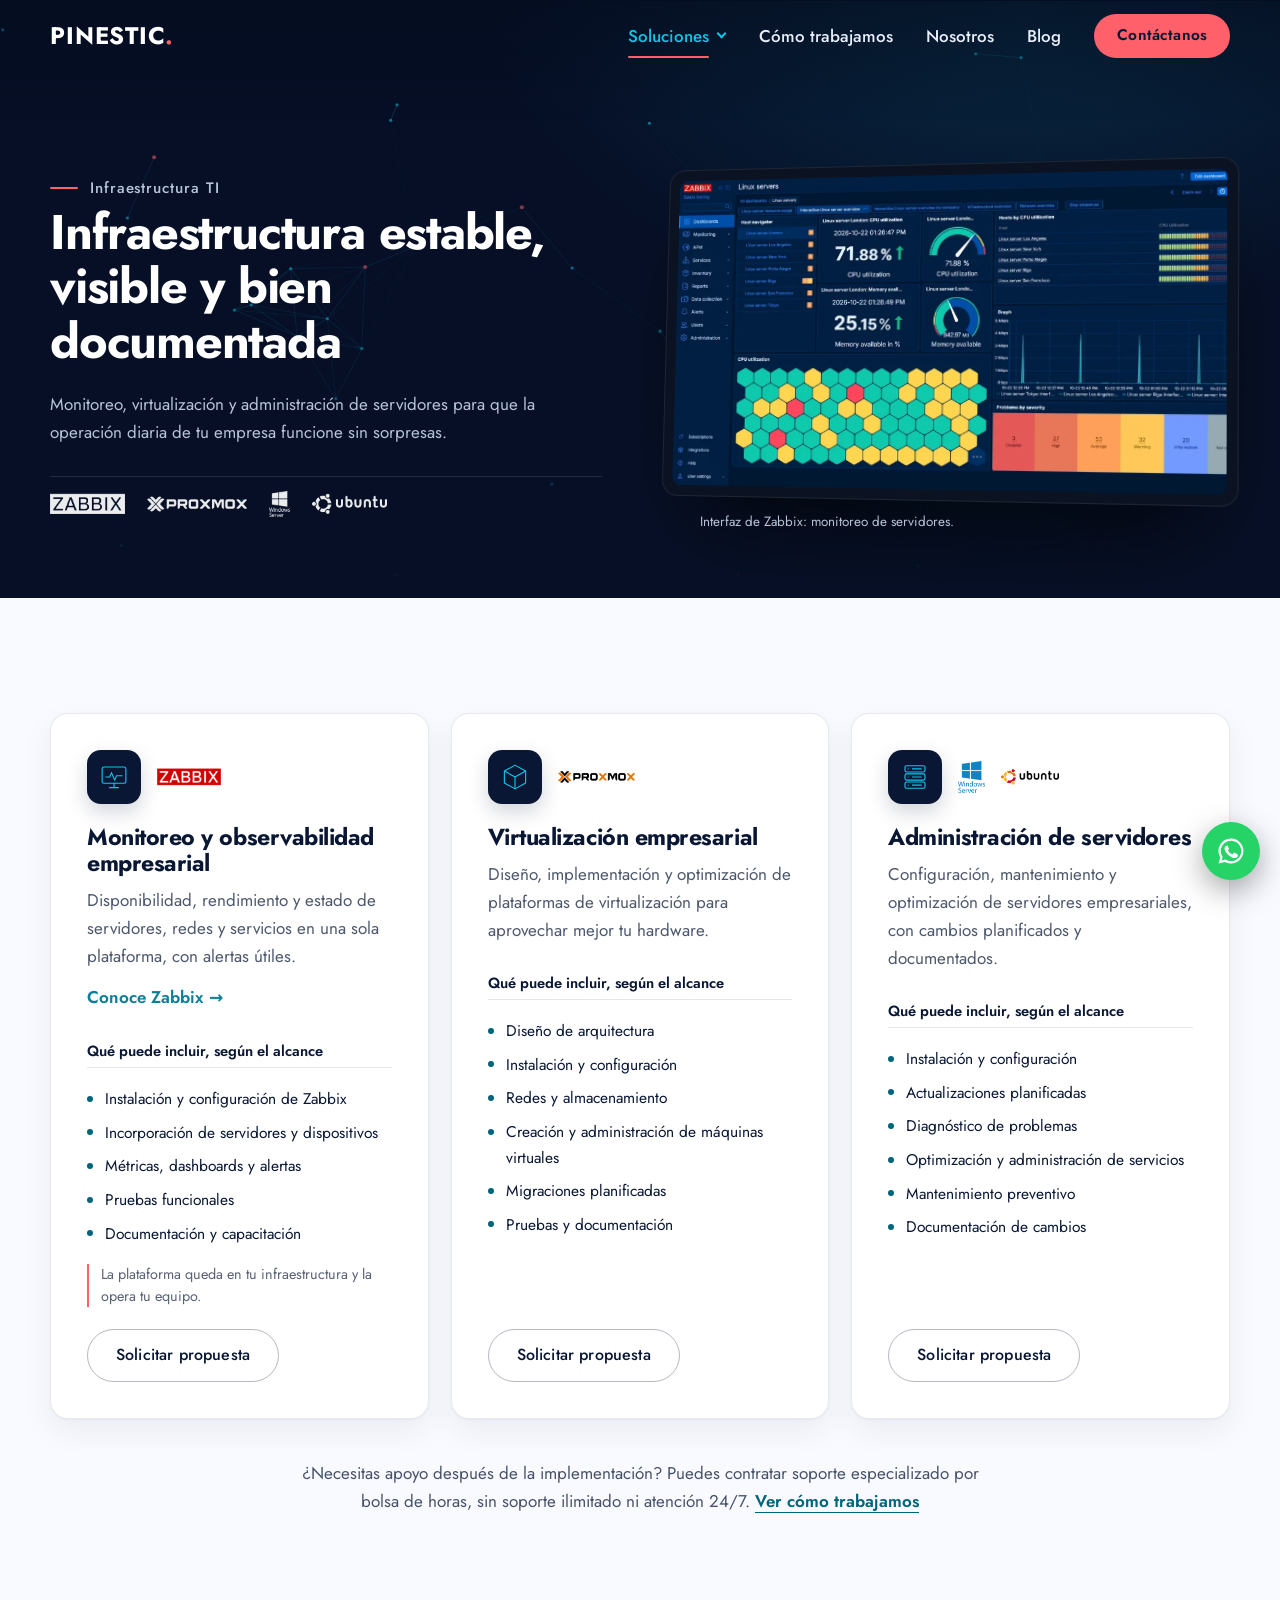
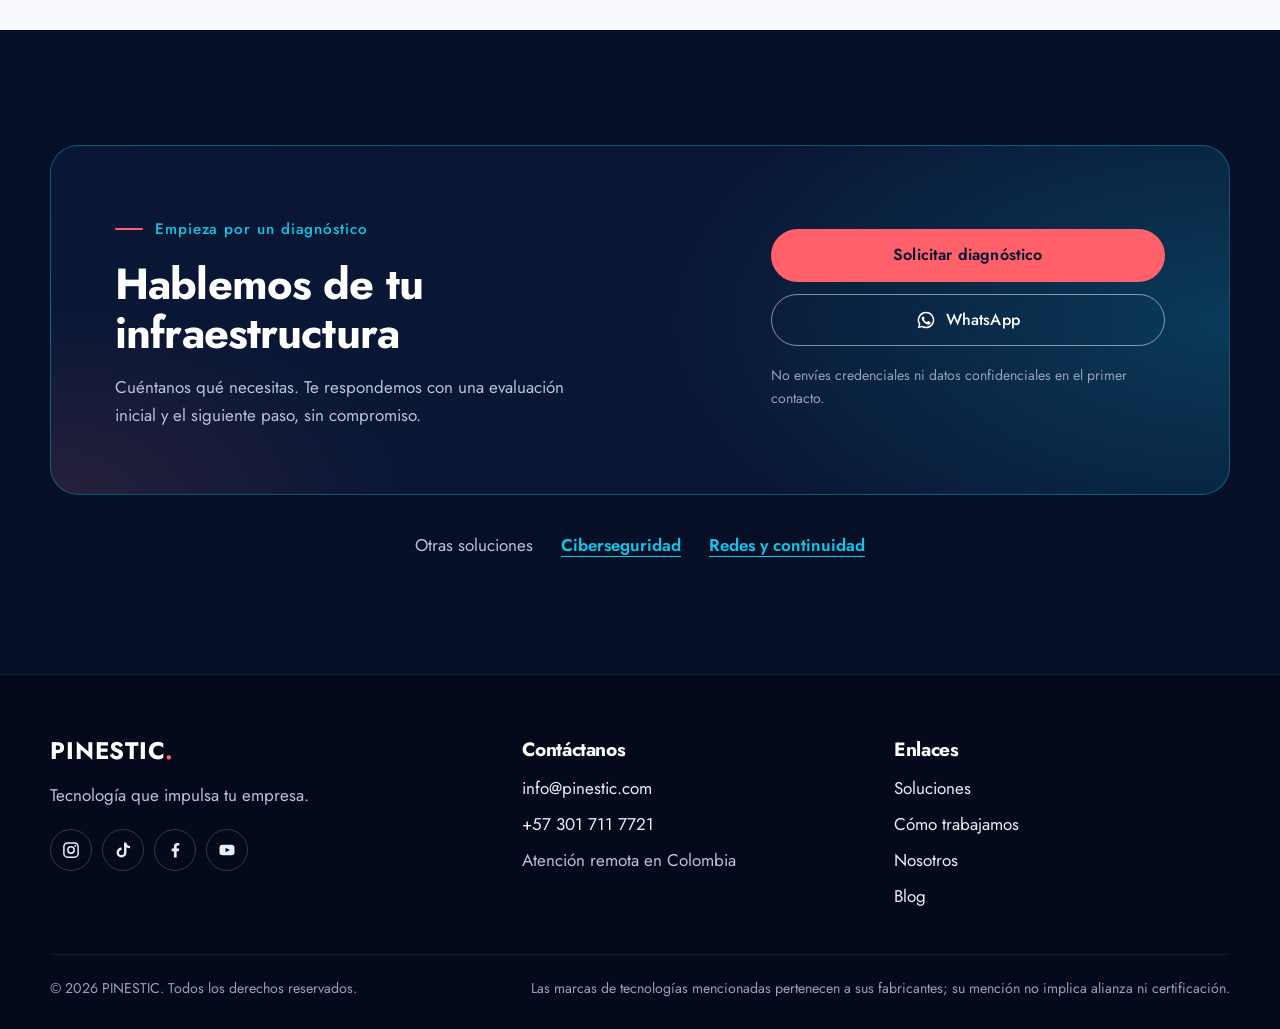
<file: soluciones/infraestructura/index.html>
<!DOCTYPE html>
<html lang="es-CO">
<head>
<meta charset="UTF-8">
<meta name="viewport" content="width=device-width, initial-scale=1, viewport-fit=cover">
<meta name="theme-color" content="#060f26">
<title>Infraestructura TI | Soluciones PINESTIC</title>
<meta name="description" content="Monitoreo, virtualización y administración de servidores para que la operación diaria de tu empresa funcione sin sorpresas.">
<meta name="robots" content="index,follow,max-image-preview:large">
<link rel="canonical" href="https://www.pinestic.com/soluciones/infraestructura/">
<link rel="icon" type="image/png" sizes="48x48" href="/favicon.png">
<link rel="apple-touch-icon" href="/favicon.png">
<meta property="og:type" content="website">
<meta property="og:locale" content="es_CO">
<meta property="og:site_name" content="PINESTIC">
<meta property="og:title" content="Infraestructura TI | Soluciones PINESTIC">
<meta property="og:description" content="Monitoreo, virtualización y administración de servidores para que la operación diaria de tu empresa funcione sin sorpresas.">
<meta property="og:url" content="https://www.pinestic.com/soluciones/infraestructura/">
<meta property="og:image" content="https://www.pinestic.com/og-image.png">
<meta name="twitter:card" content="summary_large_image">
<link rel="preconnect" href="https://fonts.googleapis.com">
<link rel="preconnect" href="https://fonts.gstatic.com" crossorigin>
<link href="https://fonts.googleapis.com/css2?family=Jost:wght@400;500;600;700&family=IBM+Plex+Mono:wght@400;500&display=swap" rel="stylesheet">
<script type="application/ld+json">
{"@context": "https://schema.org", "@graph": [{"@type": "WebPage", "@id": "https://www.pinestic.com/soluciones/infraestructura/#webpage", "url": "https://www.pinestic.com/soluciones/infraestructura/", "name": "Infraestructura TI | Soluciones PINESTIC", "inLanguage": "es-CO", "isPartOf": {"@id": "https://www.pinestic.com/#website"}, "breadcrumb": {"@type": "BreadcrumbList", "itemListElement": [{"@type": "ListItem", "position": 1, "name": "Inicio", "item": "https://www.pinestic.com/"}, {"@type": "ListItem", "position": 2, "name": "Soluciones", "item": "https://www.pinestic.com/#servicios"}, {"@type": "ListItem", "position": 3, "name": "Infraestructura TI", "item": "https://www.pinestic.com/soluciones/infraestructura/"}]}}, {"@type": "ItemList", "name": "Infraestructura TI", "itemListElement": [{"@type": "ListItem", "position": 1, "item": {"@type": "Service", "name": "Monitoreo y observabilidad empresarial", "description": "Disponibilidad, rendimiento y estado de servidores, redes y servicios en una sola plataforma, con alertas útiles.", "provider": {"@id": "https://www.pinestic.com/#organization"}, "areaServed": {"@type": "Country", "name": "Colombia"}}}, {"@type": "ListItem", "position": 2, "item": {"@type": "Service", "name": "Virtualización empresarial", "description": "Diseño, implementación y optimización de plataformas de virtualización para aprovechar mejor tu hardware.", "provider": {"@id": "https://www.pinestic.com/#organization"}, "areaServed": {"@type": "Country", "name": "Colombia"}}}, {"@type": "ListItem", "position": 3, "item": {"@type": "Service", "name": "Administración de servidores", "description": "Configuración, mantenimiento y optimización de servidores empresariales, con cambios planificados y documentados.", "provider": {"@id": "https://www.pinestic.com/#organization"}, "areaServed": {"@type": "Country", "name": "Colombia"}}}]}]}
</script>
<link rel="stylesheet" href="/styles.css">
<script>document.documentElement.classList.add('js')</script>
<script src="/main.js" defer></script>
</head>
<body>
<svg width="0" height="0" style="position:absolute" aria-hidden="true" focusable="false">
<symbol id="i-ig" viewBox="0 0 24 24"><rect x="2.5" y="2.5" width="19" height="19" rx="5" fill="none" stroke="currentColor" stroke-width="2"/><circle cx="12" cy="12" r="4.2" fill="none" stroke="currentColor" stroke-width="2"/><circle cx="17.7" cy="6.5" r="1.3" fill="currentColor"/></symbol>
<symbol id="i-tt" viewBox="0 0 24 24"><path fill="currentColor" d="M16.6 2h-3.2v13.4a3.4 3.4 0 1 1-3.3-3.4V8.8a6.6 6.6 0 1 0 6.5 6.6V8.3a8 8 0 0 0 4.7 1.5V6.6A4.8 4.8 0 0 1 16.6 2Z"/></symbol>
<symbol id="i-fb" viewBox="0 0 24 24"><path fill="currentColor" d="M14.2 22v-8.5h2.9l.5-3.5h-3.4V7.8c0-1 .3-1.7 1.8-1.7h1.8V3a23 23 0 0 0-2.7-.2c-2.7 0-4.6 1.7-4.6 4.7V10H7.5v3.5h3V22Z"/></symbol>
<symbol id="i-yt" viewBox="0 0 24 24"><rect x="2" y="5" width="20" height="14" rx="4" fill="currentColor"/><path d="m10 9 6 3-6 3Z" fill="#091735"/></symbol>
<symbol id="i-in" viewBox="0 0 24 24"><path fill="currentColor" d="M4.5 3a2 2 0 1 0 0 4 2 2 0 0 0 0-4ZM3 9h3v12H3Zm5.5 0h3v1.6c.5-1 1.7-1.9 3.5-1.9 3.7 0 4.4 2.3 4.4 5.4V21h-3v-6.2c0-1.5 0-3.4-2.2-3.4s-2.7 1.7-2.7 3.3V21h-3Z"/></symbol>
<symbol id="i-wa" viewBox="0 0 24 24"><path fill="currentColor" d="M12 2a10 10 0 0 0-8.6 15.1L2 22l5-1.3A10 10 0 1 0 12 2Zm0 18.2a8.2 8.2 0 0 1-4.2-1.2l-.3-.2-3 .8.8-2.9-.2-.3A8.2 8.2 0 1 1 12 20.2Zm4.5-6.1c-.2-.1-1.5-.7-1.7-.8s-.4-.1-.6.1l-.8 1c-.1.2-.3.2-.5.1a6.7 6.7 0 0 1-3.3-2.9c-.2-.4.2-.4.7-1.3.1-.2 0-.3 0-.4l-.8-1.8c-.2-.5-.4-.4-.6-.4h-.5a1 1 0 0 0-.7.3 3 3 0 0 0-.9 2.2 5.2 5.2 0 0 0 1.1 2.7 11.8 11.8 0 0 0 4.5 4c1.7.7 2.3.8 3.2.6a2.7 2.7 0 0 0 1.8-1.2 2.2 2.2 0 0 0 .1-1.3c0-.1-.2-.2-.5-.3Z"/></symbol>
<!-- Íconos del diagrama de red -->
<symbol id="n-globe" viewBox="0 0 24 24"><g fill="none" stroke="currentColor" stroke-width="1.6"><circle cx="12" cy="12" r="9"/><ellipse cx="12" cy="12" rx="4" ry="9"/><path d="M3 12h18"/></g></symbol>
<symbol id="n-wall" viewBox="0 0 24 24"><g fill="none" stroke="currentColor" stroke-width="1.6"><rect x="3" y="4" width="18" height="16" rx="2"/><path d="M3 9.3h18M3 14.6h18M9 4v5.3M15 9.3v5.3M9 14.6V20"/></g></symbol>
<symbol id="n-lock" viewBox="0 0 24 24"><g fill="none" stroke="currentColor" stroke-width="1.6"><rect x="5" y="10" width="14" height="10" rx="2"/><path d="M8 10V7.5a4 4 0 0 1 8 0V10M12 14v2.5"/></g></symbol>
<symbol id="n-switch" viewBox="0 0 24 24"><g fill="none" stroke="currentColor" stroke-width="1.6"><rect x="2.5" y="8" width="19" height="8" rx="2"/><path d="M6 12h.01M9 12h.01M12 12h.01M15 12h.01M18 12h.01" stroke-linecap="round" stroke-width="2.2"/></g></symbol>
<symbol id="n-server" viewBox="0 0 24 24"><g fill="none" stroke="currentColor" stroke-width="1.6"><rect x="4" y="3.5" width="16" height="7" rx="1.6"/><rect x="4" y="13.5" width="16" height="7" rx="1.6"/><path d="M7.5 7h.01M7.5 17h.01M11 7h5.5M11 17h5.5" stroke-linecap="round"/></g></symbol>
<symbol id="n-cube" viewBox="0 0 24 24"><g fill="none" stroke="currentColor" stroke-width="1.6" stroke-linejoin="round"><path d="m12 2.5 8.5 4.7v9.6L12 21.5l-8.5-4.7V7.2Z"/><path d="m3.5 7.2 8.5 4.7 8.5-4.7M12 11.9v9.6"/></g></symbol>
<symbol id="n-db" viewBox="0 0 24 24"><g fill="none" stroke="currentColor" stroke-width="1.6"><ellipse cx="12" cy="5.5" rx="7.5" ry="2.8"/><path d="M4.5 5.5v13c0 1.5 3.4 2.8 7.5 2.8s7.5-1.3 7.5-2.8v-13M4.5 12c0 1.5 3.4 2.8 7.5 2.8s7.5-1.3 7.5-2.8"/></g></symbol>
<symbol id="n-pulse" viewBox="0 0 24 24"><g fill="none" stroke="currentColor" stroke-width="1.6" stroke-linejoin="round"><rect x="2.5" y="4" width="19" height="13" rx="2"/><path d="M6 11h2.5l1.5-3 2.5 6 1.5-3H18M9 20.5h6"/></g></symbol>
<symbol id="s-infra" viewBox="0 0 48 48"><g fill="none" stroke="currentColor" stroke-width="1.8" stroke-linecap="round" stroke-linejoin="round"><rect x="8" y="6" width="32" height="10" rx="2.5"/><rect x="8" y="19" width="32" height="10" rx="2.5"/><rect x="8" y="32" width="32" height="10" rx="2.5"/><path d="M13 11h.01M13 24h.01M13 37h.01M20 11h14M20 24h14M20 37h14"/></g></symbol>
<symbol id="s-monitor" viewBox="0 0 48 48"><g fill="none" stroke="currentColor" stroke-width="1.8" stroke-linecap="round" stroke-linejoin="round"><rect x="5" y="8" width="38" height="26" rx="3"/><path d="M11 24h6l3-7 5 12 3-7h9M17 41h14M24 34v7"/></g></symbol>
<symbol id="s-shield" viewBox="0 0 48 48"><g fill="none" stroke="currentColor" stroke-width="1.8" stroke-linecap="round" stroke-linejoin="round"><path d="M24 5 9 11v11c0 10 6.4 17.2 15 20 8.6-2.8 15-10 15-20V11Z"/><path d="m17 24 5 5 9-10"/></g></symbol>
<symbol id="s-backup" viewBox="0 0 48 48"><g fill="none" stroke="currentColor" stroke-width="1.8" stroke-linecap="round" stroke-linejoin="round"><ellipse cx="22" cy="11" rx="14" ry="5"/><path d="M8 11v24c0 2.8 6.3 5 14 5M36 11v9M8 23c0 2.8 6.3 5 14 5"/><path d="M33 27a8 8 0 1 0 7.6 10.5M41 29v5h-5"/></g></symbol>
<symbol id="s-consult" viewBox="0 0 48 48"><g fill="none" stroke="currentColor" stroke-width="1.8" stroke-linecap="round" stroke-linejoin="round"><circle cx="21" cy="21" r="13"/><path d="m31 31 10 10M15 24l4-6 4 5 4-7"/></g></symbol>
<symbol id="s-wall" viewBox="0 0 48 48"><g fill="none" stroke="currentColor" stroke-width="1.8" stroke-linecap="round" stroke-linejoin="round"><rect x="6" y="9" width="36" height="30" rx="3"/><path d="M6 19h36M6 29h36M17 9v10M31 19v10M17 29v10"/></g></symbol>
<symbol id="s-cube" viewBox="0 0 48 48"><g fill="none" stroke="currentColor" stroke-width="1.8" stroke-linejoin="round"><path d="m24 5 17 9.5v19L24 43 7 33.5v-19Z"/><path d="m7 14.5 17 9.5 17-9.5M24 24v19"/></g></symbol>
<symbol id="s-tools" viewBox="0 0 48 48"><g fill="none" stroke="currentColor" stroke-width="1.8" stroke-linecap="round" stroke-linejoin="round"><path d="M29 8a9 9 0 0 0-8.4 12.2L8 32.8a3.4 3.4 0 0 0 4.8 4.8l12.6-12.6A9 9 0 0 0 37.6 16l-5.4 5.4-5.6-1.6-1.6-5.6Z"/></g></symbol>
<symbol id="s-support" viewBox="0 0 48 48"><g fill="none" stroke="currentColor" stroke-width="1.8" stroke-linecap="round" stroke-linejoin="round"><path d="M10 28v-5a14 14 0 0 1 28 0v5"/><rect x="6" y="26" width="8" height="12" rx="3"/><rect x="34" y="26" width="8" height="12" rx="3"/><path d="M38 38c0 3-3 5-8 5h-4"/></g></symbol>
<symbol id="s-learn" viewBox="0 0 48 48"><g fill="none" stroke="currentColor" stroke-width="1.8" stroke-linecap="round" stroke-linejoin="round"><path d="M4 18 24 9l20 9-20 9Z"/><path d="M12 22v10c0 3 5.4 6 12 6s12-3 12-6V22M44 18v12"/></g></symbol>
<symbol id="i-check" viewBox="0 0 24 24"><path d="m6 12.5 4 4 8-9" fill="none" stroke="currentColor" stroke-width="2.4" stroke-linecap="round" stroke-linejoin="round"/></symbol>
</svg>

<a class="skip-link" href="#contenido">Saltar al contenido</a>
<header class="site-header" data-header>
  <div class="container header-inner">
    <a class="brand" href="/" aria-label="PINESTIC, ir al inicio">PINESTIC<span class="brand-dot">.</span></a>
    <button class="nav-toggle" type="button" aria-expanded="false" aria-controls="menu" data-nav-toggle>
      <span class="nav-toggle-bars" aria-hidden="true"></span><span class="sr-only">Abrir menú</span>
    </button>
    <nav class="main-nav" id="menu" aria-label="Navegación principal" data-nav>
      <div class="nav-group" data-subnav>
        <button class="nav-sub-toggle" type="button" aria-expanded="false" aria-controls="sub-soluciones">Soluciones</button>
        <ul class="nav-sub" id="sub-soluciones">
          <li><a href="/soluciones/infraestructura/"><strong>Infraestructura TI</strong><span>Monitoreo, virtualización y servidores</span></a></li>
          <li><a href="/soluciones/ciberseguridad/"><strong>Ciberseguridad</strong><span>SIEM, hardening y evaluaciones</span></a></li>
          <li><a href="/soluciones/redes-y-continuidad/"><strong>Redes y continuidad</strong><span>Firewall y backups</span></a></li>
          <li class="nav-sub-label" aria-hidden="true">Plataformas</li>
          <li><a href="/plataformas/zabbix/"><strong>Conoce Zabbix</strong><span>Monitoreo de infraestructura</span></a></li>
          <li><a href="/plataformas/wazuh/"><strong>Conoce Wazuh</strong><span>SIEM y seguridad de servidores</span></a></li>
          <li class="nav-sub-all"><a href="/#servicios">Ver todas las soluciones</a></li>
        </ul>
      </div>
      <a href="/#metodologia">Cómo trabajamos</a>
      <a href="/#nosotros">Nosotros</a>
      <a href="/blog/">Blog</a>
      <a class="button button-small primary" href="/#contacto">Contáctanos</a>
    </nav>
  </div>
</header>

<main id="contenido">
  <section class="page-hero sol-hero sol-tone-cyan" aria-labelledby="sol-title">
    <div class="plexus-wrap" aria-hidden="true"><canvas class="plexus" data-plexus data-tone="cyan"></canvas></div>
    <div class="container sol-grid">
      <div class="sol-copy">
      <p class="pill">Infraestructura TI</p>
      <h1 id="sol-title">Infraestructura estable, visible y bien documentada</h1>
      <p>Monitoreo, virtualización y administración de servidores para que la operación diaria de tu empresa funcione sin sorpresas.</p>
      <ul class="station-logos sol-logos" aria-label="Tecnologías"><li><img src="/logos/zabbix.png" alt="Zabbix" width="240" height="80"></li><li><img src="/logos/proxmox.png" alt="Proxmox VE" width="240" height="80"></li><li><img src="/logos/windows-server.png" alt="Windows Server" width="240" height="80"></li><li><img src="/logos/ubuntu.png" alt="Ubuntu Linux" width="240" height="80"></li></ul>
      </div>
      <figure class="sol-shot">
        <div class="sol-frame"><img src="/img/panel-zabbix-servidores-1600.webp" srcset="/img/panel-zabbix-servidores-900.webp 900w, /img/panel-zabbix-servidores-1600.webp 1422w" sizes="(max-width:960px) 92vw, 46vw" width="1422" height="800" alt="Tablero de Zabbix con uso de CPU, memoria disponible y problemas por severidad de servidores Linux" fetchpriority="high" decoding="async"></div>
        <figcaption>Interfaz de Zabbix: monitoreo de servidores.</figcaption>
      </figure>
    </div>
  </section>

  <section class="section light" aria-label="Soluciones de Infraestructura TI">
    <div class="container">
      <div class="card-grid">
        <article class="glow-card service-card sol-card" data-glow>
          <div class="card-top"><span class="icon-box"><svg class="card-icon" aria-hidden="true"><use href="#s-monitor"/></svg></span><ul class="card-logos" aria-label="Tecnologías"><li class="cl-zabbix"><img src="/logos/color/zabbix.png" alt="Zabbix" width="240" height="80" loading="lazy" decoding="async"></li></ul></div>
          <h2 class="sol-title">Monitoreo y observabilidad empresarial</h2>
          <p>Disponibilidad, rendimiento y estado de servidores, redes y servicios en una sola plataforma, con alertas útiles.</p>
          <a class="pl-more" href="/plataformas/zabbix/">Conoce Zabbix <span aria-hidden="true">→</span></a>
          <p class="sol-sub">Qué puede incluir, según el alcance</p>
          <ul class="card-list"><li>Instalación y configuración de Zabbix</li><li>Incorporación de servidores y dispositivos</li><li>Métricas, dashboards y alertas</li><li>Pruebas funcionales</li><li>Documentación y capacitación</li></ul>
          <p class="sol-note">La plataforma queda en tu infraestructura y la opera tu equipo.</p>
          <a class="button outline" href="mailto:info@pinestic.com?subject=Propuesta%20-%20Monitoreo%20y%20observabilidad%20empresarial%20-%20PINESTIC">Solicitar propuesta</a>
        </article>
        <article class="glow-card service-card sol-card" data-glow>
          <div class="card-top"><span class="icon-box"><svg class="card-icon" aria-hidden="true"><use href="#s-cube"/></svg></span><ul class="card-logos" aria-label="Tecnologías"><li class="cl-proxmox"><img src="/logos/color/proxmox.png" alt="Proxmox VE" width="240" height="80" loading="lazy" decoding="async"></li></ul></div>
          <h2 class="sol-title">Virtualización empresarial</h2>
          <p>Diseño, implementación y optimización de plataformas de virtualización para aprovechar mejor tu hardware.</p>
          <p class="sol-sub">Qué puede incluir, según el alcance</p>
          <ul class="card-list"><li>Diseño de arquitectura</li><li>Instalación y configuración</li><li>Redes y almacenamiento</li><li>Creación y administración de máquinas virtuales</li><li>Migraciones planificadas</li><li>Pruebas y documentación</li></ul>
          <a class="button outline" href="mailto:info@pinestic.com?subject=Propuesta%20-%20Virtualizaci%C3%B3n%20empresarial%20-%20PINESTIC">Solicitar propuesta</a>
        </article>
        <article class="glow-card service-card sol-card" data-glow>
          <div class="card-top"><span class="icon-box"><svg class="card-icon" aria-hidden="true"><use href="#s-infra"/></svg></span><ul class="card-logos" aria-label="Tecnologías"><li class="cl-windows-server"><img src="/logos/color/windows-server.png" alt="Windows Server" width="240" height="80" loading="lazy" decoding="async"></li><li class="cl-ubuntu"><img src="/logos/color/ubuntu.png" alt="Ubuntu Linux" width="240" height="80" loading="lazy" decoding="async"></li></ul></div>
          <h2 class="sol-title">Administración de servidores</h2>
          <p>Configuración, mantenimiento y optimización de servidores empresariales, con cambios planificados y documentados.</p>
          <p class="sol-sub">Qué puede incluir, según el alcance</p>
          <ul class="card-list"><li>Instalación y configuración</li><li>Actualizaciones planificadas</li><li>Diagnóstico de problemas</li><li>Optimización y administración de servicios</li><li>Mantenimiento preventivo</li><li>Documentación de cambios</li></ul>
          <a class="button outline" href="mailto:info@pinestic.com?subject=Propuesta%20-%20Administraci%C3%B3n%20de%20servidores%20-%20PINESTIC">Solicitar propuesta</a>
        </article>
      </div>
      <p class="sol-support">¿Necesitas apoyo después de la implementación? Puedes contratar soporte especializado por bolsa de horas, sin soporte ilimitado ni atención 24/7. <a class="text-link" href="/#metodologia">Ver cómo trabajamos</a></p>
    </div>
  </section>

  <section class="section contact" aria-labelledby="cta-title">
    <div class="container">
      <div class="contact-panel">
        <div>
          <p class="pill">Empieza por un diagnóstico</p>
          <h2 id="cta-title">Hablemos de tu infraestructura</h2>
          <p>Cuéntanos qué necesitas. Te respondemos con una evaluación inicial y el siguiente paso, sin compromiso.</p>
        </div>
        <div class="contact-channels">
          <a class="button primary" href="mailto:info@pinestic.com?subject=Solicitud%20de%20diagn%C3%B3stico%20-%20Infraestructura%20TI%20-%20PINESTIC">Solicitar diagnóstico</a>
          <a class="button outline" href="https://wa.me/573017117721?text=Hola%2C%20quiero%20informaci%C3%B3n%20sobre%20Infraestructura%20TI%20de%20PINESTIC" target="_blank" rel="noopener noreferrer"><svg class="btn-icon" aria-hidden="true" focusable="false"><use href="#i-wa"/></svg>WhatsApp</a>
          <p class="contact-note">No envíes credenciales ni datos confidenciales en el primer contacto.</p>
        </div>
      </div>
      <nav class="sol-others" aria-label="Otras líneas de soluciones">
        <p>Otras soluciones</p>
        <a class="text-link" href="/soluciones/ciberseguridad/">Ciberseguridad</a><a class="text-link" href="/soluciones/redes-y-continuidad/">Redes y continuidad</a>
      </nav>
    </div>
  </section>
</main>

<footer class="site-footer">
  <div class="container footer-grid">
    <div class="footer-brand">
      <a class="brand" href="/">PINESTIC<span class="brand-dot">.</span></a>
      <p>Tecnología que impulsa tu empresa.</p>
      <nav class="social-links" aria-label="Redes sociales de PINESTIC">
        <a href="https://www.instagram.com/pines.tic/" target="_blank" rel="noopener noreferrer" aria-label="PINESTIC en Instagram"><svg class="social-icon" aria-hidden="true" focusable="false"><use href="#i-ig"/></svg></a>
        <a href="https://www.tiktok.com/@pines.tic" target="_blank" rel="noopener noreferrer" aria-label="PINESTIC en TikTok"><svg class="social-icon" aria-hidden="true" focusable="false"><use href="#i-tt"/></svg></a>
        <a href="https://www.facebook.com/profile.php?id=61591644321482" target="_blank" rel="noopener noreferrer" aria-label="PINESTIC en Facebook"><svg class="social-icon" aria-hidden="true" focusable="false"><use href="#i-fb"/></svg></a>
        <a href="https://www.youtube.com/channel/UCGhiNkfMXRxOqzxNWAKLv7A" target="_blank" rel="noopener noreferrer" aria-label="PINESTIC en YouTube"><svg class="social-icon" aria-hidden="true" focusable="false"><use href="#i-yt"/></svg></a>
      </nav>
    </div>
    <div>
      <h2 class="footer-h">Contáctanos</h2>
      <ul class="footer-list">
        <li><a href="mailto:info@pinestic.com">info@pinestic.com</a></li>
        <li><a href="tel:+573017117721">+57 301 711 7721</a></li>
        <li>Atención remota en Colombia</li>
      </ul>
    </div>
    <div>
      <h2 class="footer-h">Enlaces</h2>
      <ul class="footer-list">
        <li><a href="/#servicios">Soluciones</a></li>
        <li><a href="/#metodologia">Cómo trabajamos</a></li>
        <li><a href="/#nosotros">Nosotros</a></li>
        <li><a href="/blog/">Blog</a></li>
      </ul>
    </div>
  </div>
  <div class="container footer-base"><small>© <span data-year>2026</span> PINESTIC. Todos los derechos reservados.</small><small>Las marcas de tecnologías mencionadas pertenecen a sus fabricantes; su mención no implica alianza ni certificación.</small></div>
</footer>
<a class="wa-float" href="https://wa.me/573017117721?text=Hola%2C%20quiero%20informaci%C3%B3n%20sobre%20los%20servicios%20de%20PINESTIC" target="_blank" rel="noopener noreferrer" aria-label="Escribir a PINESTIC por WhatsApp"><svg aria-hidden="true"><use href="#i-wa"/></svg></a>

</body>
</html>
</file>
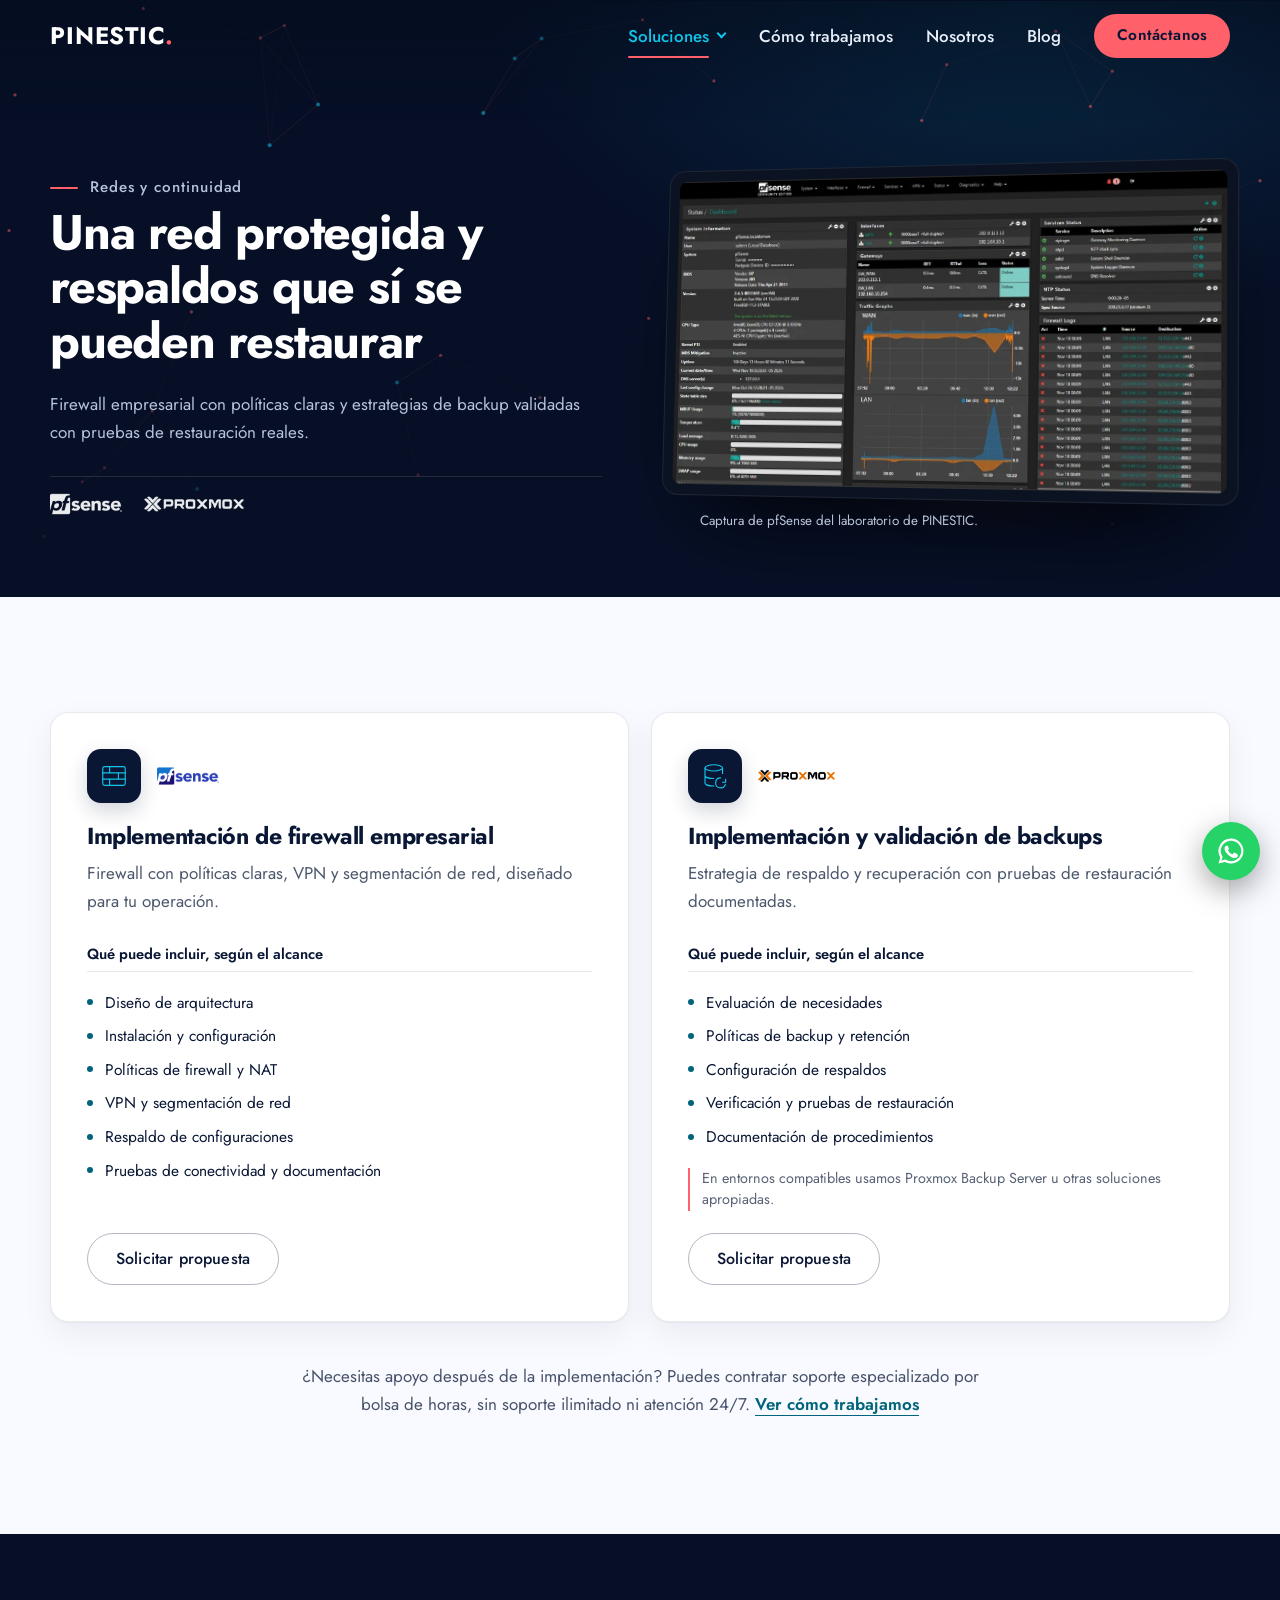
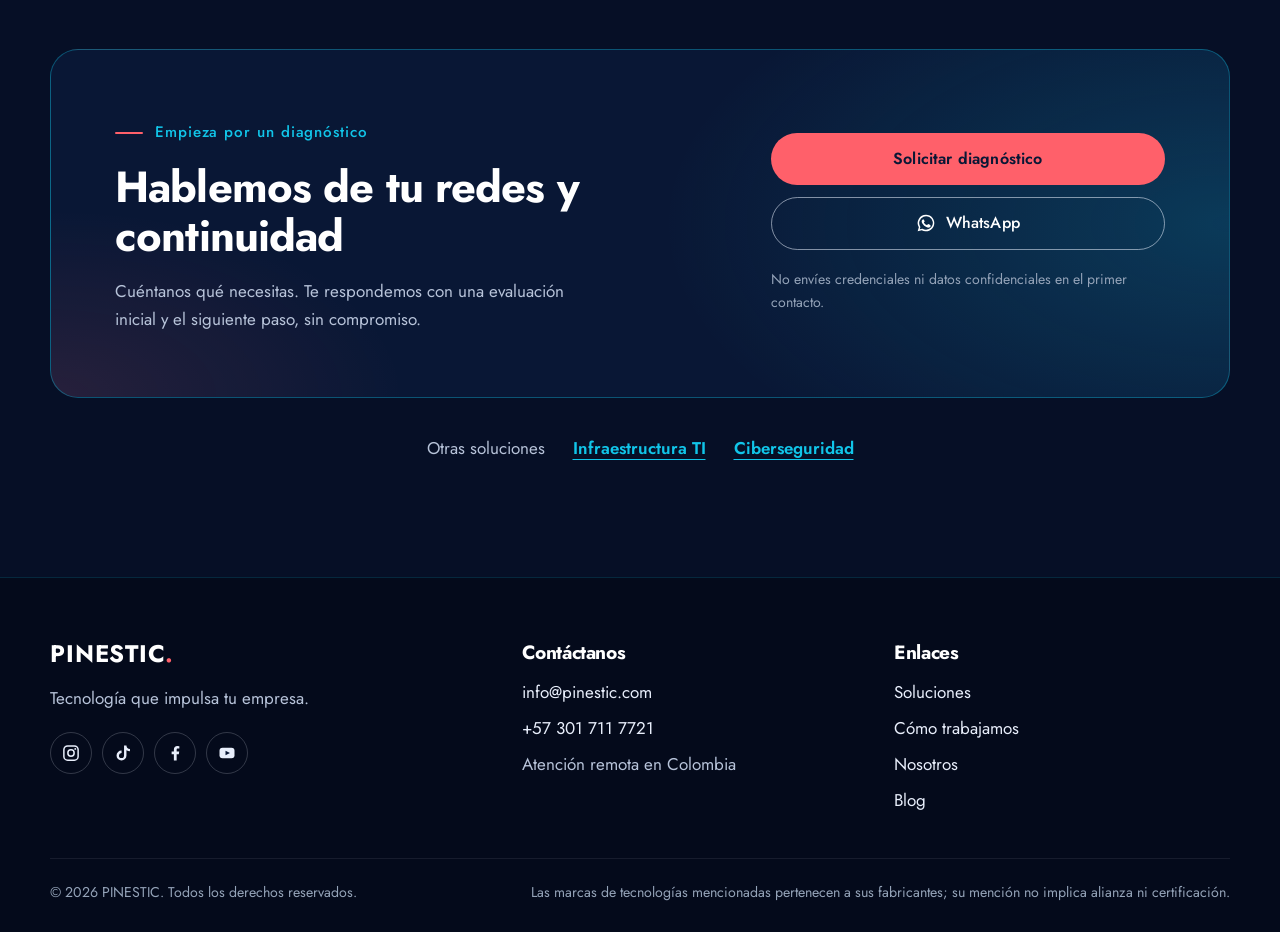
<file: soluciones/redes-y-continuidad/index.html>
<!DOCTYPE html>
<html lang="es-CO">
<head>
<meta charset="UTF-8">
<meta name="viewport" content="width=device-width, initial-scale=1, viewport-fit=cover">
<meta name="theme-color" content="#060f26">
<title>Redes y continuidad | Soluciones PINESTIC</title>
<meta name="description" content="Firewall empresarial con políticas claras y estrategias de backup validadas con pruebas de restauración reales.">
<meta name="robots" content="index,follow,max-image-preview:large">
<link rel="canonical" href="https://www.pinestic.com/soluciones/redes-y-continuidad/">
<link rel="icon" type="image/png" sizes="48x48" href="/favicon.png">
<link rel="apple-touch-icon" href="/favicon.png">
<meta property="og:type" content="website">
<meta property="og:locale" content="es_CO">
<meta property="og:site_name" content="PINESTIC">
<meta property="og:title" content="Redes y continuidad | Soluciones PINESTIC">
<meta property="og:description" content="Firewall empresarial con políticas claras y estrategias de backup validadas con pruebas de restauración reales.">
<meta property="og:url" content="https://www.pinestic.com/soluciones/redes-y-continuidad/">
<meta property="og:image" content="https://www.pinestic.com/og-image.png">
<meta name="twitter:card" content="summary_large_image">
<link rel="preconnect" href="https://fonts.googleapis.com">
<link rel="preconnect" href="https://fonts.gstatic.com" crossorigin>
<link href="https://fonts.googleapis.com/css2?family=Jost:wght@400;500;600;700&family=IBM+Plex+Mono:wght@400;500&display=swap" rel="stylesheet">
<script type="application/ld+json">
{"@context": "https://schema.org", "@graph": [{"@type": "WebPage", "@id": "https://www.pinestic.com/soluciones/redes-y-continuidad/#webpage", "url": "https://www.pinestic.com/soluciones/redes-y-continuidad/", "name": "Redes y continuidad | Soluciones PINESTIC", "inLanguage": "es-CO", "isPartOf": {"@id": "https://www.pinestic.com/#website"}, "breadcrumb": {"@type": "BreadcrumbList", "itemListElement": [{"@type": "ListItem", "position": 1, "name": "Inicio", "item": "https://www.pinestic.com/"}, {"@type": "ListItem", "position": 2, "name": "Soluciones", "item": "https://www.pinestic.com/#servicios"}, {"@type": "ListItem", "position": 3, "name": "Redes y continuidad", "item": "https://www.pinestic.com/soluciones/redes-y-continuidad/"}]}}, {"@type": "ItemList", "name": "Redes y continuidad", "itemListElement": [{"@type": "ListItem", "position": 1, "item": {"@type": "Service", "name": "Implementación de firewall empresarial", "description": "Firewall con políticas claras, VPN y segmentación de red, diseñado para tu operación.", "provider": {"@id": "https://www.pinestic.com/#organization"}, "areaServed": {"@type": "Country", "name": "Colombia"}}}, {"@type": "ListItem", "position": 2, "item": {"@type": "Service", "name": "Implementación y validación de backups", "description": "Estrategia de respaldo y recuperación con pruebas de restauración documentadas.", "provider": {"@id": "https://www.pinestic.com/#organization"}, "areaServed": {"@type": "Country", "name": "Colombia"}}}]}]}
</script>
<link rel="stylesheet" href="/styles.css">
<script>document.documentElement.classList.add('js')</script>
<script src="/main.js" defer></script>
</head>
<body>
<svg width="0" height="0" style="position:absolute" aria-hidden="true" focusable="false">
<symbol id="i-ig" viewBox="0 0 24 24"><rect x="2.5" y="2.5" width="19" height="19" rx="5" fill="none" stroke="currentColor" stroke-width="2"/><circle cx="12" cy="12" r="4.2" fill="none" stroke="currentColor" stroke-width="2"/><circle cx="17.7" cy="6.5" r="1.3" fill="currentColor"/></symbol>
<symbol id="i-tt" viewBox="0 0 24 24"><path fill="currentColor" d="M16.6 2h-3.2v13.4a3.4 3.4 0 1 1-3.3-3.4V8.8a6.6 6.6 0 1 0 6.5 6.6V8.3a8 8 0 0 0 4.7 1.5V6.6A4.8 4.8 0 0 1 16.6 2Z"/></symbol>
<symbol id="i-fb" viewBox="0 0 24 24"><path fill="currentColor" d="M14.2 22v-8.5h2.9l.5-3.5h-3.4V7.8c0-1 .3-1.7 1.8-1.7h1.8V3a23 23 0 0 0-2.7-.2c-2.7 0-4.6 1.7-4.6 4.7V10H7.5v3.5h3V22Z"/></symbol>
<symbol id="i-yt" viewBox="0 0 24 24"><rect x="2" y="5" width="20" height="14" rx="4" fill="currentColor"/><path d="m10 9 6 3-6 3Z" fill="#091735"/></symbol>
<symbol id="i-in" viewBox="0 0 24 24"><path fill="currentColor" d="M4.5 3a2 2 0 1 0 0 4 2 2 0 0 0 0-4ZM3 9h3v12H3Zm5.5 0h3v1.6c.5-1 1.7-1.9 3.5-1.9 3.7 0 4.4 2.3 4.4 5.4V21h-3v-6.2c0-1.5 0-3.4-2.2-3.4s-2.7 1.7-2.7 3.3V21h-3Z"/></symbol>
<symbol id="i-wa" viewBox="0 0 24 24"><path fill="currentColor" d="M12 2a10 10 0 0 0-8.6 15.1L2 22l5-1.3A10 10 0 1 0 12 2Zm0 18.2a8.2 8.2 0 0 1-4.2-1.2l-.3-.2-3 .8.8-2.9-.2-.3A8.2 8.2 0 1 1 12 20.2Zm4.5-6.1c-.2-.1-1.5-.7-1.7-.8s-.4-.1-.6.1l-.8 1c-.1.2-.3.2-.5.1a6.7 6.7 0 0 1-3.3-2.9c-.2-.4.2-.4.7-1.3.1-.2 0-.3 0-.4l-.8-1.8c-.2-.5-.4-.4-.6-.4h-.5a1 1 0 0 0-.7.3 3 3 0 0 0-.9 2.2 5.2 5.2 0 0 0 1.1 2.7 11.8 11.8 0 0 0 4.5 4c1.7.7 2.3.8 3.2.6a2.7 2.7 0 0 0 1.8-1.2 2.2 2.2 0 0 0 .1-1.3c0-.1-.2-.2-.5-.3Z"/></symbol>
<!-- Íconos del diagrama de red -->
<symbol id="n-globe" viewBox="0 0 24 24"><g fill="none" stroke="currentColor" stroke-width="1.6"><circle cx="12" cy="12" r="9"/><ellipse cx="12" cy="12" rx="4" ry="9"/><path d="M3 12h18"/></g></symbol>
<symbol id="n-wall" viewBox="0 0 24 24"><g fill="none" stroke="currentColor" stroke-width="1.6"><rect x="3" y="4" width="18" height="16" rx="2"/><path d="M3 9.3h18M3 14.6h18M9 4v5.3M15 9.3v5.3M9 14.6V20"/></g></symbol>
<symbol id="n-lock" viewBox="0 0 24 24"><g fill="none" stroke="currentColor" stroke-width="1.6"><rect x="5" y="10" width="14" height="10" rx="2"/><path d="M8 10V7.5a4 4 0 0 1 8 0V10M12 14v2.5"/></g></symbol>
<symbol id="n-switch" viewBox="0 0 24 24"><g fill="none" stroke="currentColor" stroke-width="1.6"><rect x="2.5" y="8" width="19" height="8" rx="2"/><path d="M6 12h.01M9 12h.01M12 12h.01M15 12h.01M18 12h.01" stroke-linecap="round" stroke-width="2.2"/></g></symbol>
<symbol id="n-server" viewBox="0 0 24 24"><g fill="none" stroke="currentColor" stroke-width="1.6"><rect x="4" y="3.5" width="16" height="7" rx="1.6"/><rect x="4" y="13.5" width="16" height="7" rx="1.6"/><path d="M7.5 7h.01M7.5 17h.01M11 7h5.5M11 17h5.5" stroke-linecap="round"/></g></symbol>
<symbol id="n-cube" viewBox="0 0 24 24"><g fill="none" stroke="currentColor" stroke-width="1.6" stroke-linejoin="round"><path d="m12 2.5 8.5 4.7v9.6L12 21.5l-8.5-4.7V7.2Z"/><path d="m3.5 7.2 8.5 4.7 8.5-4.7M12 11.9v9.6"/></g></symbol>
<symbol id="n-db" viewBox="0 0 24 24"><g fill="none" stroke="currentColor" stroke-width="1.6"><ellipse cx="12" cy="5.5" rx="7.5" ry="2.8"/><path d="M4.5 5.5v13c0 1.5 3.4 2.8 7.5 2.8s7.5-1.3 7.5-2.8v-13M4.5 12c0 1.5 3.4 2.8 7.5 2.8s7.5-1.3 7.5-2.8"/></g></symbol>
<symbol id="n-pulse" viewBox="0 0 24 24"><g fill="none" stroke="currentColor" stroke-width="1.6" stroke-linejoin="round"><rect x="2.5" y="4" width="19" height="13" rx="2"/><path d="M6 11h2.5l1.5-3 2.5 6 1.5-3H18M9 20.5h6"/></g></symbol>
<symbol id="s-infra" viewBox="0 0 48 48"><g fill="none" stroke="currentColor" stroke-width="1.8" stroke-linecap="round" stroke-linejoin="round"><rect x="8" y="6" width="32" height="10" rx="2.5"/><rect x="8" y="19" width="32" height="10" rx="2.5"/><rect x="8" y="32" width="32" height="10" rx="2.5"/><path d="M13 11h.01M13 24h.01M13 37h.01M20 11h14M20 24h14M20 37h14"/></g></symbol>
<symbol id="s-monitor" viewBox="0 0 48 48"><g fill="none" stroke="currentColor" stroke-width="1.8" stroke-linecap="round" stroke-linejoin="round"><rect x="5" y="8" width="38" height="26" rx="3"/><path d="M11 24h6l3-7 5 12 3-7h9M17 41h14M24 34v7"/></g></symbol>
<symbol id="s-shield" viewBox="0 0 48 48"><g fill="none" stroke="currentColor" stroke-width="1.8" stroke-linecap="round" stroke-linejoin="round"><path d="M24 5 9 11v11c0 10 6.4 17.2 15 20 8.6-2.8 15-10 15-20V11Z"/><path d="m17 24 5 5 9-10"/></g></symbol>
<symbol id="s-backup" viewBox="0 0 48 48"><g fill="none" stroke="currentColor" stroke-width="1.8" stroke-linecap="round" stroke-linejoin="round"><ellipse cx="22" cy="11" rx="14" ry="5"/><path d="M8 11v24c0 2.8 6.3 5 14 5M36 11v9M8 23c0 2.8 6.3 5 14 5"/><path d="M33 27a8 8 0 1 0 7.6 10.5M41 29v5h-5"/></g></symbol>
<symbol id="s-consult" viewBox="0 0 48 48"><g fill="none" stroke="currentColor" stroke-width="1.8" stroke-linecap="round" stroke-linejoin="round"><circle cx="21" cy="21" r="13"/><path d="m31 31 10 10M15 24l4-6 4 5 4-7"/></g></symbol>
<symbol id="s-wall" viewBox="0 0 48 48"><g fill="none" stroke="currentColor" stroke-width="1.8" stroke-linecap="round" stroke-linejoin="round"><rect x="6" y="9" width="36" height="30" rx="3"/><path d="M6 19h36M6 29h36M17 9v10M31 19v10M17 29v10"/></g></symbol>
<symbol id="s-cube" viewBox="0 0 48 48"><g fill="none" stroke="currentColor" stroke-width="1.8" stroke-linejoin="round"><path d="m24 5 17 9.5v19L24 43 7 33.5v-19Z"/><path d="m7 14.5 17 9.5 17-9.5M24 24v19"/></g></symbol>
<symbol id="s-tools" viewBox="0 0 48 48"><g fill="none" stroke="currentColor" stroke-width="1.8" stroke-linecap="round" stroke-linejoin="round"><path d="M29 8a9 9 0 0 0-8.4 12.2L8 32.8a3.4 3.4 0 0 0 4.8 4.8l12.6-12.6A9 9 0 0 0 37.6 16l-5.4 5.4-5.6-1.6-1.6-5.6Z"/></g></symbol>
<symbol id="s-support" viewBox="0 0 48 48"><g fill="none" stroke="currentColor" stroke-width="1.8" stroke-linecap="round" stroke-linejoin="round"><path d="M10 28v-5a14 14 0 0 1 28 0v5"/><rect x="6" y="26" width="8" height="12" rx="3"/><rect x="34" y="26" width="8" height="12" rx="3"/><path d="M38 38c0 3-3 5-8 5h-4"/></g></symbol>
<symbol id="s-learn" viewBox="0 0 48 48"><g fill="none" stroke="currentColor" stroke-width="1.8" stroke-linecap="round" stroke-linejoin="round"><path d="M4 18 24 9l20 9-20 9Z"/><path d="M12 22v10c0 3 5.4 6 12 6s12-3 12-6V22M44 18v12"/></g></symbol>
<symbol id="i-check" viewBox="0 0 24 24"><path d="m6 12.5 4 4 8-9" fill="none" stroke="currentColor" stroke-width="2.4" stroke-linecap="round" stroke-linejoin="round"/></symbol>
</svg>

<a class="skip-link" href="#contenido">Saltar al contenido</a>
<header class="site-header" data-header>
  <div class="container header-inner">
    <a class="brand" href="/" aria-label="PINESTIC, ir al inicio">PINESTIC<span class="brand-dot">.</span></a>
    <button class="nav-toggle" type="button" aria-expanded="false" aria-controls="menu" data-nav-toggle>
      <span class="nav-toggle-bars" aria-hidden="true"></span><span class="sr-only">Abrir menú</span>
    </button>
    <nav class="main-nav" id="menu" aria-label="Navegación principal" data-nav>
      <div class="nav-group" data-subnav>
        <button class="nav-sub-toggle" type="button" aria-expanded="false" aria-controls="sub-soluciones">Soluciones</button>
        <ul class="nav-sub" id="sub-soluciones">
          <li><a href="/soluciones/infraestructura/"><strong>Infraestructura TI</strong><span>Monitoreo, virtualización y servidores</span></a></li>
          <li><a href="/soluciones/ciberseguridad/"><strong>Ciberseguridad</strong><span>SIEM, hardening y evaluaciones</span></a></li>
          <li><a href="/soluciones/redes-y-continuidad/"><strong>Redes y continuidad</strong><span>Firewall y backups</span></a></li>
          <li class="nav-sub-label" aria-hidden="true">Plataformas</li>
          <li><a href="/plataformas/zabbix/"><strong>Conoce Zabbix</strong><span>Monitoreo de infraestructura</span></a></li>
          <li><a href="/plataformas/wazuh/"><strong>Conoce Wazuh</strong><span>SIEM y seguridad de servidores</span></a></li>
          <li class="nav-sub-all"><a href="/#servicios">Ver todas las soluciones</a></li>
        </ul>
      </div>
      <a href="/#metodologia">Cómo trabajamos</a>
      <a href="/#nosotros">Nosotros</a>
      <a href="/blog/">Blog</a>
      <a class="button button-small primary" href="/#contacto">Contáctanos</a>
    </nav>
  </div>
</header>

<main id="contenido">
  <section class="page-hero sol-hero sol-tone-coral" aria-labelledby="sol-title">
    <div class="plexus-wrap" aria-hidden="true"><canvas class="plexus" data-plexus data-tone="coral"></canvas></div>
    <div class="container sol-grid">
      <div class="sol-copy">
      <p class="pill">Redes y continuidad</p>
      <h1 id="sol-title">Una red protegida y respaldos que sí se pueden restaurar</h1>
      <p>Firewall empresarial con políticas claras y estrategias de backup validadas con pruebas de restauración reales.</p>
      <ul class="station-logos sol-logos" aria-label="Tecnologías"><li><img src="/logos/pfsense.png" alt="pfSense" width="240" height="80"></li><li><img src="/logos/proxmox.png" alt="Proxmox Backup Server" width="240" height="80"></li></ul>
      </div>
      <figure class="sol-shot">
        <div class="sol-frame"><img src="/img/inicio/firewall-1600.webp" srcset="/img/inicio/firewall-900.webp 900w, /img/inicio/firewall-1600.webp 1600w" sizes="(max-width:960px) 92vw, 46vw" width="1600" height="893" alt="Panel de pfSense con tráfico por interfaz, servicios y registros del firewall" fetchpriority="high" decoding="async"></div>
        <figcaption>Captura de pfSense del laboratorio de PINESTIC.</figcaption>
      </figure>
    </div>
  </section>

  <section class="section light" aria-label="Soluciones de Redes y continuidad">
    <div class="container">
      <div class="card-grid cols-2">
        <article class="glow-card service-card sol-card" data-glow>
          <div class="card-top"><span class="icon-box"><svg class="card-icon" aria-hidden="true"><use href="#s-wall"/></svg></span><ul class="card-logos" aria-label="Tecnologías"><li class="cl-pfsense"><img src="/logos/color/pfsense.png" alt="pfSense" width="240" height="80" loading="lazy" decoding="async"></li></ul></div>
          <h2 class="sol-title">Implementación de firewall empresarial</h2>
          <p>Firewall con políticas claras, VPN y segmentación de red, diseñado para tu operación.</p>
          <p class="sol-sub">Qué puede incluir, según el alcance</p>
          <ul class="card-list"><li>Diseño de arquitectura</li><li>Instalación y configuración</li><li>Políticas de firewall y NAT</li><li>VPN y segmentación de red</li><li>Respaldo de configuraciones</li><li>Pruebas de conectividad y documentación</li></ul>
          <a class="button outline" href="mailto:info@pinestic.com?subject=Propuesta%20-%20Implementaci%C3%B3n%20de%20firewall%20empresarial%20-%20PINESTIC">Solicitar propuesta</a>
        </article>
        <article class="glow-card service-card sol-card" data-glow>
          <div class="card-top"><span class="icon-box"><svg class="card-icon" aria-hidden="true"><use href="#s-backup"/></svg></span><ul class="card-logos" aria-label="Tecnologías"><li class="cl-proxmox"><img src="/logos/color/proxmox.png" alt="Proxmox Backup Server" width="240" height="80" loading="lazy" decoding="async"></li></ul></div>
          <h2 class="sol-title">Implementación y validación de backups</h2>
          <p>Estrategia de respaldo y recuperación con pruebas de restauración documentadas.</p>
          <p class="sol-sub">Qué puede incluir, según el alcance</p>
          <ul class="card-list"><li>Evaluación de necesidades</li><li>Políticas de backup y retención</li><li>Configuración de respaldos</li><li>Verificación y pruebas de restauración</li><li>Documentación de procedimientos</li></ul>
          <p class="sol-note">En entornos compatibles usamos Proxmox Backup Server u otras soluciones apropiadas.</p>
          <a class="button outline" href="mailto:info@pinestic.com?subject=Propuesta%20-%20Implementaci%C3%B3n%20y%20validaci%C3%B3n%20de%20backups%20-%20PINESTIC">Solicitar propuesta</a>
        </article>
      </div>
      <p class="sol-support">¿Necesitas apoyo después de la implementación? Puedes contratar soporte especializado por bolsa de horas, sin soporte ilimitado ni atención 24/7. <a class="text-link" href="/#metodologia">Ver cómo trabajamos</a></p>
    </div>
  </section>

  <section class="section contact" aria-labelledby="cta-title">
    <div class="container">
      <div class="contact-panel">
        <div>
          <p class="pill">Empieza por un diagnóstico</p>
          <h2 id="cta-title">Hablemos de tu redes y continuidad</h2>
          <p>Cuéntanos qué necesitas. Te respondemos con una evaluación inicial y el siguiente paso, sin compromiso.</p>
        </div>
        <div class="contact-channels">
          <a class="button primary" href="mailto:info@pinestic.com?subject=Solicitud%20de%20diagn%C3%B3stico%20-%20Redes%20y%20continuidad%20-%20PINESTIC">Solicitar diagnóstico</a>
          <a class="button outline" href="https://wa.me/573017117721?text=Hola%2C%20quiero%20informaci%C3%B3n%20sobre%20Redes%20y%20continuidad%20de%20PINESTIC" target="_blank" rel="noopener noreferrer"><svg class="btn-icon" aria-hidden="true" focusable="false"><use href="#i-wa"/></svg>WhatsApp</a>
          <p class="contact-note">No envíes credenciales ni datos confidenciales en el primer contacto.</p>
        </div>
      </div>
      <nav class="sol-others" aria-label="Otras líneas de soluciones">
        <p>Otras soluciones</p>
        <a class="text-link" href="/soluciones/infraestructura/">Infraestructura TI</a><a class="text-link" href="/soluciones/ciberseguridad/">Ciberseguridad</a>
      </nav>
    </div>
  </section>
</main>

<footer class="site-footer">
  <div class="container footer-grid">
    <div class="footer-brand">
      <a class="brand" href="/">PINESTIC<span class="brand-dot">.</span></a>
      <p>Tecnología que impulsa tu empresa.</p>
      <nav class="social-links" aria-label="Redes sociales de PINESTIC">
        <a href="https://www.instagram.com/pines.tic/" target="_blank" rel="noopener noreferrer" aria-label="PINESTIC en Instagram"><svg class="social-icon" aria-hidden="true" focusable="false"><use href="#i-ig"/></svg></a>
        <a href="https://www.tiktok.com/@pines.tic" target="_blank" rel="noopener noreferrer" aria-label="PINESTIC en TikTok"><svg class="social-icon" aria-hidden="true" focusable="false"><use href="#i-tt"/></svg></a>
        <a href="https://www.facebook.com/profile.php?id=61591644321482" target="_blank" rel="noopener noreferrer" aria-label="PINESTIC en Facebook"><svg class="social-icon" aria-hidden="true" focusable="false"><use href="#i-fb"/></svg></a>
        <a href="https://www.youtube.com/channel/UCGhiNkfMXRxOqzxNWAKLv7A" target="_blank" rel="noopener noreferrer" aria-label="PINESTIC en YouTube"><svg class="social-icon" aria-hidden="true" focusable="false"><use href="#i-yt"/></svg></a>
      </nav>
    </div>
    <div>
      <h2 class="footer-h">Contáctanos</h2>
      <ul class="footer-list">
        <li><a href="mailto:info@pinestic.com">info@pinestic.com</a></li>
        <li><a href="tel:+573017117721">+57 301 711 7721</a></li>
        <li>Atención remota en Colombia</li>
      </ul>
    </div>
    <div>
      <h2 class="footer-h">Enlaces</h2>
      <ul class="footer-list">
        <li><a href="/#servicios">Soluciones</a></li>
        <li><a href="/#metodologia">Cómo trabajamos</a></li>
        <li><a href="/#nosotros">Nosotros</a></li>
        <li><a href="/blog/">Blog</a></li>
      </ul>
    </div>
  </div>
  <div class="container footer-base"><small>© <span data-year>2026</span> PINESTIC. Todos los derechos reservados.</small><small>Las marcas de tecnologías mencionadas pertenecen a sus fabricantes; su mención no implica alianza ni certificación.</small></div>
</footer>
<a class="wa-float" href="https://wa.me/573017117721?text=Hola%2C%20quiero%20informaci%C3%B3n%20sobre%20los%20servicios%20de%20PINESTIC" target="_blank" rel="noopener noreferrer" aria-label="Escribir a PINESTIC por WhatsApp"><svg aria-hidden="true"><use href="#i-wa"/></svg></a>

</body>
</html>
</file>
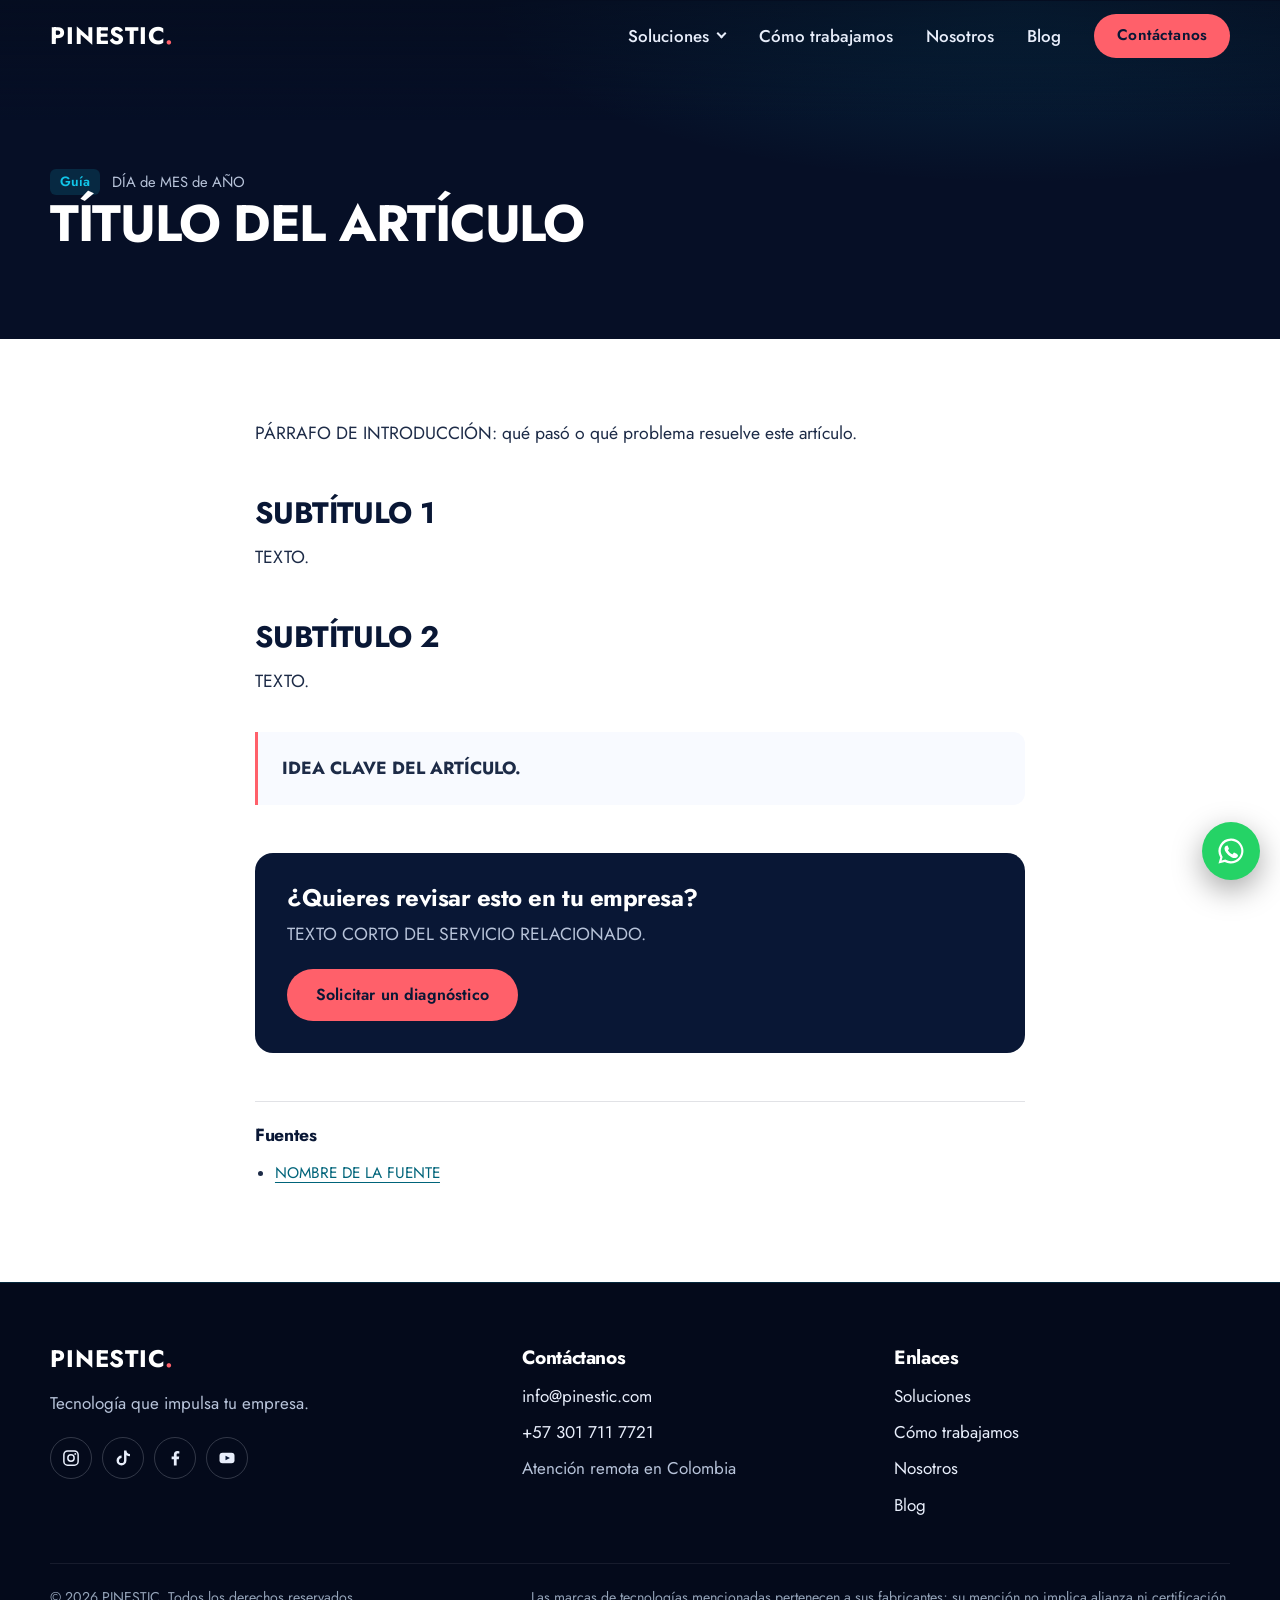
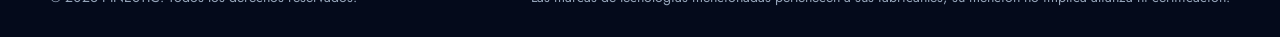
<file: plantillas/articulo.html>
<!DOCTYPE html>
<html lang="es-CO">
<!--
  PLANTILLA DE ARTÍCULO PINESTIC
  1. Crea una carpeta nueva dentro de /blog con el nombre del artículo en minúsculas y con guiones,
     por ejemplo: /blog/regla-3-2-1-backups/
  2. Copia este archivo dentro de esa carpeta y renómbralo a index.html
  3. Reemplaza todo lo que está EN MAYÚSCULAS (título, resumen, fecha, carpeta, texto).
  4. Agrega la tarjeta del artículo en /blog/index.html y en la sección Blog de /index.html.
  5. Agrega la dirección nueva en sitemap.xml.
  Etiquetas disponibles: <span class="tag tag-alert">Alerta</span> o <span class="tag">Guía</span>
-->
<head>
<meta charset="UTF-8">
<meta name="viewport" content="width=device-width, initial-scale=1, viewport-fit=cover">
<meta name="theme-color" content="#060f26">
<title>TÍTULO DEL ARTÍCULO | PINESTIC</title>
<meta name="description" content="RESUMEN DE 150 CARACTERES PARA GOOGLE">
<meta name="robots" content="index,follow,max-image-preview:large">
<link rel="canonical" href="https://www.pinestic.com/blog/NOMBRE-DE-LA-CARPETA/">
<link rel="icon" type="image/png" sizes="48x48" href="/favicon.png">
<link rel="apple-touch-icon" href="/favicon.png">
<meta property="og:type" content="article">
<meta property="og:locale" content="es_CO">
<meta property="og:site_name" content="PINESTIC">
<meta property="og:title" content="TÍTULO DEL ARTÍCULO | PINESTIC">
<meta property="og:description" content="RESUMEN DE 150 CARACTERES PARA GOOGLE">
<meta property="og:url" content="https://www.pinestic.com/blog/NOMBRE-DE-LA-CARPETA/">
<meta property="og:image" content="https://www.pinestic.com/og-image.png">
<meta name="twitter:card" content="summary_large_image">
<link rel="preconnect" href="https://fonts.googleapis.com">
<link rel="preconnect" href="https://fonts.gstatic.com" crossorigin>
<link href="https://fonts.googleapis.com/css2?family=Jost:wght@400;500;600;700&family=IBM+Plex+Mono:wght@400;500&display=swap" rel="stylesheet">
<script type="application/ld+json">
{"@context":"https://schema.org","@type":"BlogPosting","headline":"TÍTULO DEL ARTÍCULO","description":"RESUMEN","datePublished":"AAAA-MM-DD","dateModified":"AAAA-MM-DD","inLanguage":"es-CO","mainEntityOfPage":"https://www.pinestic.com/blog/NOMBRE-DE-LA-CARPETA/","image":"https://www.pinestic.com/og-image.png","author":{"@id":"https://www.pinestic.com/#organization","@type":"Organization","name":"PINESTIC"},"publisher":{"@id":"https://www.pinestic.com/#organization"}}
</script>
<link rel="stylesheet" href="/styles.css">
<script>document.documentElement.classList.add('js')</script>
<script src="/main.js" defer></script>
</head>
<body>
<svg width="0" height="0" style="position:absolute" aria-hidden="true" focusable="false">
<symbol id="i-ig" viewBox="0 0 24 24"><rect x="2.5" y="2.5" width="19" height="19" rx="5" fill="none" stroke="currentColor" stroke-width="2"/><circle cx="12" cy="12" r="4.2" fill="none" stroke="currentColor" stroke-width="2"/><circle cx="17.7" cy="6.5" r="1.3" fill="currentColor"/></symbol>
<symbol id="i-tt" viewBox="0 0 24 24"><path fill="currentColor" d="M16.6 2h-3.2v13.4a3.4 3.4 0 1 1-3.3-3.4V8.8a6.6 6.6 0 1 0 6.5 6.6V8.3a8 8 0 0 0 4.7 1.5V6.6A4.8 4.8 0 0 1 16.6 2Z"/></symbol>
<symbol id="i-fb" viewBox="0 0 24 24"><path fill="currentColor" d="M14.2 22v-8.5h2.9l.5-3.5h-3.4V7.8c0-1 .3-1.7 1.8-1.7h1.8V3a23 23 0 0 0-2.7-.2c-2.7 0-4.6 1.7-4.6 4.7V10H7.5v3.5h3V22Z"/></symbol>
<symbol id="i-yt" viewBox="0 0 24 24"><rect x="2" y="5" width="20" height="14" rx="4" fill="currentColor"/><path d="m10 9 6 3-6 3Z" fill="#091735"/></symbol>
<symbol id="i-in" viewBox="0 0 24 24"><path fill="currentColor" d="M4.5 3a2 2 0 1 0 0 4 2 2 0 0 0 0-4ZM3 9h3v12H3Zm5.5 0h3v1.6c.5-1 1.7-1.9 3.5-1.9 3.7 0 4.4 2.3 4.4 5.4V21h-3v-6.2c0-1.5 0-3.4-2.2-3.4s-2.7 1.7-2.7 3.3V21h-3Z"/></symbol>
<symbol id="i-wa" viewBox="0 0 24 24"><path fill="currentColor" d="M12 2a10 10 0 0 0-8.6 15.1L2 22l5-1.3A10 10 0 1 0 12 2Zm0 18.2a8.2 8.2 0 0 1-4.2-1.2l-.3-.2-3 .8.8-2.9-.2-.3A8.2 8.2 0 1 1 12 20.2Zm4.5-6.1c-.2-.1-1.5-.7-1.7-.8s-.4-.1-.6.1l-.8 1c-.1.2-.3.2-.5.1a6.7 6.7 0 0 1-3.3-2.9c-.2-.4.2-.4.7-1.3.1-.2 0-.3 0-.4l-.8-1.8c-.2-.5-.4-.4-.6-.4h-.5a1 1 0 0 0-.7.3 3 3 0 0 0-.9 2.2 5.2 5.2 0 0 0 1.1 2.7 11.8 11.8 0 0 0 4.5 4c1.7.7 2.3.8 3.2.6a2.7 2.7 0 0 0 1.8-1.2 2.2 2.2 0 0 0 .1-1.3c0-.1-.2-.2-.5-.3Z"/></symbol>
<!-- Íconos del diagrama de red -->
<symbol id="n-globe" viewBox="0 0 24 24"><g fill="none" stroke="currentColor" stroke-width="1.6"><circle cx="12" cy="12" r="9"/><ellipse cx="12" cy="12" rx="4" ry="9"/><path d="M3 12h18"/></g></symbol>
<symbol id="n-wall" viewBox="0 0 24 24"><g fill="none" stroke="currentColor" stroke-width="1.6"><rect x="3" y="4" width="18" height="16" rx="2"/><path d="M3 9.3h18M3 14.6h18M9 4v5.3M15 9.3v5.3M9 14.6V20"/></g></symbol>
<symbol id="n-lock" viewBox="0 0 24 24"><g fill="none" stroke="currentColor" stroke-width="1.6"><rect x="5" y="10" width="14" height="10" rx="2"/><path d="M8 10V7.5a4 4 0 0 1 8 0V10M12 14v2.5"/></g></symbol>
<symbol id="n-switch" viewBox="0 0 24 24"><g fill="none" stroke="currentColor" stroke-width="1.6"><rect x="2.5" y="8" width="19" height="8" rx="2"/><path d="M6 12h.01M9 12h.01M12 12h.01M15 12h.01M18 12h.01" stroke-linecap="round" stroke-width="2.2"/></g></symbol>
<symbol id="n-server" viewBox="0 0 24 24"><g fill="none" stroke="currentColor" stroke-width="1.6"><rect x="4" y="3.5" width="16" height="7" rx="1.6"/><rect x="4" y="13.5" width="16" height="7" rx="1.6"/><path d="M7.5 7h.01M7.5 17h.01M11 7h5.5M11 17h5.5" stroke-linecap="round"/></g></symbol>
<symbol id="n-cube" viewBox="0 0 24 24"><g fill="none" stroke="currentColor" stroke-width="1.6" stroke-linejoin="round"><path d="m12 2.5 8.5 4.7v9.6L12 21.5l-8.5-4.7V7.2Z"/><path d="m3.5 7.2 8.5 4.7 8.5-4.7M12 11.9v9.6"/></g></symbol>
<symbol id="n-db" viewBox="0 0 24 24"><g fill="none" stroke="currentColor" stroke-width="1.6"><ellipse cx="12" cy="5.5" rx="7.5" ry="2.8"/><path d="M4.5 5.5v13c0 1.5 3.4 2.8 7.5 2.8s7.5-1.3 7.5-2.8v-13M4.5 12c0 1.5 3.4 2.8 7.5 2.8s7.5-1.3 7.5-2.8"/></g></symbol>
<symbol id="n-pulse" viewBox="0 0 24 24"><g fill="none" stroke="currentColor" stroke-width="1.6" stroke-linejoin="round"><rect x="2.5" y="4" width="19" height="13" rx="2"/><path d="M6 11h2.5l1.5-3 2.5 6 1.5-3H18M9 20.5h6"/></g></symbol>
<symbol id="s-infra" viewBox="0 0 48 48"><g fill="none" stroke="currentColor" stroke-width="1.8" stroke-linecap="round" stroke-linejoin="round"><rect x="8" y="6" width="32" height="10" rx="2.5"/><rect x="8" y="19" width="32" height="10" rx="2.5"/><rect x="8" y="32" width="32" height="10" rx="2.5"/><path d="M13 11h.01M13 24h.01M13 37h.01M20 11h14M20 24h14M20 37h14"/></g></symbol>
<symbol id="s-monitor" viewBox="0 0 48 48"><g fill="none" stroke="currentColor" stroke-width="1.8" stroke-linecap="round" stroke-linejoin="round"><rect x="5" y="8" width="38" height="26" rx="3"/><path d="M11 24h6l3-7 5 12 3-7h9M17 41h14M24 34v7"/></g></symbol>
<symbol id="s-shield" viewBox="0 0 48 48"><g fill="none" stroke="currentColor" stroke-width="1.8" stroke-linecap="round" stroke-linejoin="round"><path d="M24 5 9 11v11c0 10 6.4 17.2 15 20 8.6-2.8 15-10 15-20V11Z"/><path d="m17 24 5 5 9-10"/></g></symbol>
<symbol id="s-backup" viewBox="0 0 48 48"><g fill="none" stroke="currentColor" stroke-width="1.8" stroke-linecap="round" stroke-linejoin="round"><ellipse cx="22" cy="11" rx="14" ry="5"/><path d="M8 11v24c0 2.8 6.3 5 14 5M36 11v9M8 23c0 2.8 6.3 5 14 5"/><path d="M33 27a8 8 0 1 0 7.6 10.5M41 29v5h-5"/></g></symbol>
<symbol id="s-consult" viewBox="0 0 48 48"><g fill="none" stroke="currentColor" stroke-width="1.8" stroke-linecap="round" stroke-linejoin="round"><circle cx="21" cy="21" r="13"/><path d="m31 31 10 10M15 24l4-6 4 5 4-7"/></g></symbol>
<symbol id="i-check" viewBox="0 0 24 24"><path d="m6 12.5 4 4 8-9" fill="none" stroke="currentColor" stroke-width="2.4" stroke-linecap="round" stroke-linejoin="round"/></symbol>
</svg>

<a class="skip-link" href="#contenido">Saltar al contenido</a>
<header class="site-header" data-header>
  <div class="container header-inner">
    <a class="brand" href="/" aria-label="PINESTIC, ir al inicio">PINESTIC<span class="brand-dot">.</span></a>
    <button class="nav-toggle" type="button" aria-expanded="false" aria-controls="menu" data-nav-toggle>
      <span class="nav-toggle-bars" aria-hidden="true"></span><span class="sr-only">Abrir menú</span>
    </button>
    <nav class="main-nav" id="menu" aria-label="Navegación principal" data-nav>
      <div class="nav-group" data-subnav>
        <button class="nav-sub-toggle" type="button" aria-expanded="false" aria-controls="sub-soluciones">Soluciones</button>
        <ul class="nav-sub" id="sub-soluciones">
          <li><a href="/soluciones/infraestructura/"><strong>Infraestructura TI</strong><span>Monitoreo, virtualización y servidores</span></a></li>
          <li><a href="/soluciones/ciberseguridad/"><strong>Ciberseguridad</strong><span>SIEM, hardening y evaluaciones</span></a></li>
          <li><a href="/soluciones/redes-y-continuidad/"><strong>Redes y continuidad</strong><span>Firewall y backups</span></a></li>
          <li class="nav-sub-label" aria-hidden="true">Plataformas</li>
          <li><a href="/plataformas/zabbix/"><strong>Conoce Zabbix</strong><span>Monitoreo de infraestructura</span></a></li>
          <li><a href="/plataformas/wazuh/"><strong>Conoce Wazuh</strong><span>SIEM y seguridad de servidores</span></a></li>
          <li class="nav-sub-all"><a href="/#servicios">Ver todas las soluciones</a></li>
        </ul>
      </div>
      <a href="/#metodologia">Cómo trabajamos</a>
      <a href="/#nosotros">Nosotros</a>
      <a href="/blog/">Blog</a>
      <a class="button button-small primary" href="/#contacto">Contáctanos</a>
    </nav>
  </div>
</header>

<main id="contenido">
  <section class="page-hero article-hero" aria-labelledby="post-title">
    <div class="container">
      <p class="post-meta"><span class="tag">Guía</span><time datetime="AAAA-MM-DD">DÍA de MES de AÑO</time></p>
      <h1 id="post-title">TÍTULO DEL ARTÍCULO</h1>
    </div>
  </section>
  <article class="article">
    <div class="container article-body">
      <p>PÁRRAFO DE INTRODUCCIÓN: qué pasó o qué problema resuelve este artículo.</p>
      <h2>SUBTÍTULO 1</h2>
      <p>TEXTO.</p>
      <h2>SUBTÍTULO 2</h2>
      <p>TEXTO.</p>
      <div class="callout"><p><strong>IDEA CLAVE DEL ARTÍCULO.</strong></p></div>
      <aside class="article-cta" aria-labelledby="cta-title">
        <h2 id="cta-title">¿Quieres revisar esto en tu empresa?</h2>
        <p>TEXTO CORTO DEL SERVICIO RELACIONADO.</p>
        <a class="button primary" href="mailto:info@pinestic.com?subject=Consulta%20desde%20el%20blog">Solicitar un diagnóstico</a>
      </aside>
      <section class="sources" aria-labelledby="fuentes-title">
        <h2 id="fuentes-title">Fuentes</h2>
        <ul><li><a href="https://ENLACE-DE-LA-FUENTE" target="_blank" rel="noopener noreferrer">NOMBRE DE LA FUENTE</a></li></ul>
      </section>
    </div>
  </article>
</main>

<footer class="site-footer">
  <div class="container footer-grid">
    <div class="footer-brand">
      <a class="brand" href="/">PINESTIC<span class="brand-dot">.</span></a>
      <p>Tecnología que impulsa tu empresa.</p>
      <nav class="social-links" aria-label="Redes sociales de PINESTIC">
        <a href="https://www.instagram.com/pines.tic/" target="_blank" rel="noopener noreferrer" aria-label="PINESTIC en Instagram"><svg class="social-icon" aria-hidden="true" focusable="false"><use href="#i-ig"/></svg></a>
        <a href="https://www.tiktok.com/@pines.tic" target="_blank" rel="noopener noreferrer" aria-label="PINESTIC en TikTok"><svg class="social-icon" aria-hidden="true" focusable="false"><use href="#i-tt"/></svg></a>
        <a href="https://www.facebook.com/profile.php?id=61591644321482" target="_blank" rel="noopener noreferrer" aria-label="PINESTIC en Facebook"><svg class="social-icon" aria-hidden="true" focusable="false"><use href="#i-fb"/></svg></a>
        <a href="https://www.youtube.com/channel/UCGhiNkfMXRxOqzxNWAKLv7A" target="_blank" rel="noopener noreferrer" aria-label="PINESTIC en YouTube"><svg class="social-icon" aria-hidden="true" focusable="false"><use href="#i-yt"/></svg></a>
      </nav>
    </div>
    <div>
      <h2 class="footer-h">Contáctanos</h2>
      <ul class="footer-list">
        <li><a href="mailto:info@pinestic.com">info@pinestic.com</a></li>
        <li><a href="tel:+573017117721">+57 301 711 7721</a></li>
        <li>Atención remota en Colombia</li>
      </ul>
    </div>
    <div>
      <h2 class="footer-h">Enlaces</h2>
      <ul class="footer-list">
        <li><a href="/#servicios">Soluciones</a></li>
        <li><a href="/#metodologia">Cómo trabajamos</a></li>
        <li><a href="/#nosotros">Nosotros</a></li>
        <li><a href="/blog/">Blog</a></li>
      </ul>
    </div>
  </div>
  <div class="container footer-base"><small>© <span data-year>2026</span> PINESTIC. Todos los derechos reservados.</small><small>Las marcas de tecnologías mencionadas pertenecen a sus fabricantes; su mención no implica alianza ni certificación.</small></div>
</footer>
<a class="wa-float" href="https://wa.me/573017117721?text=Hola%2C%20quiero%20informaci%C3%B3n%20sobre%20los%20servicios%20de%20PINESTIC" target="_blank" rel="noopener noreferrer" aria-label="Escribir a PINESTIC por WhatsApp"><svg aria-hidden="true"><use href="#i-wa"/></svg></a>

</body>
</html>
</file>
<file: styles.css>
/* PINESTIC v2.1, estilo oscuro tecnológico. Colores oficiales de la guía de marca. */
:root{
  --navy:#091735;            /* azul principal */
  --navy-deep:#060f26;       /* variante oscura del azul */
  --navy-card:#0b1d42;
  --line:rgba(17,197,233,.16);
  --cyan:#11c5e9;            /* cian tecnológico */
  --cyan-ink:#00647a;        /* cian oscuro para texto sobre fondo claro */
  --coral:#ff606a;           /* acento: botones, alertas y punto del logo */
  --gray:#94a3b8;            /* gris de soporte */
  --light:#f8faff;           /* fondo claro */
  --white:#ffffff;
  --ink:#091735;
  --ink-soft:rgba(9,23,53,.74);
  --on-dark:#e8eefb;
  --on-dark-soft:#b7c3d9;
  --ok:#5be3a0;
  --font:'Jost',system-ui,-apple-system,'Segoe UI',Arial,sans-serif;
  --mono:'IBM Plex Mono',ui-monospace,Consolas,monospace;
  --radius:18px;
  --header-h:72px;
  --ease:cubic-bezier(.22,.61,.36,1);
  color-scheme:dark;
  box-sizing:border-box;
  padding-top:env(safe-area-inset-top,0px);
  padding-bottom:env(safe-area-inset-bottom,0px);
  background:var(--navy-deep);
}
*,*::before,*::after{box-sizing:inherit}
html{scroll-behavior:smooth;scroll-padding-top:calc(var(--header-h) + 16px + env(safe-area-inset-top,0px))}
body{margin:0;font-family:var(--font);font-size:1.0625rem;line-height:1.65;color:var(--on-dark);background:var(--navy-deep);-webkit-font-smoothing:antialiased;text-rendering:optimizeLegibility}
img,svg{max-width:100%}
a{color:inherit}
h1,h2,h3,p{margin-top:0}
h1,h2,h3{line-height:1.12;font-weight:700;color:var(--white)}
h1{font-size:clamp(2.4rem,5.4vw,4.4rem);letter-spacing:-.025em;margin-bottom:22px}
h2{font-size:clamp(1.9rem,3.4vw,2.8rem);letter-spacing:-.02em;margin-bottom:16px}
h3{font-size:1.25rem;font-weight:600;margin-bottom:8px}
.container{width:min(1180px,calc(100% - 40px));margin-inline:auto}
.narrow{max-width:820px}
.section{padding:clamp(76px,9vw,120px) 0;position:relative}
.section-alt{background:linear-gradient(180deg,var(--navy-deep),var(--navy) 18%,var(--navy) 82%,var(--navy-deep))}
.sr-only{position:absolute;width:1px;height:1px;padding:0;margin:-1px;overflow:hidden;clip:rect(0,0,0,0);white-space:nowrap;border:0}
.skip-link{position:absolute;top:-100px;left:16px;z-index:1000;background:var(--white);color:var(--navy);padding:12px 16px;border-radius:8px;font-weight:600}
.skip-link:focus{top:12px}
:focus-visible{outline:3px solid var(--cyan);outline-offset:3px;border-radius:6px}

/* Logo: el punto coral va pegado a la última letra */
.brand{display:inline-block;text-decoration:none;font-weight:700;font-size:1.5rem;letter-spacing:.035em;color:var(--white);line-height:1}
.brand-dot{color:var(--coral);margin-left:-.035em}

/* Etiquetas tipo píldora */
.pill{display:inline-block;margin:0 0 20px;padding:6px 20px;border-radius:999px;border:1px solid rgba(17,197,233,.32);background:rgba(17,197,233,.1);color:var(--cyan);font-weight:500;font-size:.98rem;letter-spacing:.03em;line-height:1.4}
.pill-small{font-size:.9rem;padding:5px 16px}
.pill-coral{border-color:rgba(255,96,106,.4);background:rgba(255,96,106,.12);color:#ff8a92}

/* Botones */
.button{display:inline-flex;align-items:center;justify-content:center;gap:10px;min-height:50px;padding:12px 28px;border-radius:999px;border:1px solid transparent;text-decoration:none;font-weight:500;font-size:1rem;letter-spacing:.01em;transition:transform .2s var(--ease),background-color .2s,border-color .2s,color .2s,box-shadow .25s}
.button:hover{transform:translateY(-2px)}
.button.primary{background:var(--coral);color:var(--navy);font-weight:600;box-shadow:0 0 0 0 rgba(255,96,106,0)}
.button.primary:hover{box-shadow:0 10px 34px rgba(255,96,106,.38)}
.button.outline{border-color:rgba(232,238,251,.55);color:var(--white)}
.button.outline:hover{border-color:var(--cyan);color:var(--cyan);box-shadow:0 0 24px rgba(17,197,233,.2)}
.button-small{min-height:42px;padding:8px 22px;font-size:.96rem}
.btn-icon{width:20px;height:20px;flex:none}

/* Encabezado */
.site-header{position:sticky;top:0;z-index:100;background:rgba(6,15,38,.55);backdrop-filter:blur(16px);-webkit-backdrop-filter:blur(16px);border-bottom:1px solid transparent;transition:background-color .3s,border-color .3s}
.site-header.is-scrolled{background:rgba(9,23,53,.94);border-bottom-color:var(--line)}
body::before{content:"";position:fixed;inset:0 0 auto;height:env(safe-area-inset-top,0px);z-index:101;background:rgba(9,23,53,.94)}
.header-inner{display:flex;align-items:center;justify-content:space-between;gap:24px;min-height:var(--header-h)}
.main-nav{display:flex;align-items:center;gap:clamp(16px,2.6vw,36px)}
.main-nav a:not(.button){text-decoration:none;font-weight:500;color:var(--on-dark);transition:color .2s}
.main-nav a:not(.button):hover{color:var(--cyan)}
.nav-toggle{display:none;width:44px;height:44px;border:1px solid rgba(232,238,251,.3);border-radius:12px;background:transparent;color:var(--white);cursor:pointer;place-items:center}
.nav-toggle-bars,.nav-toggle-bars::before,.nav-toggle-bars::after{display:block;width:20px;height:2px;background:currentColor;border-radius:2px;transition:transform .25s var(--ease)}
.nav-toggle-bars{position:relative}
.nav-toggle-bars::before,.nav-toggle-bars::after{content:"";position:absolute;left:0}
.nav-toggle-bars::before{top:-6px}.nav-toggle-bars::after{top:6px}
.nav-toggle[aria-expanded="true"] .nav-toggle-bars{background:transparent}
.nav-toggle[aria-expanded="true"] .nav-toggle-bars::before{transform:translateY(6px) rotate(45deg)}
.nav-toggle[aria-expanded="true"] .nav-toggle-bars::after{transform:translateY(-6px) rotate(-45deg)}

/* Inicio con haces de luz animados */
.hero{position:relative;overflow:hidden;margin-top:calc(-1 * var(--header-h));padding:calc(var(--header-h) + clamp(70px,11vh,130px)) 0 40px;min-height:min(100svh,980px);display:flex;flex-direction:column;justify-content:space-between;background:radial-gradient(ellipse 80% 60% at 50% 35%,#0d2552 0%,var(--navy-deep) 70%)}
.hero-canvas{position:absolute;inset:0;width:100%;height:100%;display:block}
.hero-shade{position:absolute;inset:0;pointer-events:none;background:radial-gradient(ellipse 46% 38% at 50% 42%,rgba(6,15,38,.72),transparent 75%),linear-gradient(180deg,transparent 60%,var(--navy-deep))}
.hero-inner{position:relative;text-align:center;display:flex;flex-direction:column;align-items:center}
.hero h1{max-width:20ch;text-shadow:0 4px 40px rgba(6,15,38,.8)}
.lead{font-size:clamp(1.1rem,1.5vw,1.25rem);color:var(--on-dark);max-width:52ch;margin-bottom:0}
.actions{display:flex;flex-wrap:wrap;gap:14px;margin-top:34px}
.hero-inner .actions{justify-content:center}
.hero-inner>*{animation:rise .9s var(--ease) both}
.hero-inner>*:nth-child(2){animation-delay:.1s}
.hero-inner>*:nth-child(3){animation-delay:.2s}
.hero-inner>*:nth-child(4){animation-delay:.3s}
@keyframes rise{from{opacity:0;transform:translateY(18px)}to{opacity:1;transform:none}}

/* Cinta de logos de tecnologías */
.tech-strip{position:relative;text-align:center;margin-top:clamp(56px,9vh,100px);animation:rise 1s .45s var(--ease) both}
.logo-marquee{display:flex;overflow:hidden;margin-top:8px;-webkit-mask-image:linear-gradient(90deg,transparent,#000 12%,#000 88%,transparent);mask-image:linear-gradient(90deg,transparent,#000 12%,#000 88%,transparent)}
.logo-track{display:flex;align-items:center;flex:none;margin:0;padding:0;list-style:none}

@keyframes marquee{to{transform:translateX(-100%)}}
.logo{flex:none;display:flex;align-items:center;justify-content:center;height:84px;padding:0 clamp(26px,3.4vw,44px)}
.logo img{display:none;height:36px;width:auto;opacity:.6;transition:opacity .3s,filter .3s}
.logo:hover img{opacity:1;filter:drop-shadow(0 0 10px rgba(17,197,233,.55))}
.logo span{display:block;font-size:1.3rem;font-weight:600;letter-spacing:.01em;color:var(--on-dark);opacity:.62;white-space:nowrap;transition:opacity .3s,color .3s}
.logo:hover span{opacity:1;color:var(--cyan)}
.logo.has-file span{display:none}
.logo.has-file img{display:block}

/* Títulos de sección centrados */
.section-title{text-align:center;max-width:720px;margin:0 auto clamp(40px,6vw,64px)}
.section-title p:last-child{color:var(--on-dark-soft);margin:0}

/* Tarjetas con brillo que sigue al cursor */
.glow-card{--mx:50%;--my:0%;position:relative;isolation:isolate;overflow:hidden;border-radius:var(--radius);border:1px solid var(--line);background:linear-gradient(180deg,rgba(17,197,233,.06),rgba(9,23,53,.35));transition:border-color .35s,transform .35s var(--ease)}
.glow-card::before{content:"";position:absolute;inset:0;z-index:-1;background:radial-gradient(520px circle at var(--mx) var(--my),rgba(17,197,233,.16),transparent 55%);opacity:0;transition:opacity .4s}
.glow-card:hover{border-color:rgba(17,197,233,.42)}
.glow-card:hover::before{opacity:1}
.card-grid{display:grid;grid-template-columns:repeat(3,minmax(0,1fr));gap:22px}
.service-card,.cta-card{display:flex;flex-direction:column;padding:clamp(26px,3vw,36px)}
.card-icon{width:52px;height:52px;color:var(--cyan);margin-bottom:22px;filter:drop-shadow(0 0 10px rgba(17,197,233,.35))}
.service-card>p{color:var(--on-dark-soft)}
.card-list{list-style:none;margin:4px 0 26px;padding:18px 0 0;border-top:1px solid rgba(17,197,233,.32);display:grid;gap:8px;font-size:.97rem;color:var(--on-dark)}
.card-list li{position:relative;padding-left:18px}
.card-list li::before{content:"";position:absolute;left:0;top:.62em;width:6px;height:6px;border-radius:50%;background:var(--cyan)}
.service-card .button,.cta-card .button{margin-top:auto;align-self:flex-start}
.cta-card{border-color:rgba(255,96,106,.3);background:radial-gradient(120% 90% at 100% 0%,rgba(255,96,106,.16),transparent 60%),linear-gradient(180deg,rgba(17,197,233,.05),rgba(9,23,53,.4))}
.cta-card .pill{align-self:flex-start}
.cta-card>p:not(.pill){color:var(--on-dark-soft);margin-bottom:26px}

/* Bloques de dos columnas */
.split{display:grid;grid-template-columns:minmax(0,1fr) minmax(0,1.05fr);gap:clamp(36px,6vw,80px);align-items:center}
.split-lead{font-size:1.15rem;color:var(--on-dark-soft);max-width:52ch}
.check-list{list-style:none;margin:28px 0 0;padding:0;display:grid;gap:22px}
.check-list li{display:grid;grid-template-columns:34px 1fr;gap:16px;align-items:start}
.check-list svg{width:34px;height:34px;padding:7px;border-radius:50%;background:rgba(17,197,233,.14);color:var(--cyan)}
.check-list h3{font-size:1.15rem;margin:4px 0 4px}
.check-list p{margin:0;color:var(--on-dark-soft)}
.split .actions{margin-top:36px}
/* Cifras en panel con borde luminoso */
.stats-wrap{padding:clamp(20px,4vw,40px) 0}
.stats{position:relative;margin:0;display:grid;grid-template-columns:repeat(4,1fr);gap:24px;padding:clamp(36px,5vw,60px) clamp(20px,4vw,48px);border-radius:28px;border:1px solid rgba(17,197,233,.4);background:radial-gradient(70% 120% at 100% 100%,rgba(17,197,233,.28),transparent 60%),radial-gradient(60% 100% at 0% 0%,rgba(17,197,233,.12),transparent 60%),var(--navy-deep);box-shadow:0 30px 90px rgba(2,8,28,.5),inset 0 1px 0 rgba(255,255,255,.05);text-align:center}
.stats div{display:flex;flex-direction:column;align-items:center}
.stats dd{margin:0 0 10px;font-size:clamp(2.6rem,5vw,3.8rem);font-weight:600;line-height:1;color:var(--white);font-variant-numeric:tabular-nums}
.stats dt{color:var(--on-dark-soft);max-width:22ch;font-size:1rem}

/* Proceso */
.timeline{--progress:0;position:relative;list-style:none;margin:0;padding:0;display:grid;grid-template-columns:repeat(4,1fr);gap:28px}
.timeline::before,.timeline::after{content:"";position:absolute;top:23px;left:24px;right:calc((100% - 84px) / 4 - 24px);height:2px;border-radius:2px}
.timeline::before{background:rgba(17,197,233,.18)}
.timeline::after{background:linear-gradient(90deg,var(--cyan),var(--coral));transform-origin:left;transform:scaleX(var(--progress));transition:transform 1.4s var(--ease)}
.timeline li{position:relative;z-index:1}
.step-n{display:grid;place-items:center;width:48px;height:48px;margin-bottom:24px;border-radius:50%;background:var(--navy-deep);border:2px solid rgba(17,197,233,.4);font-family:var(--mono);font-weight:500;color:var(--cyan);transition:border-color .4s,box-shadow .4s}
.timeline.is-visible .step-n{border-color:var(--cyan);box-shadow:0 0 22px rgba(17,197,233,.35)}
.timeline li:nth-child(2) .step-n{transition-delay:.35s}
.timeline li:nth-child(3) .step-n{transition-delay:.7s}
.timeline li:nth-child(4) .step-n{transition-delay:1.05s}
.timeline p{color:var(--on-dark-soft);margin:0}

/* Informe de ejemplo */
.report{margin:0}
.report-card{padding:clamp(24px,3vw,34px);background:linear-gradient(180deg,rgba(17,197,233,.08),rgba(6,15,38,.75));box-shadow:0 30px 80px rgba(2,8,28,.5)}
.report-head{display:flex;justify-content:space-between;align-items:center;font-family:var(--mono);font-size:.82rem;color:var(--gray);padding-bottom:16px;border-bottom:1px solid var(--line);margin-bottom:20px}
.report-tag{padding:2px 10px;border-radius:999px;border:1px solid rgba(148,163,184,.4)}
.report-title{font-size:1.3rem;font-weight:600;color:var(--white);margin-bottom:16px}
.findings{list-style:none;margin:0;padding:0;display:grid;gap:10px}
.findings li{display:flex;align-items:center;gap:14px;padding:12px 14px;border-radius:12px;background:rgba(9,23,53,.7);border:1px solid rgba(17,197,233,.1);font-size:.98rem}
.sev{flex:none;width:64px;text-align:center;font-weight:600;font-size:.8rem;padding:3px 0;border-radius:6px}
.sev-high{background:rgba(255,96,106,.18);color:#ff8a92}
.sev-mid{background:rgba(17,197,233,.16);color:var(--cyan)}
.sev-low{background:rgba(148,163,184,.16);color:#cbd5e1}
.report-bar{display:flex;gap:4px;height:8px;margin:22px 0 12px}
.report-bar i{display:block;width:var(--w);border-radius:4px;transform-origin:left;transform:scaleX(0);transition:transform 1s var(--ease)}
.report-bar i:nth-child(1){background:var(--coral)}
.report-bar i:nth-child(2){background:var(--cyan);transition-delay:.2s}
.report-bar i:nth-child(3){background:var(--gray);transition-delay:.4s}
.report.is-visible .report-bar i{transform:scaleX(1)}
.report-foot{margin:0;font-family:var(--mono);font-size:.85rem;color:var(--on-dark-soft)}
.report figcaption,.topology figcaption{margin-top:14px;font-size:.88rem;color:var(--gray);text-align:center}

/* Blog */
.post-feature{display:grid;grid-template-columns:minmax(0,.8fr) minmax(0,1.2fr);max-width:1000px;margin:0 auto}
.post-art{display:grid;place-items:center;min-height:240px;background:radial-gradient(circle at 50% 50%,rgba(255,96,106,.25),transparent 55%),linear-gradient(135deg,#0d2552,var(--navy-deep));border-right:1px solid var(--line)}
.post-art svg{width:96px;height:96px;color:var(--coral);filter:drop-shadow(0 0 22px rgba(255,96,106,.55))}
.post-body{padding:clamp(26px,3.5vw,40px)}
.post-body h3{font-size:clamp(1.3rem,2.1vw,1.6rem);line-height:1.25}
.post-body h3 a{text-decoration:none}
.post-body h3 a:hover{color:var(--cyan)}
.post-body>p:not(.post-meta){color:var(--on-dark-soft);margin-bottom:24px}
.post-meta{display:flex;align-items:center;gap:12px;margin-bottom:14px;font-size:.92rem;color:var(--on-dark-soft)}
.tag{display:inline-block;padding:2px 10px;border-radius:6px;font-weight:600;font-size:.84rem;background:rgba(17,197,233,.14);color:var(--cyan)}
.tag-alert{background:rgba(255,96,106,.16);color:#ff8a92}
.center-link{text-align:center;margin:32px 0 0}
.text-link{font-weight:600;color:var(--cyan);text-underline-offset:5px}
.text-link:hover{color:var(--white)}

/* Preguntas */
details{border-bottom:1px solid var(--line)}
details:first-of-type{border-top:1px solid var(--line)}
summary{list-style:none;cursor:pointer;display:flex;justify-content:space-between;gap:20px;padding:22px 4px;font-weight:600;font-size:1.1rem;color:var(--white)}
summary::-webkit-details-marker{display:none}
summary::after{content:"";flex:none;width:11px;height:11px;margin-top:7px;border-right:2px solid var(--cyan);border-bottom:2px solid var(--cyan);transform:rotate(45deg);transition:transform .25s var(--ease)}
details[open] summary::after{transform:rotate(225deg)}
details p{margin:0 4px 22px;color:var(--on-dark-soft);max-width:65ch}

/* Contacto */
.contact-panel{display:grid;grid-template-columns:minmax(0,1.2fr) minmax(0,.8fr);gap:32px 64px;align-items:center;padding:clamp(36px,5vw,64px);border-radius:28px;border:1px solid rgba(17,197,233,.35);background:radial-gradient(80% 140% at 100% 50%,rgba(17,197,233,.2),transparent 60%),radial-gradient(50% 90% at 0% 100%,rgba(255,96,106,.12),transparent 60%),var(--navy)}
.contact-panel p:not(.pill){color:var(--on-dark-soft);max-width:46ch;margin:0}
.contact-channels{display:flex;flex-direction:column;gap:12px}
.contact-channels .button{width:100%}
.contact-note{margin:6px 0 0!important;font-size:.88rem;color:var(--gray)!important}

/* Pie de página */
.site-footer{background:#040a1b;color:var(--on-dark-soft);padding:64px 0 28px;border-top:1px solid var(--line)}
.footer-grid{display:grid;grid-template-columns:1.3fr 1fr 1fr;gap:36px}
.footer-brand p{margin:14px 0 20px}
.footer-h{font-size:1.2rem;margin-bottom:14px}
.footer-list{list-style:none;margin:0;padding:0;display:grid;gap:8px}
.footer-list a{text-decoration:none;color:var(--on-dark)}
.footer-list a:hover{color:var(--cyan)}
.social-links{display:flex;gap:10px}
.social-links a{display:inline-grid;place-items:center;width:42px;height:42px;border:1px solid rgba(232,238,251,.2);border-radius:50%;color:var(--on-dark);transition:color .2s,border-color .2s,background-color .2s}
.social-links a:hover{color:var(--cyan);border-color:var(--cyan);background:rgba(17,197,233,.08)}
.social-icon{width:18px;height:18px}
.footer-base{display:flex;flex-wrap:wrap;justify-content:space-between;gap:10px 32px;margin-top:44px;padding-top:22px;border-top:1px solid rgba(232,238,251,.08);color:var(--gray)}

/* Botón flotante de WhatsApp */
.wa-float{position:fixed;right:20px;bottom:calc(20px + env(safe-area-inset-bottom,0px));z-index:90;display:grid;place-items:center;width:58px;height:58px;border-radius:50%;background:#25d366;color:#fff;box-shadow:0 10px 30px rgba(0,0,0,.35);transition:transform .2s var(--ease)}
.wa-float:hover{transform:scale(1.08)}
.wa-float svg{width:30px;height:30px}

/* Aparición al desplazarse */
.js [data-reveal]{opacity:0;transform:translateY(22px);transition:opacity .8s var(--ease),transform .8s var(--ease)}
.js [data-reveal].is-visible{opacity:1;transform:none}
.js .card-grid>.glow-card{opacity:0;transform:translateY(26px);transition:opacity .7s var(--ease),transform .7s var(--ease),border-color .35s}
.js .card-grid>.glow-card.is-visible{opacity:1;transform:none}
.js .card-grid>.glow-card:nth-child(3n+2){transition-delay:.08s,.08s,0s}
.js .card-grid>.glow-card:nth-child(3n){transition-delay:.16s,.16s,0s}
/* Diagrama de red animado */
.topology{margin:0;animation:rise .9s .2s var(--ease) both}
.topology-frame{position:relative;border:1px solid rgba(17,197,233,.28);border-radius:18px;background:linear-gradient(180deg,rgba(6,15,38,.85),rgba(6,15,38,.6));box-shadow:0 30px 80px rgba(2,8,28,.55),inset 0 1px 0 rgba(255,255,255,.04);overflow:hidden}
.topology-bar{display:flex;align-items:center;gap:6px;padding:12px 16px;border-bottom:1px solid var(--navy-line);font-family:var(--mono);font-size:.75rem;color:var(--gray)}
.topology-bar i{width:9px;height:9px;border-radius:50%;background:#253556}
.topology-bar i:first-child{background:var(--coral)}
.topology-bar span{margin-left:8px}
.topology-svg{display:block;width:100%;height:auto;padding:10px 14px 0;overflow:visible}
.links path{fill:none;stroke:rgba(17,197,233,.32);stroke-width:1.5}
.links path.tunnel{stroke-dasharray:5 6;animation:dash 1.6s linear infinite}
@keyframes dash{to{stroke-dashoffset:-22}}
.links path.is-hot{stroke:rgba(255,96,106,.65)}
.packets circle{fill:var(--cyan);filter:drop-shadow(0 0 4px rgba(17,197,233,.9))}
.packets circle.alert{fill:var(--coral);filter:drop-shadow(0 0 5px rgba(255,96,106,.9))}
.node{cursor:pointer;outline:none}
.node rect{fill:#0b1d42;stroke:rgba(17,197,233,.55);stroke-width:1.3;transition:fill .3s,stroke .3s}
.node use{color:var(--cyan);transition:color .3s}
.node text{fill:var(--on-dark-soft);font-family:var(--mono);font-size:12.5px;text-anchor:middle;transition:fill .3s}
.node:hover rect,.node:focus-visible rect{fill:#12305f;stroke:var(--cyan)}
.node:hover text,.node:focus-visible text{fill:var(--white)}
.node:focus-visible rect{stroke-width:2.5}
.node.is-alert rect{stroke:var(--coral);fill:#3a1630;animation:alarm 1s ease-in-out infinite}
.node.is-alert use{color:var(--coral)}
.node.is-alert text{fill:#ffc2c6}
.node.is-ok rect{stroke:var(--ok)}
.node.is-ok use{color:var(--ok)}
@keyframes alarm{50%{stroke-opacity:.35}}
.node.is-ping rect{animation:ping .6s var(--ease)}
@keyframes ping{40%{stroke:var(--white);fill:#14366b}}
.topology-log{list-style:none;margin:0;padding:12px 16px 14px;border-top:1px solid var(--navy-line);font-family:var(--mono);font-size:.78rem;line-height:1.5;color:var(--on-dark-soft);min-height:4.4em;display:flex;flex-direction:column;justify-content:flex-end}
.topology-log li{display:flex;gap:10px;white-space:nowrap;overflow:hidden;text-overflow:ellipsis;animation:logIn .4s var(--ease) both}
.topology-log time{color:var(--gray)}
.topology-log b{font-weight:500;min-width:3.6em}
.topology-log b.ok{color:var(--ok)}
.topology-log b.alert{color:var(--coral)}
@keyframes logIn{from{opacity:0;transform:translateY(6px)}to{opacity:1;transform:none}}
.topology figcaption{margin-top:12px;font-size:.88rem;color:var(--gray)}

/* ===== Blog: listado y artículos ===== */
.page-hero{background:var(--navy);color:var(--white);padding:clamp(56px,8vw,96px) 0 clamp(40px,6vw,64px)}
.page-hero p{color:var(--on-dark-soft);max-width:60ch;margin:0}
.breadcrumb{font-size:.92rem;color:var(--on-dark-soft);margin-bottom:18px}
.breadcrumb a{color:var(--cyan);text-underline-offset:4px}
.article-hero h1{font-size:clamp(2rem,4.2vw,3.2rem);max-width:24ch}
.article-hero .post-meta{color:var(--on-dark-soft)}
.article-hero .tag-alert{background:rgba(255,96,106,.18);color:#ffb3b8}
.article{padding:clamp(48px,7vw,80px) 0}
.article-body{max-width:70ch;margin-inline:auto;font-size:1.1rem}
.article-body h2{font-size:clamp(1.45rem,2.4vw,1.85rem);margin:48px 0 14px}
.article-body p,.article-body li{color:#1d2b47}
.article-body ul,.article-body ol{padding-left:1.3em}
.article-body li{margin-bottom:8px}
.article-body a{color:var(--cyan-ink);text-underline-offset:4px}
.callout{margin:36px 0;padding:22px 24px;border-left:3px solid var(--coral);background:var(--light);border-radius:0 12px 12px 0}
.callout p:last-child{margin:0}
.checklist{list-style:none;padding:0!important}
.checklist li{position:relative;padding-left:34px}
.checklist li::before{content:"";position:absolute;left:0;top:.3em;width:18px;height:18px;border:2px solid var(--cyan-ink);border-radius:5px}
.sources{margin-top:48px;padding-top:24px;border-top:1px solid rgba(9,23,53,.12);font-size:.96rem}
.sources h2{font-size:1.1rem;margin:0 0 10px}
.article-cta{margin-top:48px;padding:32px;border-radius:var(--radius);background:var(--navy);color:var(--white)}
.article-cta h2{margin:0 0 8px;font-size:1.5rem}
.article-cta p{color:var(--on-dark-soft)!important;margin-bottom:20px}

/* Artículos: lectura sobre fondo claro */
.article{background:var(--white);color:var(--ink)}
.article-body h2{color:var(--ink)}
.article-body .post-meta{color:var(--ink-soft)}
.article-cta h2{color:var(--white)}
.blog-list{display:grid;gap:22px}
.blog-list .post-feature{max-width:none}


/* Soluciones guiadas por tecnología */
.card-top{display:flex;align-items:center;gap:14px;margin-bottom:20px}
.card-top .card-icon{margin:0;width:46px;height:46px}
.card-cat{margin:0;font-family:var(--mono);font-size:.82rem;color:var(--cyan);letter-spacing:.04em}
.chips{list-style:none;display:flex;flex-wrap:wrap;gap:8px;margin:0 0 18px;padding:0}
.chips li{padding:3px 12px;border-radius:999px;border:1px solid rgba(232,238,251,.18);background:rgba(232,238,251,.05);font-size:.86rem;color:var(--on-dark)}

/* Modalidades */
.mode-grid{display:grid;grid-template-columns:1.3fr 1fr 1fr 1fr;gap:20px}
.mode-card{display:flex;flex-direction:column;padding:clamp(24px,2.6vw,32px)}
.mode-card .card-icon{width:44px;height:44px;margin-bottom:18px}
.mode-card p{color:var(--on-dark-soft);margin:0}
.mode-featured{border-color:rgba(255,96,106,.32);background:radial-gradient(120% 90% at 100% 0%,rgba(255,96,106,.16),transparent 60%),linear-gradient(180deg,rgba(17,197,233,.05),rgba(9,23,53,.4))}
.mode-featured .card-icon{color:var(--coral);filter:drop-shadow(0 0 10px rgba(255,96,106,.4))}
.mode-featured p{margin-bottom:22px}
.mode-featured .button{margin-top:auto;align-self:flex-start}

/* Pila de herramientas open source */
.stack{margin:0}
.stack-layers{list-style:none;margin:0;padding:0;display:grid;gap:12px;perspective:900px}
.stack-layers li{display:flex;justify-content:space-between;align-items:center;gap:16px;padding:20px 24px;border-radius:14px;border:1px solid rgba(17,197,233,.28);background:linear-gradient(90deg,rgba(17,197,233,.14),rgba(9,23,53,.6));box-shadow:0 12px 30px rgba(2,8,28,.4)}
.stack-layers li:nth-child(2){margin-inline:14px}
.stack-layers li:nth-child(3){margin-inline:28px}
.stack-layers li:nth-child(4){margin-inline:14px}
.layer-name{font-weight:600;color:var(--white);font-size:1.08rem}
.layer-tools{font-family:var(--mono);font-size:.88rem;color:var(--cyan);text-align:right}
.js .stack-layers li:nth-child(2){transition-delay:.08s}
.js .stack-layers li:nth-child(3){transition-delay:.16s}
.js .stack-layers li:nth-child(4){transition-delay:.24s}
.js .stack-layers li:nth-child(5){transition-delay:.32s}
.stack figcaption{margin-top:14px;font-size:.88rem;color:var(--gray);text-align:center}
@media (max-width:1000px){.mode-grid{grid-template-columns:1fr 1fr}}
@media (max-width:560px){.mode-grid{grid-template-columns:1fr}.stack-layers li{margin-inline:0!important;padding:16px 18px}.layer-tools{font-size:.8rem}}


/* ===== Recorrido 3D por el datacenter ===== */
.tour{position:relative;height:calc(var(--stops) * 70svh + 30svh);margin-top:calc(-1 * var(--header-h));background:#03060f}
.tour-sticky{position:sticky;top:0;height:100svh;overflow:hidden}
.tour-canvas{position:absolute;inset:0;width:100%;height:100%;display:block}
.tour-vignette{position:absolute;inset:0;pointer-events:none;background:radial-gradient(ellipse 75% 70% at 50% 50%,transparent 45%,rgba(3,6,15,.75) 100%),linear-gradient(180deg,rgba(3,6,15,.55),transparent 22%,transparent 78%,rgba(3,6,15,.7))}
.tour-intro{position:absolute;inset:0;display:flex;flex-direction:column;align-items:center;justify-content:center;text-align:center;padding:calc(var(--header-h) + 20px) 20px 90px;background:radial-gradient(ellipse 55% 45% at 50% 50%,rgba(3,6,15,.72),transparent 80%);transition:opacity .6s var(--ease),transform .6s var(--ease)}
.tour-intro h1{max-width:20ch;text-shadow:0 4px 40px rgba(3,6,15,.9)}
.tour-intro .actions{justify-content:center}
.tour-intro.is-hidden{opacity:0;transform:translateY(-30px) scale(.98);pointer-events:none}
.tour-hint{position:absolute;left:50%;bottom:34px;transform:translateX(-50%);display:flex;flex-direction:column;align-items:center;gap:10px;margin:0;font-size:.9rem;color:var(--on-dark-soft);transition:opacity .4s}
.tour-hint.is-hidden{opacity:0}
.mouse{width:24px;height:38px;border:2px solid rgba(232,238,251,.6);border-radius:14px;position:relative}
.mouse::after{content:"";position:absolute;left:50%;top:7px;width:4px;height:8px;margin-left:-2px;border-radius:2px;background:var(--cyan);animation:wheel 1.6s ease-in-out infinite}
@keyframes wheel{0%{opacity:0;transform:translateY(-3px)}40%{opacity:1}100%{opacity:0;transform:translateY(10px)}}

.station{position:absolute;right:clamp(20px,5vw,72px);top:50%;width:min(400px,calc(100% - 40px));padding:28px 30px;border-radius:20px;border:1px solid rgba(17,197,233,.4);background:linear-gradient(160deg,rgba(9,23,53,.82),rgba(3,6,15,.72));backdrop-filter:blur(12px);-webkit-backdrop-filter:blur(12px);box-shadow:0 30px 80px rgba(0,0,0,.55),0 0 40px rgba(17,197,233,.12);opacity:0;transform:translate(40px,-50%);pointer-events:none;transition:opacity .55s var(--ease),transform .55s var(--ease)}
.station.is-active{opacity:1;transform:translate(0,-50%);pointer-events:auto}
.station-coral{border-color:rgba(255,96,106,.5);box-shadow:0 30px 80px rgba(0,0,0,.55),0 0 40px rgba(255,96,106,.15)}
.station-n{margin:0 0 10px;font-family:var(--mono);font-size:.85rem;color:var(--cyan)}
.station-coral .station-n{color:#ff8a92}
.station h2{font-size:clamp(1.8rem,3vw,2.4rem);margin-bottom:12px}
.station p:not(.station-n){color:var(--on-dark);margin-bottom:18px}
.station .chips{margin-bottom:20px}
.station-link{font-weight:600;color:var(--cyan);text-underline-offset:5px}
.station-coral .station-link{color:#ff8a92}

.tour-outro{position:absolute;inset:0;display:flex;flex-direction:column;align-items:center;justify-content:center;gap:24px;text-align:center;padding:20px;background:radial-gradient(ellipse 50% 40% at 50% 50%,rgba(3,6,15,.75),transparent 80%);opacity:0;transform:translateY(30px);pointer-events:none;transition:opacity .6s var(--ease),transform .6s var(--ease)}
.tour-outro h2{max-width:18ch;margin:0}
.tour-outro.is-visible{opacity:1;transform:none;pointer-events:auto}
.tour-hud{position:absolute;left:clamp(20px,5vw,72px);bottom:32px;display:flex;align-items:center;gap:16px;font-family:var(--mono);font-size:.95rem;color:var(--white)}
.tour-track{display:block;width:clamp(120px,22vw,260px);height:2px;background:rgba(232,238,251,.2);border-radius:2px;overflow:hidden}
.tour-track i{display:block;height:100%;background:linear-gradient(90deg,var(--cyan),var(--coral));transform-origin:left;transform:scaleX(0)}
.tour:not(.tour-3d) .tour-hud,.tour:not(.tour-3d) .tour-hint{display:none}

/* Sin 3D: los servicios se muestran como tarjetas */
.tour-static{height:auto;margin-top:calc(-1 * var(--header-h))}
.tour-static .tour-sticky{position:static;height:auto;overflow:visible;padding:calc(var(--header-h) + 60px) 0 60px;background:radial-gradient(ellipse 80% 50% at 50% 0%,#0d2552,var(--navy-deep) 70%)}
.tour-static .tour-canvas,.tour-static .tour-vignette,.tour-static .tour-outro{display:none}
.tour-static .tour-intro{position:static;padding:20px 20px 48px;background:none}
.tour-static .tour-stations{display:grid;grid-template-columns:repeat(auto-fit,minmax(260px,1fr));gap:18px;width:min(1180px,calc(100% - 40px));margin:0 auto}
.tour-static .station{position:static;width:auto;opacity:1;transform:none;pointer-events:auto}

.tech-band{padding:56px 0 24px;background:var(--navy-deep)}
.tech-band .tech-strip{margin-top:0}

@media (max-width:760px){
  .station{right:16px;left:16px;top:auto;bottom:84px;width:auto;padding:22px;transform:translateY(30px)}
  .station.is-active{transform:none}
  .station h2{font-size:1.7rem}
  .station p:not(.station-n){font-size:.98rem;margin-bottom:14px}
  .tour-hud{left:20px;bottom:30px}
  .tour-hint{bottom:78px}
  .tour-static .station{transform:none}
}


/* ===== Secciones claras (se alternan con las oscuras) ===== */
.light{--on-dark:#091735;--on-dark-soft:rgba(9,23,53,.72);--line:rgba(9,23,53,.11);background:var(--light);color:var(--ink)}
.light h2,.light h3{color:var(--navy)}
.light .pill{color:var(--cyan-ink);border-color:rgba(0,100,122,.28);background:rgba(17,197,233,.1)}
.light .button.outline{border-color:rgba(9,23,53,.3);color:var(--navy)}
.light .button.outline:hover{border-color:var(--navy);background:var(--navy);color:var(--white);box-shadow:none}
.light .glow-card{background:var(--white);border-color:rgba(9,23,53,.09);box-shadow:0 1px 2px rgba(9,23,53,.04),0 12px 32px rgba(9,23,53,.06)}
.light .glow-card::before{background:radial-gradient(420px circle at var(--mx) var(--my),rgba(17,197,233,.09),transparent 60%)}
.light .glow-card:hover{border-color:rgba(0,100,122,.35);transform:translateY(-4px)}
.light .card-list{border-top-color:rgba(9,23,53,.1)}
.light .card-list li::before{background:var(--cyan-ink)}
.light .card-cat{color:var(--cyan-ink)}
.light .check-list svg{background:rgba(17,197,233,.14);color:var(--cyan-ink)}
.light .text-link{color:var(--cyan-ink)}
.light .text-link:hover{color:var(--navy)}
.light .tag{background:rgba(17,197,233,.14);color:var(--cyan-ink)}
.light .tag-alert{background:rgba(255,96,106,.14);color:#b0303a}
.light .post-body h3 a:hover{color:var(--cyan-ink)}
.light .step-n{background:var(--white);border-color:rgba(0,100,122,.35);color:var(--cyan-ink)}
.light .timeline.is-visible .step-n{border-color:var(--cyan-ink);box-shadow:0 0 0 6px rgba(17,197,233,.12)}
.light .timeline::before{background:rgba(9,23,53,.1)}
.light summary{color:var(--navy)}
.light summary::after{border-color:var(--cyan-ink)}
.light .contact-panel h2,.light .contact-panel h3{color:var(--white)}
.light .contact-panel{--on-dark:#e8eefb;--on-dark-soft:#b7c3d9;box-shadow:0 30px 70px rgba(9,23,53,.25)}
.light .contact-panel .pill{color:var(--cyan);border-color:rgba(17,197,233,.32);background:rgba(17,197,233,.1)}
.light .contact-panel .button.outline{border-color:rgba(232,238,251,.55);color:var(--white)}
.light .contact-panel .button.outline:hover{border-color:var(--cyan);color:var(--cyan);background:transparent}

/* Ícono en cuadro azul (tarjetas de soluciones) */
.icon-box{display:grid;place-items:center;flex:none;width:54px;height:54px;border-radius:14px;background:var(--navy);box-shadow:0 8px 20px rgba(9,23,53,.18)}
.icon-box .card-icon{width:30px;height:30px;margin:0;color:var(--cyan);filter:none}

/* Filas de logos de fabricantes */
.logo-row{list-style:none;display:flex;flex-wrap:wrap;align-items:center;gap:10px 22px;margin:4px 0 20px;padding:0;min-height:30px}
.logo-row img{display:block;height:24px;width:auto}
.logo-row .lr-windows-server img{height:34px}
.logo-row .lr-cisco img,.logo-row .lr-glpi img{height:28px}
.lr-text{font-weight:600;font-size:.98rem;color:var(--navy);letter-spacing:.01em}
.layer-logos{list-style:none;display:flex;align-items:center;justify-content:flex-end;flex-wrap:wrap;gap:8px 20px;margin:0;padding:0}
.layer-logos img{display:block;height:26px;width:auto}
.layer-logos .lr-windows-server img{height:34px}
.light .stack-layers li{background:var(--white);border-color:rgba(9,23,53,.09);box-shadow:0 10px 26px rgba(9,23,53,.07)}
.light .layer-name{color:var(--navy)}
.light .stack figcaption{color:rgba(9,23,53,.55)}

/* ===== Panel de monitoreo ===== */
.vis-layout{display:grid;grid-template-columns:minmax(0,.78fr) minmax(0,1.22fr);gap:clamp(32px,5vw,64px);align-items:center;width:min(1320px,calc(100% - 40px))}
.dash{margin:0}
.dash-frame{border-radius:16px;border:1px solid rgba(17,197,233,.25);background:#060d1f;box-shadow:0 40px 100px rgba(0,0,0,.55),0 0 0 1px rgba(255,255,255,.02) inset;overflow:hidden}
.dash-top{display:flex;align-items:center;gap:14px;padding:10px 16px;border-bottom:1px solid rgba(17,197,233,.12);background:#081227;font-size:.82rem;color:var(--on-dark-soft)}
.dash-dots{display:flex;gap:6px}.dash-dots i{width:9px;height:9px;border-radius:50%;background:#253556}.dash-dots i:first-child{background:var(--coral)}
.dash-title{font-weight:500;color:var(--white)}
.dash-live{margin-left:auto;display:flex;align-items:center;gap:7px;font-family:var(--mono);font-size:.75rem;color:var(--ok)}
.dash-live b{width:8px;height:8px;border-radius:50%;background:var(--ok);animation:livePulse 1.6s infinite}
@keyframes livePulse{0%{box-shadow:0 0 0 0 rgba(91,227,160,.6)}70%{box-shadow:0 0 0 7px rgba(91,227,160,0)}100%{box-shadow:0 0 0 0 rgba(91,227,160,0)}}
.dash-grid{display:grid;grid-template-columns:repeat(4,minmax(0,1fr));gap:8px;padding:10px}
.panel{background:#0b1730;border:1px solid rgba(17,197,233,.1);border-radius:8px;padding:10px 12px;min-width:0}
.panel>p{margin:0 0 6px;font-size:.74rem;font-weight:500;color:var(--on-dark-soft);white-space:nowrap;overflow:hidden;text-overflow:ellipsis}
.panel>p em{font-style:normal;color:var(--gray);margin-left:4px}
.gauge{text-align:center}
.gauge svg{display:block;width:100%;max-width:120px;margin:0 auto}
.g-track,.g-val{fill:none;stroke-width:9;stroke-linecap:round}
.g-track{stroke:#16264a}
.g-val{stroke:var(--cyan);stroke-dasharray:0 100;transition:stroke-dasharray .9s var(--ease),stroke .4s}
.gauge.is-high .g-val{stroke:var(--coral)}
.gauge strong{display:block;margin-top:-6px;font-family:var(--mono);font-size:1.05rem;font-weight:500;color:var(--white)}
.chart{grid-column:span 3}
.chart svg{display:block;width:100%;height:110px}
.c-grid path{stroke:rgba(148,163,184,.12);stroke-width:1;fill:none;vector-effect:non-scaling-stroke}
.c-in{fill:none;stroke:var(--cyan);stroke-width:2;vector-effect:non-scaling-stroke}
.c-out{fill:none;stroke:var(--coral);stroke-width:1.6;vector-effect:non-scaling-stroke;opacity:.85}
.c-area{fill:rgba(17,197,233,.12)}
.legend{display:flex;gap:14px;margin-top:6px;font-size:.7rem;color:var(--on-dark-soft)}
.legend span::before{content:"";display:inline-block;width:8px;height:8px;border-radius:2px;margin-right:6px;vertical-align:middle}
.l-in::before,.l-up::before{background:var(--cyan)}
.l-out::before{background:var(--coral)}
.l-down::before{background:#253556}
.hexes{grid-column:span 1}
.hex-grid{display:grid;grid-template-columns:repeat(5,1fr);gap:3px;padding-top:4px}
.hex-grid i{display:block;aspect-ratio:1/1.12;clip-path:polygon(50% 0,100% 25%,100% 75%,50% 100%,0 75%,0 25%);background:#1a5c86;transition:background-color .6s}
.hex-grid i:nth-child(10n+6),.hex-grid i:nth-child(10n+7),.hex-grid i:nth-child(10n+8),.hex-grid i:nth-child(10n+9),.hex-grid i:nth-child(10n+10){transform:translateX(50%)}
.hex-grid i.h2{background:#11c5e9}
.hex-grid i.h3{background:#2fd3a5}
.hex-grid i.hw{background:var(--coral);animation:hexBlink 1s ease-in-out infinite}
@keyframes hexBlink{50%{opacity:.4}}
.hosts{grid-column:span 3}
.hosts table{width:100%;border-collapse:collapse;font-size:.76rem}
.hosts td{padding:5px 6px;border-top:1px solid rgba(148,163,184,.08);color:var(--on-dark);white-space:nowrap}
.hosts td:first-child{font-family:var(--mono);font-size:.74rem}
.hosts td:nth-child(2){color:var(--on-dark-soft)}
.hosts td:last-child{text-align:right;font-family:var(--mono);color:var(--on-dark-soft)}
.st{display:inline-block;width:7px;height:7px;border-radius:50%;margin-right:8px;vertical-align:middle}
.st.ok{background:var(--ok)}
.st.warn{background:var(--coral);animation:hexBlink 1s infinite}
tr[data-warn-row] td{color:#ffb3b8}
.ports{grid-column:span 1}
.port-grid{display:grid;grid-template-columns:repeat(6,1fr);gap:4px;padding:4px 0}
.port-grid i{display:block;aspect-ratio:1;border-radius:2px;background:#253556;border:1px solid #2d4170;transition:background-color .2s}
.port-grid i.up{background:#0e8fae;border-color:#11c5e9}
.port-grid i.tx{background:#11c5e9;box-shadow:0 0 6px rgba(17,197,233,.8)}
.dash figcaption{margin-top:14px;font-size:.88rem;color:var(--gray);text-align:center}

/* ===== Tarjeta del fundador ===== */
.report{position:relative}
.founder-card{display:flex;align-items:center;gap:18px;margin:-34px 0 0 -40px;position:relative;z-index:2;max-width:440px;padding:18px 22px;border-radius:16px;border:1px solid rgba(17,197,233,.45);background:linear-gradient(135deg,#0d2552,#060f26);box-shadow:0 24px 60px rgba(0,0,0,.5)}
.founder-card img{flex:none;width:72px;height:72px;border-radius:50%;object-fit:cover;border:2px solid var(--cyan);box-shadow:0 0 0 4px rgba(17,197,233,.15)}
.founder-card p{margin:0 0 6px;font-size:1.08rem;font-weight:500;line-height:1.4;color:var(--white)}
.founder-card footer{font-size:.9rem;color:var(--cyan)}

@media (max-width:1000px){
  .vis-layout{grid-template-columns:1fr}
  .founder-card{margin:-24px 0 0 16px}
}
@media (max-width:640px){
  .dash-grid{grid-template-columns:repeat(2,minmax(0,1fr))}
  .chart,.hosts{grid-column:span 2}
  .hexes,.ports{grid-column:span 1}
  .hosts td:nth-child(2){display:none}
  .founder-card{margin:-20px 8px 0;padding:16px}
  .founder-card img{width:60px;height:60px}
  .founder-card p{font-size:1rem}
  .logo-row img{height:22px}
}


/* Logos en los paneles del recorrido 3D */
.station-logos{list-style:none;display:flex;flex-wrap:wrap;align-items:center;gap:12px 22px;margin:0 0 16px;padding:14px 0 0;border-top:1px solid rgba(232,238,251,.12)}
.station-logos img{display:block;height:26px;width:auto;opacity:.92}
.station .chips{margin-bottom:18px}

/* Etiqueta de categoría de las tarjetas: más visible */
.card-cat{display:inline-block;margin:0;padding:5px 12px;border-radius:8px;font-family:var(--font);font-size:.92rem;font-weight:600;letter-spacing:.01em;color:var(--cyan);background:rgba(17,197,233,.12)}
.light .card-cat{color:#00566a;background:rgba(17,197,233,.14)}
.card-top{gap:16px}

/* Informe tipo documento en "Sobre nosotros" */
.doc-stack{position:relative;perspective:1400px;padding:10px 10px 0}
.doc{border-radius:10px;background:#fbfcff}
.doc-back{position:absolute;inset:26px -6px -14px 34px;background:#dfe6f2;transform:rotate(3.5deg);box-shadow:0 30px 70px rgba(0,0,0,.45)}
.doc-front{position:relative;padding:28px 30px 22px;color:var(--ink);transform:rotate(-1.5deg);box-shadow:0 40px 90px rgba(0,0,0,.55);transition:transform .6s var(--ease)}
.report:hover .doc-front{transform:rotate(0deg) translateY(-6px)}
.doc-head{display:flex;justify-content:space-between;align-items:center;padding-bottom:14px;border-bottom:2px solid var(--navy)}
.doc-brand{font-weight:700;font-size:1.15rem;letter-spacing:.035em;color:var(--navy)}
.doc-brand .brand-dot{color:var(--coral)}
.doc-tag{font-size:.75rem;font-weight:600;padding:3px 10px;border-radius:999px;border:1px solid rgba(9,23,53,.25);color:rgba(9,23,53,.7)}
.doc-title{margin:16px 0 12px;font-size:1.3rem;font-weight:700;line-height:1.25;color:var(--navy)}
.doc-meta{display:grid;grid-template-columns:1.4fr 1fr .8fr;gap:10px;margin:0 0 18px;padding:12px 14px;border-radius:8px;background:#eef3fa}
.doc-meta dt{font-size:.7rem;font-weight:600;color:#465572}
.doc-meta dd{margin:0;font-size:.84rem;font-weight:500;color:var(--navy)}
.doc-score{display:grid;grid-template-columns:110px 1fr;gap:20px;align-items:center;margin-bottom:18px}
.donut{position:relative;width:110px;height:110px}
.donut svg{width:100%;height:100%;transform:rotate(-90deg)}
.d-track,.d-val{fill:none;stroke-width:5}
.d-track{stroke:#e3e9f3}
.d-val{stroke:var(--cyan-ink);stroke-linecap:round;stroke-dasharray:0 100;transition:stroke-dasharray 1.4s var(--ease)}
.report.is-visible .d-val{stroke-dasharray:62 100}
.donut span{position:absolute;inset:0;display:grid;place-content:center;text-align:center;font-size:.8rem;color:rgba(9,23,53,.6)}
.donut strong{display:block;font-size:1.9rem;line-height:1;color:var(--navy)}
.doc-sub{margin:0 0 8px;font-size:.78rem;font-weight:700;letter-spacing:.02em;color:var(--navy)}
.bar{display:grid;grid-template-columns:78px 1fr 26px;align-items:center;gap:10px;margin-bottom:7px;font-size:.78rem;color:rgba(9,23,53,.75)}
.bar i{display:block;height:7px;border-radius:4px;background:linear-gradient(90deg,var(--cyan-ink) var(--v),#e3e9f3 var(--v));background-size:0% 100%;background-repeat:no-repeat;background-color:#e3e9f3;transition:background-size 1.2s var(--ease)}
.bar i.low{background-image:linear-gradient(90deg,var(--coral) var(--v),#e3e9f3 var(--v))}
.report.is-visible .bar i{background-size:100% 100%}
.bar b{font-weight:600;text-align:right;color:var(--navy)}
.doc-findings{list-style:none;margin:0 0 16px;padding:0;display:grid;gap:6px}
.doc-findings li{display:flex;align-items:center;gap:12px;padding:8px 10px;border-radius:7px;border:1px solid #e3e9f3;font-size:.85rem;color:var(--navy)}
.doc-findings .sev{width:56px;font-size:.72rem}
.doc-findings .sev-high{background:rgba(255,96,106,.16);color:#b0303a}
.doc-findings .sev-mid{background:rgba(17,197,233,.16);color:#00566a}
.doc-findings .sev-low{background:#e9eef6;color:rgba(9,23,53,.7)}
.doc-foot{display:flex;justify-content:space-between;gap:10px;padding-top:12px;border-top:1px solid #e3e9f3;font-size:.72rem;color:rgba(9,23,53,.55)}
.report .founder-card{margin-top:-30px}

/* Blog: acciones del artículo destacado */
.post-actions{display:flex;flex-wrap:wrap;align-items:center;gap:12px 22px}
.li-link{display:inline-flex;align-items:center;gap:8px;font-weight:500;font-size:.96rem;color:var(--cyan);text-underline-offset:4px}
.light .li-link{color:var(--cyan-ink)}
.li-link svg{width:18px;height:18px}
.li-link:hover{color:var(--white)}
.light .li-link:hover{color:var(--navy)}
@media (max-width:640px){
  .doc-front{padding:22px 18px 18px;transform:none}
  .doc-back{inset:20px -4px -10px 20px}
  .doc-meta{grid-template-columns:1fr 1fr}
  .doc-meta div:first-child{grid-column:1 / -1}
  .doc-score{grid-template-columns:90px 1fr;gap:14px}
  .donut{width:90px;height:90px}
  .donut strong{font-size:1.5rem}
  .station-logos img{height:22px}
}
@media (prefers-reduced-motion:reduce){.d-val{stroke-dasharray:62 100}.bar i{background-size:100% 100%}}


/* Botón para saltar el recorrido */
.tour-skip{position:absolute;right:clamp(96px,8vw,120px);bottom:30px;display:inline-flex;align-items:center;gap:8px;padding:9px 16px;border-radius:999px;border:1px solid rgba(232,238,251,.3);background:rgba(3,6,15,.55);backdrop-filter:blur(8px);-webkit-backdrop-filter:blur(8px);color:var(--white);font-size:.9rem;font-weight:500;text-decoration:none;transition:border-color .2s,color .2s}
.tour-skip:hover{border-color:var(--cyan);color:var(--cyan)}
.tour-skip svg{width:16px;height:16px;fill:none;stroke:currentColor;stroke-width:2.2;stroke-linecap:round;stroke-linejoin:round}
.tour-static .tour-skip{display:none}
/* Imagen fija del datacenter cuando no se usa 3D */
.tour-static .tour-sticky{background:linear-gradient(180deg,rgba(3,6,15,.82),rgba(3,6,15,.6) 40%,rgba(6,15,38,.96)),url(/img/datacenter.webp) center/cover no-repeat}

/* Open source compacto */
.oss-band{background:var(--navy-deep);padding:clamp(48px,6vw,72px) 0;border-top:1px solid var(--line);border-bottom:1px solid var(--line)}
.oss-inner{display:grid;grid-template-columns:minmax(0,.9fr) minmax(0,1.1fr);gap:28px 56px;align-items:center}
.oss-inner h2{font-size:clamp(1.5rem,2.4vw,2rem);margin-bottom:10px}
.oss-inner p:not(.pill){margin:0;color:var(--on-dark-soft);max-width:48ch}
.oss-logos{list-style:none;display:flex;flex-wrap:wrap;align-items:center;justify-content:flex-end;gap:20px 34px;margin:0;padding:0}
.oss-logos img{display:block;height:30px;width:auto;opacity:.72;transition:opacity .3s,filter .3s}
.oss-logos li:hover img{opacity:1;filter:drop-shadow(0 0 10px rgba(17,197,233,.5))}

/* Imagen del panel de monitoreo */
.panel-shot{margin:0}
.panel-zoom{position:relative;display:block;width:100%;padding:0;border:0;background:none;cursor:zoom-in;border-radius:14px;overflow:hidden;box-shadow:0 2px 6px rgba(9,23,53,.12),0 40px 80px rgba(9,23,53,.28);transition:transform .5s var(--ease),box-shadow .5s var(--ease)}
.panel-zoom img{display:block;width:100%;height:auto}
.panel-zoom:hover{transform:translateY(-6px) scale(1.01);box-shadow:0 2px 6px rgba(9,23,53,.12),0 50px 100px rgba(9,23,53,.35)}
.zoom-hint{position:absolute;right:14px;bottom:14px;display:inline-flex;align-items:center;gap:6px;padding:6px 12px;border-radius:999px;background:rgba(6,15,38,.8);color:var(--white);font-size:.82rem;font-weight:500;opacity:0;transform:translateY(6px);transition:opacity .3s,transform .3s}
.zoom-hint svg{width:14px;height:14px;fill:none;stroke:currentColor;stroke-width:2.2;stroke-linecap:round}
.panel-zoom:hover .zoom-hint,.panel-zoom:focus-visible .zoom-hint{opacity:1;transform:none}
.panel-shot figcaption{margin-top:14px;font-size:.88rem;text-align:center;color:rgba(9,23,53,.55)}
.zoom-dialog{width:min(1700px,96vw);max-width:none;padding:0;border:0;border-radius:12px;background:#060d1f;overflow:visible}
.zoom-dialog::backdrop{background:rgba(3,6,15,.86);backdrop-filter:blur(4px)}
.zoom-dialog img{display:block;width:100%;height:auto;border-radius:12px}
.zoom-close{position:absolute;top:-16px;right:-16px;width:40px;height:40px;border-radius:50%;border:0;background:var(--coral);color:var(--navy);font-size:1.6rem;line-height:1;cursor:pointer}

/* Cómo trabajamos: modalidades compactas */
.mode-heading{text-align:center;margin:clamp(56px,7vw,80px) 0 24px;font-size:1.35rem}
.mode-compact .mode-card{padding:22px 24px}
.mode-compact .mode-card .card-icon{width:38px;height:38px;margin-bottom:12px}
.mode-compact .mode-card h3{font-size:1.1rem}
.mode-compact .mode-card p{font-size:.96rem}

/* Preguntas frecuentes compactas antes del contacto */
.faq-mini{margin-bottom:clamp(48px,6vw,72px)}
.faq-title{text-align:center;font-size:clamp(1.5rem,2.4vw,1.9rem);margin-bottom:22px}
@media (max-width:1000px){.oss-inner{grid-template-columns:1fr}.oss-logos{justify-content:flex-start}}
@media (max-width:640px){
  .tour-skip{right:auto;left:50%;transform:translateX(-50%);bottom:118px;font-size:.85rem}
  .station{bottom:150px}
  .oss-logos img{height:24px}
  .oss-logos{gap:16px 24px}
}

/* Adaptación a pantallas */
@media (max-width:1000px){
  .card-grid{grid-template-columns:repeat(2,minmax(0,1fr))}
  .split,.contact-panel{grid-template-columns:1fr}
  .stats{grid-template-columns:repeat(2,1fr);row-gap:40px}
  .timeline{grid-template-columns:1fr 1fr;row-gap:36px}
  .timeline::before,.timeline::after{display:none}
}
@media (max-width:780px){
  .nav-toggle{display:inline-grid}
  .main-nav{position:absolute;top:100%;left:0;right:0;flex-direction:column;align-items:stretch;gap:0;padding:8px 20px 20px;background:rgba(6,15,38,.98);border-bottom:1px solid var(--line);visibility:hidden;opacity:0;transform:translateY(-8px);transition:opacity .2s,transform .2s var(--ease),visibility 0s .2s}
  .main-nav.is-open{visibility:visible;opacity:1;transform:none;transition:opacity .2s,transform .2s var(--ease)}
  .main-nav a:not(.button){padding:14px 0;border-bottom:1px solid rgba(232,238,251,.08);font-size:1.05rem}
  .main-nav .button{margin-top:16px}
  .card-grid{grid-template-columns:1fr}
  .post-feature{grid-template-columns:1fr}
  .post-art{min-height:150px;border-right:0;border-bottom:1px solid var(--line)}
  .footer-grid{grid-template-columns:1fr 1fr}
  .footer-brand{grid-column:1 / -1}
}
@media (max-width:560px){
  .container{width:calc(100% - 32px)}
  .hero{min-height:auto}
  .hero-inner .actions{width:100%}
  .hero-inner .actions .button{flex:1 1 100%}
  .logo{height:70px}
  .logo img{height:30px}
  .logo span{font-size:1.1rem}
  .stats{grid-template-columns:1fr 1fr;gap:32px 16px}
  .stats dd{font-size:2.4rem}
  .stats dt{font-size:.92rem}
  .timeline{grid-template-columns:1fr}
  .topology-svg{padding:6px 4px 0}
  .node text{font-size:18px}
  .topology-log{font-size:.72rem}
  .findings li{font-size:.92rem;gap:10px}
  .sev{width:54px}
  .footer-grid{grid-template-columns:1fr}
  .wa-float{width:52px;height:52px;right:16px}
}

/* Movimiento reducido: se respeta la preferencia del sistema */
@media (prefers-reduced-motion:reduce){
  html{scroll-behavior:auto}
  *,*::before,*::after{animation-duration:.01ms!important;animation-iteration-count:1!important;transition-duration:.01ms!important;transition-delay:0s!important}
  .js [data-reveal],.js .card-grid>.glow-card{opacity:1;transform:none}
  .timeline{--progress:1}
  .report-bar i{transform:none}
}
.node text[text-anchor="end"]{text-anchor:end}
.node text[text-anchor="start"]{text-anchor:start}
.h3-like{font-size:clamp(1.3rem,2.1vw,1.6rem);font-weight:600;line-height:1.25;margin-bottom:10px;color:var(--white)}
.h3-like a{text-decoration:none}
.h3-like a:hover{color:var(--cyan)}
.post-note{color:var(--ink-soft)!important;font-size:.98rem}
.page-hero{background:radial-gradient(ellipse 70% 90% at 80% 0%,rgba(17,197,233,.14),transparent 60%),var(--navy-deep)}
.page-hero .pill{margin-top:4px}
.breadcrumb{color:var(--on-dark-soft)}
.logo[data-logo="windows-server"] img{height:54px}
@media (max-width:560px){.logo[data-logo="windows-server"] img{height:44px}}
.stack-layers .layer-logos li,.light .stack-layers .layer-logos li{display:block;margin:0!important;padding:0;border:0;border-radius:0;background:none;box-shadow:none}
.logo-row img{height:26px}
.chart svg{height:150px}
.hex-grid{grid-template-columns:repeat(6,1fr);gap:2px}
.hex-grid i:nth-child(n){transform:none}
.hex-grid i:nth-child(12n+7),.hex-grid i:nth-child(12n+8),.hex-grid i:nth-child(12n+9),.hex-grid i:nth-child(12n+10),.hex-grid i:nth-child(12n+11),.hex-grid i:nth-child(12n+12){transform:translateX(42%)}
.layer-logos img{height:30px}
@media (max-width:640px){.dash-grid .chart{order:1}.dash-grid .hosts{order:2}.dash-grid .hexes{order:3}.dash-grid .ports{order:4}}

.li-share{margin-top:28px;color:var(--ink-soft)!important}
.li-share a{font-weight:600}

/* Cinta de logos con flechas */
.logo-carousel{position:relative;display:flex;align-items:center;gap:8px;width:min(1320px,100%);margin:8px auto 0;padding:0 16px}
.logo-carousel .logo-marquee{flex:1;margin-top:0}
.logo-rail{display:flex;width:max-content;will-change:transform}
.lc-btn{flex:none;display:grid;place-items:center;width:44px;height:44px;border-radius:50%;border:1px solid rgba(232,238,251,.25);background:rgba(9,23,53,.7);color:var(--white);cursor:pointer;transition:border-color .2s,color .2s,background-color .2s,transform .2s}
.lc-btn:hover{border-color:var(--cyan);color:var(--cyan);background:rgba(17,197,233,.1)}
.lc-btn:active{transform:scale(.94)}
.lc-btn svg{width:20px;height:20px;fill:none;stroke:currentColor;stroke-width:2.2;stroke-linecap:round;stroke-linejoin:round}
html:not(.js) .logo-marquee{overflow-x:auto}
html:not(.js) .lc-btn{display:none}
.station-logos img[alt="FortiWeb"]{height:38px}
@media (max-width:560px){.lc-btn{width:36px;height:36px}.logo-carousel{padding:0 8px;gap:4px}}
.logo[data-logo="hyper-v"] img{height:42px}
.logo-row .lr-hyper-v img{height:30px}
.station-logos img[alt="Microsoft Hyper-V"]{height:32px}
/* Tarjetas de artículos del blog */
.post-grid{display:grid;grid-template-columns:repeat(3,minmax(0,1fr));gap:22px}
.post-card2{display:flex;flex-direction:column;padding:28px}
.post-card2 h3{font-size:1.2rem;line-height:1.3;margin-bottom:10px}
.post-card2 h3 a{text-decoration:none}
.post-card2 h3 a:hover{color:var(--cyan)}
.light .post-card2 h3 a:hover{color:var(--cyan-ink)}
.post-card2>p:not(.post-meta){color:var(--on-dark-soft);margin-bottom:20px}
.post-card2 .text-link{margin-top:auto}
.page-hero~.section .post-grid{grid-template-columns:repeat(2,minmax(0,1fr))}
.oss-link{justify-self:end}
@media (max-width:1000px){.post-grid,.page-hero~.section .post-grid{grid-template-columns:1fr}.oss-link{justify-self:start}}
.panel-shot figcaption{color:var(--gray)}
.light .panel-shot figcaption{color:rgba(9,23,53,.55)}
.panel-zoom{box-shadow:0 2px 6px rgba(0,0,0,.25),0 40px 90px rgba(0,0,0,.5)}
.light .panel-zoom{box-shadow:0 2px 6px rgba(9,23,53,.12),0 40px 80px rgba(9,23,53,.28)}
.contact:not(.light) .faq-title{color:var(--white)}

/* PINESTIC 2.0: tarjetas de blog con portadas y lectura clara */
.post-grid{display:grid;grid-template-columns:repeat(3,minmax(0,1fr));gap:22px}
.page-hero~.section .post-grid{grid-template-columns:repeat(3,minmax(0,1fr))}
.blog-card{padding:0!important;overflow:hidden;background:#fff!important;color:#091735!important;border:1px solid #e2e8f0;border-radius:17px;box-shadow:0 9px 24px rgba(9,23,53,.08);display:flex;flex-direction:column;min-width:0;transition:transform .2s ease,box-shadow .2s ease}
.blog-card:hover{transform:translateY(-3px);box-shadow:0 14px 30px rgba(9,23,53,.14)}
.blog-card-cover{display:block;aspect-ratio:16/9;overflow:hidden;background:#091735}
.blog-card-cover img{display:block;width:100%;height:100%;object-fit:cover;transition:transform .25s ease}
.blog-card:hover .blog-card-cover img{transform:scale(1.025)}
.blog-card-content{display:flex;flex-direction:column;flex:1;padding:23px}
.blog-card .post-meta{font-size:.82rem;color:#64748b!important;margin:0 0 12px}
.blog-card h3{font-size:1.14rem;line-height:1.38;margin:0 0 11px;color:#091735!important}
.blog-card h3 a{color:#091735!important;text-decoration:none}
.blog-card h3 a:hover{color:#00718b!important}
.blog-card .blog-excerpt{font-size:.95rem;line-height:1.55;color:#475569!important;margin:0 0 22px;display:-webkit-box;-webkit-line-clamp:2;-webkit-box-orient:vertical;overflow:hidden}
.blog-card .blog-read{display:flex;justify-content:space-between;align-items:center;margin-top:auto;padding:12px 16px;border-radius:24px;background:#091735;color:#fff!important;text-decoration:none;font-weight:600;font-size:.94rem}
.blog-card .blog-read:hover{background:#103260;color:#fff!important}
.blog-card .blog-read span{color:#ff606a;font-size:1.3rem}
.panel-shot figcaption,.report figcaption{font-size:.76rem!important;opacity:.75;text-align:right!important;line-height:1.45;margin-top:8px!important}
@media(max-width:980px){.post-grid,.page-hero~.section .post-grid{grid-template-columns:repeat(2,minmax(0,1fr))}}
@media(max-width:650px){.post-grid,.page-hero~.section .post-grid{grid-template-columns:1fr}.blog-card-content{padding:20px}}
@media(prefers-reduced-motion:reduce){.blog-card,.blog-card-cover img{transition:none}.blog-card:hover,.blog-card:hover img{transform:none}}

/* Recorrido movil: mas espacio de lectura por estacion; escritorio intacto. */
@media (max-width:760px){
  .tour:not(.tour-static){height:calc(var(--stops) * 105svh + 30svh)}
}

/* Panel de monitoreo: dos imágenes que se alternan con un fundido */
.panel-slides{display:grid;aspect-ratio:16/9;background:#001f42}
.panel-slide{grid-area:1/1;width:100%;height:100%!important;object-fit:cover;object-position:left top;opacity:0;transition:opacity 1s var(--ease)}
.panel-slide.is-active{opacity:1}
.panel-tag{position:absolute;left:14px;bottom:14px;padding:4px 12px;border-radius:999px;background:rgba(6,15,38,.8);color:var(--white);font-size:.8rem;font-weight:500;letter-spacing:.02em}
@media (prefers-reduced-motion:reduce){.panel-slide{transition:none}}

/* Etiquetas de sección: texto con línea, sin cápsula */
.pill,.pill-small,.pill-coral,.light .pill,.light .contact-panel .pill{display:inline-flex;align-items:center;gap:12px;padding:0;border:0;border-radius:0;background:none;font-size:.95rem;font-weight:500;letter-spacing:.06em;line-height:1.4;color:var(--cyan)}
.light .pill{color:var(--cyan-ink)}
.pill::before,.section-title .pill::after,.tour-intro .pill::after,.tech-strip .pill::after{content:"";flex:none;width:28px;height:2px;border-radius:2px;background:var(--coral)}

/* ===== Menú: desplegable de Soluciones ===== */
.nav-group{position:relative}
.nav-sub-toggle{display:inline-flex;align-items:center;gap:9px;padding:0;border:0;background:none;font:inherit;font-weight:500;color:var(--on-dark);cursor:pointer;transition:color .2s}
.nav-sub-toggle::after{content:"";width:7px;height:7px;border-right:2px solid currentColor;border-bottom:2px solid currentColor;transform:translateY(-2px) rotate(45deg);transition:transform .2s var(--ease)}
.nav-sub-toggle:hover,.nav-sub-toggle[aria-expanded="true"]{color:var(--cyan)}
.nav-sub-toggle[aria-expanded="true"]::after{transform:translateY(2px) rotate(225deg)}
.nav-sub{display:none;position:absolute;top:calc(100% + 20px);left:-18px;z-index:5;min-width:310px;margin:0;padding:10px;list-style:none;border-radius:14px;border:1px solid var(--line);background:rgba(9,23,53,.98);box-shadow:0 24px 50px rgba(0,0,0,.45)}
.nav-sub::before{content:"";position:absolute;left:0;right:0;top:-22px;height:22px}
.nav-group.is-open .nav-sub{display:block}
.main-nav .nav-sub a{display:block;padding:10px 12px;border:0;border-radius:10px;font-size:1rem;text-decoration:none;color:var(--on-dark)}
.main-nav .nav-sub a:hover{background:rgba(17,197,233,.09);color:var(--on-dark)}
.nav-sub strong{display:block;font-weight:600;color:var(--white)}
.nav-sub span{display:block;font-size:.88rem;line-height:1.4;color:var(--on-dark-soft)}
.nav-sub-all{margin-top:6px;padding-top:6px;border-top:1px solid var(--line)}
.main-nav .nav-sub-all a,.main-nav .nav-sub-all a:hover{font-size:.94rem;font-weight:500;color:var(--cyan)}
@media (hover:hover) and (min-width:781px){.nav-group:hover .nav-sub{display:block}}
@media (max-width:780px){
  .main-nav{max-height:calc(100svh - var(--header-h));overflow-y:auto}
  .nav-sub-toggle{width:100%;justify-content:space-between;padding:14px 0;border-bottom:1px solid rgba(232,238,251,.08);font-size:1.05rem}
  .nav-sub{position:static;min-width:0;padding:4px 0 8px 14px;border:0;border-radius:0;background:none;box-shadow:none}
  .nav-sub::before{display:none}
  .main-nav .nav-sub a{padding:10px 0;border-radius:0}
  .main-nav .nav-sub a:hover{background:none}
  .nav-sub-all{border-top:0;margin-top:0;padding-top:0}
}

/* ===== Soluciones: tarjetas por línea y páginas de detalle ===== */
.line-card .card-list{margin-bottom:22px}
.card-grid.cols-2{grid-template-columns:repeat(2,minmax(0,1fr))}
.sol-hero h1{font-size:clamp(2.2rem,4.6vw,3.6rem);max-width:22ch;margin-top:6px}
.sol-logos{margin-top:30px;max-width:640px}
.sol-title{font-size:1.45rem;margin-bottom:10px}
.light .sol-title{color:var(--navy)}
.sol-sub{margin:10px 0 0;font-size:.92rem;font-weight:600;color:var(--navy)!important}
.sol-card .card-list{margin-bottom:18px}
.sol-note{margin:0 0 22px;padding-left:12px;border-left:2px solid var(--coral);font-size:.9rem;line-height:1.5;color:rgba(9,23,53,.68)!important}
.sol-support{max-width:70ch;margin:40px auto 0;text-align:center;color:var(--ink-soft)}
.sol-others{display:flex;flex-wrap:wrap;align-items:center;justify-content:center;gap:10px 28px;margin-top:36px}
.sol-others p{margin:0;color:var(--on-dark-soft)}
@media (max-width:780px){.card-grid.cols-2{grid-template-columns:1fr}}

/* Sección actual en el menú (reemplaza la ruta de navegación) */
.main-nav a[aria-current="page"]:not(.button),.nav-sub-toggle.is-current{position:relative;color:var(--cyan)}
.main-nav a[aria-current="page"]:not(.button)::after,.nav-sub-toggle.is-current::before{content:"";position:absolute;left:0;right:0;bottom:-8px;height:2px;border-radius:2px;background:var(--coral)}
.nav-sub-toggle.is-current::before{right:16px}
.main-nav .nav-sub a[aria-current="page"]{background:rgba(17,197,233,.1)}
.main-nav .nav-sub a[aria-current="page"]::after{display:none}
.main-nav .nav-sub a[aria-current="page"] strong{color:var(--cyan)}
@media (max-width:780px){
  .main-nav a[aria-current="page"]:not(.button)::after,.nav-sub-toggle.is-current::before{left:-20px;right:auto;top:50%;bottom:auto;width:3px;height:22px;transform:translateY(-50%)}
  .main-nav .nav-sub a[aria-current="page"]{background:none}
}

/* La hoja decorativa del informe no debe generar desplazamiento lateral en móvil */
#nosotros{overflow:hidden}

/* =====================================================================
   INICIO: anillo 3D de soluciones detrás del título
   ===================================================================== */
.hr{--hr-act:var(--coral);position:relative;isolation:isolate;overflow:hidden;height:100svh;min-height:640px;margin-top:calc(-1 * var(--header-h));background:var(--navy-deep);color:var(--white)}
.hr-bgs{position:absolute;inset:0;z-index:0}
.hr-bg{position:absolute;inset:-6%;opacity:0;transition:opacity 1.2s}
.hr-bg.is-on{opacity:1}
.hr-bg img{width:100%;height:100%;object-fit:cover;filter:blur(16px) saturate(.9) brightness(.32);transform:scale(1.1)}
.hr-stage{position:absolute;inset:0;z-index:1;perspective:1700px;perspective-origin:50% 42%}
.hr-ring{position:absolute;left:50%;top:52%;width:0;height:0;transform-style:preserve-3d}
.hr-card{position:absolute;left:calc(var(--hr-w,640px) / -2);top:calc(var(--hr-w,640px) * -.28);width:var(--hr-w,640px);aspect-ratio:16/9;border-radius:18px;overflow:hidden;background:#000;border:1px solid rgba(255,255,255,.14);box-shadow:0 40px 90px -30px rgba(0,0,0,.9);will-change:transform,filter,opacity}
.hr-card img{display:block;width:100%;height:100%;object-fit:cover;object-position:left top}
.hr-card::after{content:"";position:absolute;inset:0;pointer-events:none;background:linear-gradient(105deg,transparent 35%,rgba(255,255,255,.16) 50%,transparent 65%);transform:translateX(-120%)}
.hr-card.is-front{border-color:color-mix(in srgb,var(--hr-c) 70%,transparent);box-shadow:0 0 0 1px color-mix(in srgb,var(--hr-c) 50%,transparent),0 50px 110px -30px color-mix(in srgb,var(--hr-c) 55%,transparent)}
.hr-card.is-front::after{animation:hrSheen 2.6s .5s ease-in-out}
@keyframes hrSheen{to{transform:translateX(120%)}}
.hr-tag{position:absolute;left:14px;top:14px;padding:4px 12px;border-radius:999px;background:rgba(5,12,29,.85);font:500 .76rem var(--mono);letter-spacing:.12em;text-transform:uppercase;color:var(--hr-c)}
.hr-veil{position:absolute;inset:0;z-index:2;pointer-events:none;background:radial-gradient(60% 46% at 50% 44%,rgba(5,12,29,.82) 0%,rgba(5,12,29,.6) 45%,rgba(5,12,29,.15) 80%),linear-gradient(180deg,rgba(5,12,29,.85) 0%,transparent 22%,transparent 62%,rgba(5,12,29,.95) 100%),radial-gradient(45% 35% at 50% 62%,color-mix(in srgb,var(--hr-act) 22%,transparent),transparent 70%)}
.hr-scan{position:absolute;inset:0;z-index:2;pointer-events:none;background:repeating-linear-gradient(0deg,rgba(255,255,255,.03) 0 1px,transparent 1px 4px);mix-blend-mode:overlay}
.hr-net{position:absolute;inset:0;z-index:2;width:100%;height:100%;pointer-events:none}
.hr-copy{position:absolute;z-index:5;left:50%;top:calc(44% + var(--header-h) / 3);transform:translate(-50%,-50%);width:min(900px,92vw);text-align:center}
.hr-copy .pill::after{content:"";flex:none;width:28px;height:2px;border-radius:2px;background:var(--coral)}
.hr-copy h1{margin:16px auto;font-size:clamp(2.3rem,5.2vw,4.4rem);line-height:1.03;letter-spacing:-.03em;text-shadow:0 6px 40px rgba(5,12,29,.95)}
.hr-copy .lead{margin:0 auto;max-width:56ch;color:#d2dbec;font-size:clamp(1rem,1.3vw,1.15rem);text-shadow:0 2px 20px rgba(5,12,29,.95)}
.hr-copy .actions{justify-content:center;margin-top:26px}
.hr-copy .button.outline{background:rgba(5,12,29,.4);-webkit-backdrop-filter:blur(6px);backdrop-filter:blur(6px)}
.hr-copy>*{animation:hrIn .9s cubic-bezier(.2,.7,.2,1) both}
.hr-copy>*:nth-child(2){animation-delay:.08s}.hr-copy>*:nth-child(3){animation-delay:.16s}.hr-copy>*:nth-child(4){animation-delay:.24s}
@keyframes hrIn{from{opacity:0;transform:translateY(16px)}}
.hr-dock{position:absolute;z-index:6;left:0;right:0;bottom:0;padding-bottom:26px}
.hr-dock-in{display:grid;grid-template-columns:minmax(0,1fr) auto;gap:18px 28px;align-items:end}
.hr-sol{position:relative;min-height:92px}
.hr-item{position:absolute;left:0;right:0;bottom:0;display:flex;flex-wrap:wrap;align-items:center;gap:10px 26px;opacity:0;transform:translateY(10px);transition:opacity .4s,transform .45s;pointer-events:none;visibility:hidden}
.hr-item.is-on{opacity:1;transform:none;pointer-events:auto;visibility:visible}
.hr-txt{min-width:0}
.hr-meta{margin:0 0 4px;font:500 .8rem var(--mono);letter-spacing:.08em;color:var(--on-dark-soft)}
.hr-meta b{font-weight:500;color:var(--hr-c)}.hr-meta em{margin-left:12px;font-style:normal;letter-spacing:.14em;text-transform:uppercase;color:var(--hr-c)}
.hr-item h2{margin:0;font-size:clamp(1.25rem,2vw,1.6rem);font-variant-ligatures:none}
.hr-item .hr-txt>p:last-child{margin:4px 0 0;color:var(--on-dark-soft);font-size:.98rem}
.hr-logos{list-style:none;display:flex;align-items:center;gap:20px;margin:0;padding:0}
.hr-logos img{display:block;width:auto;height:22px}
.hr-logos .hr-lg-windows-server img{height:34px}.hr-logos .hr-lg-ubuntu img,.hr-logos .hr-lg-proxmox img{height:19px}
.hr-go{display:inline-flex;align-items:center;gap:6px;padding-bottom:2px;border-bottom:1px solid var(--hr-c);color:var(--white);font-weight:500;text-decoration:none}
.hr-go span{transition:transform .2s}.hr-go:hover span{transform:translateX(4px)}
.hr-ctrl{display:flex;align-items:center;gap:10px}
.hr-dot{position:relative;width:48px;height:3px;padding:0;border:0;border-radius:3px;background:rgba(255,255,255,.2);cursor:pointer;overflow:hidden}
.hr-dot span{position:absolute;inset:0 auto 0 0;width:0;background:var(--hr-c)}
.hr-pause{display:grid;place-items:center;width:42px;height:42px;margin-left:6px;border-radius:50%;border:1px solid rgba(232,238,251,.25);background:rgba(5,12,29,.5);color:var(--white);cursor:pointer}
.hr-pause svg{width:16px;height:16px;fill:currentColor}
.hr-pause .ic-play,.hr.is-paused .hr-pause .ic-pause{display:none}.hr.is-paused .hr-pause .ic-play{display:block}
.hr-dot:focus-visible,.hr-pause:focus-visible{outline:2px solid var(--cyan);outline-offset:3px}
@media (max-width:820px){
  .hr-copy{top:calc(40% + var(--header-h) / 3)}
  .hr-dock-in{grid-template-columns:1fr}
  .hr-dot{width:34px}
  .hr-item .hr-txt>p:last-child{display:none}
  .hr-logos{gap:14px}
}
@media (max-height:700px) and (max-width:820px){.hr-copy .lead{display:none}}
@media (prefers-reduced-motion:reduce){.hr-copy>*,.hr-card.is-front::after{animation:none}.hr-bg{transition:none}.hr-net{display:none}}

/* Encabezado integrado con la imagen: transparente arriba, sólido al bajar */
.site-header{background:transparent;-webkit-backdrop-filter:none;backdrop-filter:none;transition:background-color .35s,border-color .35s,-webkit-backdrop-filter .35s,backdrop-filter .35s}
.site-header::before{content:"";position:absolute;inset:0 0 -48px;z-index:-1;pointer-events:none;background:linear-gradient(180deg,rgba(5,12,29,.6) 0%,rgba(5,12,29,.25) 60%,transparent 100%);transition:opacity .35s}
.site-header.is-scrolled{background:rgba(9,23,53,.94);-webkit-backdrop-filter:blur(16px);backdrop-filter:blur(16px)}
.site-header.is-scrolled::before{opacity:0}
.site-header:has(.main-nav.is-open){background:rgba(9,23,53,.98)}
/* Las páginas internas también pasan por detrás del encabezado transparente */
.page-hero{margin-top:calc(-1 * var(--header-h));padding-top:calc(var(--header-h) + clamp(56px,8vw,96px))}

/* =====================================================================
   Informe de ejemplo (Sobre nosotros): hoja A4 sobre otras dos
   ===================================================================== */
.rp-pile{--rp-ink:#0f1c36;--rp-ink2:#4a5874;--rp-rule:#e3e7ef;--rp-teal:#0b7f99;--rp-crit:#d92d3a;--rp-high:#f0743c;--rp-med:#e9b10c;--rp-low:#2f9e6e;
  position:relative;width:min(520px,100%);aspect-ratio:1/1.414;margin:0 auto;font-family:var(--font)}
.rp-sheet{position:absolute;inset:0;border-radius:3px;background:#f3f4f1;box-shadow:0 20px 40px -20px rgba(0,0,0,.6)}
.rp-s2{transform:rotate(4deg) translate(18px,6px)}
.rp-s1{transform:rotate(1.8deg) translate(8px,2px);background:#f8f8f5}
.rp-doc{position:absolute;inset:0;overflow:hidden;padding:0 7% 11%;border-radius:3px;background:#fdfdfb;color:var(--rp-ink);transform:rotate(-1.6deg);
  box-shadow:0 1px 1px rgba(0,0,0,.12),0 18px 30px -12px rgba(0,0,0,.45),0 50px 90px -40px rgba(0,0,0,.7)}
.rp-doc::before{content:"";position:absolute;inset:0;pointer-events:none;background:linear-gradient(115deg,rgba(255,255,255,.5),transparent 35%),repeating-linear-gradient(0deg,rgba(9,23,53,.012) 0 1px,transparent 1px 3px)}
.rp-band{height:6px;margin:0 -8% 4.5%;background:linear-gradient(90deg,var(--navy) 70%,var(--cyan) 70% 88%,var(--coral) 88%)}
.rp-hd{display:flex;justify-content:space-between;align-items:flex-start;gap:12px}
.rp-logo{font-size:1.15rem;font-weight:700;letter-spacing:.05em;color:var(--navy)}.rp-logo i{font-style:normal;color:var(--coral)}
.rp-r{font-size:.6rem;line-height:1.5;text-align:right;color:#6b7690}
.rp-conf{display:inline-block;margin-bottom:3px;padding:2px 8px;border:1px solid var(--coral);border-radius:3px;color:var(--coral);font-weight:600;letter-spacing:.12em;text-transform:uppercase}
.rp-mono{font-family:var(--mono)}
.rp-title{margin:4% 0 1%;font-size:clamp(1rem,2.4vw,1.28rem);font-weight:700;line-height:1.15;color:var(--navy)}
.rp-sub{margin:0 0 3%;font-size:.74rem;color:var(--rp-ink2)}
.rp-meta{display:grid;grid-template-columns:repeat(4,1fr);margin:0 0 3.5%;border:1px solid var(--rp-rule);border-radius:6px;overflow:hidden}
.rp-meta div{padding:7px 9px;border-right:1px solid var(--rp-rule)}.rp-meta div:last-child{border:0}
.rp-meta dt{font-size:.56rem;font-weight:500;letter-spacing:.08em;text-transform:uppercase;color:#7d879c}
.rp-meta dd{margin:0;font-size:.68rem;font-weight:500;color:var(--rp-ink)}
.rp-h{display:flex;align-items:baseline;gap:8px;margin:0 0 2%;font-size:.82rem;font-weight:700;letter-spacing:.02em;text-transform:uppercase;color:var(--navy)}
.rp-h b{font:500 .74rem var(--mono);color:var(--rp-teal)}
.rp-exec{margin:0 0 3%;font-size:.7rem;line-height:1.55;color:#33405c}
.rp-kpis{display:grid;grid-template-columns:auto 1fr;gap:16px;align-items:center;margin-bottom:3.5%;padding:10px 12px;border-radius:8px;background:#f2f5fa}
.rp-ring{position:relative;width:78px;height:78px}.rp-ring svg{display:block;width:100%;height:100%}
.rp-ring span{position:absolute;inset:0;display:grid;place-content:center;text-align:center;line-height:1}
.rp-ring strong{font-size:1.25rem;color:var(--navy)}.rp-ring small{display:block;margin-top:2px;font-size:.55rem;color:#7d879c}
.rp-counts{display:grid;gap:6px}
.rp-counts p{display:flex;justify-content:space-between;gap:8px;margin:0;font-size:.64rem;color:#5b6884}
.rp-stack{display:flex;height:9px;border-radius:5px;overflow:hidden}
.rp-legend{list-style:none;display:flex;flex-wrap:wrap;gap:10px;margin:0;padding:0;font-size:.6rem;color:#5b6884}
.rp-legend li::before{content:"";display:inline-block;width:8px;height:8px;margin-right:4px;border-radius:2px;background:var(--c);vertical-align:-1px}
.rp-tbl{width:100%;border-collapse:collapse;font-size:.7rem}
.rp-tbl th{padding:6px;border-bottom:1.5px solid var(--navy);font-size:.62rem;font-weight:600;letter-spacing:.05em;text-align:left;text-transform:uppercase;color:#5b6884}
.rp-tbl td{padding:6px;border-bottom:1px solid var(--rp-rule);vertical-align:middle;color:var(--rp-ink)}
.rp-id{font-family:var(--mono);color:var(--rp-teal);white-space:nowrap}
.rp-sev{display:inline-block;min-width:58px;padding:2px 8px;border-radius:4px;font-size:.66rem;font-weight:600;letter-spacing:.04em;text-align:center;text-transform:uppercase;color:#fff}
.rp-c{background:var(--rp-crit)}.rp-a{background:var(--rp-high)}
.rp-foot{position:absolute;left:7%;right:7%;bottom:3%;display:flex;justify-content:space-between;gap:10px;padding-top:8px;border-top:1px solid var(--rp-rule);font-size:.6rem;color:#7d879c}
@media (max-width:560px){
  .rp-meta{grid-template-columns:repeat(2,1fr)}.rp-meta div:nth-child(2){border-right:0}.rp-meta div:nth-child(-n+2){border-bottom:1px solid var(--rp-rule)}
  .rp-exec,.rp-sub{display:none}.rp-kpis{gap:10px;padding:8px}.rp-ring{width:58px;height:58px}.rp-ring strong{font-size:1rem}
  .rp-tbl{font-size:.58rem}.rp-tbl th:last-child,.rp-tbl td:last-child{display:none}.rp-sev{min-width:0;font-size:.55rem;padding:2px 5px}
  .rp-s2{transform:rotate(3deg) translate(8px,4px)}.rp-s1{transform:rotate(1.4deg) translate(4px,2px)}
}
@media (max-width:560px){
  .rp-pile{aspect-ratio:auto}
  .rp-doc{position:relative;padding-bottom:52px}
  .rp-h-exec,.rp-total{display:none}
}

/* =====================================================================
   Páginas de soluciones: captura real en el banner y logos en las tarjetas
   ===================================================================== */
.sol-grid{display:grid;grid-template-columns:minmax(0,1fr) minmax(0,1.02fr);gap:clamp(32px,5vw,64px);align-items:center}
.sol-hero h1{font-size:clamp(2.1rem,3.8vw,3.2rem)}
.sol-shot{position:relative;margin:0;perspective:1600px}
.sol-shot::before{content:"";position:absolute;inset:8% -6% -4% 10%;border-radius:40px;background:radial-gradient(60% 60% at 50% 50%,var(--sol-glow),transparent 70%);filter:blur(30px);opacity:.55}
.sol-tone-cyan{--sol-glow:rgba(17,197,233,.55)}.sol-tone-coral{--sol-glow:rgba(255,96,106,.5)}
.sol-frame{position:relative;padding:10px;border-radius:16px;background:#0b1222;border:1px solid rgba(255,255,255,.08);box-shadow:0 50px 90px -40px rgba(0,0,0,.9);transform:rotateY(-12deg) rotateX(4deg);transform-origin:left center;animation:solIn 1s cubic-bezier(.2,.7,.2,1) both}
.sol-frame img{display:block;width:100%;height:auto;border-radius:8px}
.sol-shot figcaption{position:relative;margin:16px 0 0 6%;font-size:.84rem;color:var(--on-dark-soft)}
@keyframes solIn{from{opacity:0;transform:translateX(30px) rotateY(-20deg) rotateX(4deg)}}
.card-logos{list-style:none;display:flex;flex-wrap:wrap;align-items:center;gap:16px;margin:0;padding:0}
.card-logos img{display:block;width:auto;height:22px}
.card-logos .cl-windows-server img{height:32px}
.card-logos .cl-ubuntu img,.card-logos .cl-proxmox img{height:20px}
@media (max-width:960px){
  .sol-grid{grid-template-columns:1fr}
  .sol-frame{transform:none;animation:none}
  .sol-shot figcaption{margin-left:0}
}
@media (prefers-reduced-motion:reduce){.sol-frame{animation:none}}
.sol-hero{overflow-x:clip}

/* =====================================================================
   Plataformas: Conoce Zabbix y Conoce Wazuh
   ===================================================================== */
.nav-sub-label{margin:6px 0 0;padding:8px 12px 2px;border-top:1px solid var(--line);font:500 .7rem var(--mono);letter-spacing:.14em;text-transform:uppercase;color:var(--on-dark-soft)}
.sol-copy .actions{margin-top:26px}
.pl-what{display:grid;grid-template-columns:minmax(0,1.25fr) minmax(0,.75fr);gap:clamp(32px,5vw,72px);align-items:start}
.pl-what h2{margin:14px 0 18px;font-size:clamp(1.7rem,3vw,2.4rem);color:var(--navy)}
.pl-what p:not(.pill){color:#4a5874;line-height:1.7;max-width:62ch}
.pl-facts{display:grid;gap:0;margin:0;padding:8px 22px;border-radius:16px;background:var(--white);border:1px solid rgba(9,23,53,.08);box-shadow:0 20px 40px -30px rgba(9,23,53,.35)}
.pl-facts div{padding:14px 0;border-bottom:1px solid rgba(9,23,53,.08)}.pl-facts div:last-child{border:0}
.pl-facts dt{font:500 .72rem var(--mono);letter-spacing:.12em;text-transform:uppercase;color:#0b7f99}
.pl-facts dd{margin:4px 0 0;font-weight:500;color:var(--navy)}
.pl-cap .card-top{margin-bottom:14px}
.pl-gallery{display:grid;grid-template-columns:repeat(2,minmax(0,1fr));gap:clamp(20px,3vw,32px)}
.pl-fig{margin:0}
.pl-frame{display:block;padding:8px;border-radius:14px;background:#0b1222;border:1px solid rgba(255,255,255,.1);box-shadow:0 30px 60px -30px rgba(0,0,0,.8);transition:transform .3s,border-color .3s}
.pl-frame:hover{transform:translateY(-4px);border-color:rgba(17,197,233,.5)}
.pl-frame img{display:block;width:100%;height:auto;aspect-ratio:16/9;object-fit:cover;object-position:left top;border-radius:8px}
.pl-fig figcaption{margin-top:12px;font-size:.95rem;line-height:1.5;color:var(--white)}
.pl-fig figcaption span{display:block;font-size:.8rem;color:var(--on-dark-soft)}
.pl-more{display:inline-flex;align-items:center;gap:6px;margin:-4px 0 18px;font-weight:600;color:#0b7f99;text-decoration:none}
.pl-more span{transition:transform .2s}.pl-more:hover span{transform:translateX(4px)}
/* Inicio: tarjetas de plataformas */
.pl-home{display:grid;grid-template-columns:repeat(2,minmax(0,1fr));gap:clamp(20px,3vw,32px)}
.pl-home-card{display:flex;flex-direction:column;overflow:hidden;border-radius:20px;background:var(--white);border:1px solid rgba(9,23,53,.08);box-shadow:0 24px 50px -34px rgba(9,23,53,.45);color:var(--navy);text-decoration:none;transition:transform .3s,box-shadow .3s}
.pl-home-card:hover{transform:translateY(-6px);box-shadow:0 34px 60px -30px color-mix(in srgb,var(--pl-c) 45%,transparent)}
.pl-home-img{display:block;padding:14px 14px 0;background:linear-gradient(160deg,var(--navy-deep),var(--navy))}
.pl-home-img img{display:block;width:100%;height:auto;aspect-ratio:16/8;object-fit:cover;object-position:left top;border-radius:10px 10px 0 0}
.pl-home-body{display:flex;flex-direction:column;gap:8px;padding:22px 24px 24px;border-top:3px solid var(--pl-c)}
.pl-home-logo{width:auto;height:26px;margin-bottom:4px;align-self:flex-start}
.pl-home-body strong{font-size:1.2rem}
.pl-home-body>span{color:#4a5874;line-height:1.55}
.pl-home-body em{margin-top:6px;font-style:normal;font-weight:600;color:#0b7f99}
.pl-home-body em span{display:inline-block;transition:transform .2s}.pl-home-card:hover em span{transform:translateX(4px)}
@media (max-width:860px){.pl-what,.pl-gallery,.pl-home{grid-template-columns:1fr}}
@media (max-width:780px){.nav-sub-label{padding:10px 0 2px;border:0}}

/* Protección básica de imágenes: sin arrastre ni menú de guardado al mantener presionado */
img{-webkit-user-drag:none;user-select:none;-webkit-user-select:none;-webkit-touch-callout:none}
/* Galería: ampliar dentro de la página */
button.pl-frame{width:100%;cursor:zoom-in;font:inherit;text-align:left}
.pl-lightbox{max-width:min(1400px,94vw);max-height:92vh;padding:0;border:0;border-radius:14px;background:#0b1222;overflow:visible}
.pl-lightbox::backdrop{background:rgba(3,8,20,.86);backdrop-filter:blur(4px)}
.pl-lightbox img{display:block;max-width:100%;max-height:88vh;border-radius:14px}
.pl-lightbox-close{position:absolute;top:-16px;right:-16px;width:40px;height:40px;border-radius:50%;border:0;background:var(--coral);color:var(--navy);font-size:1.4rem;line-height:1;cursor:pointer}
.pl-lightbox-close:focus-visible{outline:2px solid var(--cyan);outline-offset:3px}

/* =====================================================================
   Red de partículas (efecto plexus): blog, banners de soluciones y galerías.
   Es el mismo efecto del inicio, para que todo el sitio tenga un solo estilo.
   ===================================================================== */
.blog-main{position:relative;isolation:isolate;overflow:hidden;margin-top:calc(-1 * var(--header-h));padding-top:var(--header-h);background:radial-gradient(50% 40% at 85% 5%,rgba(17,197,233,.12),transparent 70%),var(--navy-deep)}
.blog-main>.page-hero{margin-top:calc(-1 * var(--header-h))}
.blog-main>.page-hero,.blog-main>.section{position:relative;z-index:1;background:transparent}
.blog-main .blog-card{transition:transform .3s,box-shadow .3s}
.blog-main .blog-card:hover{box-shadow:0 0 0 1px rgba(17,197,233,.55),0 24px 50px -22px rgba(17,197,233,.4)}
.sol-hero,.pl-gal-sec{position:relative;isolation:isolate}
.sol-hero>.container,.pl-gal-sec>.container{position:relative;z-index:1}
.plexus-wrap{position:absolute;inset:0;z-index:0;overflow:hidden;pointer-events:none;-webkit-mask-image:linear-gradient(180deg,#000 0%,rgba(0,0,0,.75) 55%,transparent 100%);mask-image:linear-gradient(180deg,#000 0%,rgba(0,0,0,.75) 55%,transparent 100%)}
.blog-main>.plexus-wrap{-webkit-mask-image:linear-gradient(180deg,#000 0%,rgba(0,0,0,.6) 35%,transparent 60%);mask-image:linear-gradient(180deg,#000 0%,rgba(0,0,0,.6) 35%,transparent 60%)}
.plexus-wrap.plexus-top{-webkit-mask-image:linear-gradient(180deg,#000 0%,rgba(0,0,0,.5) 14%,transparent 24%);mask-image:linear-gradient(180deg,#000 0%,rgba(0,0,0,.5) 14%,transparent 24%)}
.plexus{display:block;width:100%;height:100%}
</file>
